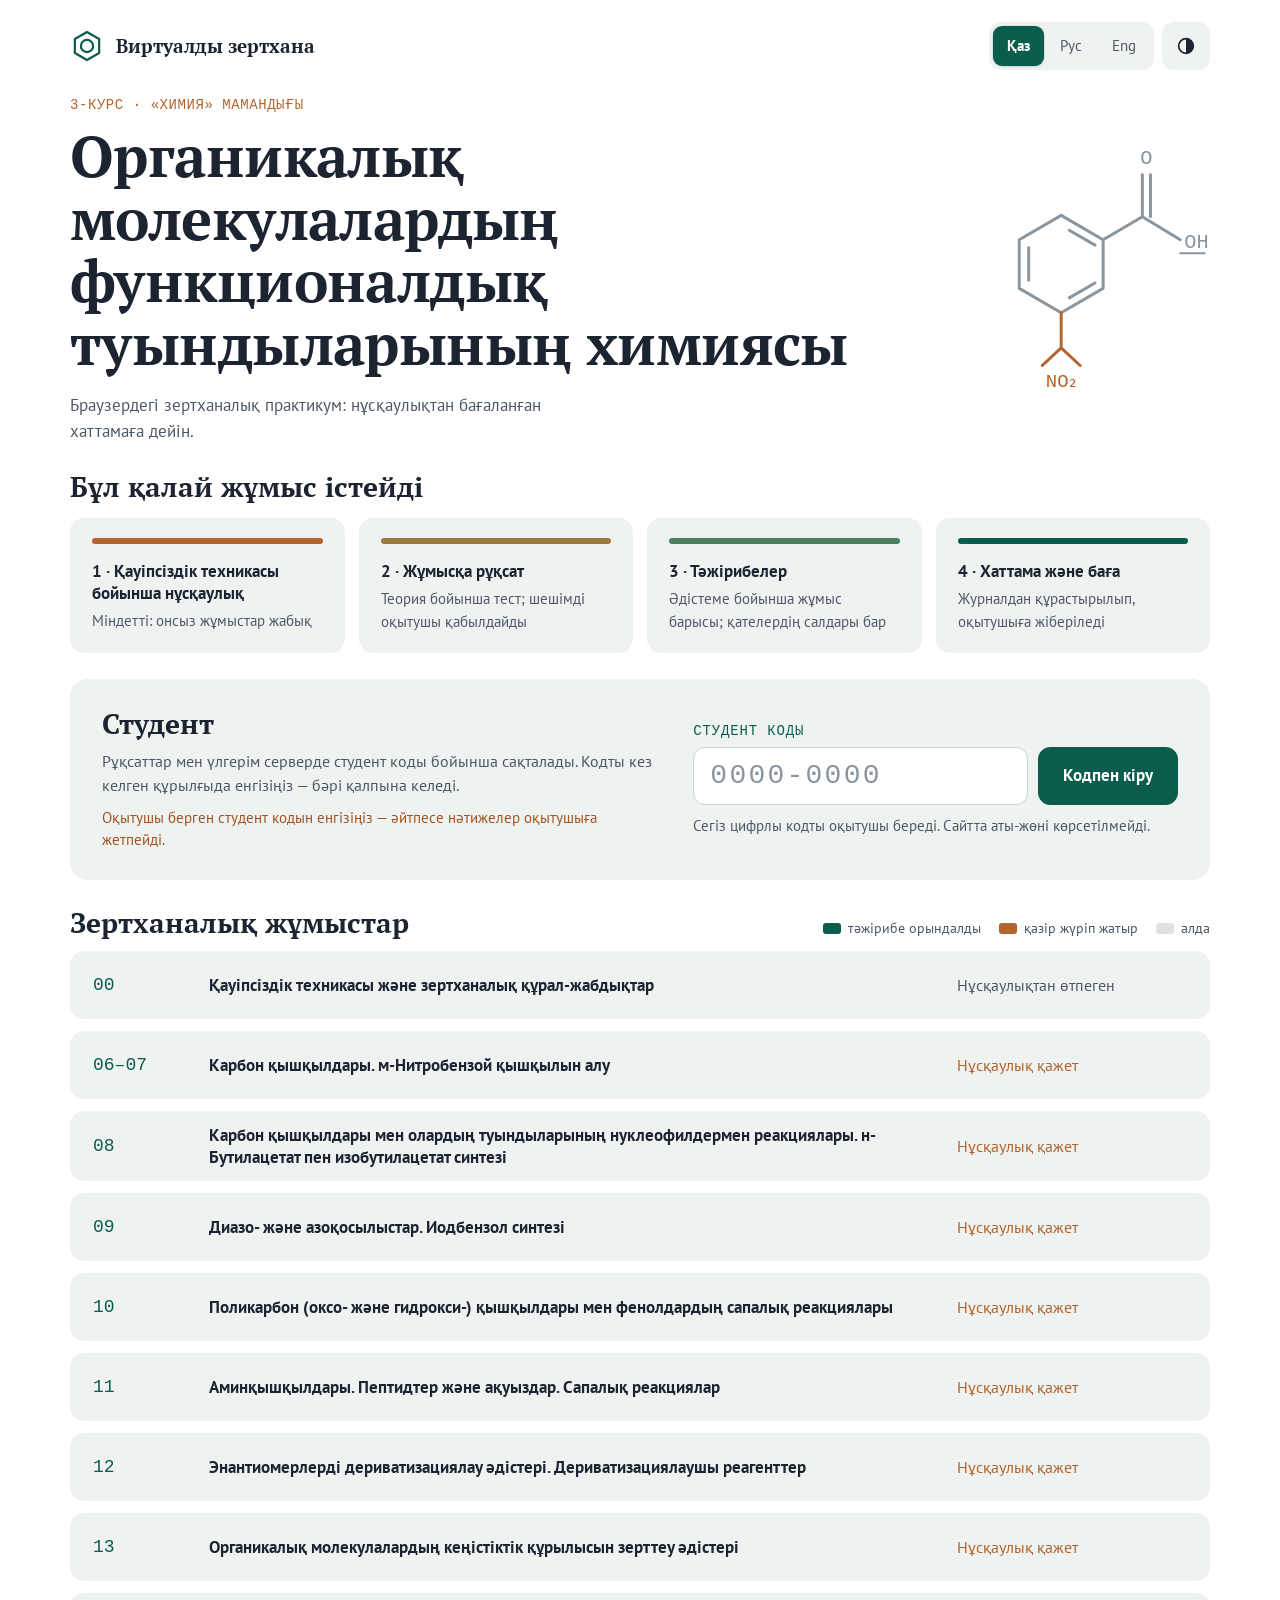
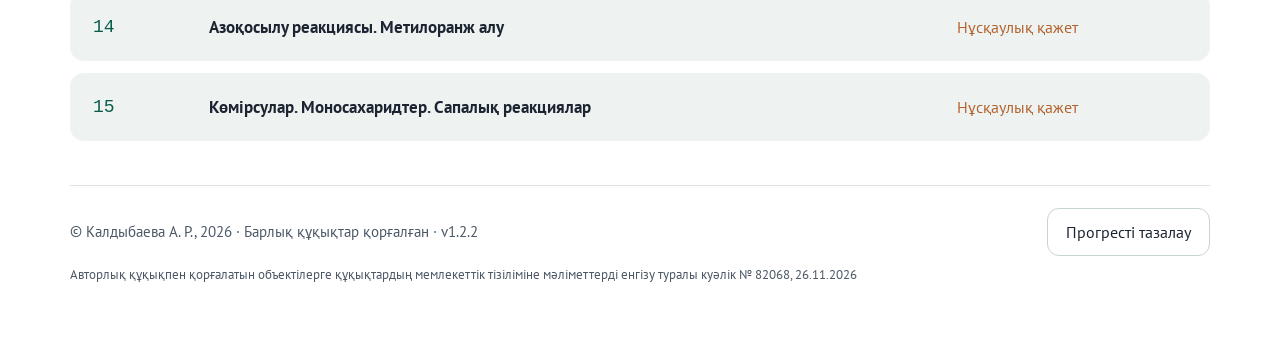
<file: index.html>
<!doctype html>
<html lang="kk" translate="no" class="notranslate">
<head>
<meta charset="utf-8">
<meta name="google" content="notranslate">
<meta name="viewport" content="width=device-width,initial-scale=1,viewport-fit=cover">
<title>Виртуалды зертхана · Виртуальная лаборатория</title>
<meta name="description" content="Виртуальная лаборатория: химия функциональных производных органических молекул">
<meta name="theme-color" content="#0b5d4b">
<link rel="manifest" href="manifest.webmanifest">
<link rel="icon" href="icon.svg" type="image/svg+xml">
<link rel="apple-touch-icon" href="icon-192.png">
<link rel="preconnect" href="https://fonts.googleapis.com">
<link rel="preconnect" href="https://fonts.gstatic.com" crossorigin>
<link rel="stylesheet" href="https://fonts.googleapis.com/css2?family=PT+Serif:wght@400;700&family=PT+Sans:ital,wght@0,400;0,700;1,400&family=PT+Mono&display=swap">
<link rel="stylesheet" href="app/tokens.css">
<link rel="stylesheet" href="app/styles.css">
</head>
<body>
<div id="app" class="wrap"><p style="padding:20px">…</p></div>
<noscript><p style="padding:20px">Включите JavaScript · JavaScript қосыңыз · Please enable JavaScript.</p></noscript>
<script type="module" src="app/main.js"></script>
</body>
</html>
</file>
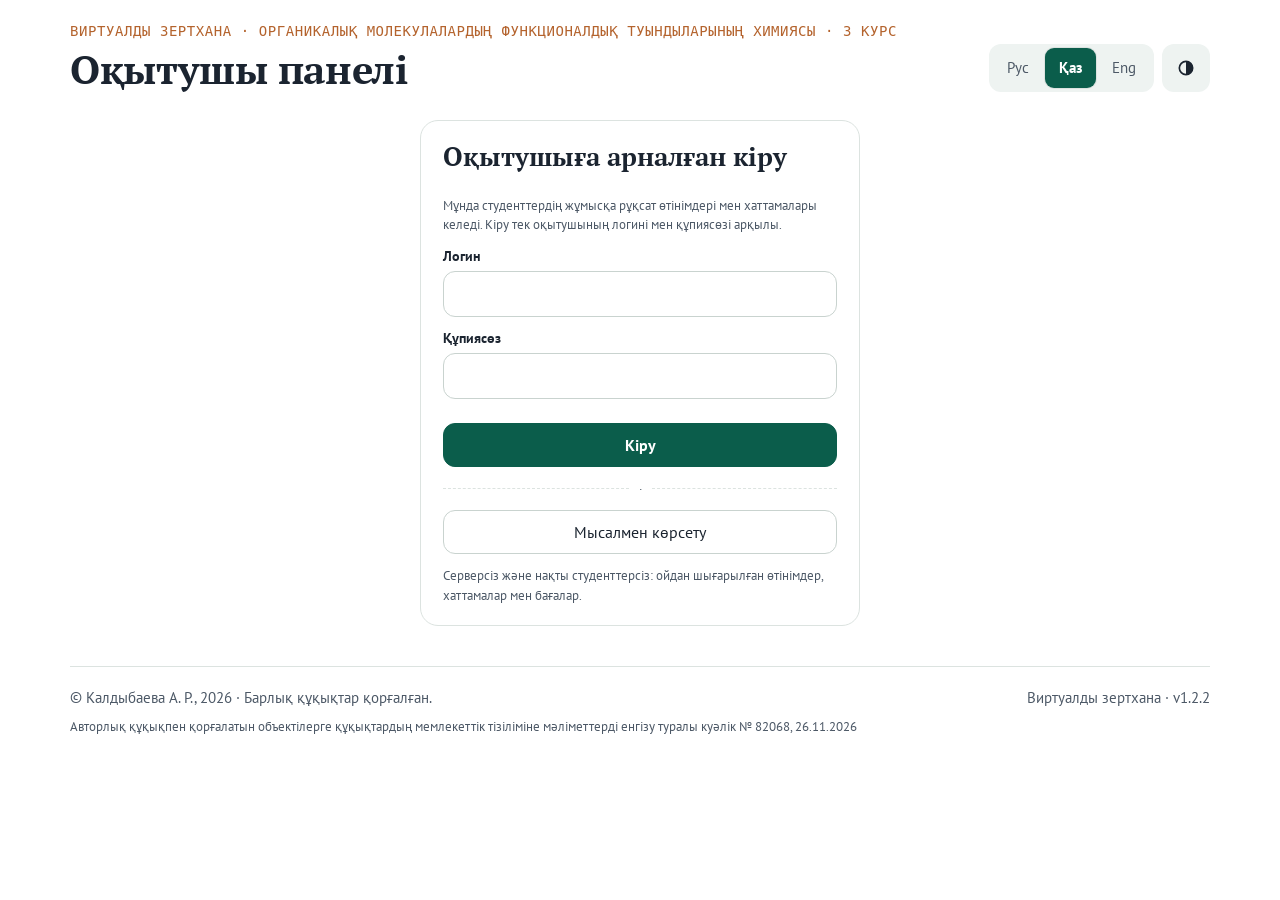
<file: teacher/index.html>
<!doctype html>
<html lang="kk" translate="no" class="notranslate">
<head>
<meta charset="utf-8">
<meta name="google" content="notranslate">
<meta name="viewport" content="width=device-width,initial-scale=1,viewport-fit=cover">
<meta name="robots" content="noindex,nofollow">
<title>Панель преподавателя · Виртуальная лаборатория</title>
<link rel="preconnect" href="https://fonts.googleapis.com">
<link rel="preconnect" href="https://fonts.gstatic.com" crossorigin>
<link rel="stylesheet" href="https://fonts.googleapis.com/css2?family=PT+Serif:wght@400;700&family=PT+Sans:ital,wght@0,400;0,700;1,400&family=PT+Mono&display=swap">
<link rel="stylesheet" href="../app/tokens.css">
<link rel="stylesheet" href="teacher.css">
</head>
<body>
<a class="skip" href="#main">↓</a>
<div class="wrap">
  <header class="top">
    <div class="brand">
      <div class="eyebrow" id="hEyebrow">Виртуалды зертхана</div>
      <h1 id="hTitle">Оқытушы панелі</h1>
    </div>
    <div class="topr">
      <div class="seg" role="group" id="langSeg"></div>
      <button class="b sm icon" type="button" id="themeBtn"></button>
      <button class="b sm" type="button" id="logoutBtn" hidden></button>
    </div>
  </header>
  <div class="demo-banner" id="demoBanner" role="note" hidden></div>
  <main id="main" tabindex="-1"><noscript>JavaScript required.</noscript></main>
  <div class="toast" id="toast" role="status" aria-live="polite" hidden></div>
  <footer class="foot" id="foot"></footer>
</div>
<script type="module" src="app.js"></script>
</body>
</html>
</file>
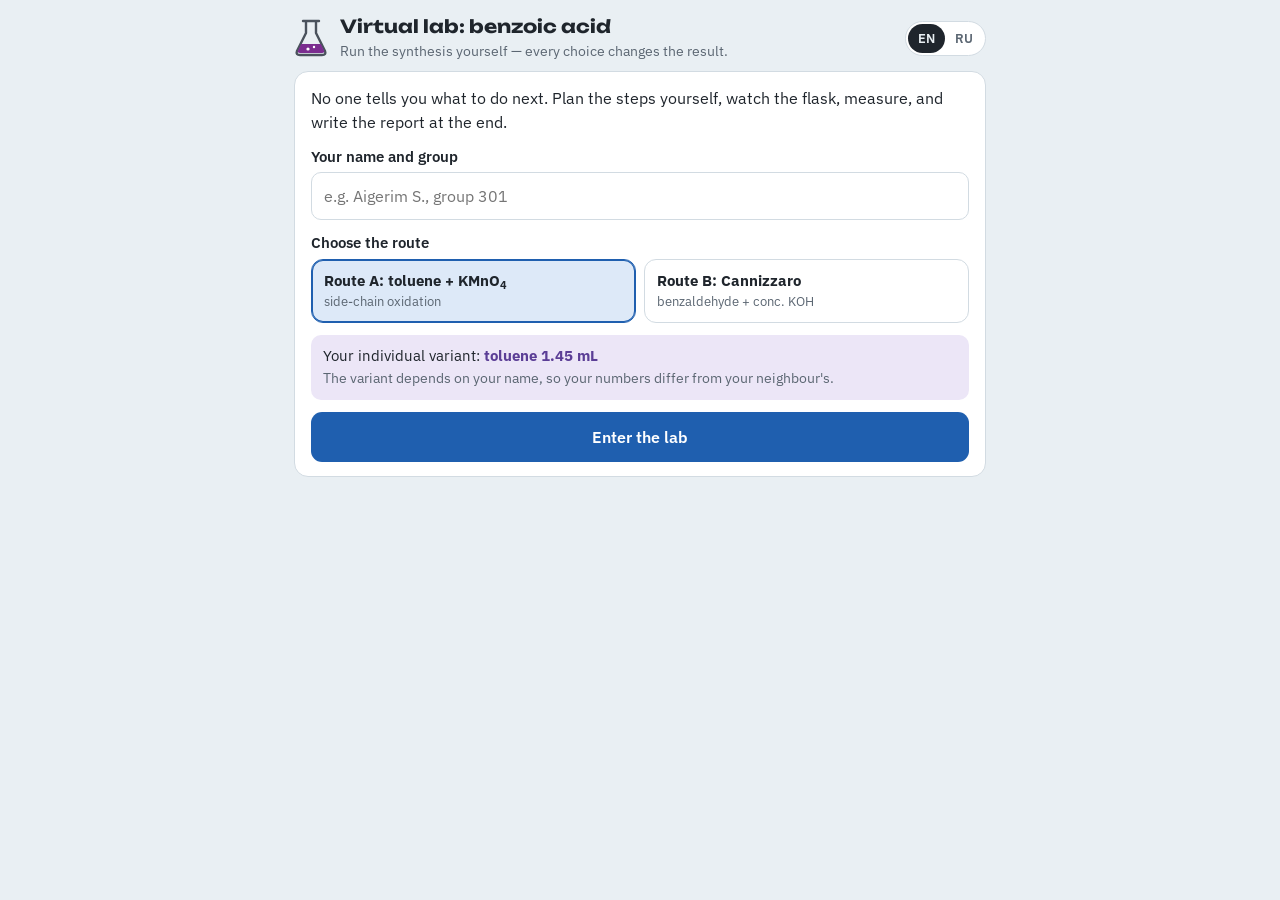
<file: benzoic-acid-open-simulation.html>
<!DOCTYPE html>
<html lang="en">
<head>
<meta charset="utf-8">
<meta name="viewport" content="width=device-width, initial-scale=1, viewport-fit=cover">
<title>Virtual lab: benzoic acid</title>
<link rel="preconnect" href="https://fonts.googleapis.com">
<link rel="preconnect" href="https://fonts.gstatic.com" crossorigin>
<link href="https://fonts.googleapis.com/css2?family=IBM+Plex+Sans:wght@400;500;600&family=IBM+Plex+Mono:wght@500&family=Unbounded:wght@500;700&display=swap" rel="stylesheet">
<style>
:root {
  --bg: #e9eff3; --surface: #ffffff; --surface-2: #f4f7f9; --ink: #1f252c; --muted: #5b6672; --line: #d2dbe2;
  --carbon: #4a525c; --oxygen: #d7263d; --iodine: #5b3e96; --iodine-soft: #ece6f7;
  --action: #1f5faf; --action-soft: #dde9f8; --on-action: #ffffff;
  --ok: #1e8a5a; --ok-soft: #dcf2e7; --bad: #a8480a; --bad-soft: #fbe9dc;
  --glass: rgba(255,255,255,0.7); --glass-line: #7f8d99; --heat: #e0662e; --ice: rgba(110,170,225,0.22); --ice-line: rgba(80,140,200,0.55);
}
@media (prefers-color-scheme: dark) {
  :root:not([data-theme="light"]) {
    --bg: #11161b; --surface: #1a2129; --surface-2: #212a33; --ink: #e5ebf0; --muted: #9aa6b2; --line: #2e3945;
    --carbon: #a9b3be; --oxygen: #ff5d71; --iodine: #a88ee3; --iodine-soft: #2b2340;
    --action: #6ea7ff; --action-soft: #1d2d45; --on-action: #0f1a2b;
    --ok: #4cc38a; --ok-soft: #173327; --bad: #f0a04b; --bad-soft: #3a2a18;
    --glass: rgba(255,255,255,0.06); --glass-line: #8b98a5; --ice: rgba(110,170,225,0.16);
  }
}
:root[data-theme="dark"] {
  --bg: #11161b; --surface: #1a2129; --surface-2: #212a33; --ink: #e5ebf0; --muted: #9aa6b2; --line: #2e3945;
  --carbon: #a9b3be; --oxygen: #ff5d71; --iodine: #a88ee3; --iodine-soft: #2b2340;
  --action: #6ea7ff; --action-soft: #1d2d45; --on-action: #0f1a2b;
  --ok: #4cc38a; --ok-soft: #173327; --bad: #f0a04b; --bad-soft: #3a2a18;
  --glass: rgba(255,255,255,0.06); --glass-line: #8b98a5; --ice: rgba(110,170,225,0.16);
}
:root { box-sizing: border-box; padding-top: env(safe-area-inset-top, 0px); padding-bottom: env(safe-area-inset-bottom, 0px); }
html { scroll-padding-top: env(safe-area-inset-top, 0px); background: var(--bg); }
*, *::before, *::after { box-sizing: inherit; }
body { margin: 0; background: var(--bg); color: var(--ink); font: 16px/1.5 "IBM Plex Sans", system-ui, -apple-system, "Segoe UI", Roboto, sans-serif; -webkit-text-size-adjust: 100%; }
sub, sup { font-size: 0.72em; line-height: 0; }
sub { vertical-align: -0.28em; }
sup { vertical-align: 0.5em; }
button, input { font: inherit; color: inherit; }
:focus-visible { outline: 3px solid var(--action); outline-offset: 2px; }
.nw { white-space: nowrap; }
.mono { font-family: "IBM Plex Mono", ui-monospace, Menlo, monospace; }
.wrap { max-width: 720px; margin: 0 auto; padding: 0 14px 56px; }

.top { display: flex; align-items: center; gap: 12px; padding: 16px 0 10px; }
.logo { flex: none; width: 34px; height: 40px; }
.titles { flex: 1; min-width: 0; }
.titles h1 { font-family: "Unbounded", "IBM Plex Sans", system-ui, sans-serif; font-weight: 700; font-size: 18px; line-height: 1.2; margin: 0; }
.titles p { margin: 3px 0 0; color: var(--muted); font-size: 13.5px; }
.lang { flex: none; display: inline-flex; border: 1px solid var(--line); border-radius: 999px; background: var(--surface); padding: 2px; }
.lang button { border: 0; background: none; padding: 5px 10px; border-radius: 999px; font-size: 13px; font-weight: 600; color: var(--muted); cursor: pointer; }
.lang button[aria-pressed="true"] { background: var(--ink); color: var(--bg); }

.card { background: var(--surface); border: 1px solid var(--line); border-radius: 14px; padding: 14px 16px; }
.stack > * + * { margin-top: 12px; }
.field { display: block; margin: 0 0 4px; font-weight: 600; font-size: 15px; }
.input { width: 100%; border: 1.5px solid var(--line); border-radius: 10px; padding: 11px 12px; background: var(--surface); font-size: 16px; }
.muted { color: var(--muted); }
.small { font-size: 14px; }
.seg { display: grid; grid-template-columns: 1fr 1fr; gap: 8px; }
.seg button { border: 1.5px solid var(--line); background: var(--surface); border-radius: 12px; padding: 10px 12px; text-align: left; cursor: pointer; }
.seg button b { display: block; font-size: 15px; }
.seg button span { display: block; font-size: 13px; color: var(--muted); }
.seg button[aria-pressed="true"] { border-color: var(--action); box-shadow: inset 0 0 0 1px var(--action); background: var(--action-soft); }
.variant { font-size: 15px; background: var(--iodine-soft); border-radius: 10px; padding: 10px 12px; }
.variant b { color: var(--iodine); }
.btn { border: 0; border-radius: 11px; padding: 13px 16px; font-weight: 600; font-size: 16px; cursor: pointer; background: var(--action); color: var(--on-action); }
.btn.ghost { background: var(--surface); color: var(--ink); border: 1px solid var(--line); }
.btn:disabled { opacity: .4; cursor: default; }
.btn.full { width: 100%; }
.row2 { display: grid; grid-template-columns: 1fr 1fr; gap: 8px; }

/* status bar */
.status { display: flex; flex-wrap: wrap; gap: 6px 14px; align-items: center; font-size: 14px; color: var(--muted); margin: 0 0 8px; }
.status b { color: var(--ink); font-weight: 600; }
.status .viol b { color: var(--bad); }
.ppe { display: flex; flex-wrap: wrap; gap: 6px; margin-bottom: 10px; }
.tog { border: 1.5px dashed var(--line); background: var(--surface); border-radius: 999px; padding: 6px 12px; font-size: 14px; cursor: pointer; font-weight: 500; }
.tog[aria-pressed="true"] { border-style: solid; border-color: var(--ok); background: var(--ok-soft); color: var(--ink); }
.tog[aria-pressed="true"]::before { content: "✓ "; color: var(--ok); font-weight: 700; }

.bench { display: grid; grid-template-columns: 180px 1fr; gap: 14px; align-items: start; }
@media (max-width: 440px) { .bench { grid-template-columns: 138px 1fr; gap: 10px; } }
.bench svg { width: 100%; height: auto; display: block; }
.caption { font-size: 12.5px; color: var(--muted); margin-bottom: 6px; }
.reads { font-size: 13.5px; line-height: 1.4; margin: 0 0 8px; padding: 0; list-style: none; }
.reads li { display: flex; justify-content: space-between; gap: 8px; border-bottom: 1px dashed var(--line); padding: 3px 0; }
.reads li span:last-child { font-family: "IBM Plex Mono", ui-monospace, Menlo, monospace; font-size: 13px; }
.legend { list-style: none; margin: 0; padding: 0; display: flex; flex-direction: column; gap: 5px; font-size: 13.5px; line-height: 1.35; }
.legend li { display: flex; gap: 8px; align-items: flex-start; }
.legend .sw { flex: none; width: 14px; height: 14px; border-radius: 4px; border: 1px solid var(--glass-line); margin-top: 2px; }

.msgs { display: flex; flex-direction: column; gap: 6px; }
.msg { border-radius: 10px; padding: 9px 12px; font-size: 15px; border-left: 4px solid var(--action); background: var(--action-soft); }
.msg.warn { border-left-color: var(--bad); background: var(--bad-soft); }
.msg.good { border-left-color: var(--ok); background: var(--ok-soft); }
.msg.hint { border-left-color: var(--iodine); background: var(--iodine-soft); }
.msg .t { font-family: "IBM Plex Mono", ui-monospace, Menlo, monospace; font-size: 12.5px; color: var(--muted); margin-right: 6px; }

.grp h3 { font-size: 13.5px; color: var(--muted); font-weight: 500; margin: 0 0 6px; }
.grp + .grp { margin-top: 12px; }
.acts { display: flex; flex-wrap: wrap; gap: 7px; }
.act { border: 1.5px solid var(--line); background: var(--surface); border-radius: 10px; padding: 8px 12px; font-size: 15px; cursor: pointer; line-height: 1.3; text-align: left; }
.act.r { border-color: color-mix(in srgb, var(--oxygen) 45%, var(--line)); }
.act.o { border-color: color-mix(in srgb, var(--action) 45%, var(--line)); }
.act.p { border-color: color-mix(in srgb, var(--ok) 55%, var(--line)); }
.act small { display: block; font-size: 12px; color: var(--muted); }
.act:disabled { opacity: .38; cursor: default; }
.act:not(:disabled):hover { background: var(--surface-2); }
.chooser { border: 2px solid var(--action); border-radius: 14px; padding: 14px 16px; background: var(--surface); }
.chooser h3 { margin: 0 0 10px; font-size: 16.5px; }
.opt { display: flex; gap: 10px; align-items: flex-start; border: 1.5px solid var(--line); border-radius: 10px; padding: 10px 12px; margin-bottom: 8px; cursor: pointer; font-size: 15.5px; }
.opt input { margin-top: 4px; accent-color: var(--action); width: 18px; height: 18px; flex: none; }
.opt:has(input:checked) { border-color: var(--action); background: var(--action-soft); }
.sub { font-size: 14px; font-weight: 600; margin: 10px 0 6px; color: var(--muted); }

.aside { list-style: none; margin: 0; padding: 0; display: flex; flex-direction: column; gap: 6px; }
.aside li { display: flex; justify-content: space-between; align-items: center; gap: 10px; font-size: 14.5px; background: var(--surface-2); border-radius: 10px; padding: 8px 10px; }
.aside li .btn { padding: 7px 10px; font-size: 13.5px; flex: none; }
details.nb summary { cursor: pointer; font-weight: 600; font-size: 15px; }
.log { list-style: none; margin: 10px 0 0; padding: 0; font-size: 14px; display: flex; flex-direction: column; gap: 6px; max-height: 360px; overflow-y: auto; }
.log li { border-bottom: 1px dashed var(--line); padding-bottom: 5px; }
.log .t { font-family: "IBM Plex Mono", ui-monospace, Menlo, monospace; font-size: 12.5px; color: var(--muted); margin-right: 6px; }
.log .w { color: var(--bad); }

/* report */
.rep h2 { font-family: "Unbounded", "IBM Plex Sans", system-ui, sans-serif; font-size: 20px; margin: 0 0 4px; }
.kv { list-style: none; padding: 0; margin: 10px 0 0; font-size: 15px; }
.kv li { display: flex; justify-content: space-between; gap: 10px; padding: 6px 0; border-bottom: 1px dashed var(--line); }
.kv li span:last-child { font-weight: 600; text-align: right; }
.calc { display: grid; grid-template-columns: 1fr auto; gap: 8px; align-items: end; margin-top: 10px; }
.calc .btn { padding: 11px 14px; }
.verdict { font-size: 14.5px; margin-top: 6px; }
.verdict.ok { color: var(--ok); font-weight: 600; }
.verdict.no { color: var(--bad); font-weight: 600; }
.tblwrap { overflow-x: auto; margin-top: 8px; }
table { border-collapse: collapse; width: 100%; font-size: 14px; min-width: 460px; }
th, td { border: 1px solid var(--line); padding: 6px 8px; text-align: left; vertical-align: top; }
th { background: var(--surface-2); }
.big { font-family: "Unbounded", "IBM Plex Sans", system-ui, sans-serif; font-size: 26px; font-weight: 700; line-height: 1.1; }

/* mistakes review */
.wr h2 { font-family: "Unbounded", "IBM Plex Sans", system-ui, sans-serif; font-size: 19px; margin: 0 0 4px; }
.wr .sum { color: var(--muted); font-size: 14.5px; margin: 0 0 12px; }
.lossbar { display: flex; height: 16px; border-radius: 8px; overflow: hidden; background: var(--line); margin: 6px 0 8px; }
.lossbar i { display: block; height: 100%; }
.losslist { list-style: none; margin: 0 0 14px; padding: 0; font-size: 14px; display: flex; flex-direction: column; gap: 4px; }
.losslist li { display: flex; gap: 8px; align-items: center; }
.losslist .sw { flex: none; width: 12px; height: 12px; border-radius: 3px; }
.losslist .pc { margin-left: auto; font-family: "IBM Plex Mono", ui-monospace, Menlo, monospace; font-size: 13px; }
.mist { list-style: none; margin: 0; padding: 0; display: flex; flex-direction: column; gap: 8px; }
.mist li { border-radius: 10px; padding: 10px 12px; font-size: 14.5px; border-left: 4px solid var(--bad); background: var(--bad-soft); }
.mist li.safety { border-left-color: var(--oxygen); background: color-mix(in srgb, var(--oxygen) 10%, var(--surface)); }
.mist li.minor { border-left-color: var(--line); background: var(--surface-2); }
.mist li b { display: block; font-size: 15px; }
.mist .tag { display: inline-block; font-size: 11.5px; font-weight: 600; border-radius: 99px; padding: 0 7px; margin-right: 6px; background: var(--surface); border: 1px solid var(--line); vertical-align: 1px; }
.mist .when { font-family: "IBM Plex Mono", ui-monospace, Menlo, monospace; font-size: 12.5px; color: var(--muted); }
.mist p { margin: 4px 0 0; }
.clean { border-left: 4px solid var(--ok); background: var(--ok-soft); border-radius: 10px; padding: 10px 12px; font-size: 15px; }

/* send code */
.send h2 { font-size: 17px; margin: 0 0 6px; }
.codebox { width: 100%; min-height: 96px; border: 1.5px dashed var(--action); border-radius: 10px; padding: 10px; font: 500 12.5px/1.45 "IBM Plex Mono", ui-monospace, Menlo, monospace; background: var(--surface-2); color: var(--ink); resize: none; word-break: break-all; margin-top: 8px; }
.copied { font-size: 14px; margin-top: 6px; min-height: 20px; }
.copied.ok { color: var(--ok); font-weight: 600; }
.copied.no { color: var(--bad); }

/* scene anim */
.anim .liq { animation: rise .55s ease-out both; }
@keyframes rise { from { opacity: 0; transform: translateY(8px); } to { opacity: 1; transform: none; } }
.heatw { animation: flick 1.2s ease-in-out infinite alternate; }
@keyframes flick { from { opacity: .5; } to { opacity: 1; } }
@media (prefers-reduced-motion: reduce) { .anim .liq, .heatw { animation: none; } }
</style>
</head>
<body>
<div class="wrap">
  <header class="top">
    <svg class="logo" viewBox="0 0 34 40" aria-hidden="true">
      <path d="M12 3 L12 15 L3 33 Q1.5 37 6 37 L28 37 Q32.5 37 31 33 L22 15 L22 3" fill="none" stroke="var(--carbon)" stroke-width="2.4" stroke-linejoin="round"/>
      <path d="M7.2 26 L26.8 26 L30 32.6 Q31 35 28 35 L6 35 Q3 35 4 32.6 Z" fill="#7b2d8f"/>
      <circle cx="14" cy="31" r="1.6" fill="#fff"/><circle cx="20" cy="29" r="1.2" fill="#fff"/>
      <line x1="9" y1="3" x2="25" y2="3" stroke="var(--carbon)" stroke-width="2.4" stroke-linecap="round"/>
    </svg>
    <div class="titles"><h1 data-t="title"></h1><p data-t="subtitle"></p></div>
    <div class="lang" role="group" aria-label="Language">
      <button type="button" data-lang="en">EN</button>
      <button type="button" data-lang="ru">RU</button>
    </div>
  </header>
  <main id="app"></main>
</div>

<script>
(function () {
  "use strict";
  var store = {
    get: function (k) { try { return window.localStorage.getItem(k); } catch (e) { return null; } },
    set: function (k, v) { try { window.localStorage.setItem(k, v); } catch (e) {} },
    del: function (k) { try { window.localStorage.removeItem(k); } catch (e) {} }
  };
  function getJSON(k, d) { try { var v = JSON.parse(store.get(k) || "null"); return v == null ? d : v; } catch (e) { return d; } }
  var lang = store.get("vl-lang") === "ru" ? "ru" : "en";
  var reduceMotion = window.matchMedia && window.matchMedia("(prefers-reduced-motion: reduce)").matches;

  var SUBMAP = { "₀":"0","₁":"1","₂":"2","₃":"3","₄":"4","₅":"5","₆":"6","₇":"7","₈":"8","₉":"9" };
  function fmt(s) {
    return String(s)
      .replace(/[₀-₉]+/g, function (m) { return "<sub>" + m.split("").map(function (c) { return SUBMAP[c]; }).join("") + "</sub>"; })
      .replace(/[⁺⁻]+/g, function (m) { return "<sup>" + m.split("").map(function (c) { return c === "⁺" ? "+" : "−"; }).join("") + "</sup>"; });
  }
  function esc(s) { return String(s).replace(/[&<>"]/g, function (c) { return { "&": "&amp;", "<": "&lt;", ">": "&gt;", '"': "&quot;" }[c]; }); }
  function num(x, d) { var s = x.toFixed(d); return lang === "ru" ? s.replace(".", ",") : s; }
  function clockStr(min) { var h = Math.floor(min / 60), m = Math.round(min % 60); return (h < 10 ? "0" : "") + h + ":" + (m < 10 ? "0" : "") + m; }

  /* =============== texts =============== */
  var T = {
    en: {
      title: "Virtual lab: benzoic acid", subtitle: "Run the synthesis yourself — every choice changes the result.",
      s_intro: "No one tells you what to do next. Plan the steps yourself, watch the flask, measure, and write the report at the end.",
      s_name: "Your name and group", s_name_ph: "e.g. Aigerim S., group 301", s_route: "Choose the route",
      rA_t: "Route A: toluene + KMnO₄", rA_s: "side-chain oxidation", rB_t: "Route B: Cannizzaro", rB_s: "benzaldehyde + conc. KOH",
      s_var: "Your individual variant:", var_A: "toluene {v} mL", var_B: "benzaldehyde {v} mL", s_var_note: "The variant depends on your name, so your numbers differ from your neighbour's.",
      s_start: "Enter the lab", s_resume: "Continue the run in progress", s_prev: "Your finished runs",
      bar_route: "Route {r}", bar_time: "Time", bar_viol: "Safety issues", ppe_g: "Goggles", ppe_gl: "Gloves", ppe_c: "Lab coat", hood: "Fume hood",
      g_r: "Reagents", g_e: "Operations", g_p: "Product",
      r_kmno4: "KMnO₄ 5%", r_kmno4_d: "20 mL", r_koh: "Conc. KOH 50%", r_koh_d: "5 mL", r_hcl1: "Conc. HCl", r_hcl1_d: "1 mL", r_hcl02: "Conc. HCl", r_hcl02_d: "0.2 mL (a few drops)",
      r_nahso3: "NaHSO₃", r_nahso3_d: "0.5 g", r_ether: "Diethyl ether", r_ether_d: "15 mL", r_water: "Distilled water", r_water_d: "10 mL",
      e_cond_on: "Attach reflux condenser", e_cond_off: "Remove condenser", e_reflux: "Heat under reflux", e_reflux_d: "30 min",
      e_shake: "Shake on warm water bath", e_shake_d: "10 min", e_room: "Let cool to room T", e_room_d: "10 min", e_ice: "Ice bath", e_ice_d: "10 min",
      e_ph: "Test with pH paper", e_sep: "Pour into separating funnel", e_vent: "Shake and vent the funnel", e_drain: "Separate the layers…", e_filter: "Vacuum filtration…",
      p_recryst: "Recrystallize…", p_dry: "Dry the product", p_dry_d: "30 min", p_weigh: "Weigh", p_mp: "Melting point",
      hint: "Hint", finish: "Finish and write the report", reset: "Start over", reset2: "Tap again to discard this run",
      k_rbf: "round-bottom flask", k_sep: "separating funnel", k_beaker: "beaker", k_prod: "product on a watch glass",
      f_cond: "reflux condenser", f_heat: "heating", f_bath: "warm water bath", f_ice: "ice bath",
      rd_T: "Temperature", rd_V: "Volume", rd_pH: "pH (last test)", rd_none: "—",
      empty: "The working vessel is empty.", prod_here: "Your solid is on the watch glass (see below).",
      aside: "Set aside", takeback: "Take back", notebook: "Lab notebook", nb_empty: "No entries yet.",
      ch_filter: "Vacuum filtration: what do you keep?", keep_filtrate: "Keep the filtrate (the liquid)", keep_solid: "Keep the solid on the filter",
      wash: "Wash the solid with", w_cold: "a little cold water", w_hot: "hot water", w_none: "no wash", go_filter: "Filter", cancel: "Cancel",
      ch_drain: "Which layer stays in your working beaker?", keep_lower: "Lower layer (aqueous)", keep_upper: "Upper layer (ether)", go_drain: "Separate",
      ch_rec: "Recrystallization from water", rec_amount: "How much hot water?", rec_min: "The minimum — just enough to dissolve at the boil", rec_exc: "Plenty — about three times more",
      rec_hf: "Filter the hot solution before cooling (removes insoluble matter)", go_rec: "Recrystallize",
      a_aq: "lower aqueous layer", a_org: "upper ether layer", a_filtrate: "filtrate", a_cake: "filter cake", a_cake_mn: "filter cake with brown MnO₂", a_prev: "previous contents",
      a_liq: "liquid", a_sol: "solid",
      ph_purple: "purple solution", ph_ppurple: "pale purple solution", ph_clear: "colourless solution", ph_milky: "cloudy emulsion", ph_mno2: "brown MnO₂",
      ph_tol: "oily toluene drops on top", ph_ald: "oily benzaldehyde layer on top", ph_ether: "ether layer on top", ph_white: "white precipitate", ph_empty: "empty",
      m_added: "Added {x}.", m_nothing: "Nothing to test here.", m_full: "The vessel is too full for that.", m_novessel: "There's nothing in the working vessel.",
      m_cond_on: "Reflux condenser attached, cooling water on.", m_cond_off: "Condenser removed.",
      m_reflux: "Heated under reflux for 30 min.", m_shake: "Shaken on a warm water bath for 10 min.", m_room: "Left to cool to room temperature.", m_ice: "Cooled in an ice bath.",
      m_dilute: "The base is too dilute — the Cannizzaro reaction barely moves.",
      m_nohe: "Nothing reacts: there's no oxidant or base in the flask.",
      m_ph: "pH paper: pH ≈ {p}.", m_sep: "Poured into a separating funnel.", m_sep_solid: "Solids in a separating funnel clog the stopcock — filter them off first.",
      m_vent: "Shaken, vented, left to settle: two layers.", m_noether: "There's no organic solvent — nothing to extract with.", m_onelayer: "Only one layer — nothing to separate.",
      m_lower: "Kept the lower aqueous layer; the ether layer is set aside.", m_upper: "Kept the upper ether layer; the aqueous layer is set aside.",
      m_filt_none: "Nothing stays on the filter — there's no solid.", m_filt_liq: "Filtered. The solid is set aside; you keep the clear filtrate.",
      m_filt_lost: "Part of your benzoic acid stayed on the filter with the other solid.", m_filt_sol: "Filtered. Your solid stays on the filter; the filtrate is set aside.",
      m_filt_warm: "The liquid was still warm, so more benzoic acid stayed dissolved in the filtrate.",
      m_hotwash: "Hot water dissolves benzoic acid — part of the product went through the filter.",
      m_rec: "Recrystallized: dissolved in hot water, cooled slowly and on ice, filtered.", m_rec_exc: "With so much water, more product stays in the mother liquor.",
      m_rec_mn: "The brown MnO₂ stayed with the crystals — it's insoluble, and only a hot filtration removes it.", m_rec_hf: "Hot filtration removed the insoluble matter.",
      m_dry: "Dried to constant mass.", m_weigh: "Balance: {m} g.", m_weigh_wet: "Balance: {m} g — but the product is still wet, so this mass is too high.",
      m_mp: "Melting range: {a}–{b} °C.", m_mp_wet: "The wet sample bubbles and melts early and unclearly: {a}–{b} °C.", m_residue: "A residue does not melt: an insoluble impurity (MnO₂ or KCl).",
      m_bis_ald: "Bisulfite adds to benzaldehyde and ties it up as an adduct — that part is lost.", m_bis_ok: "The excess permanganate is reduced: the purple colour disappears.", m_bis_more: "Still purple — the permanganate isn't all destroyed yet.",
      m_hot: "The mixture gets hot from the neutralization.", m_redis: "The precipitate dissolves again: the base turns benzoic acid back into soluble benzoate.",
      m_take: "Took back: {x}. The previous contents are set aside.", m_merge: "Added to the solid you already have.",
      m_tol_evap: "Without a condenser part of the toluene boiled away.", m_ether_evap: "The ether boiled off.",
      m_kmno4_bnoh: "KMnO₄ also oxidizes the benzyl alcohol to benzoate.",
      v_ppe: "Handled reagents without full PPE (goggles, gloves, lab coat).", v_hood_hcl: "Conc. HCl used outside the fume hood.",
      v_hood_ether: "Diethyl ether used outside the fume hood.", v_hood_ald: "Benzaldehyde handled outside the fume hood.",
      v_cl2: "Chlorine released: HCl met KMnO₄ or hot MnO₂.", v_nocond: "A flammable liquid was heated without a reflux condenser.",
      v_etherheat: "Ether next to heat: it boiled off — a fire risk.", v_etherwarm: "Warm mixture shaken with ether: pressure built up in the funnel.",
      h_ppe: "Put on goggles, gloves and a lab coat first.", h_a_kmno4: "Add KMnO₄ solution in portions.", h_a_cond: "Attach a reflux condenser before heating.",
      h_a_reflux: "Heat under reflux.", h_a_more: "The purple is gone but toluene is left: add more KMnO₄ and reflux again.",
      h_a_bis: "Oxidation is complete. Destroy the excess KMnO₄ with NaHSO₃ until the purple disappears.", h_a_filter: "Filter off the brown MnO₂ while hot and keep the filtrate.",
      h_b_koh: "Add conc. KOH.", h_b_shake: "Shake on a warm water bath until the oily layer disappears.", h_b_cool: "Cool the mixture before you add ether.",
      h_b_sep: "Pour the mixture into a separating funnel.", h_b_ether: "Add diethyl ether (in the fume hood).", h_b_vent: "Shake and vent the funnel.",
      h_b_drain: "Separate the layers and keep the lower aqueous one.", h_b_again: "Extract the aqueous layer once more: pour it back into the funnel, add fresh ether, shake, keep the lower layer.",
      h_take: "Your benzoate or benzoic acid is in a portion you set aside — take it back.", h_acid: "Acidify with conc. HCl to pH ≈ 2 (fume hood) and check with pH paper.",
      h_ice: "Cool in an ice bath to complete the crystallization.", h_collect: "Filter, keep the solid and wash it with a little cold water.",
      h_rec: "Recrystallize from the minimum of hot water.", h_rec_hf: "Recrystallize with a hot filtration to remove the brown MnO₂.",
      h_dry: "Dry the product.", h_weigh: "Weigh the dry product.", h_mp: "Measure the melting point.", h_done: "You're done — write the report.", h_stuck: "Think about what's in the flask and what it needs next.",
      rep_t: "Laboratory report", rep_who: "Student", rep_route: "Route", rep_start: "Starting material", rep_n: "Amount of starting material",
      rep_q1: "Theoretical yield of benzoic acid, g", rep_q2: "Percent yield, %", rep_check: "Check", rep_ok: "Correct.", rep_no: "Not quite — recheck your calculation.",
      rep_need: "Weigh the dry product first to calculate the yield.", rep_mass: "Isolated mass", rep_mp: "Melting range", rep_notmeas: "not measured",
      rep_viol: "Safety issues", rep_none: "none", rep_hints: "Hints used", rep_time: "Lab time", rep_verdict: "Conclusion",
      c_pure: "Sharp melting at 122–123 °C: pure benzoic acid.", c_impure: "Low, broad melting range: the product is impure — recrystallize again.", c_wet: "The product was not dry.", c_nomp: "Identity and purity not confirmed (no melting point).",
      c_insol: "An insoluble residue (MnO₂ or KCl) is present.",
      rep_cmp: "Comparison of routes", th_route: "Route", th_start: "Starting material", th_agent: "Redox agent", th_by: "By-product(s)", th_mass: "Mass, g", th_yield: "Yield, %", th_mp: "m.p., °C",
      rowA_start: "Toluene", rowA_agent: "KMnO₄", rowA_by: "MnO₂", rowB_start: "Benzaldehyde", rowB_agent: "self, base-mediated", rowB_by: "Benzyl alcohol",
      rep_show: "Show this report to your teacher.", rep_back: "Back to the bench", rep_other: "Run the other route", rep_new: "New run",
      name_none: "(no name)", u_g: "g", u_ml: "mL",
      wr_t: "What went wrong", wr_sum: "{n} issue(s) found: {s} safety, {o} technique.", wr_clean: "No mistakes found — a clean run.",
      wr_where: "Where did your benzoic acid go?", wr_note: "Share of the theoretical amount.",
      lb_prod: "In your product", lb_unr: "Starting material never converted", lb_sol: "Left in solutions (dissolved or as benzoate)",
      lb_solid: "Left as a solid in a set-aside portion or the flask", lb_other: "Lost in washing, recrystallization, evaporation, side reactions",
      snd_t: "Send your result to the teacher", snd_p: "Copy this code and send it to your teacher, for example in the group chat. It contains your report and the list of mistakes.",
      snd_copy: "Copy code", snd_ok: "Copied — now paste it into the chat.", snd_manual: "Couldn't copy automatically. The code is selected — copy it by hand.",
      snd_note: "If you go back and change something, send the new code — your teacher keeps the latest one.", snd_name: "Enter your name and group so your teacher knows whose result this is:",
      tag_safety: "safety", tag_yield: "yield", tag_purity: "purity", tag_minor: "minor", at: "at", times: "×{n}", fixed: "You corrected this later."
    },
    ru: {
      title: "Виртуальная лаборатория: бензойная кислота", subtitle: "Проведите синтез сами — каждое решение меняет результат.",
      s_intro: "Никто не подсказывает следующий шаг. Спланируйте его сами, следите за колбой, измеряйте и в конце напишите отчёт.",
      s_name: "Фамилия, имя и группа", s_name_ph: "например, Айгерим С., группа 301", s_route: "Выберите путь синтеза",
      rA_t: "Путь A: толуол + KMnO₄", rA_s: "окисление боковой цепи", rB_t: "Путь B: Канниццаро", rB_s: "бензальдегид + конц. KOH",
      s_var: "Ваш индивидуальный вариант:", var_A: "толуол {v} мл", var_B: "бензальдегид {v} мл", s_var_note: "Вариант зависит от имени, поэтому цифры у соседа будут другими.",
      s_start: "Войти в лабораторию", s_resume: "Продолжить начатый опыт", s_prev: "Завершённые опыты",
      bar_route: "Путь {r}", bar_time: "Время", bar_viol: "Нарушения ТБ", ppe_g: "Очки", ppe_gl: "Перчатки", ppe_c: "Халат", hood: "Вытяжной шкаф",
      g_r: "Реактивы", g_e: "Операции", g_p: "Продукт",
      r_kmno4: "KMnO₄ 5%", r_kmno4_d: "20 мл", r_koh: "Конц. KOH 50%", r_koh_d: "5 мл", r_hcl1: "Конц. HCl", r_hcl1_d: "1 мл", r_hcl02: "Конц. HCl", r_hcl02_d: "0,2 мл (несколько капель)",
      r_nahso3: "NaHSO₃", r_nahso3_d: "0,5 г", r_ether: "Диэтиловый эфир", r_ether_d: "15 мл", r_water: "Дистиллированная вода", r_water_d: "10 мл",
      e_cond_on: "Присоединить обратный холодильник", e_cond_off: "Снять холодильник", e_reflux: "Кипятить с обратным холодильником", e_reflux_d: "30 мин",
      e_shake: "Встряхивать на тёплой водяной бане", e_shake_d: "10 мин", e_room: "Остудить до комнатной T", e_room_d: "10 мин", e_ice: "Ледяная баня", e_ice_d: "10 мин",
      e_ph: "Проверить индикаторной бумагой", e_sep: "Перелить в делительную воронку", e_vent: "Встряхнуть воронку, стравить давление", e_drain: "Разделить слои…", e_filter: "Фильтрование под вакуумом…",
      p_recryst: "Перекристаллизовать…", p_dry: "Высушить продукт", p_dry_d: "30 мин", p_weigh: "Взвесить", p_mp: "Температура плавления",
      hint: "Подсказка", finish: "Завершить и написать отчёт", reset: "Начать заново", reset2: "Нажмите ещё раз, чтобы сбросить опыт",
      k_rbf: "круглодонная колба", k_sep: "делительная воронка", k_beaker: "стакан", k_prod: "продукт на часовом стекле",
      f_cond: "обратный холодильник", f_heat: "нагрев", f_bath: "тёплая водяная баня", f_ice: "ледяная баня",
      rd_T: "Температура", rd_V: "Объём", rd_pH: "pH (последний замер)", rd_none: "—",
      empty: "Рабочий сосуд пуст.", prod_here: "Ваш осадок на часовом стекле (см. ниже).",
      aside: "Отставлено", takeback: "Вернуть", notebook: "Лабораторный журнал", nb_empty: "Записей пока нет.",
      ch_filter: "Фильтрование под вакуумом: что оставить?", keep_filtrate: "Оставить фильтрат (жидкость)", keep_solid: "Оставить осадок на фильтре",
      wash: "Промыть осадок", w_cold: "небольшим количеством холодной воды", w_hot: "горячей водой", w_none: "не промывать", go_filter: "Фильтровать", cancel: "Отмена",
      ch_drain: "Какой слой остаётся в рабочем стакане?", keep_lower: "Нижний слой (водный)", keep_upper: "Верхний слой (эфирный)", go_drain: "Разделить",
      ch_rec: "Перекристаллизация из воды", rec_amount: "Сколько горячей воды?", rec_min: "Минимум — ровно столько, чтобы растворить при кипении", rec_exc: "С избытком — примерно втрое больше",
      rec_hf: "Отфильтровать горячий раствор перед охлаждением (убирает нерастворимое)", go_rec: "Перекристаллизовать",
      a_aq: "нижний водный слой", a_org: "верхний эфирный слой", a_filtrate: "фильтрат", a_cake: "осадок с фильтра", a_cake_mn: "осадок с фильтра с бурым MnO₂", a_prev: "прежнее содержимое",
      a_liq: "жидкость", a_sol: "твёрдое",
      ph_purple: "фиолетовый раствор", ph_ppurple: "бледно-фиолетовый раствор", ph_clear: "бесцветный раствор", ph_milky: "мутная эмульсия", ph_mno2: "бурый MnO₂",
      ph_tol: "маслянистые капли толуола сверху", ph_ald: "маслянистый слой бензальдегида сверху", ph_ether: "эфирный слой сверху", ph_white: "белый осадок", ph_empty: "пусто",
      m_added: "Добавлено: {x}.", m_nothing: "Здесь нечего проверять.", m_full: "Сосуд слишком полон для этого.", m_novessel: "В рабочем сосуде ничего нет.",
      m_cond_on: "Обратный холодильник присоединён, вода включена.", m_cond_off: "Холодильник снят.",
      m_reflux: "Кипячение с обратным холодильником 30 мин.", m_shake: "Встряхивание на тёплой водяной бане 10 мин.", m_room: "Остужено до комнатной температуры.", m_ice: "Охлаждено на ледяной бане.",
      m_dilute: "Щёлочь слишком разбавлена — реакция Канниццаро почти не идёт.",
      m_nohe: "Ничего не реагирует: в колбе нет ни окислителя, ни щёлочи.",
      m_ph: "Индикаторная бумага: pH ≈ {p}.", m_sep: "Перелито в делительную воронку.", m_sep_solid: "Осадок в делительной воронке забьёт кран — сначала отфильтруйте его.",
      m_vent: "Встряхнули, стравили давление, дали отстояться: два слоя.", m_noether: "Нет органического растворителя — экстрагировать нечем.", m_onelayer: "Слой один — разделять нечего.",
      m_lower: "Оставлен нижний водный слой; эфирный слой отставлен.", m_upper: "Оставлен верхний эфирный слой; водный слой отставлен.",
      m_filt_none: "На фильтре ничего не остаётся — осадка нет.", m_filt_liq: "Отфильтровано. Осадок отставлен, у вас прозрачный фильтрат.",
      m_filt_lost: "Часть бензойной кислоты осталась на фильтре вместе с другим осадком.", m_filt_sol: "Отфильтровано. Ваш осадок на фильтре, фильтрат отставлен.",
      m_filt_warm: "Жидкость была ещё тёплой, поэтому больше бензойной кислоты осталось в фильтрате.",
      m_hotwash: "Горячая вода растворяет бензойную кислоту — часть продукта ушла через фильтр.",
      m_rec: "Перекристаллизовано: растворено в горячей воде, медленно охлаждено и на льду, отфильтровано.", m_rec_exc: "При таком количестве воды больше продукта осталось в маточном растворе.",
      m_rec_mn: "Бурый MnO₂ остался с кристаллами — он нерастворим, убрать его можно только горячим фильтрованием.", m_rec_hf: "Горячее фильтрование убрало нерастворимые примеси.",
      m_dry: "Высушено до постоянной массы.", m_weigh: "Весы: {m} г.", m_weigh_wet: "Весы: {m} г — но продукт ещё влажный, масса завышена.",
      m_mp: "Интервал плавления: {a}–{b} °C.", m_mp_wet: "Влажный образец пузырится и плавится рано и нечётко: {a}–{b} °C.", m_residue: "Остаток не плавится: нерастворимая примесь (MnO₂ или KCl).",
      m_bis_ald: "Бисульфит присоединяется к бензальдегиду и связывает его — эта часть потеряна.", m_bis_ok: "Избыток перманганата восстановлен: фиолетовая окраска исчезла.", m_bis_more: "Всё ещё фиолетовый — перманганат уничтожен не полностью.",
      m_hot: "Смесь разогревается от нейтрализации.", m_redis: "Осадок снова растворяется: щёлочь превращает бензойную кислоту обратно в растворимый бензоат.",
      m_take: "Возвращено: {x}. Прежнее содержимое отставлено.", m_merge: "Добавлено к уже имеющемуся осадку.",
      m_tol_evap: "Без холодильника часть толуола выкипела.", m_ether_evap: "Эфир выкипел.",
      m_kmno4_bnoh: "KMnO₄ окисляет и бензиловый спирт — до бензоата.",
      v_ppe: "Работа с реактивами без полной защиты (очки, перчатки, халат).", v_hood_hcl: "Конц. HCl вне вытяжного шкафа.",
      v_hood_ether: "Диэтиловый эфир вне вытяжного шкафа.", v_hood_ald: "Бензальдегид вне вытяжного шкафа.",
      v_cl2: "Выделился хлор: HCl встретилась с KMnO₄ или горячим MnO₂.", v_nocond: "Горючая жидкость нагревалась без обратного холодильника.",
      v_etherheat: "Эфир рядом с нагревом: он выкипел — риск пожара.", v_etherwarm: "Тёплую смесь встряхивали с эфиром: в воронке росло давление.",
      h_ppe: "Сначала наденьте очки, перчатки и халат.", h_a_kmno4: "Добавьте раствор KMnO₄ порциями.", h_a_cond: "Перед нагревом присоедините обратный холодильник.",
      h_a_reflux: "Кипятите с обратным холодильником.", h_a_more: "Окраска исчезла, но толуол остался: добавьте ещё KMnO₄ и снова кипятите.",
      h_a_bis: "Окисление закончено. Уничтожьте избыток KMnO₄ бисульфитом, пока не исчезнет окраска.", h_a_filter: "Отфильтруйте бурый MnO₂ горячим и оставьте фильтрат.",
      h_b_koh: "Добавьте конц. KOH.", h_b_shake: "Встряхивайте на тёплой бане, пока не исчезнет маслянистый слой.", h_b_cool: "Охладите смесь перед добавлением эфира.",
      h_b_sep: "Перелейте смесь в делительную воронку.", h_b_ether: "Добавьте диэтиловый эфир (в вытяжном шкафу).", h_b_vent: "Встряхните воронку и стравите давление.",
      h_b_drain: "Разделите слои и оставьте нижний, водный.", h_b_again: "Проэкстрагируйте водный слой ещё раз: верните его в воронку, добавьте свежий эфир, встряхните, оставьте нижний слой.",
      h_take: "Бензоат или бензойная кислота — в отставленной порции. Верните её.", h_acid: "Подкислите конц. HCl до pH ≈ 2 (вытяжной шкаф) и проверьте индикаторной бумагой.",
      h_ice: "Охладите на ледяной бане, чтобы кристаллизация завершилась.", h_collect: "Отфильтруйте, оставьте осадок и промойте небольшим количеством холодной воды.",
      h_rec: "Перекристаллизуйте из минимума горячей воды.", h_rec_hf: "Перекристаллизуйте с горячим фильтрованием, чтобы убрать бурый MnO₂.",
      h_dry: "Высушите продукт.", h_weigh: "Взвесьте сухой продукт.", h_mp: "Измерьте температуру плавления.", h_done: "Всё готово — пишите отчёт.", h_stuck: "Подумайте, что сейчас в колбе и что ей нужно дальше.",
      rep_t: "Отчёт о лабораторной работе", rep_who: "Студент", rep_route: "Путь", rep_start: "Исходное вещество", rep_n: "Количество исходного вещества",
      rep_q1: "Теоретический выход бензойной кислоты, г", rep_q2: "Практический выход, %", rep_check: "Проверить", rep_ok: "Верно.", rep_no: "Не совсем — пересчитайте.",
      rep_need: "Чтобы рассчитать выход, сначала взвесьте сухой продукт.", rep_mass: "Масса продукта", rep_mp: "Интервал плавления", rep_notmeas: "не измерено",
      rep_viol: "Нарушения ТБ", rep_none: "нет", rep_hints: "Подсказок использовано", rep_time: "Время в лаборатории", rep_verdict: "Вывод",
      c_pure: "Чёткое плавление при 122–123 °C: чистая бензойная кислота.", c_impure: "Низкий растянутый интервал плавления: продукт загрязнён — нужна повторная перекристаллизация.", c_wet: "Продукт не был высушен.", c_nomp: "Подлинность и чистота не подтверждены (т. пл. не измерена).",
      c_insol: "Есть нерастворимый остаток (MnO₂ или KCl).",
      rep_cmp: "Сравнение путей синтеза", th_route: "Путь", th_start: "Исходное вещество", th_agent: "Окислитель", th_by: "Побочные продукты", th_mass: "Масса, г", th_yield: "Выход, %", th_mp: "Т. пл., °C",
      rowA_start: "Толуол", rowA_agent: "KMnO₄", rowA_by: "MnO₂", rowB_start: "Бензальдегид", rowB_agent: "сам (в щёлочи)", rowB_by: "Бензиловый спирт",
      rep_show: "Покажите этот отчёт преподавателю.", rep_back: "Вернуться к столу", rep_other: "Провести другой путь", rep_new: "Новый опыт",
      name_none: "(без имени)", u_g: "г", u_ml: "мл",
      wr_t: "Что было сделано не так", wr_sum: "Найдено замечаний: {n} (ТБ — {s}, техника — {o}).", wr_clean: "Ошибок не найдено — чистая работа.",
      wr_where: "Куда делась бензойная кислота?", wr_note: "Доля от теоретического количества.",
      lb_prod: "В вашем продукте", lb_unr: "Исходное вещество не прореагировало", lb_sol: "Осталась в растворах (растворена или в виде бензоата)",
      lb_solid: "Осталась осадком в отставленной порции или колбе", lb_other: "Потери при промывке, перекристаллизации, испарении, побочных реакциях",
      snd_t: "Отправьте результат преподавателю", snd_p: "Скопируйте этот код и отправьте преподавателю, например в чат группы. В нём ваш отчёт и список ошибок.",
      snd_copy: "Скопировать код", snd_ok: "Скопировано — вставьте код в чат.", snd_manual: "Автоматически скопировать не получилось. Код выделен — скопируйте его вручную.",
      snd_note: "Если вернётесь к опыту и что-то измените, отправьте новый код — у преподавателя сохранится последний.", snd_name: "Укажите фамилию, имя и группу, чтобы преподаватель понял, чей это результат:",
      tag_safety: "ТБ", tag_yield: "выход", tag_purity: "чистота", tag_minor: "мелочь", at: "в", times: "×{n}", fixed: "Позже вы это исправили."
    }
  };
  function tr(k, vars) {
    var s = (T[lang] && T[lang][k]) || T.en[k] || k;
    if (vars) Object.keys(vars).forEach(function (v) {
      var val = vars[v];
      if (typeof val === "string" && val.charAt(0) === "@") val = tr(val.slice(1));
      s = s.split("{" + v + "}").join(val);
    });
    return s;
  }

  /* =============== chemistry constants =============== */
  var M = { tol: 92.14, ald: 106.12, ba: 122.12, mno2: 86.94, kcl: 74.55, bnoh: 108.14, kmno4: 158.03 };
  var DENS = { tol: 0.867, ald: 1.044, bnoh: 1.044 };
  var P = { kmno4: 6.45, kmno4V: 20, koh: 67.3, kohV: 5, hcl1: 12.0, hcl02: 2.4, nahso3: 4.8, ether: 15, water: 10 };
  var SOL = [[0, 1.7], [20, 2.9], [40, 5.5], [60, 11.5], [80, 27], [100, 56]];
  function sol(t) { t = Math.max(0, Math.min(100, t)); for (var i = 1; i < SOL.length; i++) if (t <= SOL[i][0]) { var a = SOL[i - 1], b = SOL[i]; return a[1] + (b[1] - a[1]) * (t - a[0]) / (b[0] - a[0]); } return 56; }
  function dissolvable(t, vml) { return sol(t) * vml / M.ba; }
  function mL(sp, mmol) { return mmol * M[sp] / DENS[sp] / 1000; }

  var VOLS_A = [1.00, 1.05, 1.10, 1.15, 1.20, 1.25, 1.30, 1.35, 1.40, 1.45, 1.50];
  var VOLS_B = [2.0, 2.1, 2.2, 2.3, 2.4, 2.5, 2.6, 2.7, 2.8, 2.9, 3.0];
  function hash(s) { var h = 2166136261; for (var i = 0; i < s.length; i++) { h ^= s.charCodeAt(i); h = Math.imul(h, 16777619); } return Math.abs(h); }
  function variantFor(name, route) {
    var idx = name.trim() ? hash(name.trim().toLowerCase() + route) % 11 : (parseInt(store.get("vl-rnd") || "-1", 10));
    if (idx < 0 || isNaN(idx)) { idx = Math.floor(Math.random() * 11); store.set("vl-rnd", String(idx)); }
    var v = route === "A" ? VOLS_A[idx] : VOLS_B[idx];
    var n = route === "A" ? v * DENS.tol / M.tol * 1000 : v * DENS.ald / M.ald * 1000;
    return { vol: v, n: n };
  }

  /* =============== state =============== */
  var SP = ["tol", "ald", "kmno4", "mno2", "bz", "bzh", "koh", "hcl", "kcl", "bnoh", "hso3", "water", "ether"];
  function emptyVessel(kind) { var v = { kind: kind || "rbf", T: 20, cond: false, shaken: false, emul: false }; SP.forEach(function (k) { v[k] = 0; }); return v; }
  var lab = getJSON("vl-state", null);
  var setup = { name: store.get("vl-name") || "", route: store.get("vl-route") === "B" ? "B" : "A" };
  var results = getJSON("vl-results", { A: null, B: null });
  var ui = { chooser: null, resetArmed: false, anim: false, screen: lab ? (lab.finished ? "report" : "lab") : "setup" };

  function save() { if (lab) store.set("vl-state", JSON.stringify(lab)); else store.del("vl-state"); }
  function newLab() {
    var va = variantFor(setup.name, setup.route);
    var v = emptyVessel("rbf");
    if (setup.route === "A") v.tol = va.n; else v.ald = va.n;
    lab = { route: setup.route, name: setup.name.trim(), vol: va.vol, n0: va.n, v: v, prod: null, aside: [], log: [], viol: {}, clock: 0,
      ppe: { g: false, gl: false, c: false }, hood: false, hints: 0, mass: null, massWet: false, mp: null, lastPH: null, extractions: 0, finished: false, calc: {} };
    save();
  }

  /* =============== log & messages =============== */
  var last = [];
  function say(k, vars, type) { last.push({ k: k, v: vars || null, type: type || "info" }); }
  function obsList(v) {
    if (!v) return [];
    var out = [], aqV = v.water, thrT = 0.03 * lab.n0;
    if (aqV > 0) {
      var c = v.kmno4 / aqV;
      if (c > 0.004) out.push("ph_purple"); else if (c > 0.0006) out.push("ph_ppurple");
      else if (v.emul) out.push("ph_milky"); else out.push("ph_clear");
    }
    if (v.mno2 > 0.05) out.push("ph_mno2");
    if (v.tol > thrT && v.ether < 1) out.push("ph_tol");
    if (v.ald > 0.05 * lab.n0 && v.ether < 1) out.push("ph_ald");
    if (v.ether > 0.5) out.push("ph_ether");
    if (solidBA(v) > 0.15) out.push("ph_white");
    if (!out.length) out.push("ph_empty");
    return out;
  }
  function commit(actionKey, actionVars, withObs, still) {
    var entry = { t: lab.clock, a: actionKey ? { k: actionKey, v: actionVars || null } : null, m: last.slice(), o: withObs && lab.v ? obsList(lab.v) : null };
    lab.log.push(entry);
    lab.lastMsgs = entry;
    last = [];
    ui.anim = !still;
    save();
    render();
  }
  function violate(key) { lab.viol[key] = (lab.viol[key] || 0) + 1; say(key, null, "warn"); }
  function ppeOk() { return lab.ppe.g && lab.ppe.gl && lab.ppe.c; }
  function checkPPE() { if (!ppeOk()) violate("v_ppe"); }

  /* =============== chemistry helpers =============== */
  function solidBA(v) { return Math.max(0, v.bzh - dissolvable(v.T, Math.max(v.water, 0.5))); }
  function volume(v) { return v.water + v.ether + mL("tol", v.tol) + mL("ald", v.ald) + mL("bnoh", v.bnoh); }
  function heatUp(v, dT) { v.T = Math.min(95, v.T + dT); }
  function neutralize(v, h) {
    var d = Math.min(v.koh, h); v.koh -= d; h -= d; var heat = d;
    var e = Math.min(v.bz, h); v.bz -= e; v.bzh += e; v.kcl += e + d; h -= e;
    v.hcl += h;
    if (heat > 0.5 && v.water > 0) { var dT = heat * 57 / (v.water * 4.18); heatUp(v, dT); if (dT > 6) say("m_hot"); }
  }
  function addBase(v, b) {
    var d = Math.min(v.hcl, b); v.hcl -= d; b -= d;
    var e = Math.min(v.bzh, b); if (e > 0.1 && solidBA(v) > 0.1) say("m_redis"); v.bzh -= e; v.bz += e; b -= e;
    v.koh += b;
  }
  function chlorineCheck(v) {
    if (v.hcl > 0.05 && v.kmno4 > 0.02) {
      var r = Math.min(v.kmno4, v.hcl / 8); v.kmno4 -= r; v.hcl -= 8 * r; violate("v_cl2");
    }
    if (v.hcl > 0.05 && v.mno2 > 0.05 && v.T > 55) {
      var s = Math.min(v.mno2, v.hcl / 4); v.mno2 -= s; v.hcl -= 4 * s; violate("v_cl2");
    }
  }
  function oxidize(v, frac) {
    frac = frac == null ? 1 : frac;
    if (v.hso3 > 0 && v.kmno4 > 0) { var q = Math.min(v.kmno4, v.hso3 / 1.5); v.kmno4 -= q; v.mno2 += q; v.hso3 -= 1.5 * q; }
    var x = Math.min(v.tol, v.kmno4 / 2) * frac;
    v.tol -= x; v.kmno4 -= 2 * x; v.mno2 += 2 * x; addBase(v, x); v.bz += x;
    var y = Math.min(v.ald, v.kmno4 * 1.5) * frac;
    if (y > 0) { v.ald -= y; v.kmno4 -= y / 1.5; v.mno2 += y / 1.5; v.bz += y; var kk = Math.min(v.koh, y / 3); v.koh -= kk; }
    var z = Math.min(v.bnoh, v.kmno4 * 0.75) * frac;
    if (z > 0.05) { v.bnoh -= z; v.kmno4 -= z / 0.75; v.mno2 += z / 0.75; v.bz += z; say("m_kmno4_bnoh"); }
  }
  function cannizzaro(v) {
    if (v.ald <= 0 || v.koh <= 0) return false;
    var conc = v.koh / Math.max(v.water, 0.5), f = conc > 5 ? 0.55 : conc > 2 ? 0.2 : 0.03;
    if (f < 0.1) say("m_dilute", null, "warn");
    var r = Math.min(v.ald * f, v.koh * 2);
    v.ald -= r; v.bz += r / 2; v.bnoh += r / 2; v.koh -= r / 2;
    v.emul = v.ald > 0.05 * lab.n0;
    return true;
  }
  function pH(v) {
    var V = Math.max(v.water, 0.5) / 1000;
    if (v.koh > 0.01) return Math.min(14, 14 + Math.log10(v.koh / 1000 / V));
    if (v.hcl > 0.01) return Math.max(0, -Math.log10(v.hcl / 1000 / V));
    var aq = Math.min(v.bzh, dissolvable(v.T, v.water));
    if (v.bz > 0.01 && v.bzh > 0.01) return 4.2 + Math.log10(v.bz / v.bzh);
    if (v.bz > 0.01) return 8.2;
    if (aq > 0.001) return 0.5 * (4.2 - Math.log10(aq / 1000 / V));
    return 7;
  }

  /* =============== actions =============== */
  function need(v) { if (!v) { say("m_novessel", null, "warn"); commit(null, null, false); return false; } return true; }

  var ACT = {
    kmno4: function (v) {
      if (!need(v)) return; if (volume(v) + P.kmno4V > 240) { say("m_full", null, "warn"); return commit(null, null, true); }
      checkPPE(); v.kmno4 += P.kmno4; v.water += P.kmno4V; v.T = Math.max(20, v.T - 5);
      chlorineCheck(v); lab.clock += 2; lab.lastPH = null; commit("m_added", { x: tr("r_kmno4") + " (" + tr("r_kmno4_d") + ")" }, true);
    },
    koh: function (v) {
      if (!need(v)) return; checkPPE(); if (v.ald > 0.05 && !lab.hood) violate("v_hood_ald"); addBase(v, P.koh); v.water += P.kohV; lab.clock += 2; lab.lastPH = null;
      commit("m_added", { x: tr("r_koh") + " (" + tr("r_koh_d") + ")" }, true);
    },
    hcl1: function (v) { addHCl(v, P.hcl1, 1, "r_hcl1_d"); },
    hcl02: function (v) { addHCl(v, P.hcl02, 0.2, "r_hcl02_d"); },
    nahso3: function (v) {
      if (!need(v)) return; checkPPE();
      var b = P.nahso3;
      if (v.ald > 0.01) { var a = Math.min(v.ald, b); v.ald -= a; b -= a; say("m_bis_ald", null, "warn"); }
      var had = v.kmno4 > 0.02, q = Math.min(v.kmno4, b / 1.5); v.kmno4 -= q; v.mno2 += q; b -= 1.5 * q; v.hso3 += b;
      if (had) say(v.kmno4 > 0.02 ? "m_bis_more" : "m_bis_ok");
      lab.clock += 2; commit("m_added", { x: tr("r_nahso3") + " (" + tr("r_nahso3_d") + ")" }, true);
    },
    ether: function (v) {
      if (!need(v)) return; if (volume(v) + P.ether > 240) { say("m_full", null, "warn"); return commit(null, null, true); }
      checkPPE(); if (!lab.hood) violate("v_hood_ether");
      if (v.T > 34) { violate("v_etherheat"); say("m_ether_evap", null, "warn"); v.T = Math.max(20, v.T - 8); }
      else { v.ether += P.ether; v.shaken = false; }
      lab.clock += 2; commit("m_added", { x: tr("r_ether") + " (" + tr("r_ether_d") + ")" }, true);
    },
    water: function (v) {
      if (!need(v)) return; if (volume(v) + P.water > 240) { say("m_full", null, "warn"); return commit(null, null, true); }
      v.water += P.water; v.T = v.T + (20 - v.T) * 0.15; lab.clock += 1; lab.lastPH = null;
      commit("m_added", { x: tr("r_water") + " (" + tr("r_water_d") + ")" }, true);
    },
    cond: function (v) {
      if (!need(v)) return; v.cond = !v.cond; lab.clock += 1; say(v.cond ? "m_cond_on" : "m_cond_off"); commit(null, null, false);
    },
    reflux: function (v) {
      if (!need(v)) return;
      if (v.ether > 0.5) { violate("v_etherheat"); v.ether = 0; say("m_ether_evap", null, "warn"); }
      if (!v.cond) {
        if (v.tol > 0.01 || v.ald > 0.01 || v.bnoh > 0.01) violate("v_nocond");
        if (v.tol > 0.01) { v.tol *= 0.6; say("m_tol_evap", null, "warn"); }
        v.ald *= 0.9; v.water *= 0.85;
      } else { v.tol *= 0.985; }
      var reacted = v.kmno4 > 0.02;
      oxidize(v, 1);
      if (!reacted) { if (!cannizzaro(v)) { if (!(v.tol > 0 || v.ald > 0)) {} else say("m_nohe"); } }
      v.T = 98; v.heat = "reflux"; v.emul = false; lab.clock += 30; lab.lastPH = null;
      commit("m_reflux", null, true);
    },
    shake: function (v) {
      if (!need(v)) return;
      if (v.ether > 0.5) { violate("v_etherheat"); v.ether *= 0.3; say("m_ether_evap", null, "warn"); }
      if (v.kmno4 > 0.02) oxidize(v, 0.15);
      var did = cannizzaro(v);
      if (!did && v.kmno4 <= 0.02 && (v.tol > 0.01 || v.ald > 0.01)) say("m_nohe");
      v.T = 50; v.heat = "bath"; lab.clock += 10; lab.lastPH = null;
      commit("m_shake", null, true);
    },
    room: function (v) { if (!need(v)) return; v.T = 20; v.heat = null; lab.clock += 10; commit("m_room", null, true); },
    ice: function (v) { if (!need(v)) return; v.T = 2; v.heat = "ice"; lab.clock += 10; commit("m_ice", null, true); },
    ph: function (v) {
      if (!need(v)) return; if (v.water < 0.5) { say("m_nothing"); return commit(null, null, false); }
      var p = Math.round(pH(v) * 2) / 2; lab.lastPH = p; lab.clock += 1; say("m_ph", { p: num(p, 1) }); commit(null, null, false, true);
    },
    sep: function (v) {
      if (!need(v)) return; if (v.kind === "sep") return;
      v.kind = "sep"; v.cond = false; if (v.mno2 > 0.1 || solidBA(v) > 0.3) say("m_sep_solid", null, "warn");
      lab.clock += 3; commit("m_sep", null, true);
    },
    vent: function (v) {
      if (!need(v) || v.kind !== "sep") return;
      if (v.ether < 0.5) { say("m_noether", null, "warn"); return commit(null, null, false); }
      checkPPE(); if (!lab.hood) violate("v_hood_ether");
      if (v.T > 30) { violate("v_etherwarm"); v.ether *= 0.5; }
      v.shaken = true; v.emul = false; lab.clock += 5; commit("m_vent", null, true);
    }
  };
  function addHCl(v, mmol, ml, dkey) {
    if (!need(v)) return; if (volume(v) + ml > 245) { say("m_full", null, "warn"); return commit(null, null, true); }
    checkPPE(); if (!lab.hood) violate("v_hood_hcl");
    v.water += ml; var before = solidBA(v);
    neutralize(v, mmol); chlorineCheck(v);
    lab.clock += 1; lab.lastPH = null;
    commit("m_added", { x: tr("r_hcl1") + " (" + tr(dkey) + ")" }, true);
  }
  function drain(which) {
    var v = lab.v; if (!v || v.kind !== "sep") return;
    if (v.ether < 0.5) { say("m_onelayer", null, "warn"); return commit(null, null, false); }
    var f = v.shaken ? { bnoh: 0.93, ald: 0.98, tol: 0.99, bzh: 0.9 } : { bnoh: 0.3, ald: 0.5, tol: 0.6, bzh: 0.3 };
    var aq = emptyVessel("beaker"), org = emptyVessel("beaker");
    ["water", "koh", "hcl", "kcl", "bz", "kmno4", "hso3", "mno2"].forEach(function (k) { aq[k] = v[k]; });
    ["bnoh", "ald", "tol", "bzh"].forEach(function (k) { org[k] = v[k] * f[k]; aq[k] = v[k] * (1 - f[k]); });
    org.ether = v.ether; aq.T = org.T = v.T;
    if (which === "lower") { lab.v = aq; lab.aside.push({ type: "liq", label: "a_org", data: org, t: lab.clock }); say("m_lower"); if (v.shaken) lab.extractions++; }
    else { lab.v = org; lab.aside.push({ type: "liq", label: "a_aq", data: aq, t: lab.clock }); say("m_upper", null, "warn"); }
    lab.clock += 5; commit(null, null, true);
  }
  function filtrate(keep, wash) {
    var v = lab.v; if (!v) return;
    var baS = solidBA(v), mn = v.mno2;
    if (baS < 0.02 && mn < 0.02) { say("m_filt_none"); lab.clock += 5; return commit(null, null, true); }
    var liq = JSON.parse(JSON.stringify(v)); liq.kind = "beaker"; liq.bzh = v.bzh - baS; liq.mno2 = 0; liq.cond = false; liq.heat = null; liq.T = Math.max(20, v.T - 30);
    var solid = { ba: baS, mno2: mn * M.mno2, kcl: 0, org: 0, wet: true, rec: 0 };
    if (keep === "filtrate") {
      lab.v = liq;
      lab.aside.push({ type: "sol", label: mn > 0.02 ? "a_cake_mn" : "a_cake", data: solid, t: lab.clock });
      say("m_filt_liq"); if (baS > 0.15 && mn > 0.02) say("m_filt_lost", null, "warn");
    } else {
      if (v.T > 30 && v.bzh > 0) say("m_filt_warm", null, "warn");
      solid.kcl = v.kcl * (wash === "none" ? 0.04 : 0.004) * M.kcl;
      solid.org = (v.tol * M.tol + v.ald * M.ald + v.bnoh * M.bnoh) * (v.ether > 0.5 ? 0.02 : 0.15);
      if (wash === "cold") solid.ba = Math.max(0, solid.ba - dissolvable(2, 10));
      if (wash === "hot") { solid.ba = Math.max(0, solid.ba - dissolvable(85, 10)); say("m_hotwash", null, "warn"); }
      if (!lab.prod) lab.prod = solid; else { mergeSolid(lab.prod, solid); say("m_merge"); }
      liq.tol *= 0.85; liq.ald *= 0.85; liq.bnoh *= 0.85;
      lab.aside.push({ type: "liq", label: "a_filtrate", data: liq, t: lab.clock });
      lab.v = null;
      say("m_filt_sol");
    }
    lab.clock += 10; commit(null, null, true);
  }
  function mergeSolid(a, b) { a.ba += b.ba; a.mno2 += b.mno2; a.kcl += b.kcl; a.org += b.org; a.wet = true; }
  function takeBack(i) {
    var it = lab.aside[i]; if (!it) return;
    lab.aside.splice(i, 1);
    if (it.type === "liq") {
      if (lab.v) lab.aside.push({ type: "liq", label: "a_prev", data: lab.v, t: lab.clock });
      lab.v = it.data;
    } else {
      if (!lab.prod) lab.prod = it.data; else mergeSolid(lab.prod, it.data);
    }
    say("m_take", { x: "@" + it.label }); lab.clock += 1; commit(null, null, true);
  }
  function recryst(amount, hf) {
    var p = lab.prod; if (!p) return;
    var mg = p.ba * M.ba, vmin = Math.max(5, mg / 1000 / 56 * 1000 * 1.15), vol = amount === "exc" ? vmin * 3 : vmin;
    if (hf) { p.mno2 = 0; p.ba *= 0.95; say("m_rec_hf"); } else if (p.mno2 > 1) say("m_rec_mn", null, "warn");
    p.kcl *= 0.02; p.org *= 0.15;
    p.ba = Math.max(0, p.ba - dissolvable(2, vol)); p.ba *= 0.96; p.wet = true; p.rec++;
    say("m_rec"); if (amount === "exc") say("m_rec_exc", null, "warn");
    lab.clock += 45; lab.mass = null; lab.mp = null; commit(null, null, false);
  }
  var PACT = {
    dry: function (p) { p.wet = false; lab.clock += 30; say("m_dry"); commit(null, null, false); },
    weigh: function (p) {
      var g = (p.ba * M.ba + p.mno2 + p.kcl + p.org) / 1000; if (p.wet) g *= 1.35;
      lab.mass = Math.round(g * 1000) / 1000; lab.massWet = p.wet; lab.clock += 2;
      say(p.wet ? "m_weigh_wet" : "m_weigh", { m: num(lab.mass, 3) }, p.wet ? "warn" : "good"); commit(null, null, false, true);
    },
    mp: function (p) {
      var baMg = p.ba * M.ba, w = p.org / Math.max(1, baMg + p.org), a, b;
      if (p.wet) { a = 113; b = 119; say("m_mp_wet", { a: a, b: b }, "warn"); }
      else {
        a = Math.max(95, 122 - 300 * w); b = Math.max(a + 1, 123 - 110 * w);
        a = Math.round(a * 2) / 2; b = Math.round(b * 2) / 2;
        say("m_mp", { a: num(a, a % 1 ? 1 : 0), b: num(b, b % 1 ? 1 : 0) }, w < 0.004 ? "good" : "warn");
      }
      if (p.mno2 > 1 || p.kcl > 8) say("m_residue", null, "warn");
      lab.mp = [a, b, p.wet, p.mno2 > 1 || p.kcl > 8]; lab.clock += 10; commit(null, null, false, true);
    }
  };

  /* =============== hints =============== */
  function hintKey() {
    if (!ppeOk()) return "h_ppe";
    var v = lab.v, p = lab.prod;
    if (p && (!v || (v.bz < 0.3 && solidBA(v) < 0.3))) {
      if (!p.rec) return p.mno2 > 1 ? "h_rec_hf" : "h_rec";
      if (p.mno2 > 1) return "h_rec_hf";
      if (p.wet) return "h_dry";
      if (lab.mass == null || lab.massWet) return "h_weigh";
      if (!lab.mp) return "h_mp";
      return "h_done";
    }
    if (!v) { return lab.aside.some(function (a) { return a.type === "liq" && (a.data.bz > 0.3 || a.data.bzh > 0.3); }) ? "h_take" : "h_stuck"; }
    var hasProductLine = v.bz > 0.3 || v.bzh > 0.3 || v.tol > 0.03 * lab.n0 || v.ald > 0.05 * lab.n0;
    if (!hasProductLine && lab.aside.some(function (a) { return a.type === "liq" && (a.data.bz > 0.3 || a.data.bzh > 0.3); })) return "h_take";
    if (lab.route === "A") {
      var tolLeft = v.tol > 0.03 * lab.n0;
      if (tolLeft && v.kmno4 < 0.05 && v.mno2 < 0.05) return "h_a_kmno4";
      if (tolLeft && v.kmno4 >= 0.05 && !v.cond) return "h_a_cond";
      if (tolLeft && v.kmno4 >= 0.05) return "h_a_reflux";
      if (tolLeft) return "h_a_more";
      if (v.kmno4 > 0.02) return "h_a_bis";
      if (v.mno2 > 0.05) return "h_a_filter";
    } else {
      var aldLeft = v.ald > 0.05 * lab.n0;
      if (aldLeft && v.koh < 1) return "h_b_koh";
      if (aldLeft) return "h_b_shake";
      if (v.bnoh > 0.3 && v.bz > 0.3) {
        if (v.T > 30) return "h_b_cool";
        if (lab.extractions > 0 && v.kind !== "sep") return "h_b_again";
        if (v.kind !== "sep") return "h_b_sep";
        if (v.ether < 0.5) return lab.extractions ? "h_b_again" : "h_b_ether";
        if (!v.shaken) return "h_b_vent";
        return "h_b_drain";
      }
      if (v.kind === "sep" && v.ether > 0.5 && v.bz > 0.3) return v.shaken ? "h_b_drain" : "h_b_vent";
    }
    if (v.bz > 0.3 || v.koh > 0.5) return "h_acid";
    var s = solidBA(v);
    if (v.bzh > 0.3 && v.T > 10) return "h_ice";
    if (s > 0.2) return "h_collect";
    return "h_stuck";
  }

  /* =============== drawing =============== */
  var LIQ = { pale: "rgba(200,219,234,0.92)", ald: "#ecd27e", milky: "rgba(236,232,220,0.97)", eth: "rgba(236,246,253,0.96)", brown: "#6f4a2c", koh: "rgba(190,210,230,0.95)" };
  function defs() {
    return "<defs>" +
      '<pattern id="vz-brown" width="9" height="9" patternUnits="userSpaceOnUse"><circle cx="2" cy="3" r="1.5" fill="#6f4a2c"/><circle cx="6.5" cy="7" r="1.2" fill="#6f4a2c"/></pattern>' +
      '<pattern id="vz-brownppt" width="6" height="6" patternUnits="userSpaceOnUse"><rect width="6" height="6" fill="#6f4a2c"/><circle cx="2" cy="2" r="1" fill="#8a6443"/></pattern>' +
      '<pattern id="vz-whiteppt" width="8" height="6" patternUnits="userSpaceOnUse"><rect width="8" height="6" fill="#e9eef2"/><path d="M1 5 L3 1 L5 5 Z" fill="#fff" stroke="#6f7c88" stroke-width=".6"/><path d="M5 5.5 L6.5 2.5 L8 5.5 Z" fill="#fff" stroke="#6f7c88" stroke-width=".6"/></pattern>' +
      "</defs>";
  }
  function purpleFor(v) {
    var c = v.kmno4 / Math.max(v.water, 0.5);
    if (c > 0.02) return "#6f2584"; if (c > 0.004) return "#8f4ca3"; if (c > 0.0006) return "#c9a6d4"; return null;
  }
  function layersSvg(v, bottom, maxPx) {
    var aqV = v.water, orgV = v.ether + mL("tol", v.tol) + mL("ald", v.ald) + (v.ether > 0.5 ? mL("bnoh", v.bnoh) : 0);
    var tot = aqV + orgV, s = tot > 0 ? Math.min(0.62, maxPx / tot) : 0.6, y = bottom, out = "";
    var mnH = v.mno2 > 0.05 ? Math.min(16, 3 + v.mno2 * 0.4) : 0, baS = solidBA(v), baH = baS > 0.12 ? Math.min(22, 3 + baS * 1.2) : 0;
    var hot = v.T >= 60;
    if (mnH && !hot) { y -= mnH; out += '<rect class="liq" x="0" y="' + y + '" width="220" height="' + (mnH + 14) + '" fill="url(#vz-brownppt)"/>'; }
    if (baH) { y -= baH; out += '<rect class="liq" x="0" y="' + y + '" width="220" height="' + (baH + (mnH && !hot ? 0 : 14)) + '" fill="url(#vz-whiteppt)"/>'; }
    if (aqV > 0) {
      var h = Math.max(7, aqV * s); y -= h;
      var col = purpleFor(v) || (v.emul ? LIQ.milky : v.koh > 1 && v.bz < 0.3 ? LIQ.koh : LIQ.pale);
      out += '<g class="liq"><rect x="0" y="' + y + '" width="220" height="' + h + '" fill="' + col + '"/>' + (hot && mnH ? '<rect x="0" y="' + y + '" width="220" height="' + h + '" fill="url(#vz-brown)"/>' : "") +
        '<line x1="0" y1="' + y + '" x2="220" y2="' + y + '" stroke="rgba(0,0,0,.18)"/></g>';
    }
    if (orgV > 0.15) {
      var ho = Math.max(5, orgV * s); y -= ho;
      var oc = mL("ald", v.ald) > 0.5 * orgV ? LIQ.ald : LIQ.eth;
      out += '<g class="liq"><rect x="0" y="' + y + '" width="220" height="' + ho + '" fill="' + oc + '"/><line x1="0" y1="' + y + '" x2="220" y2="' + y + '" stroke="rgba(0,0,0,.2)"/></g>';
    }
    return out;
  }
  function heatSvg(y) {
    return [80, 110, 140].map(function (x) { return '<path class="heatw" d="M' + x + " " + (y + 14) + ' q -6 -6 0 -12 q 6 -6 0 -12" fill="none" stroke="var(--heat)" stroke-width="3" stroke-linecap="round"/>'; }).join("");
  }
  function vesselSvg(v) {
    var s = '<svg viewBox="0 0 220 250" aria-hidden="true" class="' + (ui.anim && !reduceMotion ? "anim" : "") + '">' + defs();
    var line = 'fill="none" stroke="var(--glass-line)" stroke-width="3" stroke-linejoin="round" stroke-linecap="round"';
    var cold = v.T < 8, bath = v.heat === "bath" && v.T > 35, hot = v.heat === "reflux" && v.T > 80;
    if (v.kind === "rbf") {
      var body = "M95,52 L95,101.8 A62,62 0 1 0 125,101.8 L125,52";
      if (cold) s += '<rect x="26" y="150" width="168" height="96" rx="12" fill="var(--ice)" stroke="var(--ice-line)" stroke-width="1.5"/>';
      if (bath) s += '<rect x="26" y="165" width="168" height="81" rx="12" fill="rgba(224,102,46,0.13)" stroke="rgba(224,102,46,0.45)" stroke-width="1.5"/>';
      s += '<clipPath id="vc"><path d="' + body + ' Z"/></clipPath><path d="' + body + ' Z" fill="var(--glass)"/><g clip-path="url(#vc)">' + layersSvg(v, 224, 125) + "</g><path d=\"" + body + '" ' + line + "/>";
      if (v.cond) s += '<rect x="102" y="4" width="16" height="48" fill="var(--glass)" stroke="var(--glass-line)" stroke-width="2.5"/><rect x="96" y="10" width="28" height="34" rx="4" fill="rgba(110,170,225,0.18)" stroke="var(--glass-line)" stroke-width="1.5"/>' +
        '<line x1="124" y1="16" x2="136" y2="16" stroke="var(--glass-line)" stroke-width="2"/><line x1="96" y1="38" x2="84" y2="38" stroke="var(--glass-line)" stroke-width="2"/>';
      if (hot) s += heatSvg(228);
    } else if (v.kind === "sep") {
      var sb = "M102,50 C60,64 50,98 58,122 L104,192 L116,192 L162,122 C170,98 160,64 118,50 Z";
      s += '<clipPath id="vc"><path d="' + sb + '"/></clipPath><path d="' + sb + '" fill="var(--glass)"/><g clip-path="url(#vc)">' + layersSvg(v, 192, 120) + "</g>" +
        '<path d="' + sb + '" ' + line + '/><path d="M102,50 L102,34 M118,50 L118,34" ' + line + '/><rect x="99" y="26" width="22" height="9" rx="2" fill="var(--carbon)"/>' +
        '<path d="M104,192 L104,238 M116,192 L116,238" ' + line + '/><rect x="94" y="204" width="32" height="7" rx="2" fill="var(--carbon)"/>';
    } else {
      var bb = "M50,70 L50,222 Q50,230 58,230 L162,230 Q170,230 170,222 L170,70";
      if (cold) s += '<rect x="22" y="150" width="176" height="96" rx="12" fill="var(--ice)" stroke="var(--ice-line)" stroke-width="1.5"/>';
      if (bath) s += '<rect x="22" y="165" width="176" height="81" rx="12" fill="rgba(224,102,46,0.13)" stroke="rgba(224,102,46,0.45)" stroke-width="1.5"/>';
      s += '<clipPath id="vc"><path d="' + bb + ' Z"/></clipPath><path d="' + bb + ' Z" fill="var(--glass)"/><g clip-path="url(#vc)">' + layersSvg(v, 230, 150) + "</g>" +
        '<path d="' + bb + '" ' + line + '/><path d="M50,70 L44,64" ' + line + "/>";
      if (hot) s += heatSvg(228);
    }
    return s + "</svg>";
  }
  function productSvg(p) {
    var mg = p.ba * M.ba + p.mno2 + p.kcl + p.org, h = Math.max(8, Math.min(46, 8 + mg / 40));
    var tint = p.mno2 > 30 ? "#8b6a4f" : p.mno2 > 1 ? "#c9b39f" : p.org > 0.02 * mg ? "#f1e7c4" : "#ffffff";
    var s = '<svg viewBox="0 0 220 150" aria-hidden="true" class="' + (ui.anim && !reduceMotion ? "anim" : "") + '"><defs><pattern id="vz-x" width="10" height="8" patternUnits="userSpaceOnUse"><rect width="10" height="8" fill="' + tint + '"/><path d="M1 7 L3.5 1 L6 7 Z" fill="' + tint + '" stroke="#9aa6b2" stroke-width=".6"/><path d="M6 7.5 L8 3 L10 7.5 Z" fill="' + tint + '" stroke="#9aa6b2" stroke-width=".6"/></pattern></defs>';
    s += '<ellipse cx="110" cy="112" rx="96" ry="18" fill="var(--glass)" stroke="var(--glass-line)" stroke-width="2.5"/>';
    s += '<path class="liq" d="M' + (110 - 30 - h) + ",112 Q110," + (112 - h * 2.2) + " " + (110 + 30 + h) + ',112 Z" fill="url(#vz-x)" stroke="#9aa6b2" stroke-width="1"/>';
    if (p.wet) s += '<g fill="rgba(110,170,225,0.55)"><circle cx="92" cy="104" r="3"/><circle cx="128" cy="100" r="2.4"/><circle cx="112" cy="' + (108 - h) + '" r="2"/></g>';
    return s + "</svg>";
  }
  function swatchHtml(bg) { return '<span class="sw" style="background:' + bg + '"></span>'; }
  function legendHtml(v) {
    var items = [], pc = purpleFor(v);
    if (v.ether > 0.5 || mL("tol", v.tol) > 0.15 || mL("ald", v.ald) > 0.15) {
      var ald = mL("ald", v.ald) > 0.5 * (v.ether + mL("tol", v.tol) + mL("ald", v.ald));
      items.push([ald ? LIQ.ald : LIQ.eth, v.ether > 0.5 ? tr("ph_ether") : ald ? tr("ph_ald") : tr("ph_tol")]);
    }
    if (v.water > 0) items.push([pc || (v.emul ? LIQ.milky : LIQ.pale), tr(pc ? (pc === "#c9a6d4" ? "ph_ppurple" : "ph_purple") : v.emul ? "ph_milky" : "ph_clear")]);
    if (solidBA(v) > 0.12) items.push(["#ffffff", tr("ph_white")]);
    if (v.mno2 > 0.05) items.push([LIQ.brown, tr("ph_mno2")]);
    if (!items.length) items.push(["transparent", tr("ph_empty")]);
    return '<ul class="legend">' + items.map(function (it) { return "<li>" + swatchHtml(it[0]) + "<span>" + fmt(it[1]) + "</span></li>"; }).join("") + "</ul>";
  }
  function capHtml(v) {
    var parts = [tr("k_" + v.kind)];
    if (v.cond) parts.push(tr("f_cond"));
    if (v.heat === "reflux" && v.T > 80) parts.push(tr("f_heat"));
    if (v.heat === "bath" && v.T > 35) parts.push(tr("f_bath"));
    if (v.T < 8) parts.push(tr("f_ice"));
    return parts.join(", ");
  }

  /* =============== screens =============== */
  function renderSetup() {
    var va = variantFor(setup.name, setup.route);
    var h = '<div class="stack"><div class="card stack"><p style="margin:0">' + tr("s_intro") + "</p>" +
      '<div><label class="field" for="nm">' + tr("s_name") + '</label><input class="input" id="nm" type="text" autocomplete="name" placeholder="' + esc(tr("s_name_ph")) + '" value="' + esc(setup.name) + '"></div>' +
      '<div><p class="field">' + tr("s_route") + '</p><div class="seg">' + ["A", "B"].map(function (r) {
        return '<button type="button" data-route="' + r + '" aria-pressed="' + (setup.route === r) + '"><b>' + fmt(tr("r" + r + "_t")) + "</b><span>" + fmt(tr("r" + r + "_s")) + "</span></button>";
      }).join("") + "</div></div>" +
      '<div class="variant" id="varbox">' + tr("s_var") + " <b>" + tr("var_" + setup.route, { v: num(va.vol, setup.route === "A" ? 2 : 1) }) + '</b><br><span class="small muted">' + tr("s_var_note") + "</span></div>" +
      '<button type="button" class="btn full" data-go="start">' + tr("s_start") + "</button>" +
      (lab && !lab.finished ? '<button type="button" class="btn ghost full" data-go="resume">' + tr("s_resume") + "</button>" : "") + "</div>";
    if (results.A || results.B) h += '<div class="card"><p class="field">' + tr("s_prev") + "</p>" + cmpTable() + "</div>";
    return h + "</div>";
  }
  function renderLab() {
    var v = lab.v, p = lab.prod, vc = Object.keys(lab.viol).reduce(function (a, k) { return a + lab.viol[k]; }, 0);
    var h = '<div class="status"><span><b>' + fmt(tr("r" + lab.route + "_t")) + '</b></span><span>' + tr("var_" + lab.route, { v: num(lab.vol, lab.route === "A" ? 2 : 1) }) + "</span><span>" + tr("bar_time") + ' <b class="mono">' + clockStr(lab.clock) + '</b></span><span class="viol">' + tr("bar_viol") + " <b>" + vc + "</b></span></div>";
    h += '<div class="ppe">' + [["g", "ppe_g"], ["gl", "ppe_gl"], ["c", "ppe_c"]].map(function (x) { return '<button type="button" class="tog" data-ppe="' + x[0] + '" aria-pressed="' + !!lab.ppe[x[0]] + '">' + tr(x[1]) + "</button>"; }).join("") +
      '<button type="button" class="tog" data-hood="1" aria-pressed="' + !!lab.hood + '">' + tr("hood") + "</button></div>";
    h += '<div class="stack"><div class="card" id="benchCard">';
    if (v) {
      h += '<div class="bench"><div>' + vesselSvg(v) + '</div><div><div class="caption">' + capHtml(v) + '</div><ul class="reads"><li><span>' + tr("rd_T") + "</span><span>" + Math.round(v.T) + " °C</span></li><li><span>" + tr("rd_V") + "</span><span>" + Math.round(volume(v)) + " " + tr("u_ml") + "</span></li><li><span>" + tr("rd_pH") + "</span><span>" + (lab.lastPH == null ? tr("rd_none") : num(lab.lastPH, 1)) + "</span></li></ul>" + legendHtml(v) + "</div></div>";
    } else {
      h += '<p class="muted" style="margin:0">' + tr("empty") + (p ? " " + tr("prod_here") : "") + "</p>";
    }
    h += "</div>";
    if (p) {
      h += '<div class="card"><div class="bench"><div>' + productSvg(p) + '</div><div><div class="caption">' + tr("k_prod") + '</div><ul class="reads"><li><span>' + tr("rep_mass") + "</span><span>" + (lab.mass == null ? tr("rd_none") : num(lab.mass, 3) + " " + tr("u_g")) + "</span></li><li><span>" + tr("rep_mp") + "</span><span>" + (lab.mp ? num(lab.mp[0], lab.mp[0] % 1 ? 1 : 0) + "–" + num(lab.mp[1], lab.mp[1] % 1 ? 1 : 0) + " °C" : tr("rd_none")) + "</span></li></ul></div></div></div>";
    }
    if (lab.lastMsgs) h += '<div class="msgs" id="msgs" aria-live="polite">' + msgsHtml(lab.lastMsgs, true) + "</div>";
    if (ui.chooser) h += chooserHtml(); else h += actionsHtml(v, p);
    if (lab.aside.length) {
      h += '<div class="card"><p class="field">' + tr("aside") + '</p><ul class="aside">' + lab.aside.map(function (it, i) {
        return "<li><span>" + fmt(tr(it.label)) + ' <span class="muted small">(' + tr(it.type === "liq" ? "a_liq" : "a_sol") + ", " + clockStr(it.t) + ')</span></span><button type="button" class="btn ghost" data-take="' + i + '">' + tr("takeback") + "</button></li>";
      }).join("") + "</ul></div>";
    }
    h += '<div class="card"><details class="nb"><summary>' + tr("notebook") + " (" + lab.log.length + ")</summary>" + logHtml() + "</details></div>";
    h += '<div class="row2"><button type="button" class="btn ghost" data-go="reset">' + (ui.resetArmed ? tr("reset2") : tr("reset")) + '</button><button type="button" class="btn" data-go="finish">' + tr("finish") + "</button></div></div>";
    return h;
  }
  function msgsHtml(e, withTime) {
    var out = "";
    if (e.a) out += '<div class="msg">' + (withTime ? '<span class="t">' + clockStr(e.t) + "</span>" : "") + fmt(tr(e.a.k, e.a.v)) + (e.o ? " " + fmt(obsSentence(e.o)) : "") + "</div>";
    else if (e.o && !e.m.length) out += '<div class="msg">' + fmt(obsSentence(e.o)) + "</div>";
    e.m.forEach(function (m) { out += '<div class="msg ' + (m.type === "info" ? "" : m.type) + '">' + fmt(tr(m.k, m.v)) + "</div>"; });
    if (!e.a && e.o && e.m.length) out += '<div class="msg">' + fmt(obsSentence(e.o)) + "</div>";
    return out;
  }
  function obsSentence(list) { var s = list.map(function (k) { return tr(k); }).join(", "); return s.charAt(0).toUpperCase() + s.slice(1) + "."; }
  function logHtml() {
    if (!lab.log.length) return '<p class="muted small">' + tr("nb_empty") + "</p>";
    return '<ul class="log">' + lab.log.slice().reverse().map(function (e) {
      var parts = [];
      if (e.a) parts.push(fmt(tr(e.a.k, e.a.v)));
      e.m.forEach(function (m) { parts.push('<span class="' + (m.type === "warn" ? "w" : "") + '">' + fmt(tr(m.k, m.v)) + "</span>"); });
      if (e.o) parts.push('<span class="muted">' + fmt(obsSentence(e.o)) + "</span>");
      return '<li><span class="t">' + clockStr(e.t) + "</span>" + parts.join(" ") + "</li>";
    }).join("") + "</ul>";
  }
  function btn(id, cls, key, dkey, dis) {
    return '<button type="button" class="act ' + cls + '" data-a="' + id + '"' + (dis ? " disabled" : "") + ">" + fmt(tr(key)) + (dkey ? "<small>" + fmt(tr(dkey)) + "</small>" : "") + "</button>";
  }
  function actionsHtml(v, p) {
    var nv = !v;
    var h = '<div class="card" id="actCard"><div class="grp"><h3>' + tr("g_r") + '</h3><div class="acts">' +
      btn("kmno4", "r", "r_kmno4", "r_kmno4_d", nv) + btn("koh", "r", "r_koh", "r_koh_d", nv) + btn("hcl1", "r", "r_hcl1", "r_hcl1_d", nv) + btn("hcl02", "r", "r_hcl02", "r_hcl02_d", nv) +
      btn("nahso3", "r", "r_nahso3", "r_nahso3_d", nv) + btn("ether", "r", "r_ether", "r_ether_d", nv) + btn("water", "r", "r_water", "r_water_d", nv) + "</div></div>";
    h += '<div class="grp"><h3>' + tr("g_e") + '</h3><div class="acts">' +
      btn("cond", "o", v && v.cond ? "e_cond_off" : "e_cond_on", null, nv || v.kind !== "rbf") + btn("reflux", "o", "e_reflux", "e_reflux_d", nv || v.kind !== "rbf") +
      btn("shake", "o", "e_shake", "e_shake_d", nv || v.kind === "sep") + btn("room", "o", "e_room", "e_room_d", nv) + btn("ice", "o", "e_ice", "e_ice_d", nv) + btn("ph", "o", "e_ph", null, nv) +
      btn("sep", "o", "e_sep", null, nv || v.kind === "sep") + btn("vent", "o", "e_vent", null, nv || v.kind !== "sep") + btn("drain", "o", "e_drain", null, nv || v.kind !== "sep") +
      btn("filter", "o", "e_filter", null, nv) + "</div></div>";
    h += '<div class="grp"><h3>' + tr("g_p") + '</h3><div class="acts">' + btn("recryst", "p", "p_recryst", null, !p) + btn("dry", "p", "p_dry", "p_dry_d", !p || !p.wet) +
      btn("weigh", "p", "p_weigh", null, !p) + btn("mp", "p", "p_mp", null, !p) + "</div></div>";
    h += '<div class="grp"><button type="button" class="act" data-a="hint" style="border-color:var(--iodine)">' + tr("hint") + "</button></div></div>";
    return h;
  }
  function chooserHtml() {
    var c = ui.chooser, h = '<div class="chooser" id="chooser">';
    if (c === "filter") {
      h += "<h3>" + tr("ch_filter") + "</h3>" + radio("keep", "filtrate", tr("keep_filtrate"), true) + radio("keep", "solid", tr("keep_solid")) +
        '<p class="sub">' + tr("wash") + "</p>" + radio("wash", "cold", tr("w_cold"), true) + radio("wash", "hot", tr("w_hot")) + radio("wash", "none", tr("w_none")) +
        '<div class="row2"><button type="button" class="btn ghost" data-c="cancel">' + tr("cancel") + '</button><button type="button" class="btn" data-c="filter">' + tr("go_filter") + "</button></div>";
    } else if (c === "drain") {
      h += "<h3>" + tr("ch_drain") + "</h3>" + radio("layer", "lower", tr("keep_lower"), true) + radio("layer", "upper", tr("keep_upper")) +
        '<div class="row2"><button type="button" class="btn ghost" data-c="cancel">' + tr("cancel") + '</button><button type="button" class="btn" data-c="drain">' + tr("go_drain") + "</button></div>";
    } else {
      h += "<h3>" + tr("ch_rec") + '</h3><p class="sub" style="margin-top:0">' + tr("rec_amount") + "</p>" + radio("amt", "min", tr("rec_min"), true) + radio("amt", "exc", tr("rec_exc")) +
        '<label class="opt"><input type="checkbox" name="hf"><span>' + tr("rec_hf") + "</span></label>" +
        '<div class="row2"><button type="button" class="btn ghost" data-c="cancel">' + tr("cancel") + '</button><button type="button" class="btn" data-c="recryst">' + tr("go_rec") + "</button></div>";
    }
    return h + "</div>";
  }
  function radio(name, val, label, checked) { return '<label class="opt"><input type="radio" name="' + name + '" value="' + val + '"' + (checked ? " checked" : "") + "><span>" + fmt(label) + "</span></label>"; }

  /* =============== report =============== */
  function thYield() { return (lab.route === "A" ? lab.n0 : lab.n0 / 2) * M.ba / 1000; }
  function parseNum(s) { return parseFloat(String(s).replace(",", ".").replace(/[^0-9.\-]/g, "")); }
  function conclusion() {
    if (!lab.mp) return tr("c_nomp");
    var out = [];
    if (lab.mp[2]) out.push(tr("c_wet"));
    else out.push(lab.mp[0] >= 121.5 ? tr("c_pure") : tr("c_impure"));
    if (lab.mp[3]) out.push(tr("c_insol"));
    return out.join(" ");
  }
  function cmpTable() {
    function row(r) {
      var x = results[r];
      return "<tr><td>" + fmt(tr("r" + r + "_t")) + "</td><td>" + tr("row" + r + "_start") + "</td><td>" + fmt(tr("row" + r + "_agent")) + "</td><td>" + fmt(tr("row" + r + "_by")) + "</td><td>" +
        (x && x.mass != null ? num(x.mass, 3) : "—") + "</td><td>" + (x && x.pct != null ? num(x.pct, 1) : "—") + "</td><td>" + (x && x.mp ? num(x.mp[0], x.mp[0] % 1 ? 1 : 0) + "–" + num(x.mp[1], x.mp[1] % 1 ? 1 : 0) : "—") + "</td></tr>";
    }
    return '<div class="tblwrap"><table><thead><tr><th>' + tr("th_route") + "</th><th>" + tr("th_start") + "</th><th>" + tr("th_agent") + "</th><th>" + tr("th_by") + "</th><th>" + tr("th_mass") + "</th><th>" + tr("th_yield") + "</th><th>" + tr("th_mp") + "</th></tr></thead><tbody>" + row("A") + row("B") + "</tbody></table></div>";
  }
  function renderReport() {
    var th = thYield(), c = lab.calc, vlist = Object.keys(lab.viol);
    var startName = lab.route === "A" ? tr("var_A", { v: num(lab.vol, 2) }) : tr("var_B", { v: num(lab.vol, 1) });
    var h = '<div class="stack"><div class="card rep"><h2>' + tr("rep_t") + '</h2><ul class="kv">' +
      "<li><span>" + tr("rep_who") + "</span><span>" + (lab.name ? esc(lab.name) : tr("name_none")) + "</span></li>" +
      "<li><span>" + tr("rep_route") + "</span><span>" + fmt(tr("r" + lab.route + "_t")) + "</span></li>" +
      "<li><span>" + tr("rep_start") + "</span><span>" + startName + "</span></li>" +
      "<li><span>" + tr("rep_mass") + "</span><span>" + (lab.mass == null ? tr("rep_notmeas") : num(lab.mass, 3) + " " + tr("u_g") + (lab.massWet ? " *" : "")) + "</span></li>" +
      "<li><span>" + tr("rep_mp") + "</span><span>" + (lab.mp ? num(lab.mp[0], lab.mp[0] % 1 ? 1 : 0) + "–" + num(lab.mp[1], lab.mp[1] % 1 ? 1 : 0) + " °C" : tr("rep_notmeas")) + "</span></li>" +
      "<li><span>" + tr("rep_time") + '</span><span class="mono">' + clockStr(lab.clock) + "</span></li>" +
      "<li><span>" + tr("rep_hints") + "</span><span>" + lab.hints + "</span></li></ul>";
    h += '<div class="calc"><div><label class="field" for="q1">' + tr("rep_q1") + '</label><input class="input" id="q1" inputmode="decimal" value="' + esc(c.q1 || "") + '"></div><button type="button" class="btn" data-r="q1">' + tr("rep_check") + "</button></div>" +
      (c.q1ok != null ? '<div class="verdict ' + (c.q1ok ? "ok" : "no") + '">' + tr(c.q1ok ? "rep_ok" : "rep_no") + "</div>" : "");
    if (lab.mass == null) h += '<p class="small muted" style="margin:10px 0 0">' + tr("rep_need") + "</p>";
    else h += '<div class="calc"><div><label class="field" for="q2">' + tr("rep_q2") + '</label><input class="input" id="q2" inputmode="decimal" value="' + esc(c.q2 || "") + '"></div><button type="button" class="btn" data-r="q2">' + tr("rep_check") + "</button></div>" +
      (c.q2ok != null ? '<div class="verdict ' + (c.q2ok ? "ok" : "no") + '">' + tr(c.q2ok ? "rep_ok" : "rep_no") + "</div>" : "");
    if (c.q1ok && (c.q2ok || lab.mass == null)) {
      h += '<ul class="kv"><li><span>' + tr("rep_q1") + "</span><span>" + num(th, 3) + "</span></li>" + (lab.mass != null ? "<li><span>" + tr("rep_q2") + "</span><span>" + num(lab.mass / th * 100, 1) + "</span></li>" : "") + "</ul>";
    }
    h += '<p class="field" style="margin-top:14px">' + tr("rep_verdict") + '</p><p style="margin:0">' + conclusion() + "</p>";
    h += '<p class="small muted" style="margin:14px 0 0">' + tr("rep_show") + "</p></div>";
    h += sendHtml();
    h += wrongHtml();
    h += '<div class="card"><p class="field">' + tr("rep_cmp") + "</p>" + cmpTable() + "</div>";
    h += '<div class="card"><details class="nb"><summary>' + tr("notebook") + " (" + lab.log.length + ")</summary>" + logHtml() + "</details></div>";
    h += '<div class="row2"><button type="button" class="btn ghost" data-go="back">' + tr("rep_back") + '</button><button type="button" class="btn" data-go="other">' + tr("rep_other") + "</button></div></div>";
    return h;
  }
  var WR = {
    v_ppe: { sev: "safety", fix: { en: "Put on goggles, gloves and a lab coat before touching any reagent.", ru: "Надевайте очки, перчатки и халат до того, как брать любой реактив." } },
    v_hood_hcl: { sev: "safety", fix: { en: "Conc. HCl gives off corrosive fumes — add it only in the fume hood.", ru: "Конц. HCl выделяет едкие пары — добавляйте её только в вытяжном шкафу." } },
    v_hood_ether: { sev: "safety", fix: { en: "Ether vapour is flammable and narcotic — work with it in the fume hood.", ru: "Пары эфира горючи и обладают наркотическим действием — работайте в вытяжном шкафу." } },
    v_hood_ald: { sev: "safety", fix: { en: "Benzaldehyde irritates the eyes and airways — open and pour it in the fume hood.", ru: "Бензальдегид раздражает глаза и дыхательные пути — открывайте и наливайте его в вытяжном шкафу." } },
    v_cl2: { sev: "safety", fix: { en: "KMnO₄ and hot MnO₂ oxidize HCl to toxic Cl₂. Destroy the excess KMnO₄ with NaHSO₃ and filter off MnO₂ before you acidify.", ru: "KMnO₄ и горячий MnO₂ окисляют HCl до ядовитого Cl₂. Уничтожьте избыток KMnO₄ бисульфитом и отфильтруйте MnO₂ до подкисления." } },
    v_nocond: { sev: "safety", fix: { en: "Without a reflux condenser the liquid boils away (lower yield) and its vapour can catch fire. Attach the condenser before heating.", ru: "Без обратного холодильника жидкость выкипает (выход ниже), а её пары могут загореться. Присоедините холодильник до нагрева." } },
    v_etherheat: { sev: "safety", fix: { en: "Ether boils at 35 °C. Never add it to a warm mixture or keep it near heat — cool first.", ru: "Эфир кипит при 35 °C. Не добавляйте его в тёплую смесь и не держите рядом с нагревом — сначала охладите." } },
    v_etherwarm: { sev: "safety", fix: { en: "Shake ether only with a cooled mixture and vent the funnel often.", ru: "Встряхивайте эфир только с охлаждённой смесью и чаще стравливайте давление." } },
    m_filt_lost: { sev: "yield", title: { en: "Acidified before removing MnO₂", ru: "Подкисление до удаления MnO₂" }, fix: { en: "The benzoic acid precipitated and was filtered off together with the MnO₂. Filter MnO₂ first, then acidify the filtrate.", ru: "Бензойная кислота выпала и ушла на фильтр вместе с MnO₂. Сначала отфильтруйте MnO₂, потом подкисляйте фильтрат." } },
    m_hotwash: { sev: "yield", title: { en: "Washed the product with hot water", ru: "Промывка продукта горячей водой" }, fix: { en: "Benzoic acid dissolves in hot water. Wash with a little ice-cold water.", ru: "Бензойная кислота растворяется в горячей воде. Промывайте небольшим количеством ледяной воды." } },
    m_filt_warm: { sev: "yield", title: { en: "Filtered the product while warm", ru: "Продукт отфильтрован тёплым" }, fix: { en: "Warm water keeps more benzoic acid dissolved. Cool in an ice bath first.", ru: "В тёплой воде остаётся больше растворённой бензойной кислоты. Сначала охладите на льду." } },
    m_rec_exc: { sev: "yield", title: { en: "Too much water for recrystallization", ru: "Слишком много воды при перекристаллизации" }, fix: { en: "Use the minimum of hot water: whatever stays dissolved after cooling is lost.", ru: "Берите минимум горячей воды: всё, что останется растворённым после охлаждения, теряется." } },
    m_rec_mn: { sev: "purity", title: { en: "MnO₂ carried into the product", ru: "MnO₂ попал в продукт" }, fix: { en: "Insoluble MnO₂ isn't removed by recrystallization alone. Filter the hot solution before cooling — or better, remove MnO₂ completely before acidifying.", ru: "Нерастворимый MnO₂ одной перекристаллизацией не убрать. Фильтруйте горячий раствор перед охлаждением — а лучше полностью удалите MnO₂ до подкисления." } },
    m_upper: { sev: "yield", title: { en: "Kept the wrong layer", ru: "Оставлен не тот слой" }, fix: { en: "Potassium benzoate is a salt and stays in the lower aqueous layer; the upper ether layer holds benzyl alcohol.", ru: "Бензоат калия — соль, он остаётся в нижнем водном слое; в верхнем эфирном — бензиловый спирт." } },
    m_bis_ald: { sev: "yield", title: { en: "NaHSO₃ added to benzaldehyde", ru: "NaHSO₃ добавлен к бензальдегиду" }, fix: { en: "Bisulfite ties up aldehydes as adducts. It belongs only to Route A, to destroy excess KMnO₄.", ru: "Бисульфит связывает альдегиды в аддукты. Он нужен только в пути A — для уничтожения избытка KMnO₄." } },
    m_kmno4_bnoh: { sev: "yield", title: { en: "KMnO₄ used in the Cannizzaro route", ru: "KMnO₄ в пути Канниццаро" }, fix: { en: "Route B needs no oxidant: KMnO₄ destroyed the benzyl alcohol and left MnO₂ to remove.", ru: "В пути B окислитель не нужен: KMnO₄ уничтожил бензиловый спирт и оставил MnO₂, который ещё надо убирать." } },
    m_dilute: { sev: "yield", title: { en: "Base too dilute", ru: "Слишком разбавленная щёлочь" }, fix: { en: "The Cannizzaro reaction needs concentrated KOH (≈50%). Don't add water before the reaction is over.", ru: "Реакции Канниццаро нужна концентрированная KOH (≈50%). Не добавляйте воду, пока реакция не закончилась." } },
    m_redis: { sev: "yield", title: { en: "Added base after acidifying", ru: "Щёлочь добавлена после подкисления" }, fix: { en: "Base turns benzoic acid back into soluble benzoate. Once acidified, keep it acidic.", ru: "Щёлочь превращает бензойную кислоту обратно в растворимый бензоат. После подкисления среда должна оставаться кислой." } },
    m_sep_solid: { sev: "minor", title: { en: "Solids poured into the separating funnel", ru: "Осадок в делительной воронке" }, fix: { en: "Solids clog the stopcock — filter them off first.", ru: "Осадок забивает кран — сначала отфильтруйте его." } },
    m_weigh_wet: { sev: "yield", title: { en: "Weighed a wet product", ru: "Взвешен влажный продукт" }, fix: { en: "Water adds mass and inflates the yield. Dry to constant mass before weighing.", ru: "Вода добавляет массу и завышает выход. Сушите до постоянной массы перед взвешиванием." } },
    m_mp_wet: { sev: "purity", title: { en: "Melting point of a wet sample", ru: "Т. пл. влажного образца" }, fix: { en: "Moisture lowers and blurs the melting range. Dry the sample first.", ru: "Влага понижает и размывает интервал плавления. Сначала высушите образец." } },
    m_nohe: { sev: "minor", title: { en: "Heated or shook with nothing to react", ru: "Нагрев или встряхивание без реагента" }, fix: { en: "Check that the oxidant or base is in the flask before heating — this only cost time.", ru: "Перед нагревом проверьте, что окислитель или щёлочь уже в колбе, — иначе это потеря времени." } },
    s_tol_left: { sev: "yield", title: { en: "Oxidation incomplete", ru: "Окисление не завершено" }, fix: { en: "{p}% of the toluene never reacted. Add KMnO₄ in portions until the purple colour persists after heating.", ru: "{p}% толуола так и не прореагировало. Добавляйте KMnO₄ порциями, пока окраска не перестанет исчезать при нагревании." } },
    s_ald_left: { sev: "yield", title: { en: "Cannizzaro reaction incomplete", ru: "Реакция Канниццаро не завершена" }, fix: { en: "{p}% of the benzaldehyde never reacted. Shake on the warm bath until the oily layer disappears.", ru: "{p}% бензальдегида не прореагировало. Встряхивайте на тёплой бане, пока не исчезнет маслянистый слой." } },
    s_ext0: { sev: "purity", title: { en: "No extraction with ether", ru: "Не было экстракции эфиром" }, fix: { en: "Benzyl alcohol stayed in the mixture and contaminates the product. Extract twice with ether before acidifying.", ru: "Бензиловый спирт остался в смеси и загрязняет продукт. Экстрагируйте эфиром дважды до подкисления." } },
    s_ext1: { sev: "purity", title: { en: "Only one extraction", ru: "Только одна экстракция" }, fix: { en: "One portion of ether leaves some benzyl alcohol behind. Extract twice.", ru: "Одна порция эфира оставляет часть бензилового спирта. Экстрагируйте дважды." } },
    s_bz_left: { sev: "yield", title: { en: "Not enough HCl", ru: "Недостаточно HCl" }, fix: { en: "{p}% of the product stayed in solution as benzoate. Acidify to pH ≈ 2 and check with indicator paper.", ru: "{p}% продукта осталось в растворе в виде бензоата. Подкисляйте до pH ≈ 2 и проверяйте индикаторной бумагой." } },
    s_noph: { sev: "minor", title: { en: "pH never checked", ru: "pH не проверялся" }, fix: { en: "Without indicator paper you can't know the acidification is complete.", ru: "Без индикаторной бумаги не узнать, закончено ли подкисление." } },
    s_solid_left: { sev: "yield", title: { en: "Product left behind", ru: "Продукт остался невыделенным" }, fix: { en: "{p}% of the benzoic acid stayed as a solid in a set-aside portion or in the flask. Collect all of it on the filter.", ru: "{p}% бензойной кислоты осталось осадком в отставленной порции или в колбе. Соберите всё на фильтр." } },
    s_norec: { sev: "purity", title: { en: "No recrystallization", ru: "Не было перекристаллизации" }, fix: { en: "The crude product carries impurities. Recrystallize from the minimum of hot water before weighing.", ru: "Сырой продукт содержит примеси. Перекристаллизуйте из минимума горячей воды перед взвешиванием." } },
    s_impure: { sev: "purity", title: { en: "Product impure (m.p. {a}–{b} °C)", ru: "Продукт загрязнён (т. пл. {a}–{b} °C)" }, fix: { en: "Organic impurities lower and broaden the melting range. Recrystallize again.", ru: "Органические примеси понижают и растягивают интервал плавления. Перекристаллизуйте ещё раз." } },
    s_wet_final: { sev: "yield", title: { en: "The reported mass is of a wet product", ru: "В отчёте масса влажного продукта" }, fix: { en: "Your yield is overestimated. Dry, then weigh again.", ru: "Выход завышен. Высушите и взвесьте заново." } },
    s_noweigh: { sev: "minor", title: { en: "Product not weighed", ru: "Продукт не взвешен" }, fix: { en: "Without the mass there is no yield.", ru: "Без массы нельзя рассчитать выход." } },
    s_nomp: { sev: "minor", title: { en: "Melting point not measured", ru: "Т. пл. не измерена" }, fix: { en: "Without the m.p. you can't confirm identity and purity.", ru: "Без т. пл. нельзя подтвердить подлинность и чистоту." } },
    s_noprod: { sev: "yield", title: { en: "No product isolated", ru: "Продукт не выделен" }, fix: { en: "The run ended before the benzoic acid was collected on the filter.", ru: "Опыт закончился раньше, чем бензойная кислота была собрана на фильтре." } }
  };
  function liquids() { var a = lab.aside.filter(function (x) { return x.type === "liq"; }).map(function (x) { return x.data; }); if (lab.v) a.push(lab.v); return a; }
  function lossBreakdown() {
    var th = lab.route === "A" ? lab.n0 : lab.n0 / 2, L = liquids();
    var prod = lab.prod ? lab.prod.ba : 0, unr = 0, solu = 0, sol = 0;
    L.forEach(function (v) {
      unr += lab.route === "A" ? v.tol : v.ald / 2;
      var s = solidBA(v); sol += s; solu += v.bz + (v.bzh - s);
    });
    lab.aside.forEach(function (x) { if (x.type === "sol") sol += x.data.ba; });
    var tot = Math.max(th, prod + unr + solu + sol), other = Math.max(0, tot - prod - unr - solu - sol);
    return { th: th, tot: tot, parts: [["lb_prod", prod, "var(--ok)"], ["lb_unr", unr, "#8a96a3"], ["lb_sol", solu, "#5b8fd0"], ["lb_solid", sol, "#d9a33a"], ["lb_other", other, "var(--bad)"]] };
  }
  function analyze() {
    var items = [], seen = {}, firstT = {}, counts = {};
    lab.log.forEach(function (e) { e.m.forEach(function (m) { if (!(m.k in firstT)) firstT[m.k] = e.t; counts[m.k] = (counts[m.k] || 0) + 1; }); });
    function add(k, vars, extra) { if (seen[k]) return; seen[k] = 1; items.push({ k: k, vars: vars || null, t: firstT[k], n: counts[k] || 0, extra: extra || null }); }
    Object.keys(lab.viol).forEach(function (k) { if (WR[k]) add(k); });
    Object.keys(firstT).sort(function (a, b) { return firstT[a] - firstT[b]; }).forEach(function (k) {
      if (!WR[k] || WR[k].sev === "safety") return;
      if (k === "m_weigh_wet" && !lab.massWet) return add(k, null, "fixed");
      if (k === "m_mp_wet" && lab.mp && !lab.mp[2]) return add(k, null, "fixed");
      add(k);
    });
    var lb = lossBreakdown(), th = lb.th, L = liquids(), p = lab.prod;
    var unr = lb.parts[1][1], bz = 0, solid = lb.parts[3][1];
    L.forEach(function (v) { bz += v.bz; });
    function pc(x) { return String(Math.round(x / th * 100)); }
    if (lab.route === "A" && unr / th > 0.05) add("s_tol_left", { p: pc(unr) });
    if (lab.route === "B" && unr / th > 0.05) add("s_ald_left", { p: pc(unr) });
    if (bz / th > 0.05) add("s_bz_left", { p: pc(bz) });
    var reachedAcid = lab.log.some(function (e) { return e.a && e.a.k === "m_added" && /HCl/.test(String(e.a.v && e.a.v.x)); });
    if (reachedAcid && !firstT.m_ph) add("s_noph");
    if (lab.route === "B" && (reachedAcid || p)) { if (lab.extractions === 0) add("s_ext0"); else if (lab.extractions === 1) add("s_ext1"); }
    if (solid / th > 0.05) add("s_solid_left", { p: pc(solid) });
    if (!p) add("s_noprod");
    else {
      if (p.mno2 > 1) add("m_rec_mn");
      if (!p.rec) add("s_norec");
      if (lab.mass == null) add("s_noweigh"); else if (lab.massWet) add("s_wet_final");
      if (!lab.mp) add("s_nomp");
      else if (!lab.mp[2] && lab.mp[0] < 121.5) add("s_impure", { a: num(lab.mp[0], lab.mp[0] % 1 ? 1 : 0), b: num(lab.mp[1], lab.mp[1] % 1 ? 1 : 0) });
    }
    var order = { safety: 0, yield: 1, purity: 2, minor: 3 };
    items.sort(function (a, b) { return order[WR[a.k].sev] - order[WR[b.k].sev]; });
    return { items: items, lb: lb };
  }
  function wrongHtml() {
    var r = analyze(), its = r.items, lb = r.lb;
    var nS = its.filter(function (i) { return WR[i.k].sev === "safety"; }).length;
    var h = '<div class="card wr"><h2>' + tr("wr_t") + "</h2>";
    h += its.length ? '<p class="sum">' + tr("wr_sum", { n: its.length, s: nS, o: its.length - nS }) + "</p>" : '<div class="clean" style="margin:6px 0 14px">' + tr("wr_clean") + "</div>";
    h += '<p class="field" style="margin:0">' + tr("wr_where") + '</p><div class="lossbar" aria-hidden="true">' + lb.parts.map(function (x) {
      var w = x[1] / lb.tot * 100; return w > 0.4 ? '<i style="width:' + w + "%;background:" + x[2] + '"></i>' : "";
    }).join("") + '</div><ul class="losslist">' + lb.parts.filter(function (x, i) { return i === 0 || x[1] / lb.tot > 0.005; }).map(function (x) {
      return '<li><span class="sw" style="background:' + x[2] + '"></span><span>' + tr(x[0]) + '</span><span class="pc">' + Math.round(x[1] / lb.th * 100) + "%</span></li>";
    }).join("") + "</ul>";
    if (its.length) {
      h += '<ul class="mist">' + its.map(function (it) {
        var w = WR[it.k], sev = w.sev, title = w.title ? fill(w.title[lang] || w.title.en, it.vars) : tr(it.k);
        var fix = fill(w.fix[lang] || w.fix.en, it.vars);
        var when = it.t != null ? '<span class="when">' + tr("at") + " " + clockStr(it.t) + (it.n > 1 ? ", " + tr("times", { n: it.n }) : "") + "</span>" : "";
        return '<li class="' + sev + '"><span class="tag">' + tr("tag_" + sev) + "</span>" + when + "<b>" + fmt(title) + "</b><p>" + fmt(fix) + (it.extra === "fixed" ? " <i>" + tr("fixed") + "</i>" : "") + "</p></li>";
      }).join("") + "</ul>";
    }
    return h + "</div>";
  }
  function fill(s, vars) { if (vars) Object.keys(vars).forEach(function (k) { s = s.split("{" + k + "}").join(vars[k]); }); return s; }

  var WKEYS = ["v_ppe", "v_hood_hcl", "v_hood_ether", "v_hood_ald", "v_cl2", "v_nocond", "v_etherheat", "v_etherwarm",
    "m_filt_lost", "m_hotwash", "m_filt_warm", "m_rec_exc", "m_rec_mn", "m_upper", "m_bis_ald", "m_kmno4_bnoh", "m_dilute", "m_redis",
    "m_sep_solid", "m_weigh_wet", "m_mp_wet", "m_nohe", "s_tol_left", "s_ald_left", "s_ext0", "s_ext1", "s_bz_left", "s_noph",
    "s_solid_left", "s_norec", "s_impure", "s_wet_final", "s_noweigh", "s_nomp", "s_noprod"];
  function fnv(str) { var h = 2166136261; for (var i = 0; i < str.length; i++) { h ^= str.charCodeAt(i); h = Math.imul(h, 16777619); } return (h >>> 0).toString(16); }
  function b64url(str) {
    var bytes = new TextEncoder().encode(str), bin = "";
    for (var i = 0; i < bytes.length; i++) bin += String.fromCharCode(bytes[i]);
    return btoa(bin).replace(/\+/g, "-").replace(/\//g, "_").replace(/=+$/, "");
  }
  function resultCode() {
    var r = analyze();
    var o = {
      v: 1, n: lab.name || "", r: lab.route, vol: lab.vol, m: lab.mass, mw: lab.massWet ? 1 : 0,
      mp: lab.mp ? [lab.mp[0], lab.mp[1], lab.mp[2] ? 1 : 0, lab.mp[3] ? 1 : 0] : null,
      q1: lab.calc.q1ok == null ? null : lab.calc.q1ok ? 1 : 0, q2: lab.calc.q2ok == null ? null : lab.calc.q2ok ? 1 : 0,
      t: Math.round(lab.clock), h: lab.hints,
      w: r.items.map(function (it) { return [WKEYS.indexOf(it.k), it.n || 0, it.extra === "fixed" ? 1 : 0]; }).filter(function (x) { return x[0] >= 0; }),
      lb: r.lb.parts.map(function (x) { return Math.round(x[1] / r.lb.th * 100); }),
      at: lab.finishedAt || Math.round(Date.now() / 60000)
    };
    var b = b64url(JSON.stringify(o));
    return "BZL1-" + b + "-" + ("00000000" + fnv("bzl-2026|" + b)).slice(-6);
  }
  function sendHtml() {
    var code = resultCode();
    var h = '<div class="card send" id="sendCard"><h2>' + tr("snd_t") + '</h2><p class="small" style="margin:0">' + tr("snd_p") + "</p>";
    if (!lab.name) h += '<p class="small" style="margin:10px 0 4px">' + tr("snd_name") + '</p><input class="input" id="nm2" type="text" autocomplete="name" placeholder="' + esc(tr("s_name_ph")) + '">';
    h += '<textarea class="codebox" id="codebox" readonly rows="4" aria-label="' + esc(tr("snd_t")) + '">' + esc(code) + '</textarea>' +
      '<button type="button" class="btn full" data-go="copy" style="margin-top:8px">' + tr("snd_copy") + '</button><div class="copied" id="copied" aria-live="polite"></div>' +
      '<p class="small muted" style="margin:6px 0 0">' + tr("snd_note") + "</p></div>";
    return h;
  }
  function copyCode() {
    var box = document.getElementById("codebox"), msg = document.getElementById("copied");
    if (!box) return;
    function ok() { msg.textContent = tr("snd_ok"); msg.className = "copied ok"; }
    function manual() { box.focus(); box.select(); try { box.setSelectionRange(0, box.value.length); } catch (e) {} msg.textContent = tr("snd_manual"); msg.className = "copied no"; }
    function legacy() {
      box.focus(); box.select(); try { box.setSelectionRange(0, box.value.length); } catch (e) {}
      var done = false; try { done = document.execCommand("copy"); } catch (e) { done = false; }
      if (done) ok(); else manual();
    }
    var settled = false;
    function once(fn) { return function () { if (settled) return; settled = true; fn(); }; }
    if (navigator.clipboard && navigator.clipboard.writeText) {
      navigator.clipboard.writeText(box.value).then(once(ok), once(legacy));
      setTimeout(once(legacy), 1500);
    } else legacy();
  }

  function saveResult() {
    results[lab.route] = { mass: lab.mass, pct: lab.mass != null ? lab.mass / thYield() * 100 : null, mp: lab.mp, viol: Object.keys(lab.viol).length, at: Date.now() };
    store.set("vl-results", JSON.stringify(results));
  }

  /* =============== render & events =============== */
  var app = document.getElementById("app");
  function applyStatic() {
    document.documentElement.lang = lang; document.title = tr("title");
    document.querySelectorAll("[data-t]").forEach(function (el) { el.innerHTML = fmt(tr(el.getAttribute("data-t"))); });
    document.querySelectorAll(".lang button").forEach(function (b) { b.setAttribute("aria-pressed", String(b.dataset.lang === lang)); });
  }
  function render(scroll) {
    if (ui.screen === "setup" || !lab) app.innerHTML = renderSetup();
    else if (ui.screen === "report") app.innerHTML = renderReport();
    else app.innerHTML = renderLab();
    ui.anim = false;
    if (scroll) { var el = document.getElementById(scroll); if (el && el.scrollIntoView) el.scrollIntoView({ behavior: reduceMotion ? "auto" : "smooth", block: "nearest" }); }
  }

  app.addEventListener("input", function (e) {
    if (e.target.id === "nm") {
      setup.name = e.target.value.slice(0, 80); store.set("vl-name", setup.name);
      var va = variantFor(setup.name, setup.route), vb = document.getElementById("varbox");
      if (vb) vb.querySelector("b").textContent = tr("var_" + setup.route, { v: num(va.vol, setup.route === "A" ? 2 : 1) });
    }
    if (e.target.id === "q1" || e.target.id === "q2") { lab.calc[e.target.id] = e.target.value; save(); }
    if (e.target.id === "nm2") {
      lab.name = e.target.value.slice(0, 80).trim(); save();
      var cb = document.getElementById("codebox"); if (cb) cb.value = resultCode();
    }
  });
  app.addEventListener("click", function (e) {
    var b = e.target.closest("button");
    if (!b || b.disabled) return;
    var d = b.dataset;
    if (d.route) { setup.route = d.route; store.set("vl-route", d.route); render(); return; }
    if (d.go === "start") { newLab(); ui.screen = "lab"; ui.chooser = null; render(); window.scrollTo({ top: 0 }); return; }
    if (d.go === "resume") { ui.screen = "lab"; render(); return; }
    if (d.go === "reset") {
      if (!ui.resetArmed) { ui.resetArmed = true; render(); setTimeout(function () { ui.resetArmed = false; if (ui.screen === "lab") render(); }, 3000); return; }
      ui.resetArmed = false; lab = null; save(); ui.screen = "setup"; render(); window.scrollTo({ top: 0 }); return;
    }
    if (d.go === "copy") { copyCode(); return; }
    if (d.go === "finish") { lab.finished = true; lab.finishedAt = Math.round(Date.now() / 60000); saveResult(); save(); ui.screen = "report"; render(); window.scrollTo({ top: 0 }); return; }
    if (d.go === "back") { lab.finished = false; save(); ui.screen = "lab"; render(); return; }
    if (d.go === "other") { setup.route = lab.route === "A" ? "B" : "A"; store.set("vl-route", setup.route); lab = null; save(); ui.screen = "setup"; render(); window.scrollTo({ top: 0 }); return; }
    if (d.ppe) { lab.ppe[d.ppe] = !lab.ppe[d.ppe]; save(); render(); return; }
    if (d.hood) { lab.hood = !lab.hood; save(); render(); return; }
    if (d.take !== undefined) { takeBack(+d.take); return; }
    if (d.r === "q1") {
      var x = parseNum(lab.calc.q1 || ""), th = thYield();
      lab.calc.q1ok = isFinite(x) && Math.abs(x - th) <= Math.max(0.01, th * 0.02); save(); render(); return;
    }
    if (d.r === "q2") {
      var y = parseNum(lab.calc.q2 || ""), pc = lab.mass / thYield() * 100;
      lab.calc.q2ok = isFinite(y) && Math.abs(y - pc) <= 1; saveResult(); save(); render(); return;
    }
    if (d.c) {
      if (d.c === "cancel") { ui.chooser = null; render(); return; }
      var box = document.getElementById("chooser");
      function val(n) { var el = box.querySelector('input[name="' + n + '"]:checked'); return el ? el.value : null; }
      var c = d.c; ui.chooser = null;
      if (c === "filter") filtrate(val("keep"), val("wash"));
      else if (c === "drain") drain(val("layer"));
      else recryst(val("amt"), box.querySelector('input[name="hf"]').checked);
      scrollMsgs(); return;
    }
    if (d.a) {
      var a = d.a;
      if (a === "hint") { lab.hints++; say(hintKey(), null, "hint"); commit(null, null, false, true); scrollMsgs(); return; }
      if (a === "filter" || a === "drain" || a === "recryst") { ui.chooser = a; render("chooser"); return; }
      if (PACT[a]) { PACT[a](lab.prod); scrollMsgs(); return; }
      if (ACT[a]) {
        if (lab.v && ["reflux", "shake", "ice", "cond", "ph", "room"].indexOf(a) < 0) { lab.v.heat = lab.v.heat === "ice" ? "ice" : null; if (lab.v.T > 20) lab.v.T -= (lab.v.T - 20) * 0.1; }
        ACT[a](lab.v); scrollMsgs();
      }
    }
  });
  function scrollMsgs() {
    var el = document.getElementById("benchCard");
    if (el && el.getBoundingClientRect().top < 0 && el.scrollIntoView) el.scrollIntoView({ behavior: reduceMotion ? "auto" : "smooth", block: "start" });
  }
  document.querySelector(".lang").addEventListener("click", function (e) {
    var b = e.target.closest("button[data-lang]"); if (!b || b.dataset.lang === lang) return;
    lang = b.dataset.lang; store.set("vl-lang", lang); applyStatic(); render();
  });
  applyStatic();
  render();
})();
</script>
</body>
</html>
</file>
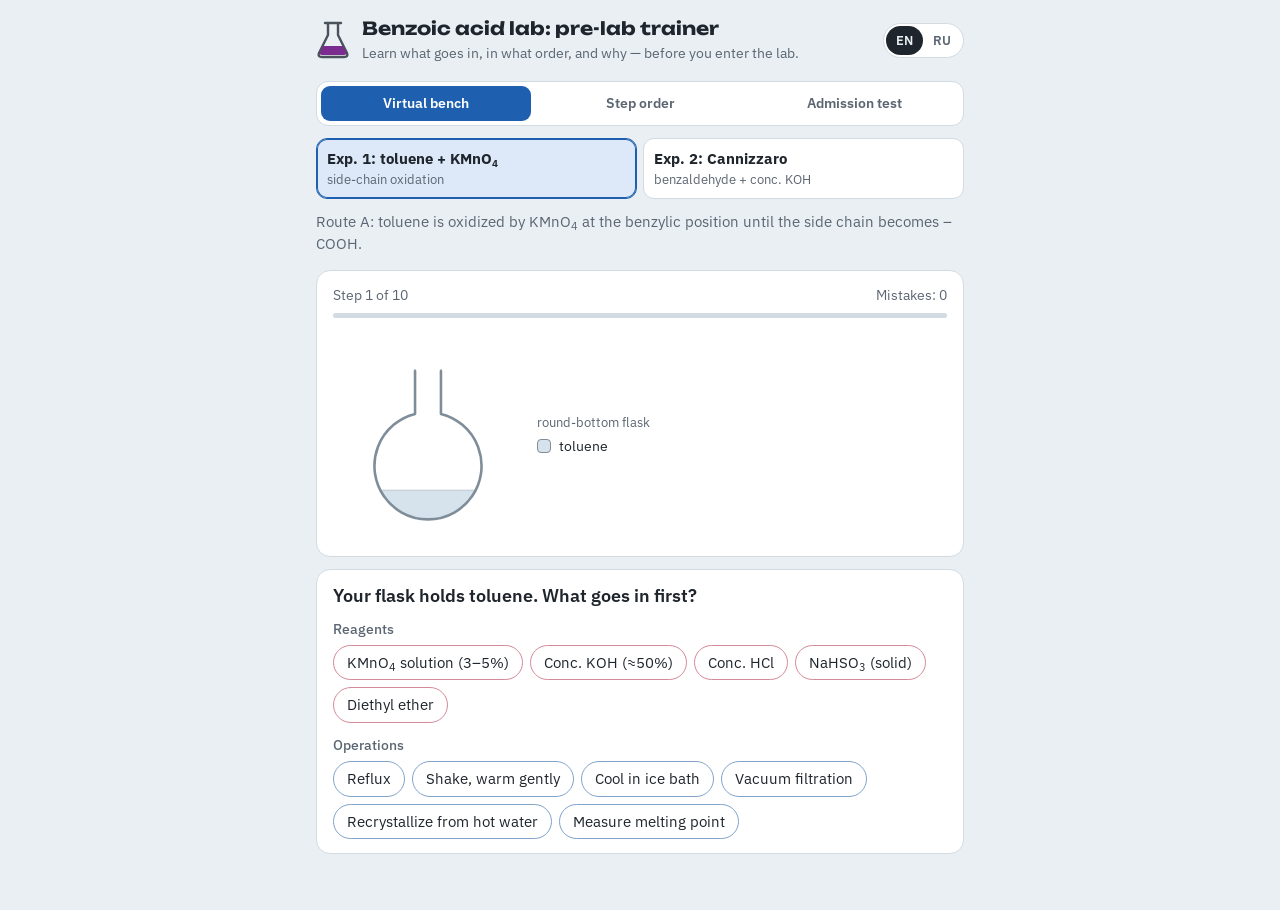
<file: benzoic-acid-prelab-trainer.html>
<!DOCTYPE html>
<html lang="en">
<head>
<meta charset="utf-8">
<meta name="viewport" content="width=device-width, initial-scale=1, viewport-fit=cover">
<title>Benzoic acid lab: pre-lab trainer</title>
<link rel="preconnect" href="https://fonts.googleapis.com">
<link rel="preconnect" href="https://fonts.gstatic.com" crossorigin>
<link href="https://fonts.googleapis.com/css2?family=IBM+Plex+Sans:wght@400;500;600&family=Unbounded:wght@500;700&display=swap" rel="stylesheet">
<style>
:root {
  --bg: #e9eff3; --surface: #ffffff; --surface-2: #f4f7f9; --ink: #1f252c; --muted: #5b6672; --line: #d2dbe2;
  --carbon: #4a525c; --oxygen: #d7263d; --iodine: #5b3e96; --iodine-soft: #ece6f7;
  --action: #1f5faf; --action-soft: #dde9f8; --on-action: #ffffff;
  --ok: #1e8a5a; --ok-soft: #dcf2e7; --bad: #a8480a; --bad-soft: #fbe9dc;
  --glass: rgba(255,255,255,0.7); --glass-line: #7f8d99; --heat: #e0662e; --ice: rgba(110,170,225,0.22); --ice-line: rgba(80,140,200,0.55);
}
@media (prefers-color-scheme: dark) {
  :root:not([data-theme="light"]) {
    --bg: #11161b; --surface: #1a2129; --surface-2: #212a33; --ink: #e5ebf0; --muted: #9aa6b2; --line: #2e3945;
    --carbon: #a9b3be; --oxygen: #ff5d71; --iodine: #a88ee3; --iodine-soft: #2b2340;
    --action: #6ea7ff; --action-soft: #1d2d45; --on-action: #0f1a2b;
    --ok: #4cc38a; --ok-soft: #173327; --bad: #f0a04b; --bad-soft: #3a2a18;
    --glass: rgba(255,255,255,0.06); --glass-line: #8b98a5; --ice: rgba(110,170,225,0.16);
  }
}
:root[data-theme="dark"] {
  --bg: #11161b; --surface: #1a2129; --surface-2: #212a33; --ink: #e5ebf0; --muted: #9aa6b2; --line: #2e3945;
  --carbon: #a9b3be; --oxygen: #ff5d71; --iodine: #a88ee3; --iodine-soft: #2b2340;
  --action: #6ea7ff; --action-soft: #1d2d45; --on-action: #0f1a2b;
  --ok: #4cc38a; --ok-soft: #173327; --bad: #f0a04b; --bad-soft: #3a2a18;
  --glass: rgba(255,255,255,0.06); --glass-line: #8b98a5; --ice: rgba(110,170,225,0.16);
}
:root { box-sizing: border-box; padding-top: env(safe-area-inset-top, 0px); padding-bottom: env(safe-area-inset-bottom, 0px); }
html { scroll-padding-top: env(safe-area-inset-top, 0px); background: var(--bg); }
*, *::before, *::after { box-sizing: inherit; }
body { margin: 0; background: var(--bg); color: var(--ink); font: 16px/1.5 "IBM Plex Sans", system-ui, -apple-system, "Segoe UI", Roboto, sans-serif; -webkit-text-size-adjust: 100%; }
sub, sup { font-size: 0.72em; line-height: 0; }
sub { vertical-align: -0.28em; }
sup { vertical-align: 0.5em; }
button, input { font: inherit; color: inherit; }
:focus-visible { outline: 3px solid var(--action); outline-offset: 2px; }
.nw { white-space: nowrap; }
.wrap { max-width: 680px; margin: 0 auto; padding: 0 16px 56px; }

.top { display: flex; align-items: center; gap: 12px; padding: 18px 0 12px; }
.logo { flex: none; width: 34px; height: 40px; }
.titles { flex: 1; min-width: 0; }
.titles h1 { font-family: "Unbounded", "IBM Plex Sans", system-ui, sans-serif; font-weight: 700; font-size: 18px; line-height: 1.2; margin: 0; }
.titles p { margin: 3px 0 0; color: var(--muted); font-size: 13.5px; }
.lang { flex: none; display: inline-flex; border: 1px solid var(--line); border-radius: 999px; background: var(--surface); padding: 2px; }
.lang button { border: 0; background: none; padding: 5px 10px; border-radius: 999px; font-size: 13px; font-weight: 600; color: var(--muted); cursor: pointer; }
.lang button[aria-pressed="true"] { background: var(--ink); color: var(--bg); }

.tabs { padding: 6px 0 12px; }
.tabbar { display: grid; grid-template-columns: repeat(3, 1fr); gap: 4px; background: var(--surface); border: 1px solid var(--line); border-radius: 12px; padding: 4px; }
.tabbar button { border: 0; background: none; border-radius: 9px; padding: 9px 4px; font-weight: 600; font-size: 14px; line-height: 1.25; color: var(--muted); cursor: pointer; }
.tabbar button[aria-selected="true"] { background: var(--action); color: var(--on-action); }
.panel[hidden] { display: none; }
.lead { color: var(--muted); margin: 2px 0 14px; font-size: 15px; }

.seg { display: grid; grid-template-columns: 1fr 1fr; gap: 6px; margin-bottom: 12px; }
.seg button { border: 1.5px solid var(--line); background: var(--surface); border-radius: 11px; padding: 9px 10px; text-align: left; cursor: pointer; }
.seg button b { display: block; font-size: 14.5px; }
.seg button span { display: block; font-size: 12.5px; color: var(--muted); }
.seg button[aria-pressed="true"] { border-color: var(--action); box-shadow: inset 0 0 0 1px var(--action); background: var(--action-soft); }
.seg .st { float: right; font-size: 12px; font-weight: 600; color: var(--ok); }

.card { background: var(--surface); border: 1px solid var(--line); border-radius: 14px; padding: 14px 16px; }
.card + .card { margin-top: 12px; }
.meta { display: flex; justify-content: space-between; gap: 8px; color: var(--muted); font-size: 13.5px; }
.meta .mist { color: var(--bad); font-weight: 600; }
.progress { height: 5px; background: var(--line); border-radius: 99px; margin: 8px 0 4px; overflow: hidden; }
.progress i { display: block; height: 100%; background: var(--action); border-radius: 99px; transition: width .3s; }

.vessel { display: grid; grid-template-columns: minmax(150px, 190px) 1fr; gap: 14px; align-items: center; margin-top: 8px; }
@media (max-width: 420px) { .vessel { grid-template-columns: 150px 1fr; gap: 10px; } }
.vessel svg { width: 100%; height: auto; display: block; }
.caption { font-size: 12.5px; color: var(--muted); margin-bottom: 6px; }
.legend { list-style: none; margin: 0; padding: 0; display: flex; flex-direction: column; gap: 6px; font-size: 13.5px; line-height: 1.35; }
.legend li { display: flex; gap: 8px; align-items: flex-start; }
.legend .sw { flex: none; width: 14px; height: 14px; border-radius: 4px; border: 1px solid var(--glass-line); margin-top: 2px; }
.legend li.side { color: var(--muted); }
.legend li.side .sw { border-style: dashed; }
.mpread { font-family: "Unbounded", "IBM Plex Sans", system-ui, sans-serif; font-size: 24px; font-weight: 700; color: var(--ok); line-height: 1.15; }

.prompt { font-size: 17.5px; font-weight: 600; line-height: 1.4; margin: 0 0 10px; }
.shelf h3 { font-size: 13.5px; color: var(--muted); font-weight: 500; margin: 12px 0 6px; }
.shelf h3:first-child { margin-top: 0; }
.chips { display: flex; flex-wrap: wrap; gap: 7px; }
.chip { border: 1.5px solid var(--line); background: var(--surface); border-radius: 999px; padding: 7px 13px; font-size: 15px; cursor: pointer; line-height: 1.3; text-align: left; }
.chip.r { border-color: color-mix(in srgb, var(--oxygen) 45%, var(--line)); }
.chip.o { border-color: color-mix(in srgb, var(--action) 45%, var(--line)); }
.chip:not(:disabled):hover { background: var(--surface-2); }
.chip.tried { border-color: var(--bad); color: var(--bad); background: var(--bad-soft); text-decoration: line-through; text-decoration-thickness: 1px; cursor: default; }
.choice { display: flex; flex-direction: column; gap: 8px; }
.choice .chip { border-radius: 11px; padding: 11px 14px; font-size: 16px; }

.whatif { margin-top: 12px; border-left: 4px solid var(--bad); background: var(--bad-soft); border-radius: 10px; padding: 10px 12px; font-size: 15px; }
.whatif strong { display: block; margin-bottom: 2px; }
.obs { border-left: 4px solid var(--ok); background: var(--ok-soft); border-radius: 10px; padding: 10px 12px; font-size: 15px; }
.obs strong { display: block; margin-bottom: 2px; }
.eqn { margin-top: 10px; font-size: 15.5px; line-height: 1.6; }
.redox { margin-top: 8px; font-size: 14.5px; padding: 8px 10px; border-radius: 8px; background: var(--iodine-soft); }
.redox b { color: var(--iodine); }
.why { margin: 8px 0 0; font-size: 14.5px; color: var(--muted); }
.btn { border: 0; border-radius: 11px; padding: 13px 16px; font-weight: 600; font-size: 16px; cursor: pointer; background: var(--action); color: var(--on-action); }
.btn.ghost { background: var(--surface); color: var(--ink); border: 1px solid var(--line); }
.btn:disabled { opacity: .4; cursor: default; }
.btn.full { width: 100%; margin-top: 12px; }
.row2 { display: grid; grid-template-columns: 1fr 1fr; gap: 8px; margin-top: 12px; }
.row2 .btn { padding: 11px 8px; font-size: 15px; }

.done h2, .qcard h2.big { font-family: "Unbounded", "IBM Plex Sans", system-ui, sans-serif; font-size: 21px; margin: 0 0 6px; line-height: 1.25; }
.done h3 { font-size: 15.5px; margin: 16px 0 6px; }
.recap { margin: 0; padding-left: 22px; font-size: 15px; }
.recap li { margin-bottom: 3px; }
.mlist { list-style: none; margin: 0; padding: 0; display: flex; flex-direction: column; gap: 8px; }
.mlist li { background: var(--bad-soft); border-radius: 10px; padding: 9px 12px; font-size: 14.5px; }
.mlist li b { display: block; }

/* animation */
.anim .liq { animation: rise .6s ease-out both; }
.anim .liq:nth-of-type(2) { animation-delay: .08s; }
@keyframes rise { from { opacity: 0; transform: translateY(10px); } to { opacity: 1; transform: none; } }
.heatw { animation: flick 1.2s ease-in-out infinite alternate; }
@keyframes flick { from { opacity: .55; } to { opacity: 1; } }
@media (prefers-reduced-motion: reduce) { .anim .liq, .heatw { animation: none; } }

/* order */
.olist { list-style: none; margin: 0; padding: 0; display: flex; flex-direction: column; gap: 8px; }
.ocard { width: 100%; text-align: left; display: flex; gap: 12px; align-items: flex-start; background: var(--surface); border: 1.5px solid var(--line); border-radius: 12px; padding: 10px 12px; cursor: pointer; font-size: 15.5px; line-height: 1.4; }
.ocard .n { flex: none; width: 28px; height: 28px; border-radius: 50%; border: 1.5px dashed var(--line); display: inline-flex; align-items: center; justify-content: center; font-weight: 700; font-size: 14px; }
.ocard.set { border-color: var(--action); }
.ocard.set .n { border: 0; background: var(--action); color: var(--on-action); }
.ocard.good { border-color: var(--ok); background: var(--ok-soft); cursor: default; }
.ocard.good .n { background: var(--ok); color: #fff; border: 0; }
.ocard.badpos { border-color: var(--bad); background: var(--bad-soft); cursor: default; }
.ocard.badpos .n { background: var(--bad); color: #fff; border: 0; }
.ocard .should { display: block; font-size: 13px; color: var(--bad); font-weight: 600; margin-top: 2px; }
.oscore { font-weight: 600; margin: 12px 0 0; }

/* test */
.qhead { display: flex; justify-content: space-between; color: var(--muted); font-size: 14px; }
.bar { height: 6px; background: var(--line); border-radius: 99px; margin: 8px 0 14px; overflow: hidden; }
.bar i { display: block; height: 100%; background: var(--action); border-radius: 99px; transition: width .3s; }
.qcard { background: var(--surface); border: 1px solid var(--line); border-radius: 14px; padding: 16px; }
.qcard h2 { font-size: 18px; line-height: 1.4; margin: 0 0 14px; font-weight: 600; }
.opts { display: flex; flex-direction: column; gap: 8px; }
.opt { text-align: left; background: var(--surface); border: 1.5px solid var(--line); border-radius: 10px; padding: 11px 12px; cursor: pointer; display: flex; gap: 10px; align-items: flex-start; font-size: 16px; }
.opt .mk { flex: none; width: 22px; height: 22px; border-radius: 50%; border: 1.5px solid var(--line); display: inline-flex; align-items: center; justify-content: center; font-size: 13px; font-weight: 700; margin-top: 1px; }
.opt:disabled { cursor: default; }
.opt.right { border-color: var(--ok); background: var(--ok-soft); }
.opt.right .mk { background: var(--ok); border-color: var(--ok); color: #fff; }
.opt.wrong { border-color: var(--bad); background: var(--bad-soft); }
.opt.wrong .mk { background: var(--bad); border-color: var(--bad); color: #fff; }
.opt.dim { opacity: .55; }
.explain { margin-top: 12px; background: var(--surface-2); border-radius: 10px; padding: 10px 12px; font-size: 15px; }
.explain strong { display: block; }
.field { display: block; margin: 12px 0 4px; font-weight: 600; font-size: 15px; }
.input { width: 100%; border: 1.5px solid var(--line); border-radius: 10px; padding: 11px 12px; background: var(--surface); font-size: 16px; }
.rules { font-size: 14.5px; color: var(--muted); margin: 10px 0 0; padding-left: 20px; }
.admit { border: 2px solid var(--line); border-radius: 16px; padding: 16px; margin-top: 14px; background: var(--surface); }
.admit.yes { border-color: var(--ok); }
.admit.no { border-color: var(--bad); }
.admit .who { font-size: 20px; font-weight: 600; margin: 2px 0 0; }
.admit .when { color: var(--muted); font-size: 13.5px; }
.admit .status { font-family: "Unbounded", "IBM Plex Sans", system-ui, sans-serif; font-weight: 700; font-size: 22px; margin: 12px 0 8px; line-height: 1.2; }
.admit.yes .status { color: var(--ok); }
.admit.no .status { color: var(--bad); }
.checks { list-style: none; padding: 0; margin: 0; display: flex; flex-direction: column; gap: 6px; font-size: 15px; }
.checks li { display: flex; gap: 8px; }
.checks .ck { flex: none; font-weight: 700; width: 18px; }
.checks .y { color: var(--ok); }
.checks .n { color: var(--bad); }
.checks .i { color: var(--muted); }
.review { margin: 10px 0 0; padding: 0; list-style: none; display: flex; flex-direction: column; gap: 8px; }
.review li { background: var(--surface-2); border-radius: 10px; padding: 10px 12px; font-size: 14.5px; }
.review li b { display: block; margin-bottom: 2px; }
.review .ans { color: var(--ok); font-weight: 600; }
</style>
</head>
<body>
<div class="wrap">
  <header class="top">
    <svg class="logo" viewBox="0 0 34 40" aria-hidden="true">
      <path d="M12 3 L12 15 L3 33 Q1.5 37 6 37 L28 37 Q32.5 37 31 33 L22 15 L22 3" fill="none" stroke="var(--carbon)" stroke-width="2.4" stroke-linejoin="round"/>
      <path d="M7.2 26 L26.8 26 L30 32.6 Q31 35 28 35 L6 35 Q3 35 4 32.6 Z" fill="#7b2d8f"/>
      <line x1="9" y1="3" x2="25" y2="3" stroke="var(--carbon)" stroke-width="2.4" stroke-linecap="round"/>
    </svg>
    <div class="titles">
      <h1 data-t="title"></h1>
      <p data-t="subtitle"></p>
    </div>
    <div class="lang" role="group" aria-label="Language">
      <button type="button" data-lang="en">EN</button>
      <button type="button" data-lang="ru">RU</button>
    </div>
  </header>
  <nav class="tabs">
    <div class="tabbar" role="tablist">
      <button type="button" role="tab" id="tab-bench" aria-controls="p-bench" data-tab="bench" data-t="tab_bench"></button>
      <button type="button" role="tab" id="tab-order" aria-controls="p-order" data-tab="order" data-t="tab_order"></button>
      <button type="button" role="tab" id="tab-test" aria-controls="p-test" data-tab="test" data-t="tab_test"></button>
    </div>
  </nav>
  <section class="panel" id="p-bench" role="tabpanel" aria-labelledby="tab-bench"></section>
  <section class="panel" id="p-order" role="tabpanel" aria-labelledby="tab-order" hidden></section>
  <section class="panel" id="p-test" role="tabpanel" aria-labelledby="tab-test" hidden></section>
</div>

<script>
(function () {
  "use strict";
  var store = {
    get: function (k) { try { return window.localStorage.getItem(k); } catch (e) { return null; } },
    set: function (k, v) { try { window.localStorage.setItem(k, v); } catch (e) {} }
  };
  function getJSON(k, d) { try { var v = JSON.parse(store.get(k) || "null"); return v == null ? d : v; } catch (e) { return d; } }
  var lang = store.get("bz-lang") === "ru" ? "ru" : "en";
  var reduceMotion = window.matchMedia && window.matchMedia("(prefers-reduced-motion: reduce)").matches;

  var SUBMAP = { "₀":"0","₁":"1","₂":"2","₃":"3","₄":"4","₅":"5","₆":"6","₇":"7","₈":"8","₉":"9","ₙ":"n","₊":"+","₋":"−" };
  function fmt(s) {
    return String(s)
      .replace(/[₀-₉ₙ₊₋]+/g, function (m) { return "<sub>" + m.split("").map(function (c) { return SUBMAP[c]; }).join("") + "</sub>"; })
      .replace(/[⁺⁻]+/g, function (m) { return "<sup>" + m.split("").map(function (c) { return c === "⁺" ? "+" : "−"; }).join("") + "</sup>"; })
      .replace(/SN2/g, "S<sub>N</sub>2");
  }
  function eqHtml(s) { return s.split(" ").map(function (tok) { return /[A-Za-z]/.test(tok) ? '<span class="nw">' + fmt(tok) + "</span>" : fmt(tok); }).join(" "); }
  function L(o) { return typeof o === "string" ? o : (o[lang] || o.en); }
  function esc(s) { return String(s).replace(/[&<>"]/g, function (c) { return { "&": "&amp;", "<": "&lt;", ">": "&gt;", '"': "&quot;" }[c]; }); }

  /* ---------------- UI strings ---------------- */
  var T = {
    en: {
      title: "Benzoic acid lab: pre-lab trainer", subtitle: "Learn what goes in, in what order, and why — before you enter the lab.",
      tab_bench: "Virtual bench", tab_order: "Step order", tab_test: "Admission test",
      e1_t: "Exp. 1: toluene + KMnO₄", e1_s: "side-chain oxidation", e2_t: "Exp. 2: Cannizzaro", e2_s: "benzaldehyde + conc. KOH",
      done_badge: "done",
      e1_lead: "Route A: toluene is oxidized by KMnO₄ at the benzylic position until the side chain becomes –COOH.",
      e2_lead: "Route B: benzaldehyde (no α-H) disproportionates in conc. KOH into benzoate and benzyl alcohol.",
      step: "Step {i} of {n}", mistakes: "Mistakes: {m}",
      reagents: "Reagents", operations: "Operations",
      whatif: "What happens if you do that?", correct: "Correct:", next: "Next step", finish: "Finish the experiment",
      redox: "Redox:",
      v_rbf: "round-bottom flask", v_sep: "separating funnel", v_beaker: "beaker", v_buchner: "Büchner funnel on a filter flask", v_mp: "melting-point apparatus",
      f_cond: "reflux condenser", f_heat: "heating", f_warm: "water bath, warm", f_cold: "ice bath",
      d_title: "{exp} complete", d_mist0: "No mistakes — you're ready for this experiment.", d_mist: "Mistakes on the way: {m}. Read them once more below.",
      d_whatifs: "What would have happened", d_recap: "The correct sequence", d_again: "Run again", d_other: "Other experiment", d_test: "Admission test",
      o_lead: "Tap the steps in the order you would do them. Tap a numbered step again to undo it.",
      o_check: "Check order", o_retry: "Shuffle and retry", o_score: "{c} of {n} steps in the right place.", o_should: "Should be step {k}",
      t_lead: "12 questions on theory, procedure and safety. Your result card at the end shows whether you are admitted.",
      t_name: "Your name and group", t_name_ph: "e.g. Aigerim S., group 301", t_start: "Start the test",
      t_rules: "Admission rules", t_rule1: "Test: at least {p} of {n} correct.", t_rule2: "Virtual bench: both experiments completed.",
      q_count: "Question {i} of {n}", q_score: "Score: {s}", q_next: "Next question", q_finish: "See my result",
      q_right: "Correct.", q_wrong: "Not quite.", q_review: "Review your mistakes", q_ans: "Answer:",
      a_card: "Admission to the lab", a_yes: "Admitted", a_no: "Not admitted yet",
      a_test: "Test: {s} of {n} (pass mark {p})", a_e1: "Virtual bench, Exp. 1 completed", a_e2: "Virtual bench, Exp. 2 completed",
      a_e_m: "{m} mistakes on the last run", a_notdone: "not completed", a_order: "Step order: Exp. 1 — {a}, Exp. 2 — {b}", a_na: "not tried",
      a_attempt: "Test attempt {k}", a_show: "Show this card to your teacher.", a_retake: "Retake the test", a_noname: "(no name entered)",
      a_fix: "Complete the missing items and retake the test."
    },
    ru: {
      title: "Бензойная кислота: допуск к лабораторной", subtitle: "Выучите, что добавлять, в каком порядке и почему, — до входа в лабораторию.",
      tab_bench: "Виртуальный стол", tab_order: "Порядок шагов", tab_test: "Тест-допуск",
      e1_t: "Опыт 1: толуол + KMnO₄", e1_s: "окисление боковой цепи", e2_t: "Опыт 2: Канниццаро", e2_s: "бензальдегид + конц. KOH",
      done_badge: "пройден",
      e1_lead: "Путь A: KMnO₄ окисляет толуол по бензильному положению, пока боковая цепь не превратится в –COOH.",
      e2_lead: "Путь B: бензальдегид (без α-H) в конц. KOH диспропорционирует на бензоат и бензиловый спирт.",
      step: "Шаг {i} из {n}", mistakes: "Ошибок: {m}",
      reagents: "Реактивы", operations: "Операции",
      whatif: "Что будет, если так сделать?", correct: "Верно:", next: "Следующий шаг", finish: "Завершить опыт",
      redox: "ОВР:",
      v_rbf: "круглодонная колба", v_sep: "делительная воронка", v_beaker: "стакан", v_buchner: "воронка Бюхнера на колбе Бунзена", v_mp: "прибор для т. пл.",
      f_cond: "обратный холодильник", f_heat: "нагрев", f_warm: "тёплая водяная баня", f_cold: "ледяная баня",
      d_title: "{exp}: пройден", d_mist0: "Без ошибок — к этому опыту вы готовы.", d_mist: "Ошибок по ходу: {m}. Перечитайте их ниже.",
      d_whatifs: "Что случилось бы", d_recap: "Правильная последовательность", d_again: "Пройти заново", d_other: "Другой опыт", d_test: "Тест-допуск",
      o_lead: "Нажимайте на шаги в том порядке, в котором вы бы их выполняли. Повторное нажатие отменяет номер.",
      o_check: "Проверить порядок", o_retry: "Перемешать заново", o_score: "На своём месте {c} из {n} шагов.", o_should: "Должен быть шаг {k}",
      t_lead: "12 вопросов по теории, ходу работы и технике безопасности. В конце — карточка допуска с результатом.",
      t_name: "Фамилия, имя и группа", t_name_ph: "например, Айгерим С., группа 301", t_start: "Начать тест",
      t_rules: "Условия допуска", t_rule1: "Тест: не меньше {p} из {n} верных ответов.", t_rule2: "Виртуальный стол: оба опыта пройдены.",
      q_count: "Вопрос {i} из {n}", q_score: "Баллы: {s}", q_next: "Следующий вопрос", q_finish: "Мой результат",
      q_right: "Верно.", q_wrong: "Не совсем.", q_review: "Разбор ошибок", q_ans: "Ответ:",
      a_card: "Допуск к лабораторной работе", a_yes: "Допущен(а)", a_no: "Пока не допущен(а)",
      a_test: "Тест: {s} из {n} (порог {p})", a_e1: "Виртуальный стол, опыт 1 пройден", a_e2: "Виртуальный стол, опыт 2 пройден",
      a_e_m: "ошибок в последнем прохождении: {m}", a_notdone: "не пройден", a_order: "Порядок шагов: опыт 1 — {a}, опыт 2 — {b}", a_na: "не выполнялся",
      a_attempt: "Попытка теста № {k}", a_show: "Покажите эту карточку преподавателю.", a_retake: "Пройти тест заново", a_noname: "(имя не указано)",
      a_fix: "Выполните недостающие пункты и пройдите тест заново."
    }
  };
  function tr(k, vars) {
    var s = (T[lang] && T[lang][k]) || T.en[k] || k;
    if (vars) Object.keys(vars).forEach(function (v) { s = s.split("{" + v + "}").join(vars[v]); });
    return s;
  }

  /* ---------------- shelf ---------------- */
  var ITEMS = [
    { id: "kmno4", g: "r", t: { en: "KMnO₄ solution (3–5%)", ru: "Раствор KMnO₄ (3–5%)" } },
    { id: "koh", g: "r", t: { en: "Conc. KOH (≈50%)", ru: "Конц. KOH (≈50%)" } },
    { id: "hcl", g: "r", t: { en: "Conc. HCl", ru: "Конц. HCl" } },
    { id: "nahso3", g: "r", t: { en: "NaHSO₃ (solid)", ru: "NaHSO₃ (твёрдый)" } },
    { id: "ether", g: "r", t: { en: "Diethyl ether", ru: "Диэтиловый эфир" } },
    { id: "reflux", g: "o", t: { en: "Reflux", ru: "Кипятить с обратным холодильником" } },
    { id: "shake", g: "o", t: { en: "Shake, warm gently", ru: "Встряхивать, слегка подогреть" } },
    { id: "ice", g: "o", t: { en: "Cool in ice bath", ru: "Охладить на льду" } },
    { id: "filter", g: "o", t: { en: "Vacuum filtration", ru: "Фильтрование под вакуумом" } },
    { id: "recryst", g: "o", t: { en: "Recrystallize from hot water", ru: "Перекристаллизовать из горячей воды" } },
    { id: "mp", g: "o", t: { en: "Measure melting point", ru: "Измерить т. пл." } }
  ];
  function item(id) { for (var i = 0; i < ITEMS.length; i++) if (ITEMS[i].id === id) return ITEMS[i]; return null; }

  /* ---------------- vessel states ---------------- */
  var LIQ = { tol: "rgba(212,226,236,0.95)", purple: "#7b2d8f", pale: "rgba(200,219,234,0.92)", ald: "#ecd27e", koh: "rgba(190,210,230,0.95)",
    milky: "rgba(236,232,220,0.97)", eth: "rgba(236,246,253,0.96)", brown: "#6f4a2c", white: "#ffffff" };
  var LBL = {
    toluene: { en: "toluene", ru: "толуол" },
    kmno4sol: { en: "KMnO₄ solution (purple)", ru: "раствор KMnO₄ (фиолетовый)" },
    solfaded: { en: "solution, purple gone", ru: "раствор, окраска исчезла" },
    tol_left: { en: "unreacted toluene", ru: "непрореагировавший толуол" },
    mno2: { en: "MnO₂ (brown solid)", ru: "MnO₂ (бурый осадок)" },
    persists: { en: "purple persists (excess KMnO₄)", ru: "окраска держится (избыток KMnO₄)" },
    benzoatesol: { en: "colourless solution: potassium benzoate", ru: "бесцветный раствор: бензоат калия" },
    filtrate: { en: "clear filtrate: potassium benzoate", ru: "прозрачный фильтрат: бензоат калия" },
    mno2_cake: { en: "MnO₂ on the filter → Mn waste container", ru: "MnO₂ на фильтре → контейнер для Mn-отходов" },
    ba_ppt: { en: "benzoic acid (white precipitate)", ru: "бензойная кислота (белый осадок)" },
    mother: { en: "mother liquor (water, KCl)", ru: "маточный раствор (вода, KCl)" },
    crude: { en: "crude benzoic acid on the filter", ru: "сырая бензойная кислота на фильтре" },
    discard: { en: "filtrate (goes to waste)", ru: "фильтрат (в отходы)" },
    pure: { en: "pure benzoic acid crystals", ru: "чистые кристаллы бензойной кислоты" },
    water_imp: { en: "water with the impurities", ru: "вода с примесями" },
    benzald: { en: "benzaldehyde", ru: "бензальдегид" },
    kohsol: { en: "conc. KOH solution", ru: "конц. раствор KOH" },
    benzald_oil: { en: "benzaldehyde (oily layer)", ru: "бензальдегид (маслянистый слой)" },
    onephase: { en: "one phase: potassium benzoate + benzyl alcohol", ru: "одна фаза: бензоат калия + бензиловый спирт" },
    aq: { en: "lower, aqueous: potassium benzoate", ru: "нижний, водный: бензоат калия" },
    eth: { en: "upper, ether: benzyl alcohol", ru: "верхний, эфирный: бензиловый спирт" },
    aq_only: { en: "aqueous layer: potassium benzoate", ru: "водный слой: бензоат калия" },
    eth_side: { en: "ether layer with benzyl alcohol, set aside", ru: "эфирный слой с бензиловым спиртом — отставлен" },
    mpval: { en: "sharp melting, pure benzoic acid", ru: "чёткое плавление, чистая бензойная кислота" }
  };
  function Ly(c, h, l, susp) { return { c: c, h: h, l: l, susp: susp }; }
  var MNO2_SIDE = { c: "brown", l: "mno2_cake" }, ETH_SIDE = { c: "eth", l: "eth_side" };

  var S1 = [
    { v: "rbf", layers: [Ly("tol", 34, "toluene")] },
    { v: "rbf", layers: [Ly("purple", 64, "kmno4sol"), Ly("tol", 26, "toluene")] },
    { v: "rbf", cond: 1, heat: 1, ppt: Ly("brown", 10, "mno2"), layers: [Ly("pale", 62, "solfaded", "brown"), Ly("tol", 10, "tol_left")] },
    { v: "rbf", cond: 1, heat: 1, ppt: Ly("brown", 14, "mno2"), layers: [Ly("purple", 74, "persists", "brown")] },
    { v: "rbf", ppt: Ly("brown", 16, "mno2"), layers: [Ly("pale", 72, "benzoatesol", "brown")] },
    { v: "beaker", layers: [Ly("pale", 80, "filtrate")], side: [MNO2_SIDE] },
    { v: "beaker", ppt: Ly("white", 10, "ba_ppt"), layers: [Ly("pale", 72, "mother", "white")], side: [MNO2_SIDE] },
    { v: "beaker", cold: 1, ppt: Ly("white", 20, "ba_ppt"), layers: [Ly("pale", 62, "mother")], side: [MNO2_SIDE] },
    { v: "buchner", cake: Ly("white", 18, "crude"), filtrate: Ly("pale", 18, "discard"), side: [MNO2_SIDE] },
    { v: "beaker", ppt: Ly("xtal", 16, "pure"), layers: [Ly("pale", 58, "water_imp")], side: [MNO2_SIDE] },
    { v: "mp" }
  ];
  var S2 = [
    { v: "rbf", layers: [Ly("ald", 30, "benzald")] },
    { v: "rbf", layers: [Ly("koh", 56, "kohsol"), Ly("ald", 26, "benzald_oil")] },
    { v: "rbf", warm: 1, layers: [Ly("milky", 84, "onephase")] },
    { v: "rbf", cold: 1, layers: [Ly("milky", 84, "onephase")] },
    { v: "sep", layers: [Ly("koh", 58, "aq"), Ly("eth", 42, "eth")] },
    { v: "beaker", layers: [Ly("koh", 72, "aq_only")], side: [ETH_SIDE] },
    { v: "beaker", ppt: Ly("white", 10, "ba_ppt"), layers: [Ly("pale", 72, "mother", "white")], side: [ETH_SIDE] },
    { v: "beaker", cold: 1, ppt: Ly("white", 20, "ba_ppt"), layers: [Ly("pale", 62, "mother")], side: [ETH_SIDE] },
    { v: "buchner", cake: Ly("white", 18, "crude"), filtrate: Ly("pale", 18, "discard"), side: [ETH_SIDE] },
    { v: "beaker", ppt: Ly("xtal", 16, "pure"), layers: [Ly("pale", 58, "water_imp")], side: [ETH_SIDE] },
    { v: "mp" }
  ];

  function patternDefs() {
    return '<defs>' +
      '<pattern id="pz-brown" width="9" height="9" patternUnits="userSpaceOnUse"><circle cx="2" cy="3" r="1.5" fill="' + LIQ.brown + '"/><circle cx="6.5" cy="7" r="1.2" fill="' + LIQ.brown + '"/></pattern>' +
      '<pattern id="pz-white" width="10" height="10" patternUnits="userSpaceOnUse"><rect x="2" y="2" width="2.4" height="2.4" fill="#fff" stroke="#8d99a5" stroke-width=".5"/><rect x="6.5" y="6.5" width="2" height="2" fill="#fff" stroke="#8d99a5" stroke-width=".5"/></pattern>' +
      '<pattern id="pz-brownppt" width="6" height="6" patternUnits="userSpaceOnUse"><rect width="6" height="6" fill="' + LIQ.brown + '"/><circle cx="2" cy="2" r="1" fill="#8a6443"/><circle cx="5" cy="5" r=".8" fill="#553620"/></pattern>' +
      '<pattern id="pz-whiteppt" width="8" height="6" patternUnits="userSpaceOnUse"><rect width="8" height="6" fill="#f7f9fb"/><path d="M1 5 L3 1 L5 5 Z" fill="#fff" stroke="#9aa6b2" stroke-width=".5"/><path d="M5 5.5 L6.5 2.5 L8 5.5 Z" fill="#fff" stroke="#9aa6b2" stroke-width=".5"/></pattern>' +
      '<pattern id="pz-xtal" width="12" height="16" patternUnits="userSpaceOnUse"><rect width="12" height="16" fill="rgba(200,219,234,0.6)"/><path d="M2 15 L4 2 L6 15 Z" fill="#fff" stroke="#9aa6b2" stroke-width=".5"/><path d="M7 15 L9.5 5 L11 15 Z" fill="#fff" stroke="#9aa6b2" stroke-width=".5"/></pattern>' +
      '</defs>';
  }
  function fillFor(ly) {
    if (ly.c === "brown") return "url(#pz-brownppt)";
    if (ly.c === "white") return "url(#pz-whiteppt)";
    if (ly.c === "xtal") return "url(#pz-xtal)";
    return LIQ[ly.c];
  }
  function stackRects(st, bottom) {
    var out = "", y = bottom;
    if (st.ppt) { y -= st.ppt.h; out += '<rect class="liq" x="0" y="' + y + '" width="220" height="' + (st.ppt.h + 12) + '" fill="' + fillFor(st.ppt) + '"/>'; }
    (st.layers || []).forEach(function (ly) {
      y -= ly.h;
      out += '<g class="liq"><rect x="0" y="' + y + '" width="220" height="' + ly.h + '" fill="' + LIQ[ly.c] + '"/>' +
        (ly.susp ? '<rect x="0" y="' + y + '" width="220" height="' + ly.h + '" fill="url(#pz-' + ly.susp + ')"/>' : "") +
        '<line x1="0" y1="' + y + '" x2="220" y2="' + y + '" stroke="rgba(0,0,0,0.18)" stroke-width="1"/></g>';
    });
    return out;
  }
  function heatSvg(y, color) {
    var p = "";
    [80, 110, 140].forEach(function (x) { p += '<path class="heatw" d="M' + x + ' ' + (y + 14) + ' q -6 -6 0 -12 q 6 -6 0 -12" fill="none" stroke="' + color + '" stroke-width="3" stroke-linecap="round"/>'; });
    return p;
  }
  function vesselSvg(st, anim) {
    var s = '<svg viewBox="0 0 220 250" role="img" class="' + (anim && !reduceMotion ? "anim" : "") + '" aria-hidden="true">' + patternDefs();
    var line = 'fill="none" stroke="var(--glass-line)" stroke-width="3" stroke-linejoin="round" stroke-linecap="round"';
    if (st.v === "rbf") {
      var body = "M95,52 L95,101.8 A62,62 0 1 0 125,101.8 L125,52";
      if (st.cold) s += '<rect x="26" y="150" width="168" height="96" rx="12" fill="var(--ice)" stroke="var(--ice-line)" stroke-width="1.5"/>';
      if (st.warm) s += '<rect x="26" y="165" width="168" height="81" rx="12" fill="rgba(224,102,46,0.13)" stroke="rgba(224,102,46,0.45)" stroke-width="1.5"/>';
      s += '<clipPath id="cz"><path d="' + body + ' Z"/></clipPath><path d="' + body + ' Z" fill="var(--glass)"/>';
      s += '<g clip-path="url(#cz)">' + stackRects(st, 224) + "</g>";
      s += '<path d="' + body + '" ' + line + '/>';
      if (st.cond) {
        s += '<rect x="102" y="4" width="16" height="48" fill="var(--glass)" stroke="var(--glass-line)" stroke-width="2.5"/>' +
          '<rect x="96" y="10" width="28" height="34" rx="4" fill="rgba(110,170,225,0.18)" stroke="var(--glass-line)" stroke-width="1.5"/>' +
          '<line x1="124" y1="16" x2="136" y2="16" stroke="var(--glass-line)" stroke-width="2"/><line x1="96" y1="38" x2="84" y2="38" stroke="var(--glass-line)" stroke-width="2"/>';
      }
      if (st.heat) s += heatSvg(228, "var(--heat)");
    } else if (st.v === "sep") {
      var sb = "M102,50 C60,64 50,98 58,122 L104,192 L116,192 L162,122 C170,98 160,64 118,50 Z";
      s += '<clipPath id="cz"><path d="' + sb + '"/></clipPath><path d="' + sb + '" fill="var(--glass)"/>';
      s += '<g clip-path="url(#cz)">' + stackRects(st, 192) + "</g>";
      s += '<path d="' + sb + '" ' + line + '/>' +
        '<path d="M102,50 L102,34 M118,50 L118,34" ' + line + '/><rect x="99" y="26" width="22" height="9" rx="2" fill="var(--carbon)"/>' +
        '<path d="M104,192 L104,238 M116,192 L116,238" ' + line + '/><rect x="94" y="204" width="32" height="7" rx="2" fill="var(--carbon)"/>';
    } else if (st.v === "beaker") {
      var bb = "M50,70 L50,222 Q50,230 58,230 L162,230 Q170,230 170,222 L170,70";
      if (st.cold) s += '<rect x="22" y="150" width="176" height="96" rx="12" fill="var(--ice)" stroke="var(--ice-line)" stroke-width="1.5"/>';
      s += '<clipPath id="cz"><path d="' + bb + ' Z"/></clipPath><path d="' + bb + ' Z" fill="var(--glass)"/>';
      s += '<g clip-path="url(#cz)">' + stackRects(st, 230) + "</g>";
      s += '<path d="' + bb + '" ' + line + '/><path d="M50,70 L44,64" ' + line + '/>';
    } else if (st.v === "buchner") {
      var fb = "M56,40 L56,96 L164,96 L164,40";
      s += '<path d="' + fb + ' Z" fill="var(--glass)"/>';
      s += '<rect class="liq" x="57" y="' + (96 - st.cake.h) + '" width="106" height="' + st.cake.h + '" fill="url(#pz-whiteppt)"/>';
      s += '<path d="' + fb + '" ' + line + '/><line x1="58" y1="96" x2="162" y2="96" stroke="var(--glass-line)" stroke-width="2" stroke-dasharray="4 3"/>' +
        '<path d="M56,96 L100,122 L100,150 M164,96 L120,122 L120,150" ' + line + '/>';
      var fl = "M92,146 L92,168 L56,236 L164,236 L128,168 L128,146";
      s += '<clipPath id="cz"><path d="' + fl + ' Z"/></clipPath><path d="' + fl + ' Z" fill="var(--glass)"/>' +
        '<g clip-path="url(#cz)"><rect class="liq" x="0" y="' + (236 - st.filtrate.h) + '" width="220" height="' + st.filtrate.h + '" fill="' + LIQ.pale + '"/></g>' +
        '<path d="' + fl + '" ' + line + '/><path d="M128,176 L152,168" ' + line + '/>' +
        '<rect x="88" y="136" width="44" height="12" rx="3" fill="var(--carbon)"/>';
    } else {
      s += '<rect x="92" y="14" width="22" height="190" rx="11" fill="var(--glass)" stroke="var(--glass-line)" stroke-width="2.5"/>' +
        '<rect class="liq" x="99" y="64" width="8" height="150" fill="#d7263d"/><circle cx="103" cy="214" r="17" fill="#d7263d"/>' +
        '<g stroke="var(--glass-line)" stroke-width="1.5">' + [40, 64, 88, 112, 136, 160].map(function (y) { return '<line x1="114" y1="' + y + '" x2="122" y2="' + y + '"/>'; }).join("") + "</g>" +
        '<rect x="128" y="150" width="7" height="70" rx="3" fill="var(--glass)" stroke="var(--glass-line)" stroke-width="1.5"/>' +
        '<rect x="129.5" y="206" width="4" height="12" fill="#fff" stroke="#9aa6b2" stroke-width=".5"/>';
    }
    return s + "</svg>";
  }
  function captionFor(st) {
    var parts = [tr("v_" + st.v)];
    if (st.cond) parts.push(tr("f_cond"));
    if (st.heat) parts.push(tr("f_heat"));
    if (st.warm) parts.push(tr("f_warm"));
    if (st.cold) parts.push(tr("f_cold"));
    return parts.join(", ");
  }
  function swatch(c) {
    var bg = c === "brown" ? LIQ.brown : c === "white" || c === "xtal" ? "#ffffff" : LIQ[c];
    return '<span class="sw" style="background:' + bg + '"></span>';
  }
  function legendFor(st) {
    if (st.v === "mp") return '<div class="mpread">122–123 °C</div><p style="margin:4px 0 0;font-size:14px">' + L(LBL.mpval) + "</p>";
    var items = [];
    var layers = (st.layers || []).slice().reverse();
    layers.forEach(function (ly) { items.push("<li>" + swatch(ly.c) + "<span>" + fmt(L(LBL[ly.l])) + "</span></li>"); });
    if (st.ppt) items.push("<li>" + swatch(st.ppt.c) + "<span>" + fmt(L(LBL[st.ppt.l])) + "</span></li>");
    if (st.cake) items.push("<li>" + swatch("white") + "<span>" + fmt(L(LBL[st.cake.l])) + "</span></li>");
    if (st.filtrate) items.push("<li>" + swatch("pale") + "<span>" + fmt(L(LBL[st.filtrate.l])) + "</span></li>");
    (st.side || []).forEach(function (sd) { items.push('<li class="side">' + swatch(sd.c) + "<span>" + fmt(L(LBL[sd.l])) + "</span></li>"); });
    return '<ul class="legend">' + items.join("") + "</ul>";
  }

  /* ---------------- experiments ---------------- */
  var TAIL = [
    { correct: "ice",
      p: { en: "White crystals have appeared in the warm solution. What next?", ru: "В тёплом растворе появились белые кристаллы. Что дальше?" },
      obs: { en: "In the ice bath more crystals come out: benzoic acid is much less soluble in cold water than in hot.", ru: "На льду выпадает больше кристаллов: в холодной воде бензойная кислота растворяется гораздо хуже, чем в горячей." },
      wrong: {
        filter: { en: "Filtering now loses product — a lot of benzoic acid is still dissolved in the warm solution. Cool it first.", ru: "Фильтровать сейчас — терять продукт: много бензойной кислоты ещё растворено в тёплом растворе. Сначала охладите." },
        hcl: { en: "It's already at pH ≈ 2 — more acid adds nothing.", ru: "pH уже ≈ 2 — лишняя кислота ничего не даст." },
        recryst: { en: "Collect the crude crystals first.", ru: "Сначала соберите сырые кристаллы." }
      } },
    { correct: "filter", rc: { en: "Vacuum filtration — collect the crystals, wash with cold water", ru: "Фильтрование — собрать кристаллы, промыть холодной водой" }, 
      p: { en: "The cold mixture is full of white crystals. What next?", ru: "Холодная смесь полна белых кристаллов. Что дальше?" },
      obs: { en: "Collect the crystals on a Büchner funnel and wash with a little cold water — cold, so the product doesn't redissolve.", ru: "Соберите кристаллы на воронке Бюхнера и промойте небольшим количеством холодной воды — холодной, чтобы продукт не растворился." },
      wrong: {
        recryst: { en: "Separate the crystals from the mother liquor first, then recrystallize.", ru: "Сначала отделите кристаллы от маточного раствора, потом перекристаллизуйте." },
        mp: { en: "The crystals are still wet and in solution — isolate and dry them first.", ru: "Кристаллы ещё мокрые и в растворе — сначала выделите и высушите их." }
      } },
    { correct: "recryst",
      p: { en: "You have crude benzoic acid on the filter. What next?", ru: "На фильтре сырая бензойная кислота. Что дальше?" },
      obs: { en: "Dissolve it in the minimum of hot water and let it cool slowly: pure crystals grow while impurities stay in solution. Filter and dry.", ru: "Растворите в минимуме горячей воды и медленно охладите: растут чистые кристаллы, а примеси остаются в растворе. Отфильтруйте и высушите." },
      wrong: {
        mp: { en: "You can, but a crude product melts lower and over a broad range. Purify it first.", ru: "Можно, но сырой продукт плавится ниже и в широком интервале. Сначала очистите." },
        ether: { en: "In this lab benzoic acid is recrystallized from hot water, not from ether.", ru: "В этой работе бензойную кислоту перекристаллизовывают из горячей воды, а не из эфира." }
      } },
    { correct: "mp",
      p: { en: "Pure, dry crystals. How do you confirm what you made?", ru: "Чистые сухие кристаллы. Как подтвердить, что вы получили?" },
      obs: { en: "Heated slowly (1–2 °C/min), the sample melts sharply at 122–123 °C — pure benzoic acid.", ru: "При медленном нагреве (1–2 °C/мин) образец плавится чётко при 122–123 °C — чистая бензойная кислота." },
      why: { en: "A lower or broader range would mean impurities and another recrystallization.", ru: "Более низкая или растянутая температура плавления означала бы примеси и повторную перекристаллизацию." } }
  ];
  var ACID_EQ = "C₆H₅COOK + HCl → C₆H₅COOH↓ + KCl";

  var EXP = {
    e1: {
      states: S1, acidAt: 5,
      steps: [
        { correct: "kmno4",
          p: { en: "Your flask holds toluene. What goes in first?", ru: "В колбе толуол. Что добавить первым?" },
          obs: { en: "Two layers: colourless toluene floats on the purple permanganate solution — toluene doesn't mix with water and is lighter.", ru: "Два слоя: бесцветный толуол плавает на фиолетовом растворе перманганата — он не смешивается с водой и легче её." },
          wrong: {
            hcl: { en: "Nothing useful: toluene doesn't react with HCl. You need an oxidant first.", ru: "Ничего полезного: толуол не реагирует с HCl. Сначала нужен окислитель." },
            koh: { en: "Toluene doesn't react with base. You need an oxidant.", ru: "Толуол не реагирует со щёлочью. Нужен окислитель." },
            nahso3: { en: "NaHSO₃ is a reducing agent — there's nothing to reduce yet.", ru: "NaHSO₃ — восстановитель, а восстанавливать пока нечего." },
            reflux: { en: "Heating toluene alone just boils it (bp 111 °C). No oxidant, no reaction.", ru: "Без окислителя толуол просто кипит (т. кип. 111 °C). Нет окислителя — нет реакции." },
            shake: { en: "Shaking toluene alone changes nothing — there's no oxidant.", ru: "Встряхивание одного толуола ничего не даст — нет окислителя." }
          } },
        { correct: "reflux",
          p: { en: "Toluene sits on top of purple KMnO₄. How do you start the oxidation?", ru: "Толуол над фиолетовым KMnO₄. Как запустить окисление?" },
          obs: { en: "The purple colour fades and brown MnO₂ appears: permanganate is used up as it oxidizes the CH₃ group.", ru: "Фиолетовая окраска бледнеет, появляется бурый MnO₂: перманганат расходуется, окисляя группу CH₃." },
          eq: "C₆H₅CH₃ + 2 KMnO₄ → C₆H₅COOK + 2 MnO₂↓ + KOH + H₂O",
          redox: { en: "the CH₃ carbon is oxidized (−3 → +3); Mn is reduced (+7 → +4).", ru: "углерод CH₃ окисляется (−3 → +3), Mn восстанавливается (+7 → +4)." },
          why: { en: "The reflux condenser returns toluene (bp 111 °C) to the flask during the long heating.", ru: "Обратный холодильник возвращает толуол (т. кип. 111 °C) в колбу при долгом нагревании." },
          wrong: {
            hcl: { en: "Danger: conc. HCl + KMnO₄ releases chlorine gas (Cl₂), which is toxic. Never mix them.", ru: "Опасно: конц. HCl + KMnO₄ выделяют хлор (Cl₂) — ядовитый газ. Их нельзя смешивать." },
            shake: { en: "At room temperature the oxidation is far too slow. It needs prolonged heating under reflux.", ru: "При комнатной температуре окисление идёт слишком медленно. Нужно долгое кипячение с обратным холодильником." },
            ice: { en: "Cooling slows the reaction down — the oxidation needs heat.", ru: "Охлаждение замедлит реакцию, а окислению нужно нагревание." },
            nahso3: { en: "Bisulfite would destroy the permanganate before it oxidizes anything.", ru: "Бисульфит уничтожит перманганат раньше, чем тот что-то окислит." },
            filter: { en: "Nothing has reacted yet — there's no solid to filter.", ru: "Ещё ничего не прореагировало — фильтровать нечего." },
            koh: { en: "Not needed: the mixture turns basic on its own (KOH forms in the oxidation).", ru: "Не нужно: смесь сама становится щелочной (в ходе окисления образуется KOH)." }
          } },
        { correct: "kmno4", rc: { en: "More KMnO₄ in portions, until the purple persists", ru: "Ещё KMnO₄ порциями, пока окраска не перестанет исчезать" }, 
          p: { en: "After reflux the purple colour is gone, but oily drops of toluene are still visible. What now?", ru: "После кипячения фиолетовая окраска пропала, но видны маслянистые капли толуола. Что теперь?" },
          obs: { en: "You add KMnO₄ in portions and keep refluxing. Now the purple colour stays: all the toluene is oxidized and permanganate is in excess.", ru: "Вы добавляете KMnO₄ порциями и продолжаете кипятить. Теперь окраска сохраняется: весь толуол окислен, перманганат в избытке." },
          why: { en: "Purple gone = the oxidant ran out, not the toluene. Purple that persists = the oxidation is complete.", ru: "Окраска исчезла — кончился окислитель, а не толуол. Окраска держится — окисление закончено." },
          wrong: {
            filter: { en: "Too early: the purple vanished because KMnO₄ ran out. Unreacted toluene would pass into the filtrate, and the yield drops.", ru: "Рано: окраска исчезла, потому что кончился KMnO₄. Непрореагировавший толуол уйдёт в фильтрат, выход упадёт." },
            reflux: { en: "Heating longer won't help — there's no permanganate left to oxidize the rest of the toluene.", ru: "Дольше кипятить бесполезно — перманганата не осталось, окислять остаток толуола нечем." },
            hcl: { en: "Too early, and risky: hot conc. HCl with MnO₂ can release chlorine. The oxidation isn't finished either.", ru: "Рано и опасно: горячая конц. HCl с MnO₂ может выделять хлор. К тому же окисление не закончено." },
            nahso3: { en: "Bisulfite destroys permanganate — but right now you need more of it, not less.", ru: "Бисульфит уничтожает перманганат, а сейчас его нужно больше, а не меньше." }
          } },
        { correct: "nahso3", rc: { en: "NaHSO₃ — destroy the excess KMnO₄", ru: "NaHSO₃ — уничтожить избыток KMnO₄" }, 
          p: { en: "The purple colour now persists after prolonged heating. Next step?", ru: "Фиолетовая окраска держится после долгого кипячения. Следующий шаг?" },
          obs: { en: "A little solid NaHSO₃ reduces the excess permanganate to MnO₂: the purple disappears and only the brown solid remains.", ru: "Немного твёрдого NaHSO₃ восстанавливает избыток перманганата до MnO₂: окраска исчезает, остаётся только бурый осадок." },
          why: { en: "Excess KMnO₄ would pass through the filter and later react with HCl to give Cl₂.", ru: "Избыток KMnO₄ прошёл бы через фильтр, а потом с HCl дал бы Cl₂." },
          wrong: {
            filter: { en: "The filtrate would still be purple: dissolved KMnO₄ passes through the filter and gives Cl₂ once you add HCl. Destroy the excess first.", ru: "Фильтрат остался бы фиолетовым: растворённый KMnO₄ проходит через фильтр и с HCl даст Cl₂. Сначала уничтожьте избыток." },
            hcl: { en: "Danger: excess KMnO₄ + conc. HCl → Cl₂, and the MnO₂ is still in the flask.", ru: "Опасно: избыток KMnO₄ + конц. HCl → Cl₂, и MnO₂ всё ещё в колбе." },
            kmno4: { en: "The oxidation is already complete — more permanganate is just more to destroy.", ru: "Окисление уже закончено — лишний перманганат придётся уничтожать." },
            ice: { en: "Cooling removes nothing: MnO₂ is still suspended and the excess KMnO₄ is still there.", ru: "Охлаждение ничего не удаляет: MnO₂ во взвеси, избыток KMnO₄ на месте." }
          } },
        { correct: "filter", rc: { en: "Vacuum filtration while hot — remove MnO₂", ru: "Фильтрование горячей смеси — убрать MnO₂" }, 
          p: { en: "Brown MnO₂ is suspended in a colourless solution. What next?", ru: "Бурый MnO₂ во взвеси в бесцветном растворе. Что дальше?" },
          obs: { en: "Filter while hot. Brown MnO₂ stays on the filter; the clear filtrate holds potassium benzoate, which dissolves in water.", ru: "Фильтруйте горячим. Бурый MnO₂ остаётся на фильтре, а в прозрачном фильтрате — растворимый бензоат калия." },
          why: { en: "Remove MnO₂ now, while the product is still a dissolved salt. MnO₂ goes to the manganese waste container.", ru: "Убрать MnO₂ нужно сейчас, пока продукт — растворённая соль. MnO₂ — в контейнер для марганцевых отходов." },
          wrong: {
            hcl: { en: "Benzoic acid would precipitate together with brown MnO₂ — two solids you can't separate by filtration. Filter first.", ru: "Бензойная кислота выпала бы вместе с бурым MnO₂ — два осадка фильтрованием не разделить. Сначала фильтруйте." },
            ice: { en: "Cooling gains nothing: the benzoate stays dissolved anyway, and a cold mixture filters more slowly. Filter it hot.", ru: "Охлаждение ничего не даёт: бензоат всё равно растворён, а холодная смесь фильтруется медленнее. Фильтруйте горячей." },
            recryst: { en: "There are no crystals yet — the product is still dissolved as a salt.", ru: "Кристаллов ещё нет — продукт пока растворён в виде соли." }
          } },
        { correct: "hcl", rc: { en: "Conc. HCl to pH ≈ 2", ru: "Конц. HCl до pH ≈ 2" }, 
          p: { en: "You have a clear, colourless filtrate. How do you get the product out?", ru: "У вас прозрачный бесцветный фильтрат. Как выделить продукт?" },
          obs: { en: "In a fume hood, add conc. HCl slowly to pH ≈ 2: a white precipitate of benzoic acid forms.", ru: "В вытяжном шкафу медленно добавляйте конц. HCl до pH ≈ 2: выпадает белый осадок бензойной кислоты." },
          eq: ACID_EQ,
          why: { en: "The benzoate salt is soluble; the free acid is poorly soluble in cold water.", ru: "Бензоат — растворимая соль, а свободная кислота плохо растворима в холодной воде." },
          wrong: {
            ice: { en: "Cooling a benzoate solution precipitates nothing — the salt is soluble. Acidify first.", ru: "При охлаждении раствора бензоата ничего не выпадет — соль растворима. Сначала подкислите." },
            filter: { en: "Nothing to filter: the product is still dissolved as potassium benzoate.", ru: "Фильтровать нечего: продукт ещё растворён в виде бензоата калия." },
            koh: { en: "Base keeps the product as soluble benzoate — the opposite of what you need.", ru: "Щёлочь оставит продукт в виде растворимого бензоата — нужно обратное." },
            ether: { en: "Ether won't extract the benzoate salt — it stays in water. Acidify instead.", ru: "Эфир не извлечёт соль бензоат — она остаётся в воде. Нужно подкислить." }
          } }
      ].concat(TAIL),
      generic: {
        kmno4: { en: "The oxidation is behind you — extra permanganate would only have to be destroyed again.", ru: "Окисление позади — лишний перманганат придётся снова уничтожать." },
        koh: { en: "KOH isn't part of Route A and doesn't help at this stage.", ru: "KOH не используется в пути A и на этом этапе не поможет." },
        nahso3: { en: "Bisulfite is only for destroying the excess permanganate at the end of the oxidation.", ru: "Бисульфит нужен только для уничтожения избытка перманганата в конце окисления." },
        ether: { en: "Diethyl ether isn't used in Route A — and it's highly flammable next to hot equipment.", ru: "Диэтиловый эфир в пути A не используется — и он легко воспламеняется рядом с нагревом." },
        reflux: { en: "No more heating is needed at this stage.", ru: "На этом этапе нагревание уже не нужно." }
      }
    },
    e2: {
      states: S2, acidAt: 5,
      steps: [
        { correct: "koh",
          p: { en: "Your flask holds benzaldehyde. What goes in first?", ru: "В колбе бензальдегид. Что добавить первым?" },
          obs: { en: "Two layers: oily benzaldehyde floats on the dense, concentrated KOH solution.", ru: "Два слоя: маслянистый бензальдегид плавает на плотном концентрированном растворе KOH." },
          why: { en: "The Cannizzaro reaction needs concentrated base.", ru: "Для реакции Канниццаро нужна концентрированная щёлочь." },
          wrong: {
            kmno4: { en: "KMnO₄ would simply oxidize benzaldehyde to benzoic acid — no benzyl alcohol, and that's a different experiment. Cannizzaro needs no external oxidant.", ru: "KMnO₄ просто окислит бензальдегид до бензойной кислоты — бензилового спирта не будет, и это другой опыт. Реакции Канниццаро внешний окислитель не нужен." },
            nahso3: { en: "Bisulfite adds to the aldehyde group (a bisulfite adduct) and ties up the benzaldehyde — no Cannizzaro.", ru: "Бисульфит присоединяется к альдегидной группе (бисульфитное производное) и связывает бензальдегид — реакции Канниццаро не будет." },
            hcl: { en: "Acid can't start the Cannizzaro reaction — it needs concentrated base.", ru: "Кислота не запустит реакцию Канниццаро — нужна концентрированная щёлочь." },
            ether: { en: "Ether would just dissolve and dilute the benzaldehyde. It's used later, for extraction.", ru: "Эфир просто растворит и разбавит бензальдегид. Он понадобится позже, для экстракции." },
            shake: { en: "Shaking benzaldehyde alone does nothing — the base is missing.", ru: "Встряхивание одного бензальдегида ничего не даст — нет щёлочи." },
            reflux: { en: "Heating benzaldehyde alone does nothing useful — the base is missing.", ru: "Нагрев одного бензальдегида ничего полезного не даст — нет щёлочи." }
          } },
        { correct: "shake",
          p: { en: "Oily benzaldehyde sits on top of conc. KOH. How do you run the reaction?", ru: "Маслянистый бензальдегид над конц. KOH. Как провести реакцию?" },
          obs: { en: "Shake or stir vigorously, warming gently on a water bath. The oily layer disappears as benzaldehyde turns into potassium benzoate and benzyl alcohol.", ru: "Энергично встряхивайте или перемешивайте, слегка подогревая на водяной бане. Маслянистый слой исчезает: бензальдегид превращается в бензоат калия и бензиловый спирт." },
          eq: "2 C₆H₅CHO + KOH → C₆H₅COOK + C₆H₅CH₂OH",
          redox: { en: "one CHO carbon is oxidized (+1 → +3, to COO⁻), the other is reduced (+1 → −1, to CH₂OH) — a disproportionation.", ru: "один углерод CHO окисляется (+1 → +3, в COO⁻), другой восстанавливается (+1 → −1, в CH₂OH) — это диспропорционирование." },
          why: { en: "Benzaldehyde has no α-hydrogen, so it can't do an aldol reaction; in conc. base it undergoes Cannizzaro instead.", ru: "У бензальдегида нет α-водорода, поэтому альдольная реакция невозможна — в конц. щёлочи идёт реакция Канниццаро." },
          wrong: {
            ether: { en: "Too early: ether would pull the benzaldehyde away from the base and the reaction would stall.", ru: "Рано: эфир уведёт бензальдегид от щёлочи, и реакция остановится." },
            hcl: { en: "Acid would neutralize the KOH and stop the reaction before it starts.", ru: "Кислота нейтрализует KOH и остановит реакцию, не дав ей начаться." },
            ice: { en: "Cooling slows everything down — the two layers need vigorous mixing and gentle warmth.", ru: "Охлаждение всё замедлит — слоям нужно энергичное перемешивание и лёгкое тепло." },
            filter: { en: "Nothing to filter — just two liquid layers.", ru: "Фильтровать нечего — только два жидких слоя." }
          } },
        { correct: "ice", rc: { en: "Cool before the extraction", ru: "Охладить перед экстракцией" }, 
          p: { en: "The oily layer is gone and the mixture is warm. What next?", ru: "Маслянистого слоя нет, смесь тёплая. Что дальше?" },
          obs: { en: "Cool the mixture before the extraction.", ru: "Охладите смесь перед экстракцией." },
          why: { en: "Diethyl ether boils at 35 °C. Poured into a warm mixture it would boil off — pressure in the separating funnel and a fire risk.", ru: "Диэтиловый эфир кипит при 35 °C. В тёплой смеси он вскипит — давление в делительной воронке и риск пожара." },
          wrong: {
            ether: { en: "The mixture is still warm. Ether (bp 35 °C) would boil off, building pressure in the funnel next to a heat source. Cool first.", ru: "Смесь ещё тёплая. Эфир (т. кип. 35 °C) вскипит и создаст давление в воронке рядом с нагревом. Сначала охладите." },
            hcl: { en: "If you acidify now, benzoic acid precipitates — and ether would later dissolve it together with the benzyl alcohol. Separate first, acidify later.", ru: "Если подкислить сейчас, выпадет бензойная кислота — а эфир потом растворит её вместе с бензиловым спиртом. Сначала разделите, потом подкисляйте." },
            filter: { en: "Nothing to filter — both products are dissolved.", ru: "Фильтровать нечего — оба продукта в растворе." }
          } },
        { correct: "ether", rc: { en: "Diethyl ether — extract the benzyl alcohol (two portions)", ru: "Диэтиловый эфир — экстрагировать бензиловый спирт (двумя порциями)" }, 
          p: { en: "The mixture has cooled. How do you remove the benzyl alcohol?", ru: "Смесь остыла. Как удалить бензиловый спирт?" },
          obs: { en: "In a separating funnel, extract with diethyl ether (two portions). Ether is less dense than water, so it forms the upper layer.", ru: "В делительной воронке экстрагируйте диэтиловым эфиром (двумя порциями). Эфир легче воды, поэтому он образует верхний слой." },
          why: { en: "Benzyl alcohol dissolves in ether; potassium benzoate is a salt and stays in the water.", ru: "Бензиловый спирт растворяется в эфире, а бензоат калия — соль и остаётся в воде." },
          wrong: {
            hcl: { en: "If you acidify now, benzoic acid precipitates — and ether would dissolve it together with the benzyl alcohol. Extract first.", ru: "Если подкислить сейчас, выпадет бензойная кислота — и эфир растворит её вместе с бензиловым спиртом. Сначала экстракция." },
            filter: { en: "Filtration can't separate two dissolved substances — this needs an extraction.", ru: "Фильтрованием не разделить два растворённых вещества — нужна экстракция." }
          } },
        { type: "choice", correct: "lower",
          p: { en: "Two layers in the funnel. Which one do you acidify to get benzoic acid?", ru: "В воронке два слоя. Какой подкислить, чтобы получить бензойную кислоту?" },
          options: [{ id: "upper", t: { en: "Upper layer (ether)", ru: "Верхний слой (эфир)" } }, { id: "lower", t: { en: "Lower layer (water)", ru: "Нижний слой (водный)" } }],
          obs: { en: "Run off the lower aqueous layer — it holds potassium benzoate. Keep the ether layer aside: evaporating the ether leaves benzyl alcohol.", ru: "Слейте нижний водный слой — в нём бензоат калия. Эфирный слой отставьте: после отгонки эфира останется бензиловый спирт." },
          wrong: {
            upper: { en: "The ether layer holds benzyl alcohol — there's no benzoate in it, so nothing would precipitate.", ru: "В эфирном слое бензиловый спирт — бензоата там нет, ничего не выпадет." }
          } },
        { correct: "hcl", rc: { en: "Conc. HCl to pH ≈ 2", ru: "Конц. HCl до pH ≈ 2" }, 
          p: { en: "You have the aqueous layer with potassium benzoate. What next?", ru: "У вас водный слой с бензоатом калия. Что дальше?" },
          obs: { en: "In a fume hood, add conc. HCl slowly to pH ≈ 2: white benzoic acid precipitates. The mixture warms up because HCl also neutralizes the leftover KOH.", ru: "В вытяжном шкафу медленно добавляйте конц. HCl до pH ≈ 2: выпадает белая бензойная кислота. Смесь разогревается — HCl нейтрализует и остаток KOH." },
          eq: ACID_EQ,
          why: { en: "The benzoate salt is soluble; the free acid is poorly soluble in cold water.", ru: "Бензоат — растворимая соль, а свободная кислота плохо растворима в холодной воде." },
          wrong: {
            ice: { en: "Cooling a benzoate solution precipitates nothing — the salt is soluble. Acidify first.", ru: "При охлаждении раствора бензоата ничего не выпадет — соль растворима. Сначала подкислите." },
            filter: { en: "Nothing to filter: the product is still dissolved as potassium benzoate.", ru: "Фильтровать нечего: продукт ещё растворён в виде бензоата калия." },
            ether: { en: "The extraction is done. Now the benzoate has to become the free acid.", ru: "Экстракция закончена. Теперь бензоат нужно превратить в свободную кислоту." }
          } }
      ].concat(TAIL),
      generic: {
        kmno4: { en: "No external oxidant in the Cannizzaro route — benzaldehyde oxidizes itself. KMnO₄ would also oxidize your benzyl alcohol.", ru: "В реакции Канниццаро внешний окислитель не нужен — бензальдегид окисляет сам себя. KMnO₄ к тому же окислит бензиловый спирт." },
        koh: { en: "The base is already in — more KOH doesn't help at this stage.", ru: "Щёлочь уже добавлена — ещё KOH на этом этапе не поможет." },
        nahso3: { en: "Bisulfite isn't used in Route B — it adds to aldehydes and would tie up benzaldehyde.", ru: "Бисульфит не используется в пути B — он присоединяется к альдегидам и связал бы бензальдегид." },
        ether: { en: "Ether is only for extracting benzyl alcohol — after the reaction, from the cooled mixture.", ru: "Эфир нужен только для экстракции бензилового спирта — после реакции, из охлаждённой смеси." },
        reflux: { en: "No reflux in this route: vigorous shaking with gentle warming is enough.", ru: "Кипячение с холодильником здесь не нужно: достаточно энергичного встряхивания и лёгкого подогрева." }
      }
    }
  };
  var GEN_COMMON = {
    hcl_early: { en: "Not yet: acidify only when the product is a clean, dissolved salt with nothing else to remove.", ru: "Рано: подкисляют, только когда продукт — чистый раствор соли и больше ничего удалять не нужно." },
    hcl_late: { en: "The solution is already acidic — more HCl adds nothing.", ru: "Раствор уже кислый — лишняя HCl ничего не даст." },
    shake: { en: "Shaking isn't what this stage needs.", ru: "На этом этапе встряхивание не нужно." },
    ice: { en: "Cooling doesn't help at this stage.", ru: "На этом этапе охлаждение не поможет." },
    filter: { en: "There's nothing useful to filter off at this stage.", ru: "На этом этапе отфильтровывать нечего." },
    recryst: { en: "Recrystallization comes at the end, once you have crude crystals.", ru: "Перекристаллизация — в конце, когда есть сырые кристаллы." },
    mp: { en: "The melting point is the last check, on the dry, purified product.", ru: "Температура плавления — последняя проверка сухого очищенного продукта." }
  };
  function wrongText(ex, stepIdx, id) {
    var E = EXP[ex], st = E.steps[stepIdx];
    if (st.wrong && st.wrong[id]) return st.wrong[id];
    if (id === "hcl") return stepIdx < E.acidAt ? GEN_COMMON.hcl_early : GEN_COMMON.hcl_late;
    if (E.generic[id]) return E.generic[id];
    return GEN_COMMON[id] || GEN_COMMON.filter;
  }

  /* ---------------- bench engine ---------------- */
  function freshRun() { return { i: 0, phase: "ask", tried: [], lastWrong: null, mistakes: [], done: false, anim: false }; }
  var bench = { ex: store.get("bz-ex") === "e2" ? "e2" : "e1", runs: { e1: freshRun(), e2: freshRun() } };
  var results = getJSON("bz-results", { e1: null, e2: null });

  function stateNow(ex, run) {
    var S = EXP[ex].states;
    return run.phase === "obs" || run.done ? S[run.i + 1] : S[run.i];
  }
  function renderBench(scrollTo) {
    var root = document.getElementById("p-bench"), ex = bench.ex, E = EXP[ex], run = bench.runs[ex], N = E.steps.length;
    var h = '<div class="seg" role="group">' + ["e1", "e2"].map(function (k) {
      return '<button type="button" data-ex="' + k + '" aria-pressed="' + (k === ex) + '">' + (results[k] ? '<span class="st">✓ ' + tr("done_badge") + "</span>" : "") +
        "<b>" + fmt(tr(k + "_t")) + "</b><span>" + fmt(tr(k + "_s")) + "</span></button>";
    }).join("") + "</div>";
    h += '<p class="lead">' + fmt(tr(ex + "_lead")) + "</p>";
    var st = stateNow(ex, run);
    var stepShown = run.done ? N : Math.min(run.i + 1, N);
    var prog = (run.i + (run.phase === "obs" || run.done ? 1 : 0)) / N * 100;
    h += '<div class="card" id="vesselCard"><div class="meta"><span>' + tr("step", { i: stepShown, n: N }) + '</span><span class="' + (run.mistakes.length ? "mist" : "") + '">' + tr("mistakes", { m: run.mistakes.length }) + "</span></div>" +
      '<div class="progress"><i style="width:' + prog + '%"></i></div>' +
      '<div class="vessel"><div>' + vesselSvg(st, run.anim) + '</div><div><div class="caption">' + captionFor(st) + "</div>" + legendFor(st) + "</div></div></div>";
    if (run.done) {
      h += doneCard(ex, run);
    } else {
      var step = E.steps[run.i];
      h += '<div class="card" id="actCard">';
      if (run.phase === "ask") {
        h += '<p class="prompt">' + fmt(L(step.p)) + "</p>";
        if (step.type === "choice") {
          h += '<div class="choice">' + step.options.map(function (o) {
            var tried = run.tried.indexOf(o.id) >= 0;
            return '<button type="button" class="chip' + (tried ? " tried" : "") + '" data-pick="' + o.id + '"' + (tried ? " disabled" : "") + ">" + fmt(L(o.t)) + "</button>";
          }).join("") + "</div>";
        } else {
          h += '<div class="shelf">' + ["r", "o"].map(function (g) {
            return "<h3>" + tr(g === "r" ? "reagents" : "operations") + '</h3><div class="chips">' + ITEMS.filter(function (it) { return it.g === g; }).map(function (it) {
              var tried = run.tried.indexOf(it.id) >= 0;
              return '<button type="button" class="chip ' + g + (tried ? " tried" : "") + '" data-pick="' + it.id + '"' + (tried ? " disabled" : "") + ">" + fmt(L(it.t)) + "</button>";
            }).join("") + "</div>";
          }).join("") + "</div>";
        }
        if (run.lastWrong) {
          var nm = step.type === "choice" ? L(step.options.filter(function (o) { return o.id === run.lastWrong; })[0].t) : L(item(run.lastWrong).t);
          h += '<div class="whatif" id="whatif" aria-live="polite"><strong>' + tr("whatif") + " — " + fmt(nm) + "</strong>" + fmt(L(wrongText(ex, run.i, run.lastWrong))) + "</div>";
        }
      } else {
        var cn = step.type === "choice" ? L(step.options.filter(function (o) { return o.id === step.correct; })[0].t) : L(item(step.correct).t);
        h += '<div class="obs" aria-live="polite"><strong>' + tr("correct") + " " + fmt(cn) + "</strong>" + fmt(L(step.obs)) + "</div>";
        if (step.eq) h += '<div class="eqn">' + eqHtml(step.eq) + "</div>";
        if (step.redox) h += '<div class="redox"><b>' + tr("redox") + "</b> " + fmt(L(step.redox)) + "</div>";
        if (step.why) h += '<p class="why">' + fmt(L(step.why)) + "</p>";
        h += '<button type="button" class="btn full" data-act="next">' + (run.i === N - 1 ? tr("finish") : tr("next")) + "</button>";
      }
      h += "</div>";
    }
    root.innerHTML = h;
    run.anim = false;
    if (scrollTo) {
      var el = document.getElementById(scrollTo);
      if (el && el.scrollIntoView) el.scrollIntoView({ behavior: reduceMotion ? "auto" : "smooth", block: scrollTo === "vesselCard" ? "start" : "nearest" });
    }
  }
  function doneCard(ex, run) {
    var E = EXP[ex], m = run.mistakes.length;
    var h = '<div class="card done"><h2>' + fmt(tr("d_title", { exp: tr(ex + "_t") })) + "</h2><p>" + (m ? tr("d_mist", { m: m }) : tr("d_mist0")) + "</p>";
    if (m) {
      h += "<h3>" + tr("d_whatifs") + '</h3><ul class="mlist">' + run.mistakes.map(function (x) {
        var step = E.steps[x.i];
        var nm = step.type === "choice" ? L(step.options.filter(function (o) { return o.id === x.id; })[0].t) : L(item(x.id).t);
        return "<li><b>" + tr("step", { i: x.i + 1, n: E.steps.length }) + ": " + fmt(nm) + "</b>" + fmt(L(wrongText(ex, x.i, x.id))) + "</li>";
      }).join("") + "</ul>";
    }
    h += "<h3>" + tr("d_recap") + '</h3><ol class="recap">' + E.steps.map(function (s) {
      return "<li>" + fmt(s.rc ? L(s.rc) : s.type === "choice" ? L(s.options.filter(function (o) { return o.id === s.correct; })[0].t) : L(item(s.correct).t)) + "</li>";
    }).join("") + "</ol>";
    h += '<div class="row2"><button type="button" class="btn ghost" data-act="again">' + tr("d_again") + '</button><button type="button" class="btn" data-act="' + (results[ex === "e1" ? "e2" : "e1"] ? "totest" : "other") + '">' +
      (results[ex === "e1" ? "e2" : "e1"] ? tr("d_test") : tr("d_other")) + "</button></div></div>";
    return h;
  }
  document.getElementById("p-bench").addEventListener("click", function (e) {
    var b = e.target.closest("button");
    if (!b || b.disabled) return;
    var ex = bench.ex, run = bench.runs[ex], E = EXP[ex];
    if (b.dataset.ex) { bench.ex = b.dataset.ex; store.set("bz-ex", bench.ex); renderBench(); return; }
    if (b.dataset.pick && run.phase === "ask" && !run.done) {
      var step = E.steps[run.i], id = b.dataset.pick;
      if (id === step.correct) {
        run.phase = "obs"; run.lastWrong = null; run.anim = true;
        renderBench("vesselCard");
      } else {
        run.tried.push(id); run.lastWrong = id; run.mistakes.push({ i: run.i, id: id });
        renderBench("whatif");
      }
      return;
    }
    var act = b.dataset.act;
    if (act === "next") {
      if (run.i === E.steps.length - 1) {
        run.done = true;
        results[ex] = { mistakes: run.mistakes.length, at: Date.now() };
        store.set("bz-results", JSON.stringify(results));
        renderBench("vesselCard");
      } else {
        run.i++; run.phase = "ask"; run.tried = []; run.lastWrong = null;
        renderBench("actCard");
      }
    } else if (act === "again") {
      bench.runs[ex] = freshRun(); renderBench("vesselCard");
    } else if (act === "other") {
      bench.ex = ex === "e1" ? "e2" : "e1"; store.set("bz-ex", bench.ex); renderBench(); window.scrollTo({ top: 0, behavior: reduceMotion ? "auto" : "smooth" });
    } else if (act === "totest") {
      setTab("test"); window.scrollTo({ top: 0 });
    }
  });

  /* ---------------- step order ---------------- */
  var ORDER = {
    e1: [
      { en: "Reflux toluene with aqueous KMnO₄", ru: "Кипятить толуол с водным раствором KMnO₄ (обратный холодильник)" },
      { en: "Add more KMnO₄ in portions until the purple colour persists", ru: "Добавлять KMnO₄ порциями, пока фиолетовая окраска не перестанет исчезать" },
      { en: "Add a little NaHSO₃ to destroy the excess KMnO₄", ru: "Добавить немного NaHSO₃, чтобы уничтожить избыток KMnO₄" },
      { en: "Filter the hot mixture to remove brown MnO₂", ru: "Отфильтровать горячую смесь от бурого MnO₂" },
      { en: "Acidify the filtrate with conc. HCl to pH ≈ 2", ru: "Подкислить фильтрат конц. HCl до pH ≈ 2" },
      { en: "Cool in an ice bath", ru: "Охладить на ледяной бане" },
      { en: "Filter off the benzoic acid and wash with cold water", ru: "Отфильтровать бензойную кислоту и промыть холодной водой" },
      { en: "Recrystallize from hot water", ru: "Перекристаллизовать из горячей воды" },
      { en: "Dry and measure the melting point", ru: "Высушить и измерить температуру плавления" }
    ],
    e2: [
      { en: "Mix benzaldehyde with conc. KOH", ru: "Смешать бензальдегид с конц. KOH" },
      { en: "Shake vigorously with gentle warming until the oily layer disappears", ru: "Энергично встряхивать при лёгком нагреве, пока не исчезнет маслянистый слой" },
      { en: "Cool the mixture", ru: "Охладить смесь" },
      { en: "Extract with diethyl ether (two portions); set the ether layer aside", ru: "Экстрагировать диэтиловым эфиром (двумя порциями); эфирный слой отставить" },
      { en: "Acidify the aqueous layer with conc. HCl to pH ≈ 2", ru: "Подкислить водный слой конц. HCl до pH ≈ 2" },
      { en: "Cool in an ice bath", ru: "Охладить на ледяной бане" },
      { en: "Filter off the benzoic acid and wash with cold water", ru: "Отфильтровать бензойную кислоту и промыть холодной водой" },
      { en: "Recrystallize from hot water", ru: "Перекристаллизовать из горячей воды" },
      { en: "Dry and measure the melting point", ru: "Высушить и измерить температуру плавления" }
    ]
  };
  function shuffle(a) { a = a.slice(); for (var i = a.length - 1; i > 0; i--) { var j = Math.floor(Math.random() * (i + 1)); var t = a[i]; a[i] = a[j]; a[j] = t; } return a; }
  function freshOrder(ex) {
    var idx = ORDER[ex].map(function (_, k) { return k; }), sh;
    do { sh = shuffle(idx); } while (sh.every(function (v, k) { return v === k; }));
    return { shown: sh, picks: [], checked: false };
  }
  var ord = { ex: "e1", e1: freshOrder("e1"), e2: freshOrder("e2") };
  var orderRes = getJSON("bz-order", { e1: null, e2: null });

  function renderOrder() {
    var root = document.getElementById("p-order"), ex = ord.ex, o = ord[ex], n = ORDER[ex].length;
    var h = '<div class="seg" role="group">' + ["e1", "e2"].map(function (k) {
      return '<button type="button" data-oex="' + k + '" aria-pressed="' + (k === ex) + '">' + (orderRes[k] != null ? '<span class="st">' + orderRes[k] + "/" + ORDER[k].length + "</span>" : "") +
        "<b>" + fmt(tr(k + "_t")) + "</b><span>" + fmt(tr(k + "_s")) + "</span></button>";
    }).join("") + "</div>";
    h += '<p class="lead">' + tr("o_lead") + '</p><ol class="olist">';
    o.shown.forEach(function (k) {
      var pos = o.picks.indexOf(k), cls = "ocard", extra = "";
      if (o.checked) {
        if (pos === k) cls += " good"; else { cls += " badpos"; extra = '<span class="should">' + tr("o_should", { k: k + 1 }) + "</span>"; }
      } else if (pos >= 0) cls += " set";
      h += '<li><button type="button" class="' + cls + '" data-ok="' + k + '"' + (o.checked ? " disabled" : "") + '><span class="n">' + (pos >= 0 ? pos + 1 : "") + "</span><span>" + fmt(L(ORDER[ex][k])) + extra + "</span></button></li>";
    });
    h += "</ol>";
    if (o.checked) {
      var c = o.picks.filter(function (k, i) { return k === i; }).length;
      h += '<p class="oscore">' + tr("o_score", { c: c, n: n }) + '</p><button type="button" class="btn full" data-oact="retry">' + tr("o_retry") + "</button>";
    } else {
      h += '<button type="button" class="btn full" data-oact="check"' + (o.picks.length === n ? "" : " disabled") + ">" + tr("o_check") + "</button>";
    }
    root.innerHTML = h;
  }
  document.getElementById("p-order").addEventListener("click", function (e) {
    var b = e.target.closest("button");
    if (!b || b.disabled) return;
    var o = ord[ord.ex];
    if (b.dataset.oex) { ord.ex = b.dataset.oex; renderOrder(); return; }
    if (b.dataset.ok !== undefined && !o.checked) {
      var k = +b.dataset.ok, pos = o.picks.indexOf(k);
      if (pos >= 0) o.picks.splice(pos, 1); else o.picks.push(k);
      renderOrder(); return;
    }
    if (b.dataset.oact === "check") {
      o.checked = true;
      var c = o.picks.filter(function (k, i) { return k === i; }).length;
      orderRes[ord.ex] = c; store.set("bz-order", JSON.stringify(orderRes));
      renderOrder();
    } else if (b.dataset.oact === "retry") {
      ord[ord.ex] = freshOrder(ord.ex); renderOrder();
      window.scrollTo({ top: 0, behavior: reduceMotion ? "auto" : "smooth" });
    }
  });

  /* ---------------- admission test ---------------- */
  var PASS = 10;
  var Q = [
    { q: { en: "Which sequence shows a carbon being oxidized step by step?", ru: "В какой последовательности углерод окисляется шаг за шагом?" },
      o: ["R–CH₂OH → R–CHO → R–COOH", "R–COOH → R–CHO → R–CH₂OH", "R–CHO → R–CH₂OH → R–COOH", "R₂C=O → R₂CH–OH → R–COOH"],
      e: { en: "Each step replaces a C–H bond with a C–O bond: primary alcohol → aldehyde → acid, two electrons per step.", ru: "На каждом шаге связь C–H заменяется связью C–O: первичный спирт → альдегид → кислота, по два электрона на шаг." } },
    { q: { en: "Why do ketones resist further oxidation?", ru: "Почему кетоны устойчивы к дальнейшему окислению?" },
      o: [{ en: "The carbonyl carbon has no C–H left; going further means breaking a C–C bond", ru: "У карбонильного углерода не осталось C–H; дальше пришлось бы рвать связь C–C" },
          { en: "They are stabilized by aromatic resonance", ru: "Их стабилизирует ароматическое сопряжение" },
          { en: "Their oxygen has no lone pairs", ru: "У их кислорода нет неподелённых пар" },
          { en: "They are insoluble in water", ru: "Они нерастворимы в воде" }],
      e: { en: "An aldehyde still has one C–H on the carbonyl carbon, so it is easily oxidized to an acid. A ketone doesn't.", ru: "У альдегида на карбонильном углероде ещё есть C–H, поэтому он легко окисляется до кислоты. У кетона — нет." } },
    { q: { en: "Butylbenzene is refluxed with excess KMnO₄. What forms?", ru: "Бутилбензол кипятят с избытком KMnO₄. Что образуется?" },
      o: [{ en: "Benzoic acid", ru: "Бензойная кислота" }, { en: "4-Phenylbutanoic acid", ru: "4-Фенилбутановая кислота" }, { en: "Phenylacetic acid", ru: "Фенилуксусная кислота" }, { en: "Benzaldehyde", ru: "Бензальдегид" }],
      e: { en: "Oxidation starts at the benzylic C–H and consumes the whole side chain, leaving a single –COOH on the ring, whatever the chain length.", ru: "Окисление начинается с бензильной связи C–H и «съедает» всю боковую цепь, оставляя на кольце одну –COOH независимо от длины цепи." } },
    { q: { en: "Which aldehyde can undergo the Cannizzaro reaction?", ru: "Какой альдегид вступает в реакцию Канниццаро?" },
      o: [{ en: "Benzaldehyde, C₆H₅CHO", ru: "Бензальдегид, C₆H₅CHO" }, { en: "Acetaldehyde, CH₃CHO", ru: "Уксусный альдегид, CH₃CHO" }, { en: "Propanal, CH₃CH₂CHO", ru: "Пропаналь, CH₃CH₂CHO" }, { en: "Phenylacetaldehyde, C₆H₅CH₂CHO", ru: "Фенилуксусный альдегид, C₆H₅CH₂CHO" }],
      e: { en: "Only aldehydes without an α-hydrogen. The others have α-H, so in base they undergo aldol condensation instead.", ru: "Только альдегиды без α-водорода. У остальных есть α-H, и в щёлочи они вступают в альдольную конденсацию." } },
    { q: { en: "In the Cannizzaro reaction of benzaldehyde, which product is formed by reduction?", ru: "Какой продукт реакции Канниццаро бензальдегида образуется при восстановлении?" },
      o: [{ en: "Benzyl alcohol", ru: "Бензиловый спирт" }, { en: "Potassium benzoate", ru: "Бензоат калия" }, { en: "Benzoic acid", ru: "Бензойная кислота" }, { en: "Toluene", ru: "Толуол" }],
      e: { en: "CHO → CH₂OH is a reduction (C: +1 → −1). The other molecule is oxidized to benzoate.", ru: "CHO → CH₂OH — восстановление (C: +1 → −1). Другая молекула окисляется до бензоата." } },
    { q: { en: "Experiment 1: what does a purple colour that persists after prolonged reflux tell you?", ru: "Опыт 1: о чём говорит фиолетовая окраска, которая держится после долгого кипячения?" },
      o: [{ en: "The oxidation is complete; KMnO₄ is in excess", ru: "Окисление закончено, KMnO₄ в избытке" }, { en: "The reaction hasn't started yet", ru: "Реакция ещё не началась" }, { en: "The MnO₂ has dissolved", ru: "MnO₂ растворился" }, { en: "The product itself is purple", ru: "Продукт сам фиолетовый" }],
      e: { en: "While toluene remains, it keeps using up permanganate and the purple fades. Once the colour stays, nothing is left to oxidize.", ru: "Пока есть толуол, он расходует перманганат и окраска исчезает. Если окраска держится — окислять больше нечего." } },
    { q: { en: "Why must MnO₂ be filtered off before you add HCl?", ru: "Почему MnO₂ нужно отфильтровать до добавления HCl?" },
      o: [{ en: "Otherwise benzoic acid precipitates together with MnO₂ and can't be separated from it", ru: "Иначе бензойная кислота выпадет вместе с MnO₂ и их не разделить" },
          { en: "HCl would reduce the benzoic acid", ru: "HCl восстановит бензойную кислоту" },
          { en: "MnO₂ would oxidize the benzoic acid further", ru: "MnO₂ окислит бензойную кислоту дальше" },
          { en: "Vacuum filtration only works in acid", ru: "Фильтрование под вакуумом работает только в кислоте" }],
      e: { en: "Two solids can't be separated by filtration. Hot conc. HCl with MnO₂ can also release chlorine.", ru: "Два осадка фильтрованием не разделить. К тому же горячая конц. HCl с MnO₂ может выделять хлор." } },
    { q: { en: "Why is a little NaHSO₃ added before filtering in Experiment 1?", ru: "Зачем в опыте 1 перед фильтрованием добавляют немного NaHSO₃?" },
      o: [{ en: "To destroy the excess KMnO₄, which would otherwise give toxic Cl₂ with HCl", ru: "Чтобы уничтожить избыток KMnO₄, иначе с HCl он даст ядовитый Cl₂" }, { en: "To neutralize the KOH", ru: "Чтобы нейтрализовать KOH" }, { en: "To dissolve the benzoic acid", ru: "Чтобы растворить бензойную кислоту" }, { en: "To speed up the oxidation", ru: "Чтобы ускорить окисление" }],
      e: { en: "Bisulfite reduces the leftover permanganate, so the filtrate is colourless and safe to acidify.", ru: "Бисульфит восстанавливает остаток перманганата: фильтрат бесцветный, и его безопасно подкислять." } },
    { q: { en: "Experiment 2: why is diethyl ether added after the reaction?", ru: "Опыт 2: зачем после реакции добавляют диэтиловый эфир?" },
      o: [{ en: "To extract benzyl alcohol while potassium benzoate stays in the water", ru: "Чтобы извлечь бензиловый спирт, а бензоат калия остался в воде" }, { en: "To oxidize the leftover benzaldehyde", ru: "Чтобы окислить остаток бензальдегида" }, { en: "To neutralize the KOH", ru: "Чтобы нейтрализовать KOH" }, { en: "To precipitate benzoic acid", ru: "Чтобы осадить бензойную кислоту" }],
      e: { en: "Benzyl alcohol dissolves in ether; the benzoate salt stays in the aqueous layer until you acidify it.", ru: "Бензиловый спирт растворяется в эфире, а соль бензоат остаётся в водном слое до подкисления." } },
    { q: { en: "In the separating funnel, where is the ether layer?", ru: "Где в делительной воронке эфирный слой?" },
      o: [{ en: "On top — ether is less dense than water", ru: "Сверху — эфир легче воды" }, { en: "At the bottom — ether is denser", ru: "Снизу — эфир тяжелее" }, { en: "There is only one layer", ru: "Слой только один" }, { en: "It depends on how much ether you add", ru: "Зависит от количества эфира" }],
      e: { en: "Diethyl ether has a density of about 0.71 g/mL, so it floats on the aqueous layer.", ru: "Плотность диэтилового эфира около 0,71 г/мл, поэтому он плавает над водным слоем." } },
    { q: { en: "Your benzoic acid melts at 114–119 °C. What do you conclude?", ru: "Ваша бензойная кислота плавится при 114–119 °C. Какой вывод?" },
      o: [{ en: "It's impure — recrystallize it again", ru: "Она загрязнена — нужна повторная перекристаллизация" }, { en: "It's pure benzoic acid", ru: "Это чистая бензойная кислота" }, { en: "It's benzyl alcohol", ru: "Это бензиловый спирт" }, { en: "The heating was too slow", ru: "Нагрев был слишком медленным" }],
      e: { en: "Pure benzoic acid melts sharply at 122–123 °C. Impurities lower and broaden the range.", ru: "Чистая бензойная кислота плавится чётко при 122–123 °C. Примеси понижают и растягивают интервал." } },
    { q: { en: "Why may you use only fresh, properly stored diethyl ether?", ru: "Почему можно использовать только свежий, правильно хранившийся диэтиловый эфир?" },
      o: [{ en: "Old ether can contain explosive peroxides", ru: "В старом эфире накапливаются взрывоопасные пероксиды" }, { en: "Old ether turns into an ester", ru: "Старый эфир превращается в сложный эфир" }, { en: "Old ether absorbs CO₂ and becomes acidic", ru: "Старый эфир поглощает CO₂ и становится кислым" }, { en: "Old ether loses its smell", ru: "Старый эфир теряет запах" }],
      e: { en: "Ethers slowly react with air at the α-C–H bond to form peroxides, which concentrate as the ether evaporates.", ru: "Эфиры медленно реагируют с воздухом по связи α-C–H и образуют пероксиды, которые концентрируются при испарении." } }
  ];
  var LET = ["A", "B", "C", "D"];
  var qs = null;
  var nameVal = store.get("bz-name") || "";
  function startTest() {
    qs = { perm: Q.map(function (q) { return shuffle(q.o.map(function (_, k) { return k; })); }), i: 0, score: 0, ans: [], done: false, at: null };
    var att = (parseInt(store.get("bz-attempts") || "0", 10) || 0) + 1;
    store.set("bz-attempts", String(att));
    qs.attempt = att;
  }
  function renderTest(focusNext) {
    var root = document.getElementById("p-test"), n = Q.length;
    if (!qs) {
      root.innerHTML = '<div class="qcard"><p style="margin:0">' + tr("t_lead") + '</p><label class="field" for="nm">' + tr("t_name") + '</label>' +
        '<input class="input" id="nm" type="text" autocomplete="name" placeholder="' + esc(tr("t_name_ph")) + '" value="' + esc(nameVal) + '">' +
        '<p class="field" style="margin-top:14px">' + tr("t_rules") + '</p><ul class="rules"><li>' + tr("t_rule1", { p: PASS, n: n }) + "</li><li>" + tr("t_rule2") + "</li></ul>" +
        '<button type="button" class="btn full" data-t-act="start">' + tr("t_start") + "</button></div>";
      return;
    }
    if (qs.done) { root.innerHTML = resultHtml(); return; }
    var q = Q[qs.i], perm = qs.perm[qs.i], chosen = qs.ans[qs.i], answered = chosen !== undefined;
    var h = '<div class="qhead"><span>' + tr("q_count", { i: qs.i + 1, n: n }) + "</span><span>" + tr("q_score", { s: qs.score }) + "</span></div>" +
      '<div class="bar"><i style="width:' + ((qs.i + (answered ? 1 : 0)) / n * 100) + '%"></i></div><div class="qcard"><h2>' + fmt(L(q.q)) + '</h2><div class="opts">' +
      perm.map(function (k, pos) {
        var c = "opt", mk = LET[pos];
        if (answered) { if (k === 0) { c += " right"; mk = "✓"; } else if (k === chosen) { c += " wrong"; mk = "✕"; } else c += " dim"; }
        return '<button type="button" class="' + c + '" data-opt="' + k + '"' + (answered ? " disabled" : "") + '><span class="mk">' + mk + "</span><span>" + fmt(L(q.o[k])) + "</span></button>";
      }).join("") + "</div>";
    if (answered) {
      h += '<div class="explain"><strong>' + (chosen === 0 ? tr("q_right") : tr("q_wrong")) + "</strong>" + fmt(L(q.e)) + "</div>" +
        '<button type="button" class="btn full" id="qnext" data-t-act="next">' + (qs.i === n - 1 ? tr("q_finish") : tr("q_next")) + "</button>";
    }
    root.innerHTML = h + "</div>";
    if (focusNext) { var nb = document.getElementById("qnext"); if (nb) { nb.focus({ preventScroll: true }); nb.scrollIntoView && nb.scrollIntoView({ behavior: reduceMotion ? "auto" : "smooth", block: "nearest" }); } }
  }
  function resultHtml() {
    var n = Q.length, pass = qs.score >= PASS, e1 = !!results.e1, e2 = !!results.e2, ok = pass && e1 && e2;
    var d = new Date(qs.at || Date.now());
    var when = d.toLocaleDateString(lang === "ru" ? "ru-RU" : "en-GB") + ", " + d.toLocaleTimeString(lang === "ru" ? "ru-RU" : "en-GB", { hour: "2-digit", minute: "2-digit" });
    function row(okv, text, sub) { return '<li><span class="ck ' + (okv ? "y" : "n") + '">' + (okv ? "✓" : "✕") + "</span><span>" + text + (sub ? ' <span style="color:var(--muted)">(' + sub + ")</span>" : "") + "</span></li>"; }
    var ordA = orderRes.e1 != null ? orderRes.e1 + "/" + ORDER.e1.length : tr("a_na"), ordB = orderRes.e2 != null ? orderRes.e2 + "/" + ORDER.e2.length : tr("a_na");
    var h = '<div class="admit ' + (ok ? "yes" : "no") + '"><div class="when">' + tr("a_card") + "</div>" +
      '<p class="who">' + (nameVal ? esc(nameVal) : '<span style="color:var(--muted)">' + tr("a_noname") + "</span>") + '</p><div class="when">' + when + " — " + tr("a_attempt", { k: qs.attempt }) + "</div>" +
      '<div class="status">' + (ok ? tr("a_yes") : tr("a_no")) + '</div><ul class="checks">' +
      row(pass, tr("a_test", { s: qs.score, n: n, p: PASS })) +
      row(e1, tr("a_e1"), e1 ? tr("a_e_m", { m: results.e1.mistakes }) : tr("a_notdone")) +
      row(e2, tr("a_e2"), e2 ? tr("a_e_m", { m: results.e2.mistakes }) : tr("a_notdone")) +
      '<li><span class="ck i">·</span><span>' + fmt(tr("a_order", { a: ordA, b: ordB })) + "</span></li></ul>" +
      '<p style="margin:12px 0 0;font-size:14px;color:var(--muted)">' + (ok ? tr("a_show") : tr("a_fix")) + "</p></div>";
    var miss = Q.map(function (q, i) { return { q: q, i: i }; }).filter(function (x) { return qs.ans[x.i] !== 0; });
    if (miss.length) {
      h += '<h3 style="margin:18px 0 0;font-size:16px">' + tr("q_review") + '</h3><ul class="review">' + miss.map(function (x) {
        return "<li><b>" + fmt(L(x.q.q)) + '</b><span class="ans">' + tr("q_ans") + " " + fmt(L(x.q.o[0])) + "</span><br>" + fmt(L(x.q.e)) + "</li>";
      }).join("") + "</ul>";
    }
    return h + '<button type="button" class="btn full ghost" data-t-act="retake">' + tr("a_retake") + "</button>";
  }
  document.getElementById("p-test").addEventListener("input", function (e) {
    if (e.target.id === "nm") { nameVal = e.target.value.slice(0, 80); store.set("bz-name", nameVal); }
  });
  document.getElementById("p-test").addEventListener("click", function (e) {
    var b = e.target.closest("button");
    if (!b || b.disabled) return;
    var a = b.dataset.tAct;
    if (a === "start") { startTest(); renderTest(); return; }
    if (b.dataset.opt !== undefined && qs && qs.ans[qs.i] === undefined) {
      var k = +b.dataset.opt; qs.ans[qs.i] = k; if (k === 0) qs.score++; renderTest(true); return;
    }
    if (a === "next") {
      if (qs.i === Q.length - 1) { qs.done = true; qs.at = Date.now(); } else qs.i++;
      renderTest();
      var top = document.getElementById("p-test").getBoundingClientRect().top + window.pageYOffset - 12;
      window.scrollTo({ top: Math.max(0, top), behavior: reduceMotion ? "auto" : "smooth" });
    } else if (a === "retake") { qs = null; renderTest(); }
  });

  /* ---------------- shell ---------------- */
  var tab = store.get("bz-tab") || "bench";
  if (["bench", "order", "test"].indexOf(tab) < 0) tab = "bench";
  function applyStatic() {
    document.documentElement.lang = lang;
    document.title = tr("title");
    document.querySelectorAll("[data-t]").forEach(function (el) { el.innerHTML = fmt(tr(el.getAttribute("data-t"))); });
    document.querySelectorAll(".lang button").forEach(function (b) { b.setAttribute("aria-pressed", String(b.dataset.lang === lang)); });
  }
  function setTab(t) {
    tab = t; store.set("bz-tab", t);
    document.querySelectorAll(".tabbar button").forEach(function (b) { var on = b.dataset.tab === t; b.setAttribute("aria-selected", String(on)); b.tabIndex = on ? 0 : -1; });
    ["bench", "order", "test"].forEach(function (p) { document.getElementById("p-" + p).hidden = p !== t; });
    if (t === "test" && (!qs || qs.done)) renderTest();
    if (t === "bench") renderBench();
  }
  function renderAll() { applyStatic(); renderBench(); renderOrder(); renderTest(); }
  document.querySelector(".tabbar").addEventListener("click", function (e) { var b = e.target.closest("button[data-tab]"); if (b) setTab(b.dataset.tab); });
  document.querySelector(".tabbar").addEventListener("keydown", function (e) {
    if (e.key !== "ArrowRight" && e.key !== "ArrowLeft") return;
    var tabs = ["bench", "order", "test"], i = (tabs.indexOf(tab) + (e.key === "ArrowRight" ? 1 : 2)) % 3;
    setTab(tabs[i]); document.querySelector('.tabbar button[data-tab="' + tabs[i] + '"]').focus();
  });
  document.querySelector(".lang").addEventListener("click", function (e) {
    var b = e.target.closest("button[data-lang]");
    if (!b || b.dataset.lang === lang) return;
    lang = b.dataset.lang; store.set("bz-lang", lang); renderAll();
  });
  renderAll();
  setTab(tab);
})();
</script>
</body>
</html>
</file>
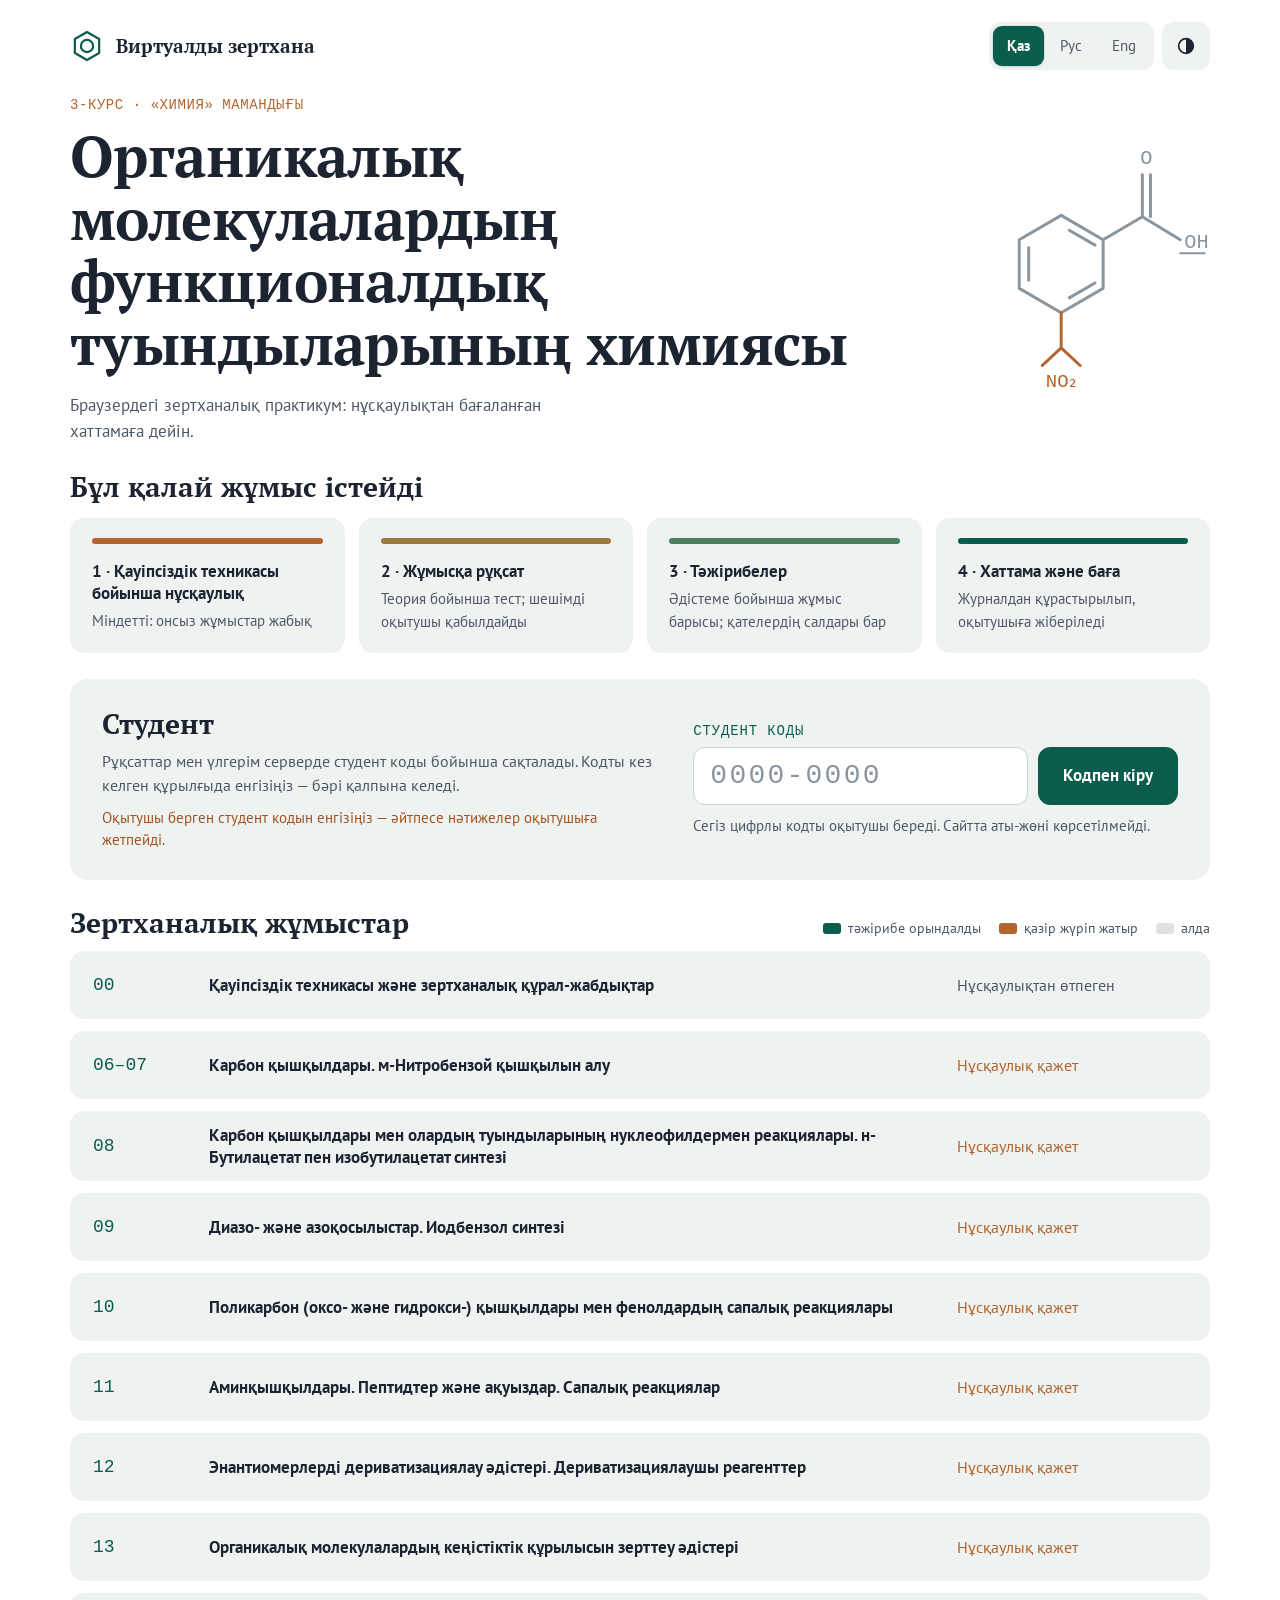
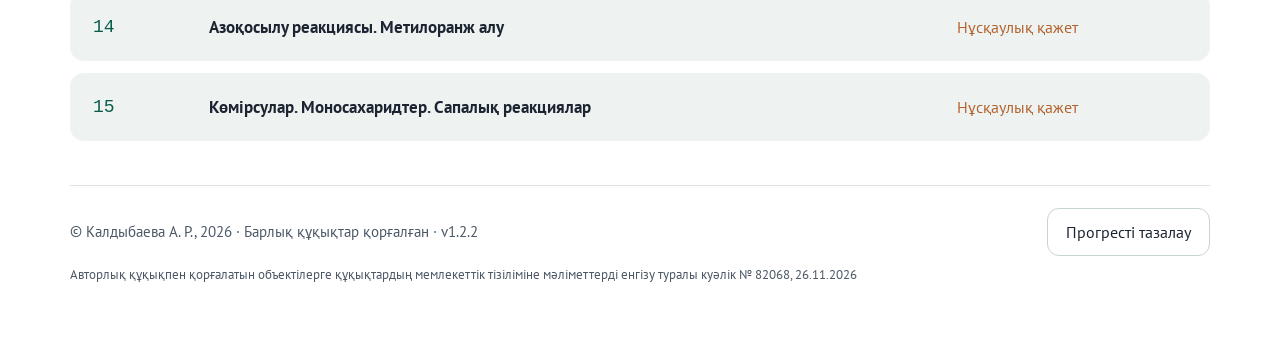
<file: import.html>
<!doctype html>
<html lang="ru" translate="no" class="notranslate">
<head>
<meta charset="utf-8">
<meta name="google" content="notranslate">
<meta name="viewport" content="width=device-width, initial-scale=1">
<meta name="robots" content="noindex">
<title>Виртуальная лаборатория</title>
<style>
  :root { color-scheme: light dark; }
  body { margin: 0; min-height: 100vh; display: grid; place-items: center; background: #edf1f3; color: #15222b;
    font: 16px/1.5 system-ui, -apple-system, "Segoe UI", Roboto, sans-serif; }
  @media (prefers-color-scheme: dark) { body { background: #0e1519; color: #e2eaef; } a { color: #86a6ff; } }
  main { max-width: 520px; padding: 24px 16px; text-align: center; }
  p { margin: 6px 0; } .m { opacity: .7; font-size: 14px; }
  a { color: #0b5d4b; }
</style>
</head>
<body>
<main>
  <p><b>Переносим ваши данные на новый адрес сайта…</b></p>
  <p class="m">Деректеріңізді сайттың жаңа мекенжайына көшіріп жатырмыз… · Moving your data to the new site address…</p>
  <p class="m"><a href="./">Открыть сайт · Сайтты ашу · Open the site</a></p>
</main>
<script>
/*
 * Переезд со старого адреса сайта (blobery-chery.github.io/inter-lab/).
 * Старый адрес открывает страницу-мост, она собирает данные студента с ключами vlab_* из хранилища браузера
 * (кто он, допуски, прогресс, язык) и переходит сюда: import.html#g.<gzip+base64url> или #j.<base64url>.
 * Данные идут только в части адреса после «#» — она не уходит ни на один сервер; адрес сразу очищается.
 * Ничего не затираем: профиль студента берём, только если здесь ещё нет ФИО; допуски дописываем по недостающим
 * работам; прогресс работы — если здесь его нет или здесь сделано меньше. Ключи преподавателя не переносятся.
 */
(async function () {
  var raw = location.hash.slice(1);
  try { history.replaceState(null, '', location.pathname); } catch (e) { /* не страшно */ }
  var to = '#/';
  var flag = '';
  try {
    var data = await decode(raw);
    if (data && data.v === 1 && data.ls && typeof data.ls === 'object') {
      if (typeof data.to === 'string' && /^#\/[\w\-\/]*$/.test(data.to)) to = data.to;
      var n = 0;
      Object.keys(data.ls).forEach(function (k) {
        var v = data.ls[k];
        if (!/^vlab_/.test(k) || /^vlab_teacher/.test(k) || typeof v !== 'string' || v.length >= 5e6) return;
        var cur = localStorage.getItem(k);
        if (k === 'vlab_api_student') {
          if (!named(cur) && named(v)) { localStorage.setItem(k, v); n++; }
        } else if (k === 'vlab_api_admissions') {
          var a = parse(cur) || {}, b = parse(v) || {}, add = 0;
          Object.keys(b).forEach(function (lab) { if (!a[lab]) { a[lab] = b[lab]; add++; } });
          if (add) { localStorage.setItem(k, JSON.stringify(a)); n++; }
        } else if (/^vlab_lab_/.test(k)) {
          if (cur == null || score(parse(v)) > score(parse(cur))) { localStorage.setItem(k, v); n++; }
        } else if (cur == null) { localStorage.setItem(k, v); n++; }
      });
      flag = n ? 'ok' : 'skip';
    }
  } catch (e) { flag = flag || ''; }
  try { if (flag) sessionStorage.setItem('vlab_moved', flag); } catch (e) { /* без уведомления */ }
  location.replace('./' + to);

  function parse(s) { try { return JSON.parse(s); } catch (e) { return null; } }
  function named(s) { var o = parse(s); return !!(o && o.name); }
  // как в app/sync.js: завершённый опыт = 1000, иначе номер шага; сданный протокол — сверху
  function score(p) {
    if (!p || !p.runs) return 0;
    var t = 0;
    Object.keys(p.runs).forEach(function (k) { var r = p.runs[k]; t += r && r.status === 'done' ? 1000 : ((r && r.step) || 0) + 1; });
    return t + (p.report && p.report.sentAt ? 100000 : 0);
  }
  async function decode(s) {
    if (!s || s.length < 3) return null;
    var kind = s.slice(0, 2), b64 = s.slice(2).replace(/-/g, '+').replace(/_/g, '/');
    var bin = atob(b64 + '==='.slice((b64.length + 3) % 4));
    var bytes = new Uint8Array(bin.length);
    for (var i = 0; i < bin.length; i++) bytes[i] = bin.charCodeAt(i);
    if (kind === 'g.') {
      var stream = new Blob([bytes]).stream().pipeThrough(new DecompressionStream('gzip'));
      return JSON.parse(await new Response(stream).text());
    }
    if (kind === 'j.') return JSON.parse(new TextDecoder().decode(bytes));
    return null;
  }
})();
</script>
</body>
</html>
</file>
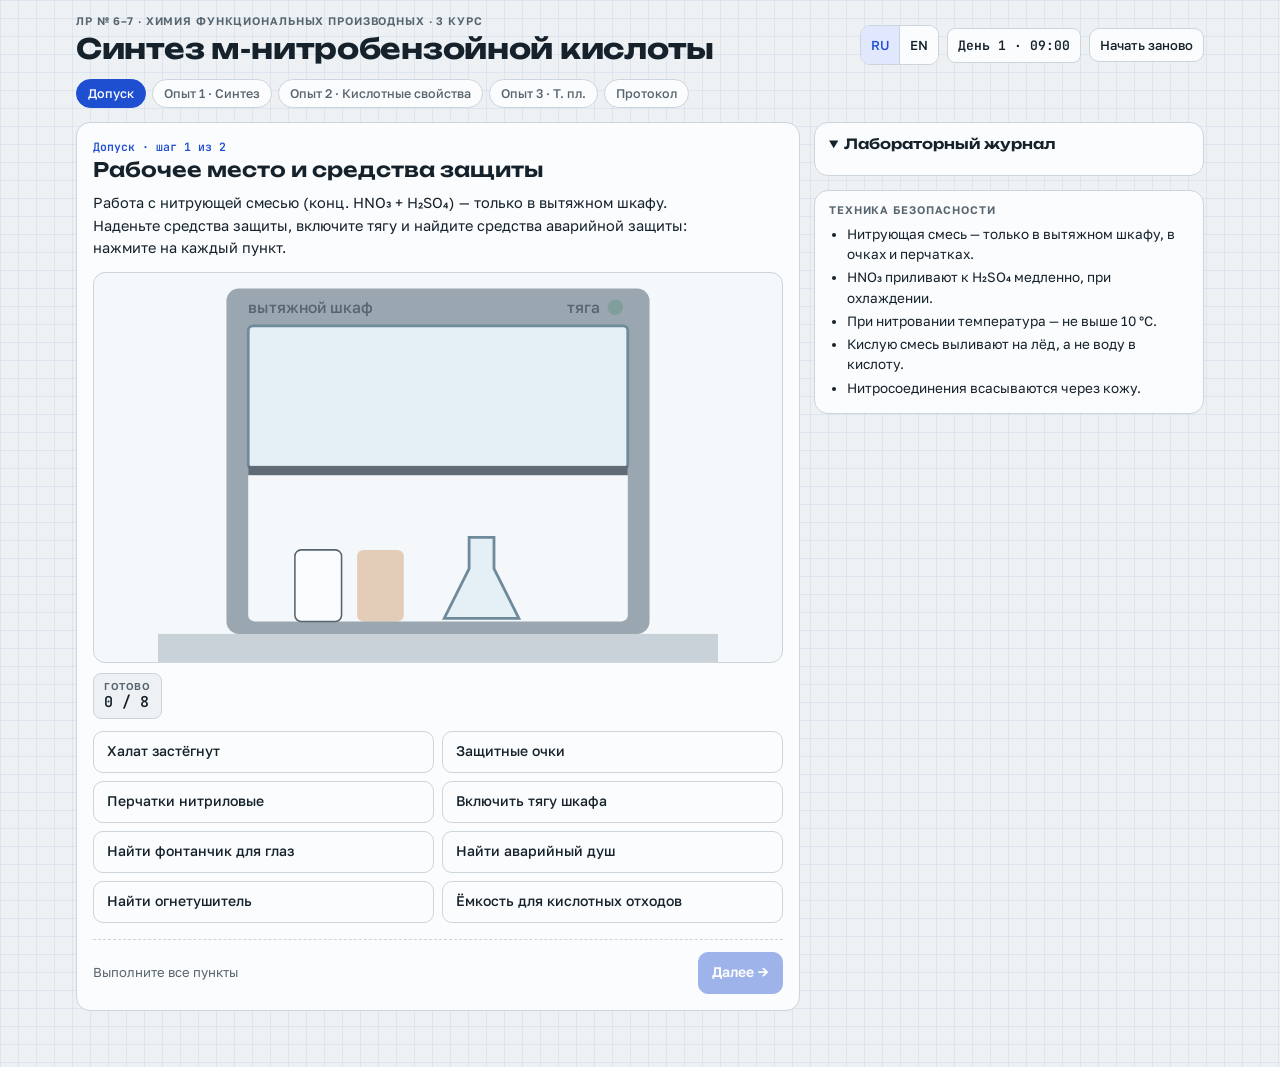
<file: lab06-07-m-nitrobenzoic-acid.html>
<!doctype html><html><head><meta charset=utf8><meta name=viewport content="width=device-width,initial-scale=1,viewport-fit=cover"><style>:root{color-scheme:light;box-sizing:border-box;padding-top:env(safe-area-inset-top,0px);padding-bottom:env(safe-area-inset-bottom,0px)}html{scroll-padding-top:env(safe-area-inset-top,0px)}body{margin:0;padding:0;font:14px -apple-system,BlinkMacSystemFont,sans-serif;background:#fff;color:#000}img{max-width:100%}[hidden]:not([hidden=until-found i]){display:none!important}</style></head><body>
<title>Синтез м-нитробензойной кислоты</title>
<link rel="preconnect" href="https://fonts.googleapis.com">
<link rel="preconnect" href="https://fonts.gstatic.com" crossorigin>
<link rel="stylesheet" href="https://fonts.googleapis.com/css2?family=Golos+Text:wght@400;500;600;700&family=JetBrains+Mono:wght@500;600&family=Unbounded:wght@500;700&display=swap">
<style>
/* Layout: рабочее место — методика, прибор и органы управления в одной колонке; лабораторный журнал «в клетку» рядом (на телефоне — ниже) */
:root{
  --paper:#edf1f3; --grid:rgba(31,79,209,.07); --panel:#fbfcfd; --scene:#f5f8fa; --ink:#15222b; --muted:#56656f; --line:#cbd5db;
  --accent:#1f4fd1; --accent-soft:#e1e8fd; --accent-ink:#ffffff;
  --warn:#9a5a00; --warn-soft:#fff0d3; --bad:#c0352c; --bad-soft:#fde4e1; --good:#1b7a49; --good-soft:#ddf3e6;
  --glass:#6f8a9b; --glass-fill:rgba(185,215,232,.28); --liquid:rgba(160,198,222,.55); --liq-y:rgba(236,212,110,.6); --melt:rgba(250,232,160,.8);
  --ice:#f3fbff; --ice-edge:#a9cfe3; --bench:#c9d2d8; --metal:#9aa7b0; --metal-dark:#5f6c75; --screen:#1d2b22; --screen-ink:#7dff9e;
  --solid:#fdfdf8; --solid-y:#f4eec9; --hot:#ff6a2b; --nox:#b8661f;
  --f-display:"Unbounded",system-ui,sans-serif; --f-body:"Golos Text",system-ui,-apple-system,"Segoe UI",Roboto,sans-serif; --f-mono:"JetBrains Mono",ui-monospace,Menlo,Consolas,monospace;
}
@media (prefers-color-scheme:dark){:root:not([data-theme="light"]){
  --paper:#0e1519; --grid:rgba(126,162,255,.06); --panel:#151f25; --scene:#111a20; --ink:#e2eaef; --muted:#93a3ad; --line:#2a3a44;
  --accent:#86a6ff; --accent-soft:#1c2a4a; --accent-ink:#0b1430;
  --warn:#f2aa45; --warn-soft:#38270c; --bad:#ff7a70; --bad-soft:#3b1714; --good:#5bd393; --good-soft:#112d1e;
  --glass:#8fb0c3; --glass-fill:rgba(120,170,200,.12); --liquid:rgba(130,175,210,.35); --liq-y:rgba(220,190,90,.4); --melt:rgba(230,210,140,.6);
  --ice:#2c4352; --ice-edge:#5d8aa3; --bench:#24323b; --metal:#4d5b64; --metal-dark:#8d9aa3; --screen:#0b130e; --screen-ink:#6cf08f;
  --solid:#e9ece4; --solid-y:#e4dcae; --hot:#ff7d45; --nox:#e08a42; color-scheme:dark}}
:root[data-theme="dark"]{
  --paper:#0e1519; --grid:rgba(126,162,255,.06); --panel:#151f25; --scene:#111a20; --ink:#e2eaef; --muted:#93a3ad; --line:#2a3a44;
  --accent:#86a6ff; --accent-soft:#1c2a4a; --accent-ink:#0b1430;
  --warn:#f2aa45; --warn-soft:#38270c; --bad:#ff7a70; --bad-soft:#3b1714; --good:#5bd393; --good-soft:#112d1e;
  --glass:#8fb0c3; --glass-fill:rgba(120,170,200,.12); --liquid:rgba(130,175,210,.35); --liq-y:rgba(220,190,90,.4); --melt:rgba(230,210,140,.6);
  --ice:#2c4352; --ice-edge:#5d8aa3; --bench:#24323b; --metal:#4d5b64; --metal-dark:#8d9aa3; --screen:#0b130e; --screen-ink:#6cf08f;
  --solid:#e9ece4; --solid-y:#e4dcae; --hot:#ff7d45; --nox:#e08a42; color-scheme:dark}
[hidden]{display:none!important}
*{box-sizing:border-box}
body{background-color:var(--paper);background-image:linear-gradient(var(--grid) 1px,transparent 1px),linear-gradient(90deg,var(--grid) 1px,transparent 1px);background-size:18px 18px;color:var(--ink);font:15px/1.5 var(--f-body)}
.wrap{max-width:1160px;margin:0 auto;padding-inline:16px;padding-block:14px 56px}
.top{display:flex;flex-wrap:wrap;align-items:flex-end;justify-content:space-between;gap:10px 16px}
.eyebrow{font:600 11px/1.3 var(--f-body);letter-spacing:.08em;text-transform:uppercase;color:var(--muted)}
h1{font:700 clamp(19px,4.8vw,28px)/1.15 var(--f-display);margin:5px 0 0;letter-spacing:-.01em;text-wrap:balance}
h2{font:600 clamp(16px,4vw,20px)/1.25 var(--f-display);margin:3px 0 10px;text-wrap:balance}
.topr{display:flex;gap:8px;align-items:center}
.clock{font:600 13px var(--f-mono);font-variant-numeric:tabular-nums;padding:8px 10px;border:1px solid var(--line);border-radius:8px;background:var(--panel);white-space:nowrap}
.stages{display:flex;gap:6px;overflow-x:auto;margin:14px 0 12px;padding-bottom:2px;scrollbar-width:none}
.stg{flex:0 0 auto;font:500 12.5px var(--f-body);padding:6px 11px;border-radius:999px;border:1px solid var(--line);color:var(--muted);background:var(--panel);white-space:nowrap}
.stg.now{background:var(--accent);border-color:var(--accent);color:var(--accent-ink)}
.stg.done{color:var(--good);border-color:var(--good)}
.grid{display:grid;gap:14px;grid-template-columns:minmax(0,1fr)}
@media (min-width:920px){.grid{grid-template-columns:minmax(0,1.3fr) minmax(0,.7fr);align-items:start}.side{position:sticky;top:calc(env(safe-area-inset-top,0px) + 12px)}}
.side{display:grid;gap:14px;min-width:0}
.card{background:var(--panel);border:1px solid var(--line);border-radius:14px}
.bench{padding:16px;min-width:0}
.stepmeta{font:600 11.5px var(--f-mono);color:var(--accent)}
.instr{font-size:14.5px;line-height:1.55;margin-bottom:12px;max-width:68ch}
.instr p{margin:0 0 6px}.instr ol{margin:0;padding-left:20px}.instr li{margin:3px 0}
.instr .note{color:var(--muted);font-size:13.5px;margin-top:6px}
.scene{border:1px solid var(--line);border-radius:12px;background:var(--scene);overflow:hidden}
.scene svg{display:block;width:100%;max-width:560px;height:auto;max-height:48vh;margin:0 auto}
.fb{margin-top:10px;padding:10px 12px;border-radius:10px;font-size:14px;line-height:1.45;border:1px solid transparent}
.fb.info{background:var(--accent-soft)}.fb.warn{background:var(--warn-soft);border-color:var(--warn)}
.fb.bad{background:var(--bad-soft);border-color:var(--bad)}.fb.good{background:var(--good-soft);border-color:var(--good)}
.readouts{display:flex;flex-wrap:wrap;gap:6px;margin-top:10px}
.readouts:empty{display:none}
.ro{display:flex;flex-direction:column;padding:6px 10px;border-radius:8px;background:var(--paper);border:1px solid var(--line);min-width:0}
.ro span{font:600 10px var(--f-body);letter-spacing:.06em;text-transform:uppercase;color:var(--muted)}
.ro b{font:600 15px var(--f-mono);font-variant-numeric:tabular-nums}
.ro.ok b{color:var(--good)}.ro.warn{background:var(--warn-soft);border-color:var(--warn)}.ro.warn b{color:var(--warn)}
.ro.bad{background:var(--bad-soft);border-color:var(--bad)}.ro.bad b{color:var(--bad)}
.controls{display:flex;flex-wrap:wrap;gap:8px;margin-top:12px;min-width:0}
.controls>*{min-width:0}
.row{display:flex;flex-wrap:wrap;gap:8px;width:100%;align-items:center}
.row input[type=range]{flex:1;min-width:150px;accent-color:var(--accent)}
.lab{width:100%;font:600 11px var(--f-body);letter-spacing:.07em;text-transform:uppercase;color:var(--muted);margin-top:6px}
.b{font:500 14px/1.2 var(--f-body);min-height:42px;padding:9px 13px;border-radius:10px;border:1px solid var(--line);background:var(--panel);color:var(--ink);cursor:pointer;touch-action:manipulation;text-align:left}
.b:hover:not(:disabled){border-color:var(--accent)}
.b:focus-visible{outline:2px solid var(--accent);outline-offset:2px}
.b:disabled{opacity:.42;cursor:not-allowed}
.b.pri{background:var(--accent);border-color:var(--accent);color:var(--accent-ink);font-weight:600}
.b.on{background:var(--accent-soft);border-color:var(--accent);color:var(--accent)}
.b.big{font-size:17px;font-weight:600;min-height:54px;padding:12px 26px}
.b.sm{min-height:34px;padding:6px 10px;font-size:13px}
.b.danger{border-color:var(--bad);color:var(--bad)}
.seg{display:inline-flex;flex-wrap:wrap;border:1px solid var(--line);border-radius:10px;overflow:hidden;background:var(--panel)}
.seg .b{border:0;border-radius:0;min-height:38px}
.seg .b+.b{border-left:1px solid var(--line)}
.check{display:grid;grid-template-columns:repeat(auto-fit,minmax(min(100%,230px),1fr));gap:8px;width:100%}
.check .b.on::before{content:"✓ "}
.nextrow{display:flex;align-items:center;justify-content:flex-end;flex-wrap:wrap;gap:10px;margin-top:16px;padding-top:12px;border-top:1px dashed var(--line)}
.hint{font-size:13px;color:var(--muted);margin-right:auto}
.journal{padding:12px 14px}
.journal summary{font:600 14px var(--f-display);cursor:pointer}
#logCount{font:500 12px var(--f-mono);color:var(--muted)}
#log{list-style:none;margin:10px 0 0;padding:0;display:grid;gap:7px;max-height:62vh;overflow:auto}
.lg{display:grid;grid-template-columns:58px minmax(0,1fr);gap:8px;font-size:13.5px;line-height:1.4}
.lg time{font:500 12px var(--f-mono);color:var(--muted);padding-top:1px}
.lg.obs span::before{content:"Набл. ";font-weight:600;color:var(--accent)}
:root[lang="en"] .lg.obs span::before{content:"Obs. "}
.lg.warn span{color:var(--bad)}
.lg.calc span{font-family:var(--f-mono);font-size:12.5px}
.tb{padding:12px 14px;font-size:13.5px}.tb ul{margin:6px 0 0;padding-left:18px}.tb li{margin:3px 0}
.q{display:grid;gap:8px;width:100%;margin-bottom:12px}.q p{margin:0;font-weight:600}
.opt{width:100%}.opt.right{border-color:var(--good);background:var(--good-soft)}.opt.wrong{border-color:var(--bad);background:var(--bad-soft)}
canvas.tg{width:100%;height:110px;display:block;border:1px solid var(--line);border-radius:10px;background:var(--paper)}
.strip{display:flex;align-items:center;gap:10px;flex-wrap:wrap;width:100%;padding:8px 10px;border:1px solid var(--line);border-radius:10px;font-size:14px}
.strip i{width:30px;height:16px;border-radius:3px;border:1px solid var(--line);display:inline-block}
.strip em{color:var(--muted);font-style:normal}
.scale{height:8px;border-radius:4px;width:100%;background:linear-gradient(90deg,#c81e32,#e63c32,#f58c28,#f5c832,#6eb428,#1e9682,#325aaa,#5a2882)}
.doc{width:100%;font-size:14.5px;line-height:1.55}
.doc h3{font:600 15.5px/1.3 var(--f-display);margin:20px 0 6px}
.doc p{margin:4px 0;max-width:72ch}.doc ul{margin:4px 0;padding-left:20px}
.eq{background:var(--paper);border:1px solid var(--line);padding:7px 10px;border-radius:8px;margin:6px 0;overflow-x:auto;white-space:nowrap;font-size:14px}
.calc{font-family:var(--f-mono);font-size:13px}
.tw{overflow-x:auto;margin:6px 0}
.doc table{border-collapse:collapse;font-size:13.5px;min-width:600px;font-variant-numeric:tabular-nums}
.doc th,.doc td{border:1px solid var(--line);padding:6px 8px;text-align:left;vertical-align:top}
.doc th{background:var(--paper);font-weight:600}
.dochead{display:grid;grid-template-columns:repeat(auto-fit,minmax(min(100%,200px),1fr));gap:10px;padding:12px;border:1px solid var(--line);border-radius:12px;background:var(--paper)}
.dochead label{display:block;font:600 11px var(--f-body);letter-spacing:.06em;text-transform:uppercase;color:var(--muted);margin-bottom:4px}
.dochead input{width:100%;font:15px var(--f-body);padding:8px 10px;border:1px solid var(--line);border-radius:8px;background:var(--panel);color:var(--ink)}
.grade{display:flex;gap:16px;align-items:center;padding:14px;border-radius:12px;background:var(--accent-soft);margin-top:10px}
.grade b{font:700 44px/1 var(--f-display);color:var(--accent)}
.confirm{position:fixed;left:16px;right:16px;bottom:calc(16px + env(safe-area-inset-bottom,0px));max-width:440px;margin:0 auto;padding:14px;background:var(--panel);border:1px solid var(--line);border-radius:12px;box-shadow:0 10px 30px rgba(0,0,0,.2);display:flex;gap:8px;align-items:center;flex-wrap:wrap;z-index:9}
.confirm span{flex:1 1 100%}
textarea.cp{width:100%;min-height:160px;font:12px var(--f-mono);background:var(--paper);color:var(--ink);border:1px solid var(--line);border-radius:8px;padding:8px}
/* SVG */
.sv-bench{fill:var(--bench)}.gl{fill:var(--glass-fill);stroke:var(--glass);stroke-width:1.8}.gls{fill:none;stroke:var(--glass);stroke-width:1.8}
.liq{fill:var(--liquid)}.ice{fill:var(--ice);stroke:var(--ice-edge);stroke-width:1}.met{fill:var(--metal)}.metd{fill:var(--metal-dark)}
.sol{fill:var(--solid);stroke:var(--muted);stroke-width:.6}.porc{fill:var(--solid);stroke:var(--muted);stroke-width:1}.ppt{fill:var(--solid-y)}
.lbl{font:500 10px var(--f-body);fill:var(--muted)}.lblb{font:600 10.5px var(--f-body);fill:var(--ink)}.mono{font-family:var(--f-mono)}
.redc{fill:var(--bad)}.nox{fill:var(--nox)}.scr{fill:var(--screen)}.scrt{fill:var(--screen-ink);font:600 15px var(--f-mono)}.pnl{fill:var(--panel);stroke:var(--muted);stroke-width:1}
.bub{fill:none;stroke:var(--glass);stroke-width:1;animation:rise 1.3s linear infinite}
@keyframes rise{0%{transform:translateY(0);opacity:0}15%{opacity:1}100%{transform:translateY(-34px);opacity:0}}
.drop{animation:fall .45s ease-in forwards}
@keyframes fall{from{transform:translateY(0)}to{transform:translateY(var(--dy,120px));opacity:.15}}
.stir{animation:stir .55s ease-in-out infinite alternate;transform-origin:172px 10px}
@keyframes stir{from{transform:rotate(-3.5deg)}to{transform:rotate(3.5deg)}}
.airp{animation:air 1.6s linear infinite}
@keyframes air{from{transform:translateY(12px);opacity:0}50%{opacity:1}to{transform:translateY(-22px);opacity:0}}
.fume{animation:fume 3s ease-out infinite}
@keyframes fume{0%{transform:translate(0,0);opacity:0}30%{opacity:1}100%{transform:translate(10px,-42px);opacity:0}}
.flow{stroke-dasharray:6 5;animation:flow .5s linear infinite}
@keyframes flow{to{stroke-dashoffset:-11}}
@media (prefers-reduced-motion:reduce){*,*::before,*::after{animation:none!important;transition:none!important}}
</style>
<div class="wrap">
<header class="top">
  <div class="brand"><div class="eyebrow" data-ru="ЛР № 6–7 · Химия функциональных производных · 3 курс" data-en="Lab 6–7 · Chemistry of functional derivatives · Year 3">ЛР № 6–7 · Химия функциональных производных · 3 курс</div><h1 data-ru="Синтез м‑нитробензойной кислоты" data-en="Synthesis of m‑nitrobenzoic acid">Синтез м‑нитробензойной кислоты</h1></div>
  <div class="topr"><div class="seg" role="group" aria-label="Язык / Language"><button class="b sm on" type="button" id="lg-ru" aria-pressed="true">RU</button><button class="b sm" type="button" id="lg-en" aria-pressed="false">EN</button></div><div class="clock" id="clock">День 1 · 09:00</div><button class="b sm" type="button" id="resetBtn" data-ru="Начать заново" data-en="Restart">Начать заново</button></div>
</header>
<nav class="stages" id="stages" aria-label="Этапы работы"></nav>
<main class="grid">
  <section class="card bench">
    <div class="stepmeta" id="stepMeta"></div>
    <h2 id="stepTitle"></h2>
    <div class="instr" id="instr"></div>
    <div class="scene" id="scene"></div>
    <div class="fb" id="fb" role="status" aria-live="polite" hidden></div>
    <div class="readouts" id="readouts"></div>
    <div class="controls" id="controls"></div>
    <div class="nextrow" id="nextrow"><span class="hint" id="nextHint"></span><button class="b pri" type="button" id="nextBtn" disabled>Далее →</button></div>
  </section>
  <aside class="side">
    <details class="card journal" open><summary><span data-ru="Лабораторный журнал" data-en="Lab notebook">Лабораторный журнал</span> <span id="logCount"></span></summary><ol id="log"></ol></details>
    <div class="card tb"><div class="eyebrow" data-ru="Техника безопасности" data-en="Safety">Техника безопасности</div><ul data-ru="&lt;li&gt;Нитрующая смесь — только в вытяжном шкафу, в очках и перчатках.&lt;/li&gt;&lt;li&gt;HNO₃ приливают к H₂SO₄ медленно, при охлаждении.&lt;/li&gt;&lt;li&gt;При нитровании температура — не выше 10 °C.&lt;/li&gt;&lt;li&gt;Кислую смесь выливают на лёд, а не воду в кислоту.&lt;/li&gt;&lt;li&gt;Нитросоединения всасываются через кожу.&lt;/li&gt;" data-en="&lt;li&gt;Handle the nitrating mixture only in the fume hood, wearing goggles and gloves.&lt;/li&gt;&lt;li&gt;Add HNO₃ to H₂SO₄ slowly, with cooling.&lt;/li&gt;&lt;li&gt;Keep the nitration below 10 °C.&lt;/li&gt;&lt;li&gt;Pour the acid mixture onto ice — never water into acid.&lt;/li&gt;&lt;li&gt;Nitro compounds are absorbed through the skin.&lt;/li&gt;"></ul></div>
  </aside>
</main>
<div class="confirm" id="confirm" hidden><span data-ru="Сбросить весь прогресс и начать работу заново?" data-en="Reset all progress and start the work again?">Сбросить весь прогресс и начать работу заново?</span><button class="b sm danger" id="cfYes" type="button" data-ru="Сбросить" data-en="Reset">Сбросить</button><button class="b sm" id="cfNo" type="button" data-ru="Отмена" data-en="Cancel">Отмена</button></div>
</div>
<script>
"use strict";
/* ===== язык / language ===== */
let LANG=(()=>{try{return localStorage.getItem('mnba-lang')==='en'?'en':'ru'}catch(e){return 'ru'}})();
const L=(ru,en)=>LANG==='en'?en:ru, tx=(ru,en)=>[ru,en], P=x=>Array.isArray(x)?x[LANG==='en'?1:0]:x;
const numfix=s=>LANG==='en'?String(s).replace(/(\d),(\d)/g,'$1.$2'):String(s).replace(/(\d)\.(\d)/g,'$1,$2');
/* ===== ядро ===== */
const $=(s,r=document)=>r.querySelector(s), q=id=>document.getElementById(id);
function h(tag,p,...kids){const e=document.createElement(tag);if(p)for(const k in p){const v=p[k];if(v==null||v===false)continue;if(k==='class')e.className=v;else if(k==='html')e.innerHTML=v;else if(k.slice(0,2)==='on')e.addEventListener(k.slice(2),v);else e.setAttribute(k,v===true?'':v)}for(const c of kids.flat()){if(c==null||c===false)continue;e.append(c.nodeType?c:document.createTextNode(String(c)))}return e}
const f=(x,d=2)=>{const s=(Number(x)||0).toFixed(d).replace(/^-/,'−');return LANG==='en'?s:s.replace('.',',')};
const rnd=(a,b)=>a+Math.random()*(b-a), clamp=(x,a,b)=>Math.max(a,Math.min(b,x));
const vis=(el,on)=>{if(el)el.toggleAttribute('hidden',!on)};
const M={BA:122.12,NBA:167.12,DNBA:212.12};
const KEY='mnba-lab-v1';
function fresh(){return{t:0,log:[],rem:[],ppe:{},mBA:0,vAcid:0,T:22,Tb:22,bath:{ice:false,salt:false,in:false},
 mix:{s:0,n:0,T:3},nit:{drops:0,maxT:-99,E:0,t0:null,t1:null,hot:0,pts:[]},hold:{bath:0,room:0},conv:0,
 pour:{loss:0,ice:35,method:''},filt:{washes:0,pH:0.4,loss:0,tloss:0,lastCheck:-1},crude:null,rec:{V:0,full:false,shock:false,Vneed:0},
 fin:null,water:0,mFin:0,e2:{},mp:{},bamp:null,quiz:{},fio:'',grp:''}}
let S=fresh(),cur=0,entry='',cleanup=null;
const STEPS=[];
const STAGES=[['dop',['Допуск','Admission']],['e1',['Опыт 1 · Синтез','Exp. 1 · Synthesis']],['e2',['Опыт 2 · Кислотные свойства','Exp. 2 · Acidic properties']],['e3',['Опыт 3 · Т. пл.','Exp. 3 · Melting point']],['prot',['Протокол','Lab report']]];
function hm(t){const m=Math.floor((t+32400)/60)%1440;return String(Math.floor(m/60)).padStart(2,'0')+':'+String(m%60).padStart(2,'0')}
function day(t){return Math.floor((t+32400)/86400)+1}
function clock(){return `${L('День','Day')} ${day(S.t)} · ${hm(S.t)}`}
function adv(sec){S.t+=Math.round(sec);q('clock').textContent=clock()}
function log(text,kind){S.log.push({t:S.t,text,kind:kind||'act',st:STEPS[cur]?STEPS[cur].stage:''});drawLog()}
function drawLog(){const ol=q('log');ol.innerHTML='';for(let i=S.log.length-1;i>=0;i--){const e=S.log[i];ol.append(h('li',{class:'lg '+e.kind},h('time',null,(day(e.t)>1?L('д','d')+day(e.t)+' ':'')+hm(e.t)),h('span',{html:numfix(P(e.text))})))}q('logCount').textContent=S.log.length?'· '+S.log.length:''}
function remark(key,text,pts){if(S.rem.some(r=>r.key===key))return false;const tp=Array.isArray(text)?text:[text,text];S.rem.push({key,text:tp,pts:pts==null?1:pts});log(tx('Замечание: '+tp[0],'Remark: '+tp[1]),'warn');return true}
function fb(msg,kind){const b=q('fb');b.className='fb '+(kind||'info');b.innerHTML=msg;b.hidden=false}
function RO(items){const r=q('readouts');r.innerHTML='';items.forEach(([k,v,st])=>r.append(h('div',{class:'ro '+(st||'')},h('span',null,k),h('b',null,v))))}
function B(label,fn,cls){return h('button',{class:'b '+(cls||''),type:'button',onclick:fn},label)}
function row(...k){return h('div',{class:'row'},...k)}
function lab(t){return h('div',{class:'lab'},t)}
function C(){return q('controls')}
function ready(hint){q('nextBtn').disabled=false;q('nextHint').textContent=hint||''}
function notReady(hint){q('nextBtn').disabled=true;q('nextHint').textContent=hint||''}
function loop(fn,ms){const id=setInterval(fn,ms||100);return()=>clearInterval(id)}
function seg(opts,get,set,label){const w=h('div',{class:'seg',role:'group','aria-label':label||''});opts.forEach(([v,t])=>{const b=h('button',{class:'b sm'+(get()===v?' on':''),type:'button',onclick:()=>{set(v);[...w.children].forEach(x=>x.classList.toggle('on',x===b))}},t);w.append(b)});return w}
function quiz(host,o){const box=h('div',{class:'q'},h('p',null,o.q));const res=h('div');let solved=false;
 o.opts.forEach((t,i)=>{const b=h('button',{class:'b opt',type:'button',onclick:()=>{if(solved)return;if(i===o.ok){solved=true;b.classList.add('right');res.className='fb good';res.innerHTML=L('Верно. ','Correct. ')+o.why;o.onRight&&o.onRight(i)}else{b.classList.add('wrong');res.className='fb bad';res.innerHTML=o.hint||L('Неверно. Подумайте ещё.','Incorrect. Think again.');if(o.key&&o.pts)remark(o.key,tx('ошибка в ответе: «'+o.q+'»','wrong answer: “'+o.q+'”'),o.pts)}}},t);box.append(b)});box.append(res);host.append(box);return box}
function save(){try{localStorage.setItem(KEY,JSON.stringify({s:entry,cur}))}catch(e){}}
function load(){try{const o=JSON.parse(localStorage.getItem(KEY)||'null');if(o&&o.s){S=Object.assign(fresh(),JSON.parse(o.s));cur=clamp(o.cur|0,0,STEPS.length-1)}}catch(e){}}
function render(){
 if(cleanup){try{cleanup()}catch(e){}}cleanup=null;
 const st=STEPS[cur];entry=JSON.stringify(S);save();
 const si=STAGES.findIndex(x=>x[0]===st.stage),nav=q('stages');nav.innerHTML='';
 STAGES.forEach(([id,nm],i)=>nav.append(h('span',{class:'stg '+(i<si?'done':i===si?'now':'')},(i<si?'✓ ':'')+P(nm))));
 const list=STEPS.filter(x=>x.stage===st.stage),k=list.indexOf(st)+1,n=list.length;
 q('stepMeta').textContent=P(STAGES[si][1])+(n>1?L(` · шаг ${k} из ${n}`,` · step ${k} of ${n}`):'');
 q('stepTitle').textContent=P(st.title);q('instr').innerHTML=P(st.instr)||'';
 const sc=q('scene');sc.innerHTML=st.scene?st.scene():'';sc.hidden=!st.scene;
 q('readouts').innerHTML='';q('controls').innerHTML='';q('fb').hidden=true;
 q('nextrow').hidden=!!st.last;q('nextBtn').textContent=L('Далее →','Next →');notReady(P(st.need)||'');
 cleanup=st.run?(st.run()||null):null;q('clock').textContent=clock();drawLog();
}
function go(i){cur=i;render();const b=$('.bench');if(b&&b.getBoundingClientRect().top<0)b.scrollIntoView({behavior:'smooth',block:'start'})}
function applyStatic(){document.documentElement.lang=LANG;document.querySelectorAll('[data-ru]').forEach(e=>{e.innerHTML=e.getAttribute('data-'+LANG)});
 ['ru','en'].forEach(l=>{const b=q('lg-'+l);if(b){b.classList.toggle('on',LANG===l);b.setAttribute('aria-pressed',LANG===l)}})}
function setLang(l){if(l===LANG)return;LANG=l;try{localStorage.setItem('mnba-lang',l)}catch(e){}const changed=entry&&JSON.stringify(S)!==entry;if(entry)S=Object.assign(fresh(),JSON.parse(entry));applyStatic();render();
 if(changed)fb(L('Язык переключён — текущий шаг начат заново.','Language switched — the current step has been restarted.'),'info')}
/* ===== pH: баланс зарядов для м-нитробензойной кислоты (pKa 3,45; растворимость ≈0,015 М) ===== */
const KA=10**-3.45,SOL=0.015,KW=1e-14;
function pHcalc(net,Cm,V){const n=net/V,c=Cm/V,F=x=>n+x-KA*c/(KA+x)-KW/x;let lo=-15,hi=1.5;
 for(let i=0;i<70;i++){const m=(lo+hi)/2;if(F(10**m)>0)hi=m;else lo=m}let x=10**((lo+hi)/2),ppt=0;
 if(c*x/(KA+x)>SOL){x=(-n+Math.sqrt(n*n+4*(KA*SOL+KW)))/2;ppt=Math.max(0,c-SOL-KA*SOL/x)*V}return{pH:-Math.log10(x),ppt}}
function pHcolor(p){const st=[[0,[200,30,50]],[2,[230,60,50]],[4,[245,140,40]],[5,[245,200,50]],[7,[110,180,40]],[9,[30,150,130]],[11,[50,90,170]],[14,[90,40,130]]];p=clamp(p,0,14);
 for(let i=1;i<st.length;i++){if(p<=st[i][0]){const[a,ca]=st[i-1],[b,cb]=st[i],u=(p-a)/(b-a);return `rgb(${ca.map((v,j)=>Math.round(v+(cb[j]-v)*u)).join(',')})`}}return 'rgb(90,40,130)'}
function paperShow(pH){const box=q('paperBox');if(!box)return;const p=Math.round(clamp(pH,0,14));box.innerHTML='';
 const w=p<=2?['сильнокислая','strongly acidic']:p<=4?['кислая','acidic']:p<=6?['слабокислая','weakly acidic']:p===7?['нейтральная','neutral']:p<=9?['слабощелочная','weakly alkaline']:['щелочная','alkaline'];
 box.append(h('div',{class:'strip'},h('i',{style:`background:${pHcolor(pH)}`}),h('span',null,L(`Индикаторная бумага: pH ≈ ${p}`,`Indicator paper: pH ≈ ${p}`)),h('em',null,P(w)),h('div',{class:'scale',title:L('Шкала универсального индикатора, pH 0–14','Universal indicator scale, pH 0–14')})));
 log(tx(`Индикаторная бумага: pH ≈ ${p}`,`Indicator paper: pH ≈ ${p}`),'obs')}

/* ===== сцены (SVG) ===== */
const SV=inner=>`<svg viewBox="0 0 360 250" xmlns="http://www.w3.org/2000/svg" role="img" aria-label="${L('Лабораторная установка','Laboratory set-up')}"><rect class="sv-bench" x="0" y="232" width="360" height="18"/>${inner}</svg>`;
const FL='M168 58 L168 112 L124 212 Q121 222 132 222 L228 222 Q239 222 236 212 L192 112 L192 58 Z';
const Ty=T=>196-(T+20)*2.6;
const ICE=[[74,164,15,-12],[98,184,17,8],[240,166,16,14],[262,188,15,-6],[78,206,16,10],[268,208,14,-14],[112,210,13,6],[234,208,15,-8]];
const iceP=a=>a.map(([x,y,s,r])=>`<rect class="ice" x="${x}" y="${y}" width="${s}" height="${s}" rx="3" transform="rotate(${r} ${x+s/2} ${y+s/2})" opacity=".92"/>`).join('');
const bathName=()=>L('баня: лёд','bath: ice')+(S.bath.salt?L(' + NaCl',' + NaCl'):'');
function thermoP(){let t='';for(let T=-20;T<=40;T+=5){const y=Ty(T);t+=`<line x1="189" x2="${T%10?192:195}" y1="${y}" y2="${y}" stroke="${T===10?'var(--bad)':'var(--glass)'}" stroke-width="${T===10?1.8:.9}"/>`}
 return `<g><rect x="183" y="4" width="7" height="206" rx="3.5" fill="var(--panel)" stroke="var(--glass)" stroke-width="1.2"/>${t}<rect id="thCol" class="redc" x="185.2" y="150" width="2.6" height="58"/><circle class="redc" cx="186.5" cy="210" r="5"/><text class="lbl" x="197" y="${Ty(10)+3}" style="fill:var(--bad)">10°</text></g>`}
function flaskP(o){o=o||{};return `<defs><clipPath id="fc"><path d="${FL}"/></clipPath></defs>
<g id="bathB"${o.bath?'':' hidden'}><rect class="gl" x="64" y="136" width="232" height="94" rx="10"/><rect class="liq" x="66" y="150" width="228" height="78" rx="8" opacity=".5"/>${iceP(ICE.slice(0,4))}</g>
<g clip-path="url(#fc)"><rect id="flLiq" class="liq" x="110" y="222" width="140" height="0"/><path id="flSol" class="sol" d=""/></g>
<path class="gl" d="${FL}"/><rect class="gl" x="164" y="53" width="32" height="6" rx="2"/>
${o.th?thermoP():''}
<g id="rodG"${o.rod?'':' hidden'}><line id="rod" x1="172" y1="10" x2="158" y2="216" stroke="var(--glass)" stroke-width="3.2" stroke-linecap="round"/></g>
${o.pip?`<g><ellipse cx="177" cy="9" rx="6.5" ry="8.5" class="metd"/><rect x="174" y="15" width="6" height="30" class="gl"/><path class="gl" d="M174 45 L176.4 64 L177.6 64 L180 45 Z"/><circle id="drop" cx="177" cy="66" r="2.4" style="fill:var(--liq-y)" opacity="0"/></g>`:''}
<g id="fumes" opacity="0">${[0,1,2].map(i=>`<ellipse class="nox fume" style="animation-delay:${i}s" cx="${176+i*5}" cy="46" rx="9" ry="6"/>`).join('')}</g>
<g id="bathF"${o.bath?'':' hidden'}>${iceP(ICE.slice(4))}<g id="salt"${S.bath.salt?'':' hidden'}>${[80,104,130,226,250,276,90,262].map((x,i)=>`<circle class="sol" cx="${x}" cy="${152+(i%3)*4}" r="1.7"/>`).join('')}</g><text id="bathLbl" class="lbl" x="70" y="131">${bathName()}</text></g>
<text class="lbl" x="250" y="64">${L('колба 50 мл','50 mL flask')}</text>`}
function setFlask(vol,solid,col){const y=222-vol*4.2,r=q('flLiq');if(r){r.setAttribute('y',y);r.setAttribute('height',222-y);if(col)r.style.fill=col}const s=q('flSol');if(s){const hh=solid>0.01?3+7*Math.sqrt(solid/2):0,w=hh*3.2;s.setAttribute('d',hh?`M${180-w} 222 Q180 ${222-2*hh} ${180+w} 222 Z`:'')}}
function setThermo(T){const c=q('thCol');if(!c)return;const y=clamp(Ty(T),8,205);c.setAttribute('y',y);c.setAttribute('height',208-y)}
function drip(){const d=q('drop'),l=q('flLiq');if(!d||!l)return;d.style.setProperty('--dy',(+l.getAttribute('y')-66)+'px');d.classList.remove('drop');void d.getBoundingClientRect();d.setAttribute('opacity','1');d.classList.add('drop')}
const bottle=(x,name,cls)=>`<rect class="${cls||'pnl'}" x="${x}" y="122" width="46" height="98" rx="6"${cls?' opacity=".25"':''}/>${cls?`<rect x="${x}" y="122" width="46" height="98" rx="6" fill="none" stroke="var(--muted)"/>`:''}<rect class="met" x="${x+12}" y="106" width="22" height="18" rx="2"/><text class="lblb" x="${x+23}" y="164" text-anchor="middle">${name}</text><text class="lbl" x="${x+23}" y="178" text-anchor="middle">${L('конц.','conc.')}</text>`;
function cylP(){let t='';for(let v=0;v<=10;v++){const y=214-v*14;t+=`<line x1="69" x2="${v%5?74:79}" y1="${y}" y2="${y}" stroke="var(--glass)" stroke-width=".9"/>`+(v%5===0&&v?`<text class="lbl mono" x="99" y="${y+3}">${v}</text>`:'')}
 return `${bottle(8,'H₂SO₄')}<defs><clipPath id="cc"><rect x="70" y="58" width="24" height="156"/></clipPath></defs><g clip-path="url(#cc)"><rect id="cylL" class="liq" x="70" y="214" width="24" height="0"/></g><rect class="gl" x="69" y="54" width="26" height="162" rx="2"/><rect class="gl" x="58" y="214" width="48" height="8" rx="2"/>${t}<text class="lbl" x="82" y="46" text-anchor="middle">${L('цилиндр 10 мл','10 mL cylinder')}</text>`}
function setCyl(v){const r=q('cylL');if(r){r.setAttribute('y',214-v*14);r.setAttribute('height',v*14)}}
function balanceP(){return `<rect class="pnl" x="12" y="150" width="44" height="72" rx="5"/><rect class="met" x="20" y="138" width="28" height="13" rx="2"/><text class="lbl" x="34" y="184" text-anchor="middle">${L('реактив','reagent')}</text>
<rect class="met" x="70" y="196" width="220" height="36" rx="6"/><rect class="scr" x="128" y="203" width="138" height="24" rx="3"/><text id="balD" class="scrt" x="260" y="221" text-anchor="end">0${L(',','.')}0000 g</text><circle id="balStab" cx="137" cy="215" r="2.6" fill="var(--screen-ink)" opacity=".2"/>
<rect class="gl" x="84" y="56" width="192" height="140" rx="4"/><rect class="metd" x="176" y="186" width="8" height="10"/><ellipse class="metd" cx="180" cy="186" rx="46" ry="5"/>
<g id="boat" hidden><path class="pnl" d="M148 168 L212 168 L205 181 L155 181 Z"/></g><g id="glassDish" hidden><ellipse class="gl" cx="180" cy="177" rx="42" ry="6"/></g>
<path id="pile" class="sol" d=""/>
<rect id="door" x="84" y="56" width="96" height="140" fill="none" stroke="var(--glass)" stroke-width="2.4" stroke-dasharray="4 3"/><text id="doorT" class="lbl" x="90" y="70">${L('дверца открыта','door open')}</text>
<text class="lbl" x="270" y="50" text-anchor="end">${L('аналитические весы, d = 0,1 мг','analytical balance, d = 0.1 mg')}</text>`}
function setPile(m,prod,base){const p=q('pile');if(!p)return;if(m<=0){p.setAttribute('d','');return}const hh=3+8*Math.sqrt(m/2.5),w=12+16*Math.sqrt(m/2.5);p.setAttribute('d',`M${180-w} ${base} Q180 ${base-2*hh} ${180+w} ${base} Z`);p.style.fill=prod?'var(--solid-y)':''}
function mixP(){return `${bottle(8,'H₂SO₄')}${bottle(64,'HNO₃','nox')}
<rect class="gl" x="168" y="128" width="128" height="102" rx="6"/><rect class="liq" x="170" y="146" width="124" height="82" rx="5" opacity=".5"/>${iceP([[176,158,15,10],[268,164,15,-10],[180,204,14,-6],[270,206,14,8]])}
<defs><clipPath id="tc"><path d="M223 30 L223 200 A9 9 0 0 0 241 200 L241 30 Z"/></clipPath></defs><g clip-path="url(#tc)"><rect id="tubeL" class="liq" x="220" y="209" width="24" height="0"/></g><path class="gls" d="M223 26 L223 200 A9 9 0 0 0 241 200 L241 26"/><text class="lbl" x="232" y="18" text-anchor="middle">${L('пробирка','test tube')}</text><text class="lbl" x="232" y="244" text-anchor="middle">${L('ледяная баня','ice bath')}</text>`}
function setTubeMix(v){const r=q('tubeL');if(r){const hh=v*22;r.setAttribute('y',209-hh);r.setAttribute('height',hh)}}
function pourP(){return `<defs><clipPath id="bk"><rect x="114" y="104" width="152" height="124" rx="5"/></clipPath><clipPath id="fc2"><path d="${FL}"/></clipPath></defs>
<rect class="gl" x="112" y="104" width="156" height="126" rx="6"/><g clip-path="url(#bk)"><rect id="bkL" class="liq" x="114" y="228" width="152" height="0"/>
<g id="iceB">${iceP([[124,196,18,8],[150,204,17,-12],[178,200,18,4],[204,206,16,15],[230,198,18,-6],[138,178,16,20],[192,182,17,-14],[220,176,16,6],[164,166,15,-4]])}</g>
<g id="ppt" opacity="0" class="ppt">${Array.from({length:46},(_,i)=>`<circle cx="${120+((i*37)%140)}" cy="${156+((i*53)%70)}" r="${1.2+(i%3)*.6}"/>`).join('')}</g></g>
<line id="stream" class="flow" x1="168" y1="98" x2="176" y2="206" stroke="var(--liq-y)" stroke-width="3.5" stroke-linecap="round" opacity="0"/>
<g transform="translate(166 96) rotate(132) scale(.42) translate(-180 -58)"><g clip-path="url(#fc2)"><rect id="tiltL" x="140" y="58" width="80" height="70" style="fill:var(--liq-y)"/></g><path class="gl" d="${FL}"/></g>
<text class="lbl" x="190" y="96">${L('стакан со льдом','beaker with ice')}</text><text id="bkT" class="lbl mono" x="262" y="120" text-anchor="end"></text>`}
function filterP(){return `<defs><clipPath id="bf"><path d="M152 126 L152 150 L112 222 L230 222 L190 150 L190 126 Z"/></clipPath></defs>
<g clip-path="url(#bf)"><rect id="filtr" class="liq" x="110" y="222" width="122" height="0"/></g>
<path class="gl" d="M152 124 L152 150 L112 220 Q110 224 116 224 L226 224 Q232 224 230 220 L190 150 L190 124"/>
<path class="gls" d="M190 136 L232 128"/><path d="M232 128 C262 122 270 150 292 160" fill="none" stroke="var(--metal-dark)" stroke-width="5" stroke-linecap="round"/>
<rect class="met" x="290" y="150" width="46" height="72" rx="6"/><circle id="vacL" cx="313" cy="168" r="5" fill="var(--good)" opacity=".2"/><text class="lbl" x="313" y="244" text-anchor="middle">${L('насос','pump')}</text>
<rect class="metd" x="146" y="112" width="50" height="14" rx="3"/><rect class="porc" x="166" y="92" width="10" height="34"/><path class="porc" d="M124 56 L218 56 L214 94 L128 94 Z"/>
<rect id="fliq" x="130" y="74" width="82" height="0" class="liq"/><rect id="cake" x="132" y="88" width="78" height="0" class="ppt" stroke="var(--muted)" stroke-width=".5"/>
<line id="fpaper" x1="130" y1="89" x2="212" y2="89" stroke="var(--muted)" stroke-width="2.5" opacity="0"/>
<rect id="paper" x="30" y="146" width="16" height="60" rx="2" fill="var(--panel)" stroke="var(--line)"/><text class="lbl" x="38" y="220" text-anchor="middle">${L('инд. бумага','pH paper')}</text>
<text class="lbl" x="171" y="48" text-anchor="middle">${L('воронка Бюхнера','Büchner funnel')}</text><text class="lbl" x="171" y="244" text-anchor="middle">${L('колба Бунзена','filter flask')}</text>`}
function hotP(){let b='';for(let i=0;i<7;i++)b+=`<circle class="bub" cx="${148+i*12}" cy="186" r="${1.5+(i%3)}" style="animation-delay:${(i*.19).toFixed(2)}s"/>`;
 return `<defs><clipPath id="bkr"><rect x="138" y="62" width="84" height="128"/></clipPath></defs>
<rect class="met" x="100" y="198" width="160" height="34" rx="5"/><rect x="112" y="192" width="136" height="7" rx="2" class="metd"/><rect id="glow" x="112" y="192" width="136" height="7" rx="2" fill="var(--hot)" opacity="0"/><circle cx="242" cy="215" r="7" class="metd"/><circle id="lamp" cx="118" cy="215" r="3.5" fill="var(--hot)" opacity=".15"/>
<g clip-path="url(#bkr)"><rect id="rL" class="liq" x="138" y="190" width="84" height="0"/><path id="rS" class="ppt" stroke="var(--muted)" stroke-width=".6" d=""/>
<g id="oil" opacity="0">${[150,166,182,200,212].map((x,i)=>`<ellipse cx="${x}" cy="${185-(i%2)*3}" rx="5" ry="3" fill="var(--liq-y)" stroke="var(--warn)" stroke-width=".7"/>`).join('')}</g>
<g id="xt" opacity="0">${Array.from({length:28},(_,i)=>{const x=142+((i*29)%74),y=168+((i*17)%20),a=(i*47)%180;return `<rect x="${x}" y="${y}" width="8" height="1.7" class="ppt" stroke="var(--muted)" stroke-width=".3" transform="rotate(${a} ${x+4} ${y+.8})"/>`}).join('')}</g><g id="rb" opacity="0">${b}</g></g>
<path class="gls" d="M136 60 L136 186 Q136 191 141 191 L219 191 Q224 191 224 186 L224 60 M136 60 l-6 -5"/>
${[50,100].map(v=>`<line x1="136" x2="146" y1="${190-v*.8}" y2="${190-v*.8}" stroke="var(--glass)"/><text class="lbl mono" x="150" y="${193-v*.8}">${v}</text>`).join('')}<text class="lbl" x="180" y="50" text-anchor="middle">${L('стакан 150 мл на плитке','150 mL beaker on a hot plate')}</text>`}
function tubesP(labels){const n=labels.length,xs=n===1?[180]:n===2?[140,220]:[110,180,250];let s='';
 xs.forEach((x,i)=>{s+=`<defs><clipPath id="tc${i}"><path d="M${x-11} 40 L${x-11} 196 A11 11 0 0 0 ${x+11} 196 L${x+11} 40 Z"/></clipPath></defs>
<g clip-path="url(#tc${i})"><rect id="tl${i}" class="liq" x="${x-12}" y="208" width="24" height="0"/><path id="ts${i}" class="sol" d=""/><g id="tp${i}" opacity="0" style="fill:var(--solid)">${Array.from({length:16},(_,k)=>`<circle cx="${x-8+((k*7)%16)}" cy="${202-((k*5)%14)-(k>9?6:0)}" r="${1.4+(k%2)*.8}"/>`).join('')}</g><g id="tb${i}" opacity="0">${[0,1,2,3].map(k=>`<circle class="bub" cx="${x-5+k*3.5}" cy="200" r="${1.3+(k%2)}" style="animation-delay:${k*.3}s"/>`).join('')}</g></g>
<path class="gls" d="M${x-11} 36 L${x-11} 196 A11 11 0 0 0 ${x+11} 196 L${x+11} 36"/><text class="lblb" x="${x}" y="246" text-anchor="middle">${labels[i]}</text>`});
 return s+`<rect class="met" x="60" y="150" width="240" height="10" rx="2"/><rect class="met" x="60" y="222" width="240" height="8" rx="2"/><rect class="met" x="62" y="150" width="6" height="80"/><rect class="met" x="292" y="150" width="6" height="80"/>`}
function setT(i,o){const l=q('tl'+i);if(!l)return;const x=+l.getAttribute('x')+12;if(o.v!=null){const hh=o.v*18;l.setAttribute('y',208-hh);l.setAttribute('height',hh)}if(o.c)l.style.fill=o.c;
 if(o.p!=null){const p=q('tp'+i);p.setAttribute('opacity',o.p);if(o.pc)p.style.fill=o.pc}if(o.b!=null)q('tb'+i).setAttribute('opacity',o.b?1:0);
 if(o.s!=null)q('ts'+i).setAttribute('d',o.s>0?`M${x-9} 207 Q${x} ${207-2*o.s} ${x+9} 207 Z`:'')}
function mpP(){return `<defs><clipPath id="mg"><circle cx="262" cy="116" r="84"/></clipPath></defs>
<rect class="met" x="22" y="96" width="140" height="128" rx="10"/><rect class="scr" x="40" y="182" width="104" height="28" rx="4"/><text id="mpT" class="scrt" x="138" y="202" text-anchor="end">25${L(',','.')}0 °C</text><circle id="heat" cx="32" cy="196" r="4" fill="var(--hot)" opacity=".15"/>
<rect x="60" y="14" width="8" height="92" rx="4" fill="var(--panel)" stroke="var(--glass)"/><rect id="mpCol" class="redc" x="62.5" y="100" width="3" height="4"/>
<line id="capSm" x1="100" y1="40" x2="100" y2="112" stroke="var(--glass)" stroke-width="2.4" opacity="0"/><rect x="88" y="112" width="26" height="40" rx="3" class="metd"/><text class="lbl" x="101" y="166" text-anchor="middle">${L('окно','window')}</text>
<circle cx="262" cy="116" r="86" fill="var(--scene)" stroke="var(--glass)" stroke-width="3"/>
<g clip-path="url(#mg)"><rect x="248" y="10" width="28" height="198" rx="2" class="gl"/><rect id="capS" x="251" y="200" width="22" height="0" class="ppt"/><rect id="capLoose" x="251" y="30" width="22" height="0" class="ppt" opacity=".7"/><rect id="capL" x="251" y="200" width="22" height="0" style="fill:var(--melt)"/></g>
<text class="lbl" x="262" y="222" text-anchor="middle">${L('капилляр под лупой','capillary under the magnifier')}</text>`}
function hoodP(){return `<rect class="met" x="44" y="10" width="272" height="222" rx="8"/><rect x="58" y="34" width="244" height="190" rx="4" fill="var(--scene)"/>
<g id="air" opacity="0">${[100,180,260].map((x,i)=>`<path class="airp" style="animation-delay:${i*.4}s" d="M${x} 160 l0 -40 m-6 8 l6 -8 l6 8" fill="none" stroke="var(--accent)" stroke-width="2" stroke-linecap="round"/>`).join('')}</g>
<rect class="gl" x="58" y="34" width="244" height="92" rx="3"/><rect class="metd" x="58" y="124" width="244" height="6"/>
<rect class="pnl" x="88" y="178" width="30" height="46" rx="4"/><rect class="nox" x="128" y="178" width="30" height="46" rx="4" opacity=".3"/><path class="gl" d="M200 170 L200 190 L184 222 L232 222 L216 190 L216 170 Z"/>
<circle id="hl" cx="294" cy="22" r="5" fill="var(--good)" opacity=".2"/><text class="lbl" x="284" y="26" text-anchor="end">${L('тяга','airflow')}</text><text class="lbl" x="58" y="26">${L('вытяжной шкаф','fume hood')}</text>`}
function ring(cx,cy,r,subs){const V=[];for(let i=0;i<6;i++){const a=(-90+60*i)*Math.PI/180;V.push([cx+r*Math.cos(a),cy+r*Math.sin(a)])}
 let p=`<polygon points="${V.map(v=>v.map(n=>n.toFixed(1)).join(',')).join(' ')}" fill="none" stroke="var(--ink)" stroke-width="1.6"/><circle cx="${cx}" cy="${cy}" r="${r*.58}" fill="none" stroke="var(--ink)" stroke-width="1.2"/>`;
 for(const k in subs){const i=+k,[x,y]=V[i],a=(-90+60*i)*Math.PI/180,c=Math.cos(a),s=Math.sin(a);p+=`<line x1="${x.toFixed(1)}" y1="${y.toFixed(1)}" x2="${(cx+(r+13)*c).toFixed(1)}" y2="${(cy+(r+13)*s).toFixed(1)}" stroke="var(--ink)" stroke-width="1.6"/><text class="lblb" x="${(cx+(r+17)*c).toFixed(1)}" y="${(cy+(r+17)*s+4).toFixed(1)}" text-anchor="${c>.3?'start':c<-.3?'end':'middle'}">${subs[k]}</text>`}return p}
function schemeP(){return `${ring(78,124,30,{0:'COOH'})}<text class="lblb" x="78" y="188" text-anchor="middle">${L('бензойная кислота','benzoic acid')}</text><text class="lbl mono" x="78" y="202" text-anchor="middle">M ${f(122.12,2)}</text>
<line x1="124" y1="124" x2="206" y2="124" stroke="var(--ink)" stroke-width="1.6"/><path d="M206 119 L216 124 L206 129 Z" fill="var(--ink)"/><text class="lbl" x="166" y="114" text-anchor="middle">HNO₃ / H₂SO₄</text><text class="lbl" x="166" y="140" text-anchor="middle">0–10 °C</text>
${ring(270,124,30,{0:'COOH',2:'NO₂'})}<text class="lblb" x="270" y="188" text-anchor="middle">${L('м-нитробензойная к-та','m-nitrobenzoic acid')}</text><text class="lbl mono" x="270" y="202" text-anchor="middle">M ${f(167.12,2)}</text>`}
/* ===== Допуск / Admission ===== */
STEPS.push({stage:'dop',title:['Рабочее место и средства защиты','Workplace and protective equipment'],
 instr:[`<p>Работа с нитрующей смесью (конц. HNO₃ + H₂SO₄) — только в вытяжном шкафу. Наденьте средства защиты, включите тягу и найдите средства аварийной защиты: нажмите на каждый пункт.</p>`,
  `<p>The nitrating mixture (conc. HNO₃ + H₂SO₄) is handled only in a fume hood. Put on your protective equipment, switch on the hood and locate the emergency equipment: tap every item.</p>`],
 need:['Выполните все пункты','Complete every item'],scene:()=>SV(hoodP()),
 run(){const items=[['coat',['Халат застёгнут','Lab coat buttoned'],['Надет халат','Lab coat on']],['gog',['Защитные очки','Safety goggles'],['Надеты защитные очки','Safety goggles on']],['glv',['Перчатки нитриловые','Nitrile gloves'],['Надеты перчатки','Gloves on']],
  ['hood',['Включить тягу шкафа','Switch on the fume hood'],['Включена тяга вытяжного шкафа','Fume hood switched on']],['eye',['Найти фонтанчик для глаз','Locate the eyewash station'],['Найден фонтанчик для промывания глаз','Eyewash station located']],
  ['shw',['Найти аварийный душ','Locate the safety shower'],['Найден аварийный душ','Safety shower located']],['ext',['Найти огнетушитель','Locate the fire extinguisher'],['Найден огнетушитель','Fire extinguisher located']],
  ['waste',['Ёмкость для кислотных отходов','Acid waste container'],['Подготовлена ёмкость для кислотных отходов','Acid waste container ready']]];
  const box=h('div',{class:'check'});
  const upd=()=>{q('air').setAttribute('opacity',S.ppe.hood?1:0);q('hl').setAttribute('opacity',S.ppe.hood?1:.2);const n=items.filter(([k])=>S.ppe[k]).length;RO([[L('Готово','Done'),n+' / '+items.length,n===items.length?'ok':'']]);n===items.length?ready(L('Можно приступать','You may start')):notReady(L('Выполните все пункты','Complete every item'))};
  items.forEach(([k,t,l])=>{const b=B(P(t),()=>{S.ppe[k]=!S.ppe[k];b.classList.toggle('on',!!S.ppe[k]);if(S.ppe[k])log(l);upd()},S.ppe[k]?'on':'');box.append(b)});
  C().append(box);upd()}});

STEPS.push({stage:'dop',title:['Допуск к работе','Pre-lab check'],
 instr:[`<p>Ответьте на вопросы преподавателя. Каждая ошибка записывается в журнал.</p>`,`<p>Answer the instructor's questions. Every wrong answer is recorded in the lab notebook.</p>`],
 need:['Ответьте на все вопросы','Answer all the questions'],scene:()=>SV(schemeP()),
 run(){const Q=LANG==='en'?[
  {q:'How is the nitrating mixture prepared?',opts:['HNO₃ is added slowly to H₂SO₄ with cooling','H₂SO₄ is added to HNO₃','Both acids are mixed at once without cooling','It is diluted with water to stop it warming up'],ok:0,why:'Mixing is exothermic: nitric acid is added to sulfuric acid in portions, in an ice bath.'},
  {q:'Which species attacks the aromatic ring?',opts:['NO₂ (nitrogen dioxide)','NO₂⁺ (nitronium ion)','NO₃⁻','H₃O⁺'],ok:1,why:'HNO₃ + 2H₂SO₄ → NO₂⁺ + H₃O⁺ + 2HSO₄⁻. Sulfuric acid protonates nitric acid and binds the water.'},
  {q:'Above what temperature must the mixture not rise while the nitrating mixture is added?',opts:['0 °C','5–10 °C','25 °C','50 °C'],ok:1,why:'Overheating leads to dinitration, oxidation and brown NO₂ fumes.'},
  {q:'How is the reaction mixture diluted at the end?',opts:['Water is poured into the flask','The mixture is poured onto crushed ice with stirring','It is neutralised with 10 % NaOH','It is evaporated'],ok:1,why:'Acid into water (ice), never the reverse — otherwise it boils and spatters.'},
  {q:'Theoretical yield of m-nitrobenzoic acid from 2.0 g of benzoic acid:',opts:['2.00 g','2.74 g','3.34 g','1.46 g'],ok:1,why:'2.0 / 122.12 × 167.12 = 2.74 g (1 : 1 by the equation).'}]:[
  {q:'Как готовят нитрующую смесь?',opts:['HNO₃ медленно приливают к H₂SO₄ при охлаждении','H₂SO₄ приливают к HNO₃','Смешивают обе кислоты сразу, без охлаждения','Разбавляют водой, чтобы смесь не разогревалась'],ok:0,why:'Смешение экзотермично; азотную кислоту приливают к серной порциями, в ледяной бане.'},
  {q:'Какая частица атакует ароматическое кольцо?',opts:['NO₂ (диоксид азота)','NO₂⁺ (катион нитрония)','NO₃⁻','H₃O⁺'],ok:1,why:'HNO₃ + 2H₂SO₄ → NO₂⁺ + H₃O⁺ + 2HSO₄⁻. Серная кислота протонирует азотную и связывает воду.'},
  {q:'Выше какой температуры нельзя допускать смесь при прибавлении нитрующей смеси?',opts:['0 °C','5–10 °C','25 °C','50 °C'],ok:1,why:'Перегрев ведёт к динитрованию, окислению и выделению бурого NO₂.'},
  {q:'Как разбавляют реакционную смесь в конце?',opts:['Приливают воду в колбу','Выливают смесь на колотый лёд, перемешивая','Нейтрализуют 10 % NaOH','Упаривают'],ok:1,why:'Кислоту — в воду (лёд), никогда наоборот: иначе вскипание и выброс.'},
  {q:'Теоретический выход м-нитробензойной кислоты из 2,0 г бензойной кислоты:',opts:['2,00 г','2,74 г','3,34 г','1,46 г'],ok:1,why:'2,0 / 122,12 × 167,12 = 2,74 г (1 : 1 по уравнению).'}];
  let i=0;const host=h('div',{style:'width:100%'});C().append(host);RO([[L('Вопросов','Questions'),String(Q.length)]]);
  const show=()=>{if(i>=Q.length){log(tx('Допуск к работе получен','Admitted to the practical work'));ready(L('Допуск получен','Admitted'));return}quiz(host,Object.assign({key:'q'+i,pts:.5,onRight:()=>{i++;setTimeout(show,250)}},Q[i]))};show()}});

/* ===== Весы (общий контроллер) / balance controller ===== */
function balanceUI(o){const sp=o.mode==='spatula',base=sp?168:172;
 const b={boat:false,tare:0,pw:0,open:true,bm:sp?rnd(.82,.87):rnd(21.3,24.8),done:false};
 const disp=()=>{const v=(b.boat?b.bm:0)+b.pw-b.tare+(b.open?rnd(-6e-4,6e-4):rnd(-4e-5,4e-5));q('balD').textContent=f(v,4)+' g';q('balStab').setAttribute('opacity',b.open?.2:1);
  q('door').setAttribute('stroke-dasharray',b.open?'4 3':'none');q('doorT').textContent=b.open?L('дверца открыта','door open'):L('дверца закрыта','door closed');setPile(b.pw,!sp,base)};
 const boatB=B(P(o.boatLabel),()=>{if(b.boat)return;b.boat=true;vis(q(sp?'boat':'glassDish'),true);boatB.disabled=true;log(o.boatLog);disp()});
 const tareB=B(L('Тарировать → 0','Tare → 0'),()=>{b.tare=(b.boat?b.bm:0)+b.pw;b.tared=b.boat&&b.pw===0;log(tx('Весы тарированы','Balance tared'));disp()});
 const doorB=B(L('Закрыть дверцы','Close the doors'),()=>{b.open=!b.open;doorB.textContent=b.open?L('Закрыть дверцы','Close the doors'):L('Открыть дверцы','Open the doors');disp()});
 const can=()=>{if(b.done)return false;if(!b.boat){remark('pan',tx('вещество насыпали прямо на чашку весов','substance was put straight onto the balance pan'),1);fb(L('Вещество нельзя насыпать прямо на чашку весов — поставьте лодочку.','Never put a substance straight onto the pan — use a weighing boat.'),'bad');return false}
  if(!b.open){fb(L('Дверцы закрыты — откройте их, чтобы работать шпателем.','The doors are closed — open them to use the spatula.'),'warn');return false}return true};
 const rows=[lab(L('Весы','Balance')),row(boatB,tareB,doorB)];
 if(sp)rows.push(lab(L('Шпатель','Spatula')),row(B(L('Насыпать шпателем','Add a spatula load'),()=>{if(can()){b.pw+=rnd(.22,.42);disp()}}),B(L('Подсыпать чуть-чуть','Add a pinch'),()=>{if(can()){b.pw+=rnd(.006,.03);disp()}}),
  B(L('Отсыпать излишек','Remove the excess'),()=>{if(can()&&b.pw>0){b.pw=Math.max(0,b.pw-rnd(.01,.05));if(b.pw<.004)b.pw=0;disp();log(tx('Излишек отсыпан в отдельный стаканчик (в банку с реактивом не возвращают)','Excess moved to a separate beaker (never back into the reagent jar)'))}})));
 else rows.push(lab(L('Продукт','Product')),row(B(L('Перенести весь продукт','Transfer all the product'),()=>{if(!b.boat){fb(L('Сначала поставьте часовое стекло.','Place the watch glass first.'),'warn');return}if(!b.open){fb(L('Откройте дверцы весов.','Open the balance doors.'),'warn');return}if(b.pw)return;b.pw=o.mass;disp();log(tx('Продукт перенесён на часовое стекло','Product transferred onto the watch glass'))})));
 const rec=B(L('Записать массу','Record the mass'),()=>{if(b.done)return;if(!b.boat||b.pw<=0){fb(L('На весах нет вещества.','There is nothing on the balance.'),'warn');return}
  if(!b.tared){remark('tare',tx('взвешивание без тарирования пустой тары','weighing without taring the empty container'),.5);fb(L('На дисплее не масса вещества: весы тарированы не с пустой тарой. ','The display does not show the mass of the substance: the balance was not tared with an empty container. ')+(sp?L('Отсыпьте вещество до нуля, тарируйте весы с пустой лодочкой и взвесьте снова.','Remove the substance, tare with the empty boat and weigh again.'):L('Тарируйте весы с пустым стеклом.','Tare with the empty watch glass.')),'warn');if(!sp){b.pw=0;disp()}return}
  if(b.open){fb(L('Закройте дверцы весов — при открытых дверцах показания «плывут».','Close the balance doors — with the doors open the reading drifts.'),'warn');return}
  const m=+b.pw.toFixed(4);if(o.lo&&(m<o.lo||m>o.hi)){fb(L(`Масса ${f(m,4)} г вне допустимого интервала ${f(o.lo,2)}–${f(o.hi,2)} г.`,`The mass ${f(m,4)} g is outside the allowed ${f(o.lo,2)}–${f(o.hi,2)} g.`),'warn');return}
  b.done=true;rec.disabled=true;q('balD').textContent=f(m,4)+' g';fb(L(`Записано в журнал: <b>${f(m,4)} г</b>`,`Recorded in the notebook: <b>${f(m,4)} g</b>`),'good');o.onRecord(m)},'pri');
 rows.push(row(rec));C().append(...rows);disp();return loop(()=>{if(!b.done)disp()},350)}

/* ===== Опыт 1 / Experiment 1 ===== */
STEPS.push({stage:'e1',title:['Навеска бензойной кислоты','Weighing the benzoic acid'],
 instr:[`<ol><li>Возьмите навеску <b>2,0 г (16,4 ммоль)</b> бензойной кислоты на аналитических весах.</li><li>Поставьте лодочку, тарируйте весы, насыпьте вещество шпателем, закройте дверцы и запишите массу.</li></ol><p class="note">Допустимо 1,95–2,05 г. Записывают фактическую массу до 0,0001 г — по ней считают выход.</p>`,
  `<ol><li>Weigh out <b>2.0 g (16.4 mmol)</b> of benzoic acid on the analytical balance.</li><li>Place a weighing boat, tare the balance, add the solid with a spatula, close the doors and record the mass.</li></ol><p class="note">1.95–2.05 g is acceptable. Record the actual mass to 0.0001 g — the yield is calculated from it.</p>`],
 need:['Запишите массу навески','Record the mass of the sample'],scene:()=>SV(balanceP()),
 run(){return balanceUI({mode:'spatula',lo:1.95,hi:2.05,boatLabel:['Поставить лодочку','Place a weighing boat'],boatLog:tx('На чашку весов поставлена лодочка для взвешивания','Weighing boat placed on the pan'),
  onRecord:m=>{S.mBA=m;log(tx(`Навеска бензойной кислоты: <b>${f(m,4)} г</b> (${f(m/M.BA*1000,1)} ммоль)`,`Benzoic acid sample: <b>${f(m,4)} g</b> (${f(m/M.BA*1000,1)} mmol)`),'calc');log(tx('Навеска перенесена в коническую колбу на 50 мл','Sample transferred to a 50 mL conical flask'));ready(L('Навеска взята','Sample weighed'))}})}});

STEPS.push({stage:'e1',title:['Растворение в серной кислоте','Dissolving in sulfuric acid'],
 instr:[`<ol><li>В вытяжном шкафу отмерьте цилиндром <b>5 мл</b> конц. H₂SO₄ (96–98 %, d 1,84).</li><li>Прилейте кислоту к бензойной кислоте в колбе и перемешайте стеклянной палочкой.</li></ol><p class="note">Излишек реактива в склянку не возвращают — только в ёмкость для отходов.</p>`,
  `<ol><li>In the fume hood, measure <b>5 mL</b> of conc. H₂SO₄ (96–98 %, d 1.84) with a measuring cylinder.</li><li>Add the acid to the benzoic acid in the flask and stir with a glass rod.</li></ol><p class="note">Excess reagent never goes back into the bottle — only into the waste container.</p>`],
 need:['Прилейте 5 мл H₂SO₄ и перемешайте','Add 5 mL of H₂SO₄ and stir'],scene:()=>SV(cylP()+flaskP()),
 run(){let v=0,st=0;setFlask(0,S.mBA);const ml=L('мл','mL'),g=L('г','g');
  const upd=()=>{setCyl(v);RO([[L('Цилиндр','Cylinder'),f(v,1)+' '+ml,Math.abs(v-5)<.05?'ok':v>5?'warn':''],[L('Колба','Flask'),st?f(S.vAcid,1)+' '+ml+' H₂SO₄ + '+f(S.mBA,2)+' '+g:f(S.mBA,2)+' '+g+' C₆H₅COOH']])};
  const add=d=>B(`+${f(d,1)} ${ml}`,()=>{if(st)return;v=+Math.min(10,v+d).toFixed(1);upd()});
  const sub=bt=>B(bt?L('Отлить 0,5 мл обратно в склянку','Pour 0.5 mL back into the bottle'):L('Отлить 0,5 мл в отходы','Pour 0.5 mL into the waste'),()=>{if(st||v<=0)return;v=+Math.max(0,v-.5).toFixed(1);
   if(bt)remark('bottle',tx('излишек реактива вернули в склянку — так загрязняют реактив','excess reagent returned to the bottle — this contaminates the reagent'),1);else log(tx('Излишек H₂SO₄ слит в ёмкость для кислотных отходов','Excess H₂SO₄ poured into the acid waste container'));upd()});
  const pourB=B(L('Перелить в колбу','Pour into the flask'),()=>{if(st)return;if(v<.5){fb(L('Цилиндр пуст.','The cylinder is empty.'),'warn');return}
   if(Math.abs(v-5)>.25)remark('vol',tx(`объём H₂SO₄ отмерен неточно (${f(v,1)} мл вместо 5 мл)`,`inaccurate volume of H₂SO₄ (${f(v,1)} mL instead of 5 mL)`),.5);
   S.vAcid=v;st=1;v=0;pourB.disabled=true;adv(60);setFlask(S.vAcid+.4,S.mBA*.75);log(tx(`К бензойной кислоте прилито ${f(S.vAcid,1)} мл конц. H₂SO₄`,`${f(S.vAcid,1)} mL of conc. H₂SO₄ added to the benzoic acid`));upd()});
  const stirB=B(L('Перемешать палочкой','Stir with the rod'),()=>{if(st!==1){fb(st?L('Уже перемешано.','Already stirred.'):L('Сначала прилейте кислоту.','Add the acid first.'),'warn');return}st=2;stirB.disabled=true;vis(q('rodG'),true);q('rod').classList.add('stir');
   setTimeout(()=>{const r=q('rod');if(r)r.classList.remove('stir')},1600);adv(120);S.T=27;setFlask(S.vAcid+1,S.mBA*.08);
   log(tx('Бензойная кислота почти полностью растворяется в H₂SO₄; густой бесцветный раствор, смесь слегка разогрелась (≈ 27 °C)','The benzoic acid dissolves almost completely in H₂SO₄; thick colourless solution, the mixture has warmed slightly (≈ 27 °C)'),'obs');ready(L('Раствор готов','Solution ready'))});
  C().append(lab(L('Цилиндр 10 мл','10 mL cylinder')),row(add(1),add(.5),add(.1)),row(sub(false),sub(true)),lab(L('Колба','Flask')),row(pourB,stirB));upd()}});

STEPS.push({stage:'e1',title:['Охлаждение до 0–5 °C','Cooling to 0–5 °C'],
 instr:[`<ol><li>Приготовьте баню из колотого льда с солью (охлаждающая смесь до −10 °C).</li><li>Поместите колбу в баню и охладите раствор до <b>0–5 °C</b>, перемешивая.</li></ol><p class="note">Лёд с водой даёт только около 0 °C — с солью охлаждение быстрее и надёжнее.</p>`,
  `<ol><li>Prepare an ice–salt bath (a freezing mixture down to −10 °C).</li><li>Put the flask in the bath and cool the solution to <b>0–5 °C</b> with stirring.</li></ol><p class="note">Ice and water only reach about 0 °C — with salt the cooling is faster and more reliable.</p>`],
 need:['Охладите раствор до 5 °C и ниже','Cool the solution to 5 °C or below'],scene:()=>SV(flaskP({bath:S.bath.ice,th:true,rod:true})),
 run(){let sp=10,stir=false,acc=0,okLogged=false;if(S.T==null)S.T=27;if(!S.bath.ice)S.Tb=22;setFlask(S.vAcid+1,S.mBA*.08);
  const iceB=B(L('Насыпать колотый лёд','Add crushed ice'),()=>{if(S.bath.ice)return;S.bath.ice=true;vis(q('bathB'),true);vis(q('bathF'),true);iceB.disabled=true;log(tx('Приготовлена ледяная баня','Ice bath prepared'))});
  const saltB=B(L('Добавить соль NaCl','Add NaCl'),()=>{if(!S.bath.ice){fb(L('Сначала насыпьте лёд.','Add the ice first.'),'warn');return}if(S.bath.salt)return;S.bath.salt=true;vis(q('salt'),true);q('bathLbl').textContent=bathName();saltB.disabled=true;log(tx('В баню добавлена соль: охлаждающая смесь лёд / NaCl','Salt added: ice / NaCl freezing mixture'))});
  const inB=B(L('Поместить колбу в баню','Put the flask in the bath'),()=>{if(!S.bath.ice){fb(L('Баня пуста — насыпьте лёд.','The bath is empty — add ice.'),'warn');return}S.bath.in=true;inB.disabled=true;log(tx('Колба помещена в баню','Flask placed in the bath'))});
  const stB=B(L('Перемешивать','Stir'),()=>{stir=!stir;stB.classList.toggle('on',stir);q('rod').classList.toggle('stir',stir)});
  if(S.bath.ice)iceB.disabled=true;if(S.bath.salt)saltB.disabled=true;if(S.bath.in)inB.disabled=true;
  C().append(lab(L('Баня','Bath')),row(iceB,saltB,inB),lab(L('Колба','Flask')),row(stB),lab(L('Ход времени','Time speed')),row(seg([[5,'×5'],[10,'×10'],[30,'×30']],()=>sp,v=>sp=v,L('Скорость времени','Time speed'))));
  return loop(()=>{const dt=.1*sp;const tgt=S.bath.ice?(S.bath.salt?-8:.5):22;S.Tb+=(tgt-S.Tb)*Math.min(1,.03*dt);
   const k=S.bath.in?(stir?.024:.011):.0008;S.T+=((S.bath.in?S.Tb:22)-S.T)*Math.min(1,k*dt);acc+=dt;if(acc>=1){adv(Math.floor(acc));acc%=1}
   setThermo(S.T);RO([[L('Раствор','Solution'),f(S.T,1)+' °C',S.T<=5?'ok':''],[L('Баня','Bath'),f(S.Tb,1)+' °C']]);
   if(S.T<=5&&S.bath.in&&!okLogged){okLogged=true;log(tx(`Раствор охлаждён до ${f(S.T,1)} °C`,`Solution cooled to ${f(S.T,1)} °C`),'obs');ready(L('Раствор охлаждён','Solution cooled'))}})}});

STEPS.push({stage:'e1',title:['Нитрующая смесь','Nitrating mixture'],
 instr:[`<ol><li>В пробирку налейте <b>1,5 мл</b> конц. H₂SO₄.</li><li>Медленно, порциями, при охлаждении прилейте <b>1,5 мл</b> конц. HNO₃ (65–68 %).</li><li>Охладите смесь в ледяной бане до 0–5 °C.</li></ol><p class="note">Азотную кислоту приливают к серной, а не наоборот. Колба с бензойной кислотой всё это время стоит в бане.</p>`,
  `<ol><li>Put <b>1.5 mL</b> of conc. H₂SO₄ into a test tube.</li><li>Slowly, in portions and with cooling, add <b>1.5 mL</b> of conc. HNO₃ (65–68 %).</li><li>Cool the mixture in an ice bath to 0–5 °C.</li></ol><p class="note">Nitric acid is added to sulfuric acid, not the other way round. The benzoic acid flask stays in the bath all this time.</p>`],
 need:['Приготовьте 1,5 + 1,5 мл и охладите','Prepare 1.5 + 1.5 mL and cool it'],scene:()=>SV(mixP()),
 run(){const m=S.mix;let last=0;const ml=L('мл','mL');
  const upd=()=>{setTubeMix(m.s+m.n);RO([['H₂SO₄',f(m.s,1)+' '+ml,m.s===1.5?'ok':m.s>1.5?'bad':''],['HNO₃',f(m.n,1)+' '+ml,m.n===1.5?'ok':m.n>1.5?'bad':''],[L('Смесь','Mixture'),f(m.T,1)+' °C',m.T>30?'bad':m.T>10?'warn':'ok']]);
   m.s===1.5&&m.n===1.5&&m.T<=5?ready(L('Нитрующая смесь готова','Nitrating mixture ready')):notReady(m.s===1.5&&m.n===1.5?L('Дождитесь охлаждения до 5 °C','Wait until it cools to 5 °C'):L('Приготовьте 1,5 + 1,5 мл и охладите','Prepare 1.5 + 1.5 mL and cool it'))};
  const over=()=>{if(m.s>1.5||m.n>1.5)fb(L('Объём превышен. Слейте смесь в ёмкость для кислотных отходов и приготовьте заново.','Too much acid. Pour the mixture into the acid waste and prepare it again.'),'warn')};
  const addS=B(L('H₂SO₄ +0,5 мл','H₂SO₄ +0.5 mL'),()=>{if(m.n>0){remark('order',tx('нарушен порядок смешения: серную кислоту прилили к азотной','wrong order of mixing: sulfuric acid added to nitric acid'),2);m.T+=7}m.s=+(m.s+.5).toFixed(1);adv(20);log(tx('В пробирку налито 0,5 мл конц. H₂SO₄','0.5 mL of conc. H₂SO₄ put into the tube'));over();upd()});
  const addN=B(L('HNO₃ +0,5 мл, по стенке','HNO₃ +0.5 mL, down the wall'),()=>{if(m.s===0)remark('order',tx('нарушен порядок смешения: азотную кислоту налили первой','wrong order of mixing: nitric acid put in first'),2);const now=Date.now(),quick=m.n>0&&now-last<2500;last=now;
   m.n=+(m.n+.5).toFixed(1);m.T+=quick?11:6.5;adv(20);log(quick?tx('Прилито 0,5 мл конц. HNO₃ — слишком быстро','0.5 mL of conc. HNO₃ added — too quickly'):tx('Прилито 0,5 мл конц. HNO₃','0.5 mL of conc. HNO₃ added'));
   if(m.T>30)remark('mixhot',tx('нитрующая смесь перегрета при смешении — приливать медленнее, с охлаждением','nitrating mixture overheated while mixing — add more slowly, with cooling'),1);
   if(m.T>18)fb(L('Смесь сильно разогрелась. Дождитесь охлаждения, прежде чем приливать следующую порцию.','The mixture has warmed up a lot. Let it cool before adding the next portion.'),'warn');over();upd()});
  const resetB=B(L('Слить в отходы, приготовить заново','Discard into waste and start again'),()=>{m.s=0;m.n=0;m.T=3;log(tx('Нитрующая смесь слита в ёмкость для кислотных отходов','Nitrating mixture poured into the acid waste'));q('fb').hidden=true;upd()},'danger');
  C().append(lab(L('Реактивы','Reagents')),row(addS,addN),row(resetB));upd();
  return loop(()=>{m.T+=(1-m.T)*.02;S.T+=(S.Tb+1.5-S.T)*.01;adv(1);upd()})}});
/* ===== Термограмма / thermogram ===== */
function drawTG(cv){const dpr=window.devicePixelRatio||1,r=cv.getBoundingClientRect(),w=Math.max(50,r.width),hh=110;
 if(cv.width!==Math.round(w*dpr)){cv.width=Math.round(w*dpr);cv.height=hh*dpr}const c=cv.getContext('2d');c.setTransform(dpr,0,0,dpr,0,0);c.clearRect(0,0,w,hh);
 const cs=getComputedStyle(document.documentElement),col=n=>cs.getPropertyValue(n).trim();const P0={l:34,r:10,t:8,b:20},pts=S.nit.pts,mn=L(' мин',' min');
 const tmax=Math.max(900,pts.length?pts[pts.length-1][0]+60:0),X=t=>P0.l+(w-P0.l-P0.r)*t/tmax,Y=T=>P0.t+(hh-P0.t-P0.b)*(1-(clamp(T,-10,40)+10)/50);
 c.fillStyle=col('--good-soft');c.fillRect(P0.l,Y(10),w-P0.l-P0.r,Y(0)-Y(10));
 c.font='10px '+col('--f-mono');c.fillStyle=col('--muted');c.strokeStyle=col('--line');c.lineWidth=1;c.textAlign='right';
 [-10,0,10,20,30,40].forEach(T=>{c.beginPath();c.moveTo(P0.l,Y(T)+.5);c.lineTo(w-P0.r,Y(T)+.5);c.stroke();c.fillText(T+'°',P0.l-4,Y(T)+3)});
 c.textAlign='center';for(let m=0;m*60<=tmax;m+=5){if(X(m*60)<w-P0.r-22)c.fillText(m+mn,X(m*60),hh-5)}
 c.strokeStyle=col('--warn');c.setLineDash([5,4]);c.beginPath();c.moveTo(P0.l,Y(10));c.lineTo(w-P0.r,Y(10));c.stroke();c.setLineDash([]);
 if(pts.length){c.strokeStyle=col('--accent');c.lineWidth=2;c.beginPath();pts.forEach(([t,T],i)=>i?c.lineTo(X(t),Y(T)):c.moveTo(X(t),Y(T)));c.stroke();
  const [lt,lT]=pts[pts.length-1];c.fillStyle=lT>10?col('--bad'):col('--accent');c.beginPath();c.arc(X(lt),Y(lT),3.5,0,7);c.fill()}
 else{c.fillStyle=col('--muted');c.textAlign='left';c.fillText(L('термограмма начнётся с первой капли','the thermogram starts with the first drop'),P0.l+8,P0.t+14)}}

/* ===== Опыт 1: нитрование / nitration ===== */
STEPS.push({stage:'e1',title:['Нитрование: прибавление по каплям','Nitration: dropwise addition'],
 instr:[`<ol><li>Холодную нитрующую смесь (3,0 мл ≈ 60 капель) прибавляйте <b>по каплям</b> к раствору бензойной кислоты при постоянном перемешивании.</li><li>Температура не должна подниматься <b>выше 5–10 °C</b>. Прибавление занимает 10–15 минут.</li></ol><p class="note">Растёт температура — прекратите прибавление, перемешивайте, подсыпьте в баню лёд с солью. Капать можно вручную или в выбранном ритме.</p>`,
  `<ol><li>Add the cold nitrating mixture (3.0 mL ≈ 60 drops) <b>dropwise</b> to the benzoic acid solution with constant stirring.</li><li>The temperature must not rise <b>above 5–10 °C</b>. The addition takes 10–15 minutes.</li></ol><p class="note">If the temperature climbs, stop adding, keep stirring and add more ice and salt to the bath. Drop by hand or choose a steady rhythm.</p>`],
 need:['Прибавьте всю нитрующую смесь','Add all of the nitrating mixture'],scene:()=>SV(flaskP({bath:true,th:true,rod:true,pip:true})),
 run(){const N=S.nit,TOT=60,mn=L('мин','min');let sp=10,stir=false,rh=0,pend=0,acc=0,ptAcc=0,warned=0,nextRh=0;
  if(S.bath.in)S.T=Math.max(S.Tb+1.5,Math.min(S.T,4));setFlask(S.vAcid+1+N.drops*.05,0,N.drops?'var(--liq-y)':null);setThermo(S.T);
  const cv=h('canvas',{class:'tg','aria-label':L('Термограмма: температура в колбе во времени','Thermogram: flask temperature over time')});
  const dropB=B(L('Капля','Drop'),()=>doDrop(),'pri big');
  const rhSeg=seg([[0,L('вручную','by hand')],[15,L('15 с','15 s')],[10,L('10 с','10 s')],[6,L('6 с','6 s')]],()=>rh,v=>{rh=v;nextRh=0},L('Ритм прибавления','Addition rhythm'));
  const stB=B(L('Перемешивать','Stir'),()=>{stir=!stir;stB.classList.toggle('on',stir);q('rod').classList.toggle('stir',stir)});
  const iceB=B(L('Подсыпать лёд с солью','Add ice and salt'),()=>{S.Tb=Math.min(S.Tb,-8);if(!S.bath.salt){S.bath.salt=true;vis(q('salt'),true);q('bathLbl').textContent=bathName()}log(tx('В баню подсыпали лёд с солью','Ice and salt added to the bath'))});
  C().append(cv,lab(L('Капельная пипетка · интервал между каплями','Dropping pipette · interval between drops')),row(dropB,rhSeg),lab(L('Колба и баня','Flask and bath')),row(stB,iceB),lab(L('Ход времени','Time speed')),row(seg([[5,'×5'],[10,'×10'],[20,'×20']],()=>sp,v=>sp=v,L('Скорость времени','Time speed'))));
  function doDrop(){if(N.drops>=TOT)return;if(N.t0==null){N.t0=S.t;log(tx('Начато прибавление нитрующей смеси по каплям','Dropwise addition of the nitrating mixture started'))}
   N.drops++;pend+=1.5;if(S.T>10.5)remark('dropHot',tx('нитрующую смесь прибавляли при температуре выше 10 °C','nitrating mixture added while above 10 °C'),1);drip();setFlask(S.vAcid+1+N.drops*.05,0,'var(--liq-y)');
   if(N.drops>=TOT){N.t1=S.t;if(rh)rhSeg.children[0].click();dropB.disabled=true;const min=(N.t1-N.t0)/60;
    log(tx(`Прибавлено 3,0 мл нитрующей смеси за ${f(min,1)} мин; максимальная температура ${f(N.maxT,1)} °C`,`3.0 mL of nitrating mixture added in ${f(min,1)} min; maximum temperature ${f(N.maxT,1)} °C`),'obs');
    if(min<7)remark('fast',tx(`прибавление слишком быстрое (${f(min,1)} мин вместо 10–15)`,`addition too fast (${f(min,1)} min instead of 10–15)`),.5);
    log(N.maxT<=10?tx('Температура всё время оставалась в пределах 0–10 °C; раствор светло-жёлтый','The temperature stayed within 0–10 °C throughout; the solution is pale yellow'):tx('Раствор жёлто-оранжевый, над колбой появлялись бурые пары','The solution is yellow-orange; brown fumes appeared above the flask'),'obs');ready(L('Прибавление закончено','Addition complete'))}}
  return loop(()=>{const dt=.1*sp;
   if(rh&&N.drops<TOT){nextRh-=dt;if(nextRh<=0){doDrop();nextRh=rh}}
   S.Tb=Math.min(12,S.Tb+.004*dt);const rel=Math.min(pend,pend*.35*dt);pend-=rel;
   S.T+=rel-(S.T-S.Tb)*Math.min(1,(stir?.03:.012)*dt);
   if(N.t0!=null){N.maxT=Math.max(N.maxT,S.T);if(S.T>10){N.E+=(S.T-10)*dt;N.hot+=dt}}
   acc+=dt;if(acc>=1){const s=Math.floor(acc);acc-=s;adv(s);ptAcc+=s;if(ptAcc>=5&&N.t0!=null&&(N.t1==null||S.t-N.t1<90)){N.pts.push([S.t-N.t0,+S.T.toFixed(2)]);ptAcc=0}}
   setThermo(S.T);q('fumes').setAttribute('opacity',clamp((S.T-14)/12,0,.9).toFixed(2));
   RO([[L('Раствор','Solution'),f(S.T,1)+' °C',S.T>20?'bad':S.T>10?'warn':'ok'],[L('Баня','Bath'),f(S.Tb,1)+' °C'],[L('Капель','Drops'),N.drops+' / '+TOT],[L('Время','Time'),N.t0==null?'—':f(((N.t1==null?S.t:N.t1)-N.t0)/60,1)+' '+mn]]);
   if(S.T>30&&!N.run){N.run=1;remark('runaway',tx('перегрев выше 30 °C: окисление, бурые пары NO₂, динитрование','overheating above 30 °C: oxidation, brown NO₂ fumes, dinitration'),2);fb(L('Выше 30 °C — реакция выходит из-под контроля, выделяется бурый NO₂. Прекратите прибавление и интенсивно охлаждайте.','Above 30 °C — the reaction is running away and brown NO₂ is evolved. Stop adding and cool hard.'),'bad');if(rh)rhSeg.children[0].click()}
   else if(S.T>20&&warned<2){warned=2;fb(L('Выше 20 °C: появляются бурые пары NO₂, идут окисление и динитрование.','Above 20 °C: brown NO₂ fumes appear; oxidation and dinitration set in.'),'bad')}
   else if(S.T>10&&!warned){warned=1;fb(L('Температура выше 10 °C. Прекратите прибавление, перемешивайте, подсыпьте лёд с солью.','Temperature above 10 °C. Stop adding, keep stirring, add ice and salt.'),'warn')}
   else if(S.T<8&&warned){warned=0;q('fb').hidden=true}
   drawTG(cv)})}});

STEPS.push({stage:'e1',title:['Выдержка реакционной смеси','Holding the reaction mixture'],
 instr:[`<ol><li>Выдержите смесь в ледяной бане ещё <b>10–15 минут</b>, периодически перемешивая.</li><li>Затем выньте колбу и оставьте при комнатной температуре на <b>10 минут</b>.</li></ol>`,
  `<ol><li>Keep the mixture in the ice bath for another <b>10–15 minutes</b>, stirring from time to time.</li><li>Then take the flask out and leave it at room temperature for <b>10 minutes</b>.</li></ol>`],
 need:['Выдержите смесь в бане, затем при комнатной температуре','Hold the mixture in the bath, then at room temperature'],scene:()=>SV(flaskP({bath:true,th:true,rod:true})),
 run(){const H=S.hold,mn=L('мин','min');setFlask(S.vAcid+4,.15,'var(--liq-y)');setThermo(S.T);
  const upd=()=>{RO([[L('В бане','In the bath'),Math.round(H.bath/60)+' '+mn,H.bath>=600?'ok':''],[L('При комн. т-ре','At room temp.'),Math.round(H.room/60)+' '+mn,H.room>=600?'ok':''],[L('Раствор','Solution'),f(S.T,1)+' °C']]);setThermo(S.T);
   if(H.room>=600&&H.bath>=300)ready(L('Нитрование завершено','Nitration complete'));else notReady(L('Выдержите смесь в бане, затем при комнатной температуре','Hold the mixture in the bath, then at room temperature'))};
  const bathB=B(L('В бане, перемешивая: +5 мин','In the bath, stirring: +5 min'),()=>{H.bath+=300;adv(300);S.T+=(S.Tb+1-S.T)*.95;const r=q('rod');r.classList.add('stir');setTimeout(()=>{const x=q('rod');if(x)x.classList.remove('stir')},1200);
   log(tx('Выдержка в ледяной бане 5 мин, перемешивание','Held in the ice bath for 5 min with stirring'));if(H.bath===300)log(tx('Смесь густеет, из раствора начинает выделяться осадок','The mixture thickens; a solid starts to separate'),'obs');setFlask(S.vAcid+4,.15+H.bath/2000,'var(--liq-y)');upd()});
  const roomB=B(L('Вынуть из бани: +5 мин при комн. т-ре','Out of the bath: +5 min at room temp.'),()=>{if(H.room===0){if(H.bath<600)remark('hold',tx('колбу вынули из бани раньше 10 минут','flask taken out of the bath before 10 minutes'),.5);vis(q('bathB'),false);vis(q('bathF'),false);bathB.disabled=true}
   H.room+=300;adv(300);S.T+=(21-S.T)*.6;log(tx('Выдержка при комнатной температуре 5 мин','Held at room temperature for 5 min'));upd()});
  if(H.room>0){vis(q('bathB'),false);vis(q('bathF'),false);bathB.disabled=true}
  C().append(row(bathB,roomB));upd()}});

STEPS.push({stage:'e1',title:['Выливание на лёд','Pouring onto ice'],
 instr:[`<ol><li>Медленно, при перемешивании, вылейте реакционную смесь на <b>30–40 г</b> колотого льда в стакане.</li><li>Выпадает осадок сырого продукта белого или бледно-жёлтого цвета.</li></ol><p class="note">Ни в коем случае не приливайте воду к концентрированной кислотной смеси.</p>`,
  `<ol><li>Slowly, with stirring, pour the reaction mixture onto <b>30–40 g</b> of crushed ice in a beaker.</li><li>The crude product precipitates as a white or pale yellow solid.</li></ol><p class="note">Never add water to the concentrated acid mixture.</p>`],
 need:['Вылейте смесь на лёд','Pour the mixture onto ice'],scene:()=>SV(pourP()),
 run(){const Pr=S.pour,g=L('г','g');let done=false;const icn=()=>Math.round(Pr.ice/60*9);
  const drawIce=()=>[...q('iceB').children].forEach((r,i)=>r.setAttribute('opacity',i<icn()?'.92':'0'));
  const sl=h('input',{type:'range',id:'iceMass',min:10,max:60,step:5,value:Pr.ice,'aria-label':L('Масса льда, г','Mass of ice, g')}),lv=h('b',{class:'mono'},Pr.ice+' '+g);
  sl.oninput=()=>{Pr.ice=+sl.value;lv.textContent=Pr.ice+' '+g;drawIce()};
  const act=meth=>()=>{if(done)return;done=true;C().querySelectorAll('button').forEach(b=>b.disabled=true);sl.disabled=true;Pr.method=meth;
   q('stream').setAttribute('opacity','1');adv(120);const E=S.nit.E,col=E>900?['жёлтый, с оранжевым оттенком','yellow with an orange tinge']:E>200?['бледно-жёлтый','pale yellow']:['белый, слегка кремовый','white, slightly creamy'];let obs,loss=0;
   if(meth==='ok')obs=[`Смесь медленно вылита на ${Pr.ice} г льда при перемешивании. Выпал мелкокристаллический осадок — ${col[0]}.`,`The mixture was poured slowly onto ${Pr.ice} g of ice with stirring. A finely crystalline precipitate formed — ${col[1]}.`];
   else if(meth==='fast'){loss=.03;remark('pourfast',tx('смесь вылита на лёд одной порцией — местный перегрев, комки','mixture poured onto ice all at once — local overheating, lumps'),.5);obs=[`Смесь вылита разом: шипение, разогревание, осадок комковатый (${col[0]}).`,`Poured all at once: hissing, warming, lumpy precipitate (${col[1]}).`]}
   else{loss=.12;remark('water',tx('грубое нарушение ТБ: вода прилита к концентрированной кислотной смеси','serious safety violation: water added to the concentrated acid mixture'),2);fb(L('Вода прилита к концентрированной кислоте: смесь вскипела, кислоту выбросило из колбы. В настоящей лаборатории это химический ожог. Часть продукта потеряна.','Water was added to the concentrated acid: the mixture boiled and acid spattered out of the flask. In a real lab this means a chemical burn. Some product was lost.'),'bad');obs=[`Вода прилита в колбу: вскипание и разбрызгивание. Осадок ${col[0]}.`,`Water poured into the flask: boiling and spattering. Precipitate ${col[1]}.`]}
   if(Pr.ice<25){loss+=.04;remark('ice',tx('мало льда: смесь разогрелась, часть продукта осталась в растворе','too little ice: the mixture warmed up and some product stayed in solution'),.5);obs=[obs[0]+' Лёд полностью растаял, смесь тёплая.',obs[1]+' All the ice melted; the mixture is warm.']}
   Pr.loss=loss;const pp=q('ppt');pp.setAttribute('opacity','1');if(E>900)pp.style.fill='var(--warn)';q('tiltL').setAttribute('opacity','0');
   setTimeout(()=>{const s=q('stream');if(s)s.setAttribute('opacity','0')},1500);const v=Pr.ice+9,l=q('bkL');l.setAttribute('y',228-v*1.3);l.setAttribute('height',v*1.3);
   [...q('iceB').children].forEach(r=>{if(r.getAttribute('opacity')!=='0')r.setAttribute('opacity','.3')});q('bkT').textContent=Pr.ice<25?'≈ 18 °C':'≈ 2 °C';
   log(obs,'obs');if(meth==='ok'&&Pr.ice>=25)fb(L('Выпал осадок сырой м-нитробензойной кислоты. Смесь холодная.','Crude m-nitrobenzoic acid has precipitated. The mixture is cold.'),'good');ready(L('Осадок выпал','Precipitate formed'))};
  C().append(lab(L('Колотый лёд','Crushed ice')),row(sl,lv),lab(L('Как разбавить реакционную смесь','How to dilute the reaction mixture')),h('div',{class:'check'},B(L('Медленно вылить смесь на лёд, перемешивая','Pour the mixture slowly onto the ice, stirring'),act('ok')),B(L('Вылить на лёд быстро, одной порцией','Pour it onto the ice quickly, all at once'),act('fast')),B(L('Прилить в колбу холодную воду','Pour cold water into the flask'),act('water'))));drawIce()}});
/* ===== модель состава продукта / product composition model ===== */
function makeCrude(){const n=S.mBA/M.BA,H=S.hold,N=S.nit;
 const conv=Math.min(.98,.80+.12*Math.min(1,H.bath/600)+.06*Math.min(1,H.room/600));S.conv=conv;
 const d=clamp(.006+N.E/12000,0,.35),ox=clamp(N.E/30000,0,.2),nN=n*conv*(1-ox),keep=1-S.pour.loss-S.filt.tloss;
 const c={meta:Math.max(.05,nN*(1-d)*.80*M.NBA*keep-S.filt.loss),ortho:nN*(1-d)*.185*M.NBA*keep*.7,para:nN*(1-d)*.015*M.NBA*keep,di:nN*d*M.DNBA*keep,ba:n*(1-conv)*M.BA*keep*.9,d};
 c.acid=S.filt.pH<2.5?.06:.008;c.org=c.meta+c.ortho+c.para+c.di+c.ba;c.tot=c.org*(1+c.acid);S.crude=c}
function makeFin(){const c=S.crude,R=S.rec,imp=R.full?1:3,meta=Math.max(.05,c.meta-R.V*(R.shock?.0022:.0024)-.04);
 const o={meta,ortho:c.ortho*.05*imp*(R.shock?1.6:1),para:c.para*.45,di:c.di*.3*imp*(R.shock?1.3:1),ba:Math.max(0,c.ba-R.V*.0017)*.6*imp,acid:c.acid*.1*c.org};
 o.m=o.meta+o.ortho+o.para+o.di+o.ba+o.acid;o.purity=o.meta/o.m;S.fin=o}

/* ===== Опыт 1: фильтрование / filtration ===== */
STEPS.push({stage:'e1',title:['Фильтрование и промывание','Filtration and washing'],
 instr:[`<ol><li>Отфильтруйте осадок под вакуумом на воронке Бюхнера.</li><li>Промойте его на фильтре несколькими небольшими порциями <b>ледяной воды</b>, пока промывные воды не станут лишь слабокислыми — проверяйте индикаторной бумагой.</li></ol><p class="note">Перед выключением водоструйного насоса отсоедините шланг от колбы Бунзена.</p>`,
  `<ol><li>Filter off the solid under vacuum on a Büchner funnel.</li><li>Wash it on the filter with several small portions of <b>ice-cold water</b> until the washings are only weakly acidic — check with indicator paper.</li></ol><p class="note">Before switching off the water aspirator, disconnect the hose from the filter flask.</p>`],
 need:['Отфильтруйте и промойте осадок','Filter and wash the solid'],scene:()=>SV(filterP()),
 run(){const F=S.filt,st={paper:false,wet:false,vac:false,moved:false,end:false};
  const set=()=>{q('fpaper').setAttribute('opacity',st.paper?1:0);q('vacL').setAttribute('opacity',st.vac?1:.2);q('cake').setAttribute('height',st.moved?9:0);q('cake').setAttribute('y',st.moved?80:89);
   const fv=(st.moved?40:0)+F.washes*5+(st.wet?3:0)+(st.suck?20:0),r=q('filtr');r.setAttribute('y',222-fv*.9);r.setAttribute('height',fv*.9);
   RO([[L('Вакуум','Vacuum'),st.vac?L('вкл.','on'):L('выкл.','off'),st.vac?'ok':''],[L('Промывок','Washes'),String(F.washes)],[L('Последняя проба','Last test'),F.lastCheck>=0&&st.moved?'pH ≈ '+Math.round(F.pH):'—',F.lastCheck>=0&&F.pH>=2.5?'ok':'']])};
  const pulse=()=>{const l=q('fliq');l.setAttribute('height',14);l.setAttribute('y',75);setTimeout(()=>{const x=q('fliq');if(x)x.setAttribute('height',0)},st.vac?700:2200)};
  const paperB=B(L('Положить фильтр','Insert the filter paper'),()=>{st.paper=true;paperB.disabled=true;log(tx('Бумажный фильтр уложен в воронку Бюхнера','Filter paper placed in the Büchner funnel'));set()});
  const wetB=B(L('Смочить фильтр водой','Wet the filter paper'),()=>{if(!st.paper){fb(L('Сначала положите фильтр.','Insert the filter paper first.'),'warn');return}st.wet=true;wetB.disabled=true;set()});
  const vacB=B(L('Включить вакуум','Switch on the vacuum'),()=>{st.vac=true;vacB.disabled=true;log(tx('Включён водоструйный насос','Water aspirator switched on'));set()});
  const moveB=B(L('Перенести суспензию на фильтр','Pour the suspension onto the filter'),()=>{if(!st.paper){fb(L('Без фильтра осадок уйдёт в колбу Бунзена.','Without filter paper the solid goes straight into the flask.'),'bad');return}
   if(!st.vac){remark('vac',tx('суспензию вылили на фильтр без вакуума — фильтр сдвинулся, часть осадка ушла в фильтрат','suspension poured on without vacuum — the paper shifted and some solid went into the filtrate'),.5);F.tloss+=.03}
   if(!st.wet){remark('wet',tx('фильтр не смочен — неплотное прилегание, мелкие частицы проходят','filter paper not wetted — it does not seal and fine particles pass through'),.5);F.tloss+=.02}
   st.moved=true;moveB.disabled=true;pulse();adv(240);F.pH=.4;F.lastCheck=-1;log(tx('Осадок отфильтрован, остатки смыты из стакана фильтратом; фильтрат сильнокислый','Solid filtered off, the beaker rinsed out with filtrate; the filtrate is strongly acidic'),'obs');set()});
  const washB=B(L('Промыть ледяной водой (~5 мл)','Wash with ice-cold water (~5 mL)'),()=>{if(!st.moved){fb(L('Сначала перенесите осадок на фильтр.','Transfer the solid onto the filter first.'),'warn');return}if(st.end)return;
   F.washes++;F.loss+=.012;F.pH=-Math.log10(10**-(.4+.75*F.washes)+10**-2.9);pulse();adv(90);if(!st.vac)F.loss+=.01;log(tx(`Промывка ${F.washes}: ~5 мл ледяной воды`,`Wash ${F.washes}: ~5 mL of ice-cold water`));set()});
  const pB=B(L('Проверить промывные воды','Test the washings'),()=>{if(!st.moved){fb(L('Пока нечего проверять.','Nothing to test yet.'),'warn');return}F.lastCheck=F.washes;q('paper').setAttribute('fill',pHcolor(F.pH));const p=Math.round(F.pH);
   log(tx(`Промывные воды после ${F.washes}-й промывки: индикаторная бумага — pH ≈ ${p}`,`Washings after wash ${F.washes}: indicator paper — pH ≈ ${p}`),'obs');
   fb(p<=1?L('Бумага красная — промывные воды сильнокислые.','The paper is red — the washings are strongly acidic.'):p<=2?L('Бумага красно-оранжевая — ещё кислые.','The paper is red-orange — still acidic.'):L('Бумага оранжевая — промывные воды слабокислые. Кислее не станет: сама м-нитробензойная кислота немного растворима в воде (pH ≈ 3).','The paper is orange — the washings are weakly acidic. It will not get higher: m-nitrobenzoic acid itself is slightly soluble in water (pH ≈ 3).'),p>=3?'good':'info');set()});
  const endA=B(L('Отсоединить шланг, затем выключить насос','Disconnect the hose, then switch off the pump'),()=>finish(true)),endB=B(L('Выключить насос','Switch off the pump'),()=>finish(false));
  function finish(right){if(!st.moved||F.washes<1){fb(L('Промойте осадок хотя бы один раз.','Wash the solid at least once.'),'warn');return}if(st.end)return;st.end=true;endA.disabled=endB.disabled=true;washB.disabled=pB.disabled=true;
   if(!right){st.suck=true;remark('suck',tx('насос выключен при подсоединённом шланге — вода засосана в колбу Бунзена','pump switched off with the hose connected — water was sucked back into the filter flask'),.5);log(tx('Вода из насоса засосана в колбу Бунзена','Water from the aspirator sucked back into the filter flask'),'obs')}
   if(F.pH<2.5||F.lastCheck!==F.washes)remark('wash',tx('осадок недостаточно промыт или не проверены последние промывные воды','solid insufficiently washed, or the last washings were not tested'),1);
   if(F.washes>8)remark('overwash',tx('лишние промывки — потери продукта','too many washes — product lost'),.5);
   st.vac=false;set();makeCrude();const wm=f(S.crude.tot*1.3,1);
   log(S.crude.d>.08?tx(`Сырой продукт отжат на фильтре: влажная масса ≈ ${wm} г, жёлтого цвета`,`Crude product pressed dry on the filter: wet mass ≈ ${wm} g, yellow`):tx(`Сырой продукт отжат на фильтре: влажная масса ≈ ${wm} г, белого с кремовым оттенком цвета`,`Crude product pressed dry on the filter: wet mass ≈ ${wm} g, creamy white`),'obs');ready(L('Осадок отфильтрован','Solid filtered off'))}
  C().append(lab(L('Сборка','Set-up')),row(paperB,wetB,vacB),lab(L('Фильтрование','Filtration')),row(moveB,washB,pB),lab(L('Завершение','Finishing')),row(endA,endB));set()}});

/* ===== Опыт 1: перекристаллизация / recrystallisation ===== */
STEPS.push({stage:'e1',title:['Перекристаллизация из воды','Recrystallisation from water'],
 instr:[`<ol><li>Перенесите сырой продукт в стакан и перекристаллизуйте из <b>минимального объёма кипящей воды</b>: добавляйте воду порциями и нагревайте до кипения, пока вещество не растворится.</li><li>Охладите, затем выдержите во льду и отфильтруйте кристаллы.</li></ol><p class="note">Орто-изомер лучше растворим в воде и в основном остаётся в маточном растворе. Лишняя вода — лишние потери.</p>`,
  `<ol><li>Transfer the crude product to a beaker and recrystallise it from the <b>minimum volume of boiling water</b>: add water in portions and heat to boiling until the solid dissolves.</li><li>Let it cool, then chill in ice and filter off the crystals.</li></ol><p class="note">The ortho isomer is more soluble in water and mostly stays in the mother liquor. Extra water means extra losses.</p>`],
 need:['Перекристаллизуйте продукт','Recrystallise the product'],scene:()=>SV(hotP()),
 run(){const R=S.rec,c=S.crude,ml=L('мл','mL');let on=false,T=22,sp=20,phase=0,acc=0,oilShown=false,okShown=false;R.V=0;R.full=false;R.shock=false;
  const sol=t=>.0024*Math.exp(.0316*(t-20)),solids=()=>c.meta+c.para+c.di*.8+c.ba*.6+c.ortho*.3,und=()=>Math.max(0,solids()-R.V*sol(T));R.Vneed=Math.round(solids()/sol(100));
  const draw=()=>{q('rL').setAttribute('y',190-R.V*.8);q('rL').setAttribute('height',R.V*.8);const u=phase===0?und():0,hh=u>.005?2+6*Math.sqrt(u/2.6):0,w=hh*4;
   q('rS').setAttribute('d',hh?`M${180-w} 190 Q180 ${190-2*hh} ${180+w} 190 Z`:'');q('glow').setAttribute('opacity',on?.55:0);q('lamp').setAttribute('opacity',on?1:.15);
   q('rb').setAttribute('opacity',T>=99.5&&R.V>0&&phase===0?1:0);q('oil').setAttribute('opacity',phase===0&&T>88&&u>.25&&R.V>0?1:0);
   RO([[L('Вода','Water'),R.V+' '+ml],[L('Температура','Temperature'),Math.round(T)+' °C',T>=99.5?'warn':''],[L('Не растворилось','Undissolved'),phase?'—':u<.005?L('нет','none'):u<.3?L('немного','a little'):L('много','a lot'),phase===0&&u<.005?'ok':'']])};
  const addW=d=>B(L(`Добавить воды +${d} мл`,`Add water +${d} mL`),()=>{if(phase)return;R.V+=d;T-=(T-22)*d/(R.V+5);adv(30);draw()});
  const w10=addW(10),w5=addW(5);
  const heatB=B(L('Плитка: включить','Hot plate: on'),()=>{if(phase)return;on=!on;heatB.textContent=on?L('Плитка: выключить','Hot plate: off'):L('Плитка: включить','Hot plate: on');heatB.classList.toggle('on',on)});
  const slowB=B(L('Снять с плитки, остудить, затем лёд','Remove from heat, cool, then ice'),()=>cool(false),'pri'),iceB=B(L('Сразу поставить в ледяную баню','Put straight into an ice bath'),()=>cool(true));
  function cool(shock){if(phase)return;if(R.V===0){fb(L('В стакане нет воды.','There is no water in the beaker.'),'warn');return}if(T<95){fb(L('Раствор не доведён до кипения — растворяйте вещество в кипящей воде.','The solution is not boiling — dissolve the solid in boiling water.'),'warn');return}
   R.full=und()<.005;if(!R.full)remark('undiss',tx('перекристаллизация без полного растворения вещества — примеси остаются в кристаллах','recrystallised without complete dissolution — impurities stay in the crystals'),.5);
   if(R.V>1.6*R.Vneed)remark('water_x',tx(`слишком много воды (${R.V} мл) — большие потери в маточном растворе`,`too much water (${R.V} mL) — large losses in the mother liquor`),.5);
   R.shock=shock;phase=1;on=false;[w10,w5,heatB,slowB,iceB].forEach(b=>b.disabled=true);adv(shock?600:1500);T=3;let k=0;
   const g=setInterval(()=>{k++;const x=q('xt');if(!x||k>=12){clearInterval(g);if(x)x.setAttribute('opacity',1);return}x.setAttribute('opacity',(k/12).toFixed(2))},120);
   log(tx(`Продукт растворён в ${R.V} мл кипящей воды${R.full?'':' не полностью'}; ${shock?'раствор сразу охлаждён во льду — мелкие кристаллы':'медленное охлаждение, затем лёд — длинные игольчатые кристаллы'}`,
    `Product dissolved in ${R.V} mL of boiling water${R.full?'':' (not completely)'}; ${shock?'chilled straight in ice — small crystals':'slow cooling, then ice — long needle-like crystals'}`),'obs');filtB.disabled=false;q('fb').hidden=true;draw()}
  const filtB=B(L('Отфильтровать, промыть 2–3 мл ледяной воды','Filter, wash with 2–3 mL of ice-cold water'),()=>{if(phase!==1)return;phase=2;filtB.disabled=true;adv(300);makeFin();
   log(tx('Кристаллы отфильтрованы под вакуумом; маточный раствор (с орто-изомером) слит в отходы','Crystals filtered off under vacuum; the mother liquor (with the ortho isomer) discarded to waste'),'obs');fb(L('Кристаллы отфильтрованы. Осталось высушить и взвесить.','Crystals filtered off. Now dry and weigh them.'),'good');ready(L('Кристаллы получены','Crystals obtained'))});filtB.disabled=true;
  C().append(lab(L('Вода и нагрев','Water and heating')),row(w10,w5,heatB),lab(L('Охлаждение','Cooling')),row(slowB,iceB),row(filtB),lab(L('Ход времени','Time speed')),row(seg([[10,'×10'],[20,'×20'],[40,'×40']],()=>sp,v=>sp=v,L('Скорость времени','Time speed'))));
  log(tx(`Сырой продукт (≈ ${f(c.tot,2)} г в пересчёте на сухое вещество) перенесён в стакан на 150 мл`,`Crude product (≈ ${f(c.tot,2)} g on a dry basis) transferred to a 150 mL beaker`));draw();
  return loop(()=>{if(phase)return;const dt=.1*sp;T+=((on?104:22)-T)*Math.min(1,(on?.0045:.002)*dt*(R.V?1:3));T=Math.min(T,100);acc+=dt;if(acc>=1){adv(Math.floor(acc));acc%=1}
   if(T>88&&und()>.25&&R.V>0&&!oilShown){oilShown=true;fb(L('На дне собираются маслянистые капли — вещество плавится под горячей водой. Добавьте воды и кипятите до полного растворения.','Oily droplets collect on the bottom — the solid is melting under the hot water. Add water and boil until it dissolves completely.'),'info')}
   if(T>=99.5&&R.V>0&&und()<.005&&!okShown){okShown=true;log(tx(`Вещество полностью растворилось в ${R.V} мл кипящей воды`,`The solid dissolved completely in ${R.V} mL of boiling water`),'obs');fb(L('Раствор прозрачный. Снимите стакан с плитки.','The solution is clear. Take the beaker off the hot plate.'),'good')}
   draw()})}});

/* ===== Опыт 1: сушка и взвешивание / drying and weighing ===== */
STEPS.push({stage:'e1',title:['Сушка и взвешивание продукта','Drying and weighing the product'],
 instr:[`<ol><li>Высушите кристаллы на воздухе.</li><li>Взвесьте продукт на часовом стекле и рассчитайте выход.</li></ol><p class="note">Теоретический выход считают по фактической навеске бензойной кислоты: m × 167,12 / 122,12.</p>`,
  `<ol><li>Dry the crystals in air.</li><li>Weigh the product on a watch glass and calculate the yield.</li></ol><p class="note">The theoretical yield is calculated from the actual mass of benzoic acid: m × 167.12 / 122.12.</p>`],
 need:['Высушите и взвесьте продукт','Dry and weigh the product'],scene:()=>SV(balanceP()),
 run(){const box=h('div',{class:'check'});let chosen=false,stop=null;
  const pick=(w,txt,logt)=>B(txt,()=>{if(chosen)return;chosen=true;S.water=w;[...box.children].forEach(b=>b.disabled=true);
   if(w<.01){adv(day(S.t)*86400-S.t)}else adv(w<.1?900:0);log(logt);
   if(w>=.2)remark('wet',tx('продукт взвешен влажным — масса и выход завышены','product weighed while wet — mass and yield too high'),1);else if(w>=.05)remark('damp',tx('продукт недосушен','product not fully dry'),.5);
   stop=balanceUI({mode:'transfer',mass:S.fin.m*(1+w),boatLabel:['Поставить часовое стекло','Place a watch glass'],boatLog:tx('На весы поставлено часовое стекло','Watch glass placed on the balance'),onRecord:m=>{S.mFin=m;const th=S.mBA*M.NBA/M.BA,y=m/th*100,white=S.fin.purity>.965&&w<.02;
    log(white?tx(`Белые игольчатые кристаллы, масса <b>${f(m,4)} г</b>`,`White needle-like crystals, mass <b>${f(m,4)} g</b>`):tx(`Бледно-жёлтые кристаллы, масса <b>${f(m,4)} г</b>`,`Pale yellow crystals, mass <b>${f(m,4)} g</b>`),'obs');
    log(tx(`m(теор.) = ${f(S.mBA,4)} × 167,12 / 122,12 = ${f(th,3)} г`,`m(theor.) = ${f(S.mBA,4)} × 167.12 / 122.12 = ${f(th,3)} g`),'calc');log(tx(`Выход = ${f(m,4)} / ${f(th,3)} × 100 % = ${f(y,1)} %`,`Yield = ${f(m,4)} / ${f(th,3)} × 100 % = ${f(y,1)} %`),'calc');
    fb(L(`Выход продукта: <b>${f(y,1)} %</b> от теоретического (${f(th,3)} г).`,`Product yield: <b>${f(y,1)} %</b> of theoretical (${f(th,3)} g).`),'good');ready(L('Синтез завершён','Synthesis complete'))}})});
  box.append(pick(.003,L('Оставить на воздухе до следующего занятия','Leave to dry in air until the next session'),tx('Кристаллы оставлены сушиться на воздухе до следующего занятия','Crystals left to dry in air until the next session')),
   pick(.06,L('Подсушить на фильтре, просасывая воздух 15 мин','Dry on the filter by drawing air through for 15 min'),tx('Кристаллы подсушены на фильтре током воздуха 15 мин','Crystals dried on the filter with an air stream for 15 min')),
   pick(.25,L('Взвесить сразу','Weigh straight away'),tx('Кристаллы взвешены сразу после фильтрования','Crystals weighed straight after filtration')));
  C().append(lab(L('Сушка','Drying')),box);return ()=>{if(stop)stop()}}});
/* ===== Опыт 2: кислотные свойства / acidic properties ===== */
STEPS.push({stage:'e2',title:['Реакция с гидрокарбонатом натрия','Reaction with sodium hydrogencarbonate'],
 instr:[`<ol><li>К нескольким кристаллам м-нитробензойной кислоты и параллельно — бензойной кислоты прилейте по 1–2 мл раствора NaHCO₃ (5–10 %).</li><li>Наблюдайте и запишите наблюдение.</li></ol>`,
  `<ol><li>To a few crystals of m-nitrobenzoic acid and, side by side, of benzoic acid add 1–2 mL of NaHCO₃ solution (5–10 %).</li><li>Observe and record what you see.</li></ol>`],
 need:['Проведите пробу и запишите наблюдение','Do the test and record the observation'],scene:()=>SV(tubesP([L('1 · продукт','1 · product'),L('2 · бензойная к-та','2 · benzoic acid')])),
 run(){let st=0,iv=null;const host=h('div',{style:'width:100%'});
  const inB=B(L('Внести кристаллы в пробирки','Put crystals into the tubes'),()=>{if(st)return;st=1;setT(0,{s:3});setT(1,{s:3});inB.disabled=true;log(tx('В пробирку 1 внесены кристаллы продукта, в пробирку 2 — бензойной кислоты','Tube 1: crystals of the product; tube 2: crystals of benzoic acid'))});
  const addB=B(L('Прилить по 1,5 мл NaHCO₃','Add 1.5 mL of NaHCO₃ to each'),()=>{if(st!==1){fb(L('Сначала внесите кристаллы.','Put the crystals in first.'),'warn');return}st=2;addB.disabled=true;adv(60);[0,1].forEach(i=>setT(i,{v:1.5,b:1}));let k=3;
   iv=setInterval(()=>{k-=.5;[0,1].forEach(i=>setT(i,{s:Math.max(0,k)}));if(k<=0){clearInterval(iv);iv=null;setTimeout(()=>{[0,1].forEach(i=>{if(q('tb'+i))setT(i,{b:0})})},1500);ask()}},450)});
  function ask(){quiz(host,{q:L('Что вы наблюдаете в обеих пробирках?','What do you observe in both tubes?'),opts:LANG==='en'?['Gas bubbles are given off and the crystals dissolve','A white precipitate forms','No change','A violet colour appears']:['Выделяются пузырьки газа, кристаллы растворяются','Выпадает белый осадок','Изменений нет','Появляется фиолетовое окрашивание'],ok:0,key:'e2a',pts:.5,
   why:L('Обе карбоновые кислоты (pKa 3,45 и 4,20) сильнее угольной кислоты (pKa₁ 6,4) и вытесняют CO₂ из гидрокарбоната.','Both carboxylic acids (pKa 3.45 and 4.20) are stronger than carbonic acid (pKa₁ 6.4) and liberate CO₂ from hydrogencarbonate.'),
   onRight:()=>{log(tx('В обеих пробирках выделяются пузырьки газа (CO₂), кристаллы растворяются','Gas bubbles (CO₂) are given off in both tubes and the crystals dissolve'),'obs');S.e2.a=1;ready(L('Проба выполнена','Test done'))}})}
  C().append(row(inB,addB),host);return ()=>{if(iv)clearInterval(iv)}}});

STEPS.push({stage:'e2',title:['Соль и её разложение кислотой','The salt and its decomposition by acid'],
 instr:[`<ol><li>Растворите около <b>0,1 г</b> продукта в 1–2 мл 10 % NaOH.</li><li>По каплям прибавляйте 10 % HCl до кислой реакции, контролируя pH индикаторной бумагой.</li></ol>`,
  `<ol><li>Dissolve about <b>0.1 g</b> of the product in 1–2 mL of 10 % NaOH.</li><li>Add 10 % HCl dropwise until the solution is acidic, checking the pH with indicator paper.</li></ol>`],
 need:['Подкислите раствор до выпадения осадка','Acidify until a precipitate forms'],scene:()=>SV(tubesP([L('продукт + NaOH','product + NaOH')])),
 run(){const C0=.1/M.NBA*1000;let net=0,V=0,st=0,drops=0,res=null,done=false;
  const upd=()=>{res=V?pHcalc(net,C0,V):null;setT(0,{v:V,p:res?clamp(res.ppt/C0*1.4,0,1):0});RO([['HCl 10 %',drops+' '+L('кап.','drops')],[L('Объём','Volume'),f(V,2)+' '+L('мл','mL')]]);
   if(res&&res.pH<3&&res.ppt>.3*C0&&!done){done=true;const p=Math.round(res.pH);log(tx(`При подкислении до pH ≈ ${p} выпал белый осадок свободной м-нитробензойной кислоты`,`On acidifying to pH ≈ ${p} a white precipitate of free m-nitrobenzoic acid formed`),'obs');
    fb(L('Выпал белый осадок: сильная кислота вытеснила слабую карбоновую кислоту из её соли.','A white precipitate formed: the strong acid displaced the weak carboxylic acid from its salt.'),'good');S.e2.b=1;ready(L('Проба выполнена','Test done'))}};
  const dB=B(L('Растворить 0,1 г в 1,5 мл NaOH','Dissolve 0.1 g in 1.5 mL of NaOH'),()=>{if(st)return;st=1;net=4.16;V=1.5;dB.disabled=true;setT(0,{s:3});setTimeout(()=>{if(q('ts0'))setT(0,{s:0})},700);adv(60);
   log(tx('Продукт растворился в NaOH — прозрачный бесцветный раствор м-нитробензоата натрия','The product dissolved in NaOH — a clear colourless solution of sodium m-nitrobenzoate'),'obs');upd()});
  const hcl=n=>B(L(`HCl 10 %: +${n} кап.`,`HCl 10 %: +${n} ${n>1?'drops':'drop'}`),()=>{if(!st){fb(L('Сначала растворите продукт в щёлочи.','Dissolve the product in alkali first.'),'warn');return}net-=.1436*n;V+=.05*n;drops+=n;adv(10*n);upd()});
  const pB=B(L('Индикаторная бумага','Indicator paper'),()=>{if(!res){fb(L('В пробирке пока ничего нет.','The tube is still empty.'),'warn');return}paperShow(res.pH)});
  C().append(row(dB),lab(L('Хлороводородная кислота','Hydrochloric acid')),row(hcl(1),hcl(5),pB),h('div',{id:'paperBox',style:'width:100%'}));upd()}});

STEPS.push({stage:'e2',title:['Реакция с хлоридом железа(III)','Reaction with iron(III) chloride'],
 instr:[`<ol><li>Растворите немного кислоты в нескольких каплях NaOH.</li><li>Осторожно нейтрализуйте HCl до <b>нейтральной реакции</b> — проверьте индикаторной бумагой: избыток кислоты или щёлочи мешает пробе.</li><li>Прибавьте 2–3 капли 3 % FeCl₃.</li></ol><p class="note">Для точной нейтрализации удобна разбавленная (1 %) HCl; перетитровали — верните каплей NaOH.</p>`,
  `<ol><li>Dissolve a little of the acid in a few drops of NaOH.</li><li>Carefully neutralise with HCl to a <b>neutral reaction</b> — check with indicator paper: excess acid or alkali spoils the test.</li><li>Add 2–3 drops of 3 % FeCl₃.</li></ol><p class="note">Dilute (1 %) HCl is handy for fine neutralisation; if you overshoot, bring it back with a drop of NaOH.</p>`],
 need:['Получите осадок основной соли железа(III)','Obtain the basic iron(III) salt precipitate'],scene:()=>SV(tubesP([L('соль + FeCl₃','salt + FeCl₃')])),
 run(){const C0=.03/M.NBA*1000;let net=0,V=0,st=0,res=null,used=false,nD=0;
  const upd=()=>{res=V?pHcalc(net,C0,V):null;setT(0,{v:V*1.8});RO([[L('Объём','Volume'),f(V,2)+' '+L('мл','mL')],[L('Капель добавлено','Drops added'),String(nD)]])};
  const reset=()=>{net=0;V=0;st=0;res=null;used=false;nD=0;setT(0,{v:0,p:0,s:0,c:'var(--liquid)'});const pb=q('paperBox');if(pb)pb.innerHTML='';q('fb').hidden=true;upd()};
  const dB=B(L('Кристаллы + 4 капли NaOH 10 %','Crystals + 4 drops of 10 % NaOH'),()=>{if(st)return;st=1;net=.555;V=.25;setT(0,{c:'var(--liquid)'});log(tx('Несколько кристаллов продукта растворены в 4 каплях 10 % NaOH','A few crystals of the product dissolved in 4 drops of 10 % NaOH'));upd()});
  const add=(lbl,dn)=>B(lbl,()=>{if(!st||used){fb(used?L('Проба уже проведена — вылейте и повторите.','The test is done — empty the tube and repeat.'):L('Сначала растворите кислоту в щёлочи.','Dissolve the acid in alkali first.'),'warn');return}net+=dn;V+=.05;nD++;adv(10);upd()});
  const pB=B(L('Индикаторная бумага','Indicator paper'),()=>{if(!res){fb(L('В пробирке пока ничего нет.','The tube is still empty.'),'warn');return}paperShow(res.pH)});
  const fe=B(L('Прибавить 3 капли FeCl₃','Add 3 drops of FeCl₃'),()=>{if(!st||used)return;used=true;V+=.15;const p=res.pH,pr=Math.round(p);adv(30);let obs,cls;
   if(p>9){obs=['Бурый осадок гидроксида железа(III): в растворе избыток щёлочи','Brown precipitate of iron(III) hydroxide: the solution contains excess alkali'];cls='bad';remark('fe_alk',tx('проба с FeCl₃ в щелочной среде — выпал Fe(OH)₃','FeCl₃ test done in alkaline medium — Fe(OH)₃ precipitated'),.5);setT(0,{p:1,pc:'#8a3b12',c:'rgba(160,80,30,.35)'})}
   else if(p<4){obs=['Осадка основной соли нет: раствор жёлтый от FeCl₃, белая муть свободной кислоты — среда слишком кислая','No basic salt: the solution is yellow from FeCl₃ with a white haze of free acid — the medium is too acidic'];cls='bad';remark('fe_acid',tx('проба с FeCl₃ в кислой среде','FeCl₃ test done in acidic medium'),.5);setT(0,{p:.35,pc:'var(--solid)',c:'rgba(230,190,60,.5)'})}
   else{obs=['Бледно-коричневый (телесного цвета) осадок основной соли железа(III) м-нитробензойной кислоты','Pale brown (buff, flesh-coloured) precipitate of the basic iron(III) salt of m-nitrobenzoic acid'];cls='good';setT(0,{p:1,pc:'#d9a27f',c:'rgba(225,180,140,.35)'});S.e2.c=1;ready(L('Проба выполнена','Test done'))}
   log(tx(`${obs[0]} (pH перед пробой ≈ ${pr})`,`${obs[1]} (pH before the test ≈ ${pr})`),'obs');fb(P(obs)+(cls==='bad'?L('. Вылейте содержимое и повторите пробу.','. Empty the tube and repeat the test.'):'.'),cls)});
  C().append(row(dB),lab(L('Нейтрализация','Neutralisation')),row(add(L('HCl 10 %: +1 кап.','HCl 10 %: +1 drop'),-.1436),add(L('HCl 1 %: +1 кап.','HCl 1 %: +1 drop'),-.0144),add(L('NaOH 10 %: +1 кап.','NaOH 10 %: +1 drop'),.139)),row(pB,fe),
   row(B(L('Вылить и повторить пробу','Empty the tube and repeat'),()=>{reset();log(tx('Пробирка вымыта, проба повторяется','Tube washed out; the test is repeated'))},'danger')),h('div',{id:'paperBox',style:'width:100%'}));reset()}});
/* ===== Опыт 3: температура плавления / melting point ===== */
STEPS.push({stage:'e3',title:['Набивка капилляра','Filling the capillary'],
 instr:[`<ol><li>Высушенную пробу разотрите на часовом стекле.</li><li>Наберите порошок в капилляр и уплотните, бросая капилляр запаянным концом вниз через длинную стеклянную трубку, до слоя <b>2–3 мм</b>.</li></ol>`,
  `<ol><li>Grind the dried sample on a watch glass.</li><li>Push the open end of the capillary into the powder and pack it by dropping the capillary, sealed end down, through a long glass tube until the layer is <b>2–3 mm</b>.</li></ol>`],
 need:['Набейте капилляр слоем 2–3 мм','Pack a 2–3 mm layer'],scene:()=>SV(mpP()),
 run(){const Pc={ground:false,loose:0,packed:0},mm=L('мм','mm');
  const draw=()=>{const s=q('capS');s.setAttribute('y',200-Pc.packed*13);s.setAttribute('height',Pc.packed*13);q('capLoose').setAttribute('height',Pc.loose*13);
   RO([[L('Слой','Layer'),f(Pc.packed,1)+' '+mm,Pc.packed>=2&&Pc.packed<=3.2?'ok':Pc.packed>3.2?'warn':''],[L('Рыхлый порошок','Loose powder'),Pc.loose?f(Pc.loose,1)+' '+mm:'—']]);
   Pc.packed>=2&&Pc.packed<=3.2&&Pc.loose===0?ready(L('Капилляр готов','Capillary ready')):notReady(L('Набейте капилляр слоем 2–3 мм','Pack a 2–3 mm layer'))};
  const gB=B(L('Растереть пробу','Grind the sample'),()=>{Pc.ground=true;gB.disabled=true;log(tx('Проба растёрта в тонкий порошок','Sample ground to a fine powder'))});
  const dipB=B(L('Вдавить капилляр в порошок','Push the capillary into the powder'),()=>{if(!Pc.ground)remark('grind',tx('проба не растёрта — неплотная набивка','sample not ground — loose packing'),.5);Pc.loose+=rnd(.8,1.3);draw()});
  const tapB=B(L('Бросить через трубку (уплотнить)','Drop through the tube (pack)'),()=>{if(!Pc.loose){fb(L('В капилляре нет порошка.','There is no powder in the capillary.'),'warn');return}Pc.packed+=Pc.loose*(Pc.ground?.72:.95);Pc.loose=0;
   if(Pc.packed>3.6)fb(L('Слой больше 3–4 мм — интервал плавления растянется. Возьмите новый капилляр.','The layer is over 3–4 mm — the melting range will be broad. Take a new capillary.'),'warn');draw()});
  const newB=B(L('Взять новый капилляр','Take a new capillary'),()=>{Pc.loose=0;Pc.packed=0;q('fb').hidden=true;draw()},'danger');
  C().append(row(gB),row(dipB,tapB),row(newB));draw();return ()=>{S.mp.layer=Pc.packed;S.mp.ground=Pc.ground}}});

STEPS.push({stage:'e3',title:['Определение температуры плавления','Melting point determination'],
 instr:[`<ol><li>Поместите капилляр в прибор. Нагревайте быстро до ~125 °C, а вблизи ожидаемого значения — медленно, <b>1–2 °C/мин</b>.</li><li>Отметьте начало плавления (появление жидкости) и конец (вещество полностью прозрачное).</li><li>При наличии времени определите т. пл. исходной бензойной кислоты (лит. 122 °C).</li></ol>`,
  `<ol><li>Put the capillary into the apparatus. Heat quickly to ~125 °C, then near the expected value heat slowly, <b>1–2 °C/min</b>.</li><li>Mark the start of melting (first liquid) and the end (the sample is completely clear).</li><li>If time allows, determine the m.p. of the starting benzoic acid (lit. 122 °C).</li></ol>`],
 need:['Отметьте начало и конец плавления продукта','Mark the start and end of melting of the product'],scene:()=>SV(mpP()),
 run(){const p=S.fin?S.fin.purity:.97,w=S.water||0,Lh=(S.mp.layer||2.5)*13;
  const mk=prod=>prod?{on:clamp(140.8-60*(1-p)-(w>.02?w*40:0),112,141),end:clamp(141.2-15*(1-p)-(w>.02?w*8:0),118,141.3)+(S.mp.layer>3.2?.8:0)+(S.mp.ground?0:.6),name:['продукт','product']}:{on:121.4,end:122.4,name:['бензойная кислота','benzoic acid']};
  let smp=mk(true),Tb=25,rate=10,on=false,sp=10,inB=false,acc=0,key='prod';const marks={};
  const draw=()=>{const Ts=Tb-(on?.4*rate:0);const sin=Ts>smp.on-1.5,fr=Ts>=smp.on?clamp((Ts-smp.on)/Math.max(.3,smp.end-smp.on),0,1):0;
   const sH=Lh*(1-fr)*(sin?.92:1),lH=Lh*.8*fr,cs=q('capS'),cl=q('capL');cl.setAttribute('y',200-lH);cl.setAttribute('height',lH);cs.setAttribute('y',200-lH-sH);cs.setAttribute('height',sH);cs.setAttribute('opacity',fr>0?.85:1);
   q('mpT').textContent=f(Tb,1)+' °C';q('heat').setAttribute('opacity',on?1:.15);q('capSm').setAttribute('opacity',inB?1:0);const u=clamp((Tb-20)/160,0,1);q('mpCol').setAttribute('y',102-u*80);q('mpCol').setAttribute('height',u*80+4);
   RO([[L('Блок','Block'),f(Tb,1)+' °C'],[L('Нагрев','Heating'),on?rate+' °C/'+L('мин','min'):L('выкл.','off'),on&&rate>3&&Tb>smp.on-15?'warn':''],[L('В приборе','In the apparatus'),inB?P(smp.name):'—']])};
  const inBtn=B(L('Поместить капилляр в прибор','Put the capillary into the apparatus'),()=>{inB=true;inBtn.disabled=true;log(tx('Капилляр с продуктом помещён в прибор','Capillary with the product placed in the apparatus'))});
  const heatB=B(L('Нагрев: включить','Heating: on'),()=>{if(!inB){fb(L('Сначала поместите капилляр в прибор.','Put the capillary into the apparatus first.'),'warn');return}on=!on;heatB.textContent=on?L('Нагрев: выключить','Heating: off'):L('Нагрев: включить','Heating: on');heatB.classList.toggle('on',on)});
  const mark=k=>B(k==='on'?L('Отметить начало плавления','Mark the start of melting'):L('Отметить конец плавления','Mark the end of melting'),()=>{if(!inB){fb(L('Капилляр ещё не в приборе.','The capillary is not in the apparatus yet.'),'warn');return}const T=+Tb.toFixed(1),m=marks[key]=marks[key]||{};
   if(k==='end'&&m.on==null){fb(L('Сначала отметьте начало плавления.','Mark the start of melting first.'),'warn');return}if(m[k]!=null)return;m[k]=T;
   if(on&&rate>3)remark('mpfast',tx('нагрев вблизи т. пл. был слишком быстрым — значения завышены','heating near the m.p. was too fast — the readings are too high'),1);
   if(k==='on'&&Tb-(on?.4*rate:0)<smp.on-1.6)remark('mpearly',tx('начало плавления отмечено раньше, чем появилась жидкость','start of melting marked before any liquid appeared'),.5);
   log(tx(`${smp.name[0]}: ${k==='on'?'начало плавления':'конец плавления'} — ${f(T,1)} °C`,`${smp.name[1]}: ${k==='on'?'start of melting':'end of melting'} — ${f(T,1)} °C`),'obs');
   if(k==='end'){if(key==='prod'){S.mp.on=m.on;S.mp.end=m.end;const good=m.on>=138.5&&m.end<=142.5,rg=`<b>${f(m.on,1)}–${f(m.end,1)} °C</b>`;
     fb(L(`Интервал плавления продукта: ${rg} (лит. 140–141 °C). ${good?'Узкий интервал — продукт чистый.':'Интервал занижен или растянут — продукт загрязнён либо нагрев был слишком быстрым.'}`,`Melting range of the product: ${rg} (lit. 140–141 °C). ${good?'A narrow range — the product is pure.':'The range is low or broad — the product is impure or the heating was too fast.'}`),good?'good':'warn');ready(L('Т. пл. определена','M.p. determined'))}
    else{S.bamp=[m.on,m.end];fb(L(`Бензойная кислота: ${f(m.on,1)}–${f(m.end,1)} °C (лит. 122 °C).`,`Benzoic acid: ${f(m.on,1)}–${f(m.end,1)} °C (lit. 122 °C).`),'good')}}});
  const baB=B(L('Охладить прибор, взять бензойную кислоту','Cool the apparatus, load benzoic acid'),()=>{if(S.mp.end==null){fb(L('Сначала определите т. пл. продукта.','Determine the m.p. of the product first.'),'warn');return}key='ba';smp=mk(false);Tb=95;on=false;heatB.textContent=L('Нагрев: включить','Heating: on');heatB.classList.remove('on');adv(480);baB.disabled=true;log(tx('Прибор охлаждён до 95 °C; в него помещён капилляр с бензойной кислотой','Apparatus cooled to 95 °C; a capillary with benzoic acid placed in it'))});
  C().append(row(inBtn,heatB),lab(L('Скорость нагрева, °C/мин','Heating rate, °C/min')),row(seg([[10,'10'],[5,'5'],[2,'2'],[1,'1']],()=>rate,v=>rate=v,L('Скорость нагрева','Heating rate'))),lab(L('Отметки','Readings')),row(mark('on'),mark('end')),lab(L('Ход времени','Time speed')),row(seg([[1,'×1'],[10,'×10'],[30,'×30']],()=>sp,v=>sp=v,L('Скорость времени','Time speed'))),row(baB));draw();
  return loop(()=>{const dt=.1*sp;Tb+=on?rate/60*dt:(25-Tb)*.0015*dt;acc+=dt;if(acc>=1){adv(Math.floor(acc));acc%=1}draw()})}});

/* ===== Протокол / lab report ===== */
STEPS.push({stage:'prot',title:['Протокол и оценка','Lab report and grade'],last:true,
 instr:[`<p>Протокол собран из записей лабораторного журнала. Впишите ФИО и группу, ответьте на индивидуальное задание и скопируйте протокол в тетрадь.</p>`,
  `<p>The report is compiled from your lab notebook entries. Enter your name and group, answer the individual assignment and copy the report into your notebook.</p>`],
 run(){const host=h('div',{class:'doc'});C().append(host);buildProtocol(host)}});

function obsOf(st){return S.log.filter(e=>e.st===st&&e.kind==='obs').map(e=>`<li>${numfix(P(e.text))}</li>`).join('')||'<li>—</li>'}
function buildProtocol(host){const en=LANG==='en',g=L('г','g'),ml=L('мл','mL');
 const th=S.mBA*M.NBA/M.BA,yl=S.mFin&&th?S.mFin/th*100:0,F=S.fin||{purity:0},mp=S.mp.end!=null?`${f(S.mp.on,1)}–${f(S.mp.end,1)}`:'—';
 const look=F.purity>.965&&S.water<.02?L('белые игольчатые кристаллы','white needle-like crystals'):L('бледно-жёлтые кристаллы','pale yellow crystals'),T=S.nit;
 const extra=[];if(yl&&yl<45)extra.push({text:tx('низкий выход продукта (менее 45 %)','low product yield (below 45 %)'),pts:1});if(S.mp.on!=null&&S.mp.on<137)extra.push({text:tx('продукт загрязнён: т. пл. занижена и растянута','impure product: m.p. low and broad'),pts:1});
 const all=S.rem.concat(extra),pts=all.reduce((a,r)=>a+r.pts,0),grade=pts<=1?5:pts<=3?4:pts<=5.5?3:2;
 const gw=(en?['','','unsatisfactory','satisfactory','good','excellent']:['','','неудовлетворительно','удовлетворительно','хорошо','отлично'])[grade];
 const ok1=S.mp.on!=null&&S.mp.on>=138.5,ptsS=f(pts,1).replace(/[,.]0$/,''),eq=s=>`<div class="eq">${s}</div>`;
 const tdur=T.t1!=null&&T.t0!=null?f((T.t1-T.t0)/60,1):'—',hot=T.hot>0?L(`, выше 10 °C — ${f(T.hot/60,1)} мин`,`, above 10 °C for ${f(T.hot/60,1)} min`):'';
 host.innerHTML=`<div class="dochead"><div><label for="fio">${L('Студент','Student')}</label><input id="fio" autocomplete="name" value=""></div><div><label for="grp">${L('Группа','Group')}</label><input id="grp" value=""></div><div><label>${L('Дата','Date')}</label><div class="mono">${L('День','Day')} 1–${day(S.t)} ${L('(лабораторное время)','(lab time)')}</div></div></div>
<div id="docBody">
<h3>${L('Лабораторная работа № 6–7. Карбоновые кислоты. Получение м-нитробензойной кислоты','Laboratory work No. 6–7. Carboxylic acids. Preparation of m-nitrobenzoic acid')}</h3>
<p><b>${L('Цель:','Aim:')}</b> ${L('получить м-нитробензойную кислоту нитрованием бензойной кислоты, подтвердить её кислотные свойства и чистоту.','to prepare m-nitrobenzoic acid by nitration of benzoic acid and to confirm its acidic properties and purity.')}</p>
<h3>${L('Опыт 1. Нитрование бензойной кислоты','Experiment 1. Nitration of benzoic acid')}</h3>
<p><b>${L('Реактивы:','Reagents:')}</b> ${L('бензойная кислота','benzoic acid')} — ${f(S.mBA,4)} ${g} (${f(S.mBA/M.BA*1000,1)} ${L('ммоль','mmol')}); ${L('H₂SO₄ конц.','conc. H₂SO₄')} — ${f(S.vAcid,1)} ${ml} + ${f(1.5,1)} ${ml}; ${L('HNO₃ конц.','conc. HNO₃')} — ${f(1.5,1)} ${ml}; ${L('лёд','ice')} — ${S.pour.ice} ${g}; ${L('вода для перекристаллизации','water for recrystallisation')} — ${S.rec.V} ${ml}.</p>
${eq('HNO₃ + 2H₂SO₄ → NO₂⁺ + H₃O⁺ + 2HSO₄⁻')}${eq(L('C₆H₅COOH + HNO₃ → м-O₂N–C₆H₄–COOH + H₂O (H₂SO₄, 0–10 °C)','C₆H₅COOH + HNO₃ → m-O₂N–C₆H₄–COOH + H₂O (H₂SO₄, 0–10 °C)'))}
<p><b>${L('Режим нитрования:','Nitration conditions:')}</b> ${L(`прибавление ${tdur} мин, максимальная температура ${f(T.maxT,1)} °C`,`addition over ${tdur} min, maximum temperature ${f(T.maxT,1)} °C`)}${hot}.</p>
<p><b>${L('Наблюдения:','Observations:')}</b></p><ul>${obsOf('e1')}</ul>
<p><b>${L('Расчёт:','Calculation:')}</b></p><div class="eq calc">m(${L('теор.','theor.')}) = ${f(S.mBA,4)} ${g} × ${f(167.12,2)} / ${f(122.12,2)} = ${f(th,3)} ${g}</div><div class="eq calc">η = ${f(S.mFin,4)} / ${f(th,3)} × 100 % = ${f(yl,1)} %</div>
<p><b>${L('Вывод:','Conclusion:')}</b> ${L(`нитрованием бензойной кислоты нитрующей смесью получена м-нитробензойная кислота (${look}) с выходом ${f(yl,1)} %. Группа –COOH (−I, −M) дезактивирует кольцо и направляет нитрогруппу в мета-положение; ${T.maxT<=10?'температура не превышала 10 °C, поэтому побочные динитрование и окисление сведены к минимуму':'перегрев выше 10 °C привёл к побочному динитрованию и окислению'}.`,
 `nitration of benzoic acid with the nitrating mixture gave m-nitrobenzoic acid (${look}) in ${f(yl,1)} % yield. The –COOH group (−I, −M) deactivates the ring and directs the nitro group to the meta position; ${T.maxT<=10?'the temperature never exceeded 10 °C, so dinitration and oxidation were kept to a minimum':'overheating above 10 °C caused some dinitration and oxidation'}.`)}</p>
<h3>${L('Опыт 2. Кислотные свойства продукта','Experiment 2. Acidic properties of the product')}</h3>
${eq(L('м','m')+'-O₂N–C₆H₄–COOH + NaHCO₃ → '+L('м','m')+'-O₂N–C₆H₄–COONa + CO₂↑ + H₂O')}${eq(L('м','m')+'-O₂N–C₆H₄–COOH + NaOH → '+L('м','m')+'-O₂N–C₆H₄–COONa + H₂O')}${eq(L('м','m')+'-O₂N–C₆H₄–COONa + HCl → '+L('м','m')+'-O₂N–C₆H₄–COOH↓ + NaCl')}
<p><b>${L('Наблюдения:','Observations:')}</b></p><ul>${obsOf('e2')}</ul>
<p><b>${L('Вывод:','Conclusion:')}</b> ${L('продукт разлагает NaHCO₃ с выделением CO₂, растворяется в щёлочи и вновь осаждается кислотой, с FeCl₃ в нейтральной среде даёт основную соль железа(III) — это карбоновая кислота. Фенол растворился бы в NaOH, но не выделял бы CO₂ из NaHCO₃.','the product liberates CO₂ from NaHCO₃, dissolves in alkali and is reprecipitated by acid, and gives a basic iron(III) salt with FeCl₃ in neutral solution — it is a carboxylic acid. A phenol would dissolve in NaOH but would not liberate CO₂ from NaHCO₃.')}</p>
<h3>${L('Опыт 3. Температура плавления','Experiment 3. Melting point')}</h3>
<p><b>${L('Наблюдения:','Observations:')}</b></p><ul>${obsOf('e3')}</ul>
<p><b>${L('Вывод:','Conclusion:')}</b> ${L(`т. пл. продукта ${mp} °C (лит. 140–141 °C)`,`m.p. of the product ${mp} °C (lit. 140–141 °C)`)}${S.bamp?L(`, бензойной кислоты ${f(S.bamp[0],1)}–${f(S.bamp[1],1)} °C (лит. 122 °C)`,`; benzoic acid ${f(S.bamp[0],1)}–${f(S.bamp[1],1)} °C (lit. 122 °C)`):''}. ${ok1?L('Узкий интервал, близкий к литературному, подтверждает подлинность и чистоту м-нитробензойной кислоты.','A narrow range close to the literature value confirms the identity and purity of m-nitrobenzoic acid.'):L('Заниженный или растянутый интервал указывает на примеси (орто-изомер, динитропроизводные, влага) — нужна повторная перекристаллизация.','A low or broad range points to impurities (ortho isomer, dinitro compounds, moisture) — the product should be recrystallised again.')}</p>
<h3>${L('Итоговая таблица','Summary table')}</h3>
<div class="tw"><table><thead><tr><th>${L('Вещество','Substance')}</th><th>${L('Внешний вид','Appearance')}</th><th>${L('Масса, г','Mass, g')}</th><th>${L('Выход, %','Yield, %')}</th><th>${L('Т. пл. найд., °C','M.p. found, °C')}</th><th>${L('Т. пл. лит., °C','M.p. lit., °C')}</th><th>${L('Проба с NaHCO₃','NaHCO₃ test')}</th></tr></thead><tbody>
<tr><td>${L('Бензойная кислота (исходное)','Benzoic acid (starting material)')}</td><td>${L('белые кристаллы','white crystals')}</td><td>${f(S.mBA,4)}</td><td>—</td><td>${S.bamp?f(S.bamp[0],1)+'–'+f(S.bamp[1],1):'—'}</td><td>122</td><td>+ (CO₂)</td></tr>
<tr><td>${L('м-Нитробензойная кислота (продукт)','m-Nitrobenzoic acid (product)')}</td><td>${look}</td><td>${f(S.mFin,4)}</td><td>${f(yl,1)}</td><td>${mp}</td><td>140–141</td><td>+ (CO₂)</td></tr></tbody></table></div>
<h3>${L('Индивидуальное задание','Individual assignment')}</h3>
<p>${L(`Теоретический выход — ${f(th,3)} г, практический — ${f(S.mFin,4)} г (${f(yl,1)} %). Механизм: NO₂⁺ атакует кольцо с образованием σ-комплекса; при мета-атаке ни одна резонансная структура не несёт положительного заряда на атоме C, связанном с –COOH, поэтому мета-σ-комплекс устойчивее орто- и пара-, затем отщепление H⁺ восстанавливает ароматичность.`,
 `Theoretical yield ${f(th,3)} g, actual ${f(S.mFin,4)} g (${f(yl,1)} %). Mechanism: NO₂⁺ attacks the ring to form a σ-complex; on meta attack none of the resonance structures places the positive charge on the carbon bearing –COOH, so the meta σ-complex is more stable than the ortho and para ones; loss of H⁺ then restores aromaticity.`)}</p>
<div id="ind"></div>
<h3>${L('Замечания преподавателя','Instructor’s remarks')}</h3>${all.length?'<ul>'+all.map(r=>`<li>${P(r.text)} <span class="mono">(−${f(r.pts,1).replace(/[,.]0$/,'')})</span></li>`).join('')+'</ul>':`<p>${L('Замечаний нет. Работа выполнена аккуратно, с соблюдением техники безопасности.','No remarks. The work was carried out carefully and safely.')}</p>`}
</div>
<div class="grade"><b>${grade}</b><div><div class="eyebrow">${L('Оценка за практическую часть','Grade for the practical work')}</div><div>${gw} · ${L('штрафных баллов','penalty points')}: ${ptsS}</div></div></div>
<div class="row" style="margin-top:12px" id="docBtns"></div><div id="cpBox" style="width:100%"></div>`;
 const fio=q('fio'),grp=q('grp');fio.value=S.fio||'';grp.value=S.grp||'';const sv=()=>{S.fio=fio.value;S.grp=grp.value;entry=JSON.stringify(S);save()};fio.oninput=sv;grp.oninput=sv;
 const ind=q('ind'),Q=en?[['methyl benzoate',['methyl 3-nitrobenzoate (meta)','methyl 4-nitrobenzoate (para)','equal amounts of ortho and para isomers'],0,'–COOCH₃ is a deactivating meta director, like –COOH.'],
  ['acetanilide',['3-nitroacetanilide (meta)','4-nitroacetanilide (para), with some ortho','no nitration takes place'],1,'–NHCOCH₃ is an activating ortho/para director; the bulky group makes para the main product.'],
  ['chlorobenzene',['1-chloro-3-nitrobenzene (meta)','1-chloro-4-nitrobenzene (para) and 1-chloro-2-nitrobenzene (ortho), mostly para','nitrobenzene'],1,'Halogen deactivates the ring (−I) but directs ortho/para (+M).']]:
  [['метилбензоата',['метил-3-нитробензоат (мета)','метил-4-нитробензоат (пара)','смесь орто- и пара-изомеров поровну'],0,'–COOCH₃ — дезактивирующий мета-ориентант, как и –COOH.'],
  ['ацетанилида',['3-нитроацетанилид (мета)','4-нитроацетанилид (пара), немного орто-','нитрование не идёт'],1,'–NHCOCH₃ — активирующий орто/пара-ориентант; из-за объёма группы преобладает пара-продукт.'],
  ['хлорбензола',['1-хлор-3-нитробензол (мета)','1-хлор-4-нитробензол (пара) и 1-хлор-2-нитробензол (орто), пара больше','нитробензол'],1,'Галоген дезактивирует кольцо (−I), но направляет в орто/пара-положения (+M).']];
 Q.forEach(([s,o,k,why],i)=>quiz(ind,{q:en?`Main product of the nitration of ${s}:`:`Основной продукт нитрования ${s}:`,opts:o,ok:k,why,onRight:j=>{S.quiz['i'+i]=o[j];entry=JSON.stringify(S);save()}}));
 const cp=B(L('Скопировать протокол','Copy the report'),()=>{const txt=`${L('Студент','Student')}: ${S.fio||'—'}   ${L('Группа','Group')}: ${S.grp||'—'}\n\n`+q('docBody').innerText+`\n\n${L('Оценка','Grade')}: ${grade} (${gw})`;
  const fallback=()=>{const b=q('cpBox');b.innerHTML='';const ta=h('textarea',{class:'cp',id:'cpText','aria-label':L('Текст протокола','Report text')});ta.value=txt;b.append(h('p',{class:'hint'},L('Скопировать автоматически не удалось — выделите текст и скопируйте вручную.','Automatic copying failed — select the text and copy it manually.')),ta);ta.focus();ta.select()};
  try{navigator.clipboard.writeText(txt).then(()=>fb(L('Протокол скопирован в буфер обмена.','Report copied to the clipboard.'),'good'),fallback)}catch(e){fallback()}},'pri');
 q('docBtns').append(cp,B(L('Начать работу заново','Start the work again'),()=>{q('confirm').hidden=false},'danger'))}

/* ===== запуск / start ===== */
q('nextBtn').addEventListener('click',()=>{if(!q('nextBtn').disabled&&cur<STEPS.length-1)go(cur+1)});
q('resetBtn').addEventListener('click',()=>{q('confirm').hidden=false});
q('cfNo').addEventListener('click',()=>{q('confirm').hidden=true});
q('cfYes').addEventListener('click',()=>{q('confirm').hidden=true;try{localStorage.removeItem(KEY)}catch(e){}S=fresh();cur=0;render();window.scrollTo(0,0)});
q('lg-ru').addEventListener('click',()=>setLang('ru'));q('lg-en').addEventListener('click',()=>setLang('en'));
load();applyStatic();render();
</script>

</body></html>
</file>
<file: app/tokens.css>
/* Общие токены студента и панели преподавателя: палитра светлой и тёмной темы, шрифты, основа страницы.
   Подключается первым в index.html и teacher/index.html; app/styles.css и teacher/teacher.css — только раскладка и компоненты.
   Дизайн — по примерам преподавателя (ноябрь 2026): белая страница, тёмно-зелёный и ржаво-оранжевый,
   семейство PT (ParaType): PT Serif — заголовки, PT Sans — текст, PT Mono — метки и числа. Казахские буквы есть во всех трёх. */
:root{
  --paper:#ffffff; --panel:#ffffff; --soft:#eef3f1; --soft-2:#f4f7f6; --scene:#f6f9f8; --tile-line:#e4ebe8;
  --ink:#1b2430; --muted:#4c5866; --faint:#8a969f; --line:#dce3e0; --line-2:#c9d3cf;
  --accent:#0b5d4b; --accent-soft:#e3efea; --accent-ink:#ffffff; --accent-2:#4f7f5a;
  --rust:#b4632d; --rust-soft:#fbede4; --ochre:#9c7a3c;
  --warn:#a4521f; --warn-soft:#fbede4; --bad:#b3261e; --bad-soft:#fbe7e4; --good:#0b5d4b; --good-soft:#e3efea;
  --glass:#7a9b93; --glass-fill:rgba(196,222,214,.32); --liquid:rgba(176,208,212,.6); --liq-y:rgba(232,214,140,.62); --melt:rgba(246,232,170,.85);
  --ice:#f7fbfb; --ice-edge:#b9d0d0; --bench:#c3cbc8; --metal:#a3aeab; --metal-dark:#5b6764; --screen:#1d2b25; --screen-ink:#86f0b6;
  --solid:#fdfdf8; --solid-y:#f1e7bd; --hot:#e0662e; --nox:#b4632d;
  --bench-top:#dde4e1; --bench-edge:#aeb8b4; --metal-hi:#e3e8e6; --water-top:rgba(196,222,226,.78); --water-bot:rgba(160,198,206,.78);
  --rubber:#7d2a20; --rubber-hi:#c0503f; --hl:rgba(255,255,255,.85); --shadow:rgba(27,36,48,.13); --dev:#d3dad7; --devf:#b9c3bf; --knob:#4e5a57; --pad:#b4632d;
  --f-display:"PT Serif",Georgia,"Times New Roman",serif;
  --f-body:"PT Sans",system-ui,-apple-system,"Segoe UI",Roboto,sans-serif;
  --f-mono:"PT Mono",ui-monospace,Menlo,Consolas,monospace;
  --r:14px; --r-lg:18px;
  --bar-h:0px;
  color-scheme:light;
}
/* тёмная тема: тот же характер — глубокий зелёно-графитовый фон, светлая зелень и медь */
@media (prefers-color-scheme:dark){:root:not([data-theme="light"]){
  --paper:#0e1412; --panel:#131b18; --soft:#1a2420; --soft-2:#17201c; --scene:#121a17; --tile-line:#1f2a26;
  --ink:#e6ecea; --muted:#a2b0aa; --faint:#71807a; --line:#26332e; --line-2:#34443e;
  --accent:#6cc9a8; --accent-soft:#163128; --accent-ink:#06231b; --accent-2:#8fbf94;
  --rust:#e39361; --rust-soft:#35231a; --ochre:#d3ad6a;
  --warn:#eba06a; --warn-soft:#35231a; --bad:#ff8b7c; --bad-soft:#3a1915; --good:#6cc9a8; --good-soft:#163128;
  --glass:#8db3a9; --glass-fill:rgba(120,170,155,.12); --liquid:rgba(120,165,170,.34); --liq-y:rgba(220,190,90,.4); --melt:rgba(230,210,140,.6);
  --ice:#2a3d3a; --ice-edge:#5f8a84; --bench:#26302d; --metal:#4f5c58; --metal-dark:#93a19c; --screen:#0b130f; --screen-ink:#77eca8;
  --solid:#e9ece4; --solid-y:#e4dcae; --hot:#ff8650; --nox:#e39361;
  --bench-top:#2a3531; --bench-edge:#3a4843; --metal-hi:#9fb0aa; --water-top:rgba(90,140,150,.35); --water-bot:rgba(70,115,125,.45);
  --rubber:#8c3a2e; --rubber-hi:#c96a58; --hl:rgba(255,255,255,.16); --shadow:rgba(0,0,0,.4); --dev:#33403b; --devf:#2a3531; --knob:#8d9c97; --pad:#e39361; color-scheme:dark}}
:root[data-theme="dark"]{
  --paper:#0e1412; --panel:#131b18; --soft:#1a2420; --soft-2:#17201c; --scene:#121a17; --tile-line:#1f2a26;
  --ink:#e6ecea; --muted:#a2b0aa; --faint:#71807a; --line:#26332e; --line-2:#34443e;
  --accent:#6cc9a8; --accent-soft:#163128; --accent-ink:#06231b; --accent-2:#8fbf94;
  --rust:#e39361; --rust-soft:#35231a; --ochre:#d3ad6a;
  --warn:#eba06a; --warn-soft:#35231a; --bad:#ff8b7c; --bad-soft:#3a1915; --good:#6cc9a8; --good-soft:#163128;
  --glass:#8db3a9; --glass-fill:rgba(120,170,155,.12); --liquid:rgba(120,165,170,.34); --liq-y:rgba(220,190,90,.4); --melt:rgba(230,210,140,.6);
  --ice:#2a3d3a; --ice-edge:#5f8a84; --bench:#26302d; --metal:#4f5c58; --metal-dark:#93a19c; --screen:#0b130f; --screen-ink:#77eca8;
  --solid:#e9ece4; --solid-y:#e4dcae; --hot:#ff8650; --nox:#e39361;
  --bench-top:#2a3531; --bench-edge:#3a4843; --metal-hi:#9fb0aa; --water-top:rgba(90,140,150,.35); --water-bot:rgba(70,115,125,.45);
  --rubber:#8c3a2e; --rubber-hi:#c96a58; --hl:rgba(255,255,255,.16); --shadow:rgba(0,0,0,.4); --dev:#33403b; --devf:#2a3531; --knob:#8d9c97; --pad:#e39361; color-scheme:dark}


[hidden]{display:none!important}
*{box-sizing:border-box}
html{-webkit-text-size-adjust:100%}
body{margin:0;background:var(--paper);color:var(--ink);font:16px/1.5 var(--f-body);min-height:100vh;overflow-x:hidden;-webkit-font-smoothing:antialiased}
</file>
<file: app/styles.css>
/* Виртуальная лаборатория — раскладка, компоненты, печать. Токены и темы — app/tokens.css.
   Стиль — по примерам преподавателя: белая страница, мягкие серо-зелёные плашки без рамок для справочного,
   белые карточки с тонкой рамкой для выбора, тёмная рамка — у того, где сейчас идёт работа (панель шага, рабочий стол). */
a{color:var(--accent)}
.wrap{max-width:1180px;margin:0 auto;padding:22px 20px calc(48px + var(--bar-h) + env(safe-area-inset-bottom,0px))}
.skip{position:absolute;left:-999px;top:0;background:var(--panel);padding:8px;z-index:20}.skip:focus{left:8px}

/* типографика */
.eyebrow{font:400 14px/1.35 var(--f-mono);letter-spacing:.04em;text-transform:uppercase;color:var(--rust)}
h1{font:700 clamp(27px,5vw,44px)/1.1 var(--f-display);margin:6px 0 10px;letter-spacing:-.01em;text-wrap:balance}
h2{font:700 clamp(21px,3.4vw,28px)/1.2 var(--f-display);margin:4px 0 14px;text-wrap:balance}
h3{font:700 16.5px/1.3 var(--f-body);margin:18px 0 6px}
.muted{color:var(--muted)}
.lead{font-size:17px;color:var(--muted);max-width:56ch;margin:0}
.backlink{display:inline-flex;align-items:center;gap:6px;min-height:44px;font:400 16px var(--f-body);color:var(--accent);text-decoration:none;margin:-8px 0 0}
.backlink:hover{text-decoration:underline}
.prose p{margin:4px 0 10px;max-width:72ch}

/* шапка */
.top{display:flex;flex-wrap:wrap;align-items:center;justify-content:space-between;gap:10px 14px;padding:0 0 26px}
.brand{display:flex;align-items:center;gap:12px;text-decoration:none;color:inherit;min-width:0;min-height:44px}
.brand .logo{width:34px;height:34px;flex:none}
.brand b{font:700 19px/1.2 var(--f-display);display:block}
.brand small{display:none}
.topr{display:flex;gap:8px;align-items:center;flex-wrap:wrap}
.top .seg{background:var(--soft);border:0;padding:4px;border-radius:12px;gap:2px}
.top .seg .b{background:transparent;border:0;border-radius:9px;min-height:40px;padding:6px 14px;color:var(--muted);font-size:15px}
.top .seg .b.on{background:var(--accent);color:var(--accent-ink);font-weight:700}
.b.themebtn{width:48px;min-height:48px;padding:0;justify-content:center;background:var(--soft);border:0;border-radius:12px;color:var(--ink)}
.b.themebtn:hover{background:var(--line)}
.b.themebtn svg{width:22px;height:22px}
/* шапка страницы опыта: заголовок слева, часы и «Начать заново» справа */
.pagehead{display:flex;flex-wrap:wrap;align-items:flex-start;justify-content:space-between;gap:12px 16px;padding:0}
.pagehead>div:first-child{min-width:0;flex:1 1 420px}
.pagehead h1{font-size:clamp(25px,3.6vw,40px);margin-bottom:0}
.clock{font:400 17px var(--f-mono);font-variant-numeric:tabular-nums;padding:10px 18px;border-radius:12px;background:var(--soft);white-space:nowrap;min-height:48px;display:inline-flex;align-items:center}
.banner{padding:12px 16px;border-radius:12px;font-size:15px;margin:0 0 14px;background:var(--soft)}
.banner.warn{background:var(--warn-soft);color:var(--warn)}
.banner.info{background:var(--accent-soft);color:var(--accent)}

/* карточки */
.card{background:var(--panel);border:1px solid var(--line);border-radius:var(--r-lg);padding:20px 22px;min-width:0}
.card.soft,.soft{background:var(--soft);border-color:transparent}
.cards{display:grid;gap:14px;grid-template-columns:repeat(auto-fill,minmax(min(100%,300px),1fr))}
.section{margin:26px 0}
.sechead{display:flex;flex-wrap:wrap;align-items:baseline;justify-content:space-between;gap:6px 16px;margin-bottom:12px}
.sechead h2{margin:0}
.badge{display:inline-flex;align-items:center;gap:5px;font:700 14px/1.25 var(--f-body);padding:5px 11px;border-radius:999px;background:var(--soft);color:var(--muted);align-self:flex-start}
.badge.ok{color:var(--good);background:var(--good-soft)}
.badge.warn{color:var(--warn);background:var(--warn-soft)}
.badge.bad{color:var(--bad);background:var(--bad-soft)}
.badge.info{color:var(--rust);background:var(--rust-soft)}
.pill{display:inline-flex;align-items:center;font:400 13.5px/1.2 var(--f-body);padding:3px 10px;border-radius:999px;border:1px solid var(--line-2);color:var(--muted);white-space:nowrap}
.pill.hz{border-color:var(--rust);color:var(--rust)}

/* главная: заголовок с молекулой */
.hero{display:grid;grid-template-columns:minmax(0,1fr) auto;gap:20px;align-items:center;margin:0 0 14px}
.hero h1{font-size:clamp(31px,5.4vw,58px);line-height:1.08;margin:10px 0 18px;max-width:24ch}
.molecule{width:clamp(150px,18vw,230px);height:auto;color:var(--faint)}
.molecule .no2{color:var(--rust)}
@media (max-width:700px){.hero{grid-template-columns:1fr}.molecule{display:none}}
/* «Как это работает» */
.how{display:grid;gap:14px;grid-template-columns:repeat(auto-fit,minmax(min(100%,230px),1fr));margin:0;padding:0;list-style:none}
.how li{padding:22px 22px 20px;border-radius:var(--r);background:var(--soft);position:relative}
@media (max-width:600px){.how li{padding:16px 18px}.how li::before{margin-bottom:12px}}
.how li::before{content:"";display:block;height:6px;border-radius:3px;background:var(--bar,var(--accent));margin:-2px 0 16px}
.how li:nth-child(1){--bar:var(--rust)}.how li:nth-child(2){--bar:var(--ochre)}.how li:nth-child(3){--bar:var(--accent-2)}.how li:nth-child(4){--bar:var(--accent)}
.how b{font:700 17px/1.3 var(--f-body);display:block}
.how span{display:block;color:var(--muted);font-size:15px;margin-top:6px}
/* карточка студента */
.studentcard{display:grid;grid-template-columns:minmax(0,1.15fr) minmax(0,1fr);gap:18px 34px;align-items:center;background:var(--soft);border-radius:var(--r-lg);padding:28px 32px}
.studentcard h2{margin:0 0 8px}
.studentcard p{margin:0}
.studentcard .note{margin-top:10px;color:var(--warn);font-size:15px}
@media (max-width:820px){.studentcard{grid-template-columns:1fr;padding:22px 18px}}
.codeform{display:grid;grid-template-columns:minmax(0,1fr) auto;gap:8px 10px;align-items:center}
.codeform>label{grid-column:1/-1;font:400 14px var(--f-mono);letter-spacing:.06em;text-transform:uppercase;color:var(--accent)}
.codeform input.code{font:400 clamp(22px,3vw,28px) var(--f-mono);letter-spacing:.08em;padding:10px 16px;min-height:58px;border-radius:12px;width:100%}
.codeform .b{min-height:58px;padding:0 24px;font-size:17px}
.codeform .hint{grid-column:1/-1;font-size:14.5px;color:var(--muted);margin:2px 0 0}
.codeform .now{grid-column:1/-1;margin:0;font-weight:700}
.codeform [role=status]{grid-column:1/-1;margin:0}
.codeform [role=status]:empty{display:none}
@media (max-width:460px){.codeform{grid-template-columns:1fr}.codeform .b{justify-content:center}}
/* список работ */
.legend{display:flex;flex-wrap:wrap;gap:6px 18px;font-size:14px;color:var(--muted)}
.legend i{display:inline-block;width:18px;height:11px;border-radius:3px;margin-right:7px;vertical-align:-1px;background:var(--line)}
.legend .d{background:var(--accent)}.legend .n{background:var(--rust)}
.labrows{display:grid;gap:12px;margin:0;padding:0;list-style:none}
.labrow{display:grid;grid-template-columns:96px minmax(0,1fr) auto 230px;gap:6px 20px;align-items:center;min-height:68px;padding:12px 22px;border-radius:var(--r);background:var(--soft);color:inherit;text-decoration:none;border:1.5px solid transparent}
.labrow:hover{border-color:var(--line-2)}
.labrow:focus-visible{outline:2px solid var(--accent);outline-offset:2px}
.labrow .num{font:400 18px var(--f-mono);color:var(--accent)}
.labrow .t{font:700 17px/1.3 var(--f-body)}
.labrow .st{font-size:16px;color:var(--muted)}
.labrow .st.ok{color:var(--good)}.labrow .st.info,.labrow .st.warn{color:var(--rust)}.labrow .st.bad{color:var(--bad)}
.labrow.draft{opacity:.6}
@media (max-width:820px){
  .labrow{grid-template-columns:62px minmax(0,1fr);padding:14px 16px;gap:6px 12px;align-items:start}
  .labrow .num{font-size:16px;padding-top:2px}
  .labrow .segs:empty{display:none}
  .labrow .segs{grid-column:2;justify-self:start}
  .labrow .st{grid-column:2;font-size:15px}
}
/* полоски прогресса: опыты на главной, шаги в вкладках опытов */
.segs{display:flex;gap:4px;align-items:center;min-width:0}
.segs i{display:block;width:18px;height:11px;border-radius:3px;background:var(--line)}
.segs i.d{background:var(--accent)}.segs i.n{background:var(--rust)}
.segs.fill{width:100%}.segs.fill i{flex:1 1 0;width:auto;height:7px;border-radius:4px}

/* формы */
.form{display:grid;gap:12px;grid-template-columns:repeat(auto-fit,minmax(min(100%,220px),1fr));align-items:end}
.field{display:grid;gap:6px;width:100%}
.field>span,label.lb{font:700 14px var(--f-body);color:var(--ink)}
input[type=text],input[type=search],input[type=number],textarea,select{font:16px var(--f-body);padding:11px 14px;border:1px solid var(--line-2);border-radius:12px;background:var(--panel);color:var(--ink);min-height:48px;width:100%}
input::placeholder,textarea::placeholder{color:var(--faint)}
input:focus-visible,textarea:focus-visible,select:focus-visible{outline:2px solid var(--accent);outline-offset:1px;border-color:var(--accent)}
input.num{width:9em;flex:0 1 9em;font-family:var(--f-mono)}
.numsign{display:inline-flex;align-items:stretch;gap:4px;flex:0 1 auto;min-width:0}
.numsign input.num{width:7.5em;flex:1 1 7.5em;min-width:0}
.b.sign{min-width:48px;padding:0 10px;font:400 20px/1 var(--f-mono);justify-content:center}
textarea{min-height:120px;resize:vertical;line-height:1.5}
.unit{color:var(--muted);font-size:15px}
.foot{margin-top:44px;padding:22px 0 6px;border-top:1px solid var(--line);color:var(--muted);font-size:15px;display:flex;flex-wrap:wrap;gap:10px 16px;justify-content:space-between;align-items:center}
.foot .cert{flex-basis:100%;font-size:13px;line-height:1.45}

/* кнопки */
.b{font:400 16px/1.2 var(--f-body);min-height:48px;padding:11px 18px;border-radius:12px;border:1px solid var(--line-2);background:var(--panel);color:var(--ink);cursor:pointer;touch-action:manipulation;text-align:left;text-decoration:none;display:inline-flex;align-items:center;gap:8px;transition:border-color .12s,background-color .12s}
.b:hover:not(:disabled){border-color:var(--accent)}
.b:focus-visible,.tile:focus-visible,.opt:focus-visible{outline:2px solid var(--accent);outline-offset:2px}
.b:disabled{cursor:not-allowed;border-style:dashed;color:var(--faint);background:transparent}
.b.pri{background:var(--accent);border-color:var(--accent);color:var(--accent-ink);font-weight:700}
.b.pri:hover:not(:disabled){filter:brightness(1.08)}
.b.pri:disabled{background:var(--line);border:1px solid var(--line);color:var(--muted);opacity:1}
.b.on{background:var(--accent-soft);border:1.5px solid var(--accent);color:var(--accent);font-weight:700}
.b.on:disabled{opacity:.85;border-style:solid}
.b.big{font-size:18px;font-weight:700;min-height:56px;padding:12px 28px}
.b.sm{min-height:44px;padding:8px 14px;font-size:15px}
.b.danger{color:var(--bad)}
.b.danger:hover:not(:disabled){border-color:var(--bad)}
.b.ghost{background:var(--panel)}
.seg{display:inline-flex;flex-wrap:wrap;gap:2px;padding:4px;border-radius:12px;background:var(--soft);max-width:100%}
.seg .b{border:0;border-radius:9px;min-height:44px;background:transparent;color:var(--muted);padding:8px 16px}
.seg .b.on{background:var(--panel);color:var(--ink);font-weight:700;box-shadow:0 1px 2px rgba(27,36,48,.08),0 0 0 1px var(--line)}
.seg .b:disabled{border:0}
.row{display:flex;flex-wrap:wrap;gap:10px;width:100%;align-items:center}
.row>*{min-width:0}
.rng input[type=range]{flex:1;min-width:150px;accent-color:var(--accent);min-height:44px}
.grp{width:100%;margin-top:10px}
.lab{width:100%;font:700 15px/1.3 var(--f-body);color:var(--muted);margin:6px 0 8px}
.check{display:grid;grid-template-columns:repeat(auto-fit,minmax(min(100%,220px),1fr));gap:10px;width:100%}
.check .b.on::before{content:"✓"}
.wfull{width:100%;min-width:0}

/* страница работы: вкладки опытов */
.exptabs{display:grid;grid-template-columns:repeat(auto-fit,minmax(min(100%,210px),1fr));gap:12px;margin:22px 0 22px}
.xt{display:flex;flex-direction:column;gap:12px;justify-content:space-between;padding:14px 18px 16px;border:1px solid var(--line);border-radius:var(--r);background:var(--panel);color:var(--ink);text-decoration:none;min-height:72px}
.xt:hover{border-color:var(--line-2)}
.xt .xl{font:400 16px/1.3 var(--f-body);color:var(--muted)}
.xt.now{border:1.5px solid var(--accent);background:var(--soft-2)}
.xt.now .xl{color:var(--ink);font-weight:700}
.xt.done .xl{color:var(--ink)}
.xt[aria-disabled=true]{opacity:.55;cursor:default}
.xt.mini{min-height:0;justify-content:center}
.xt:focus-visible{outline:2px solid var(--accent);outline-offset:2px}
/* телефон: вкладки опытов — лентой с прокруткой, часы и «заново» — в одну строку */
@media (max-width:899px){
  .exptabs{display:flex;overflow-x:auto;gap:10px;margin:16px -14px 18px;padding:2px 14px 6px;scrollbar-width:none;scroll-snap-type:x proximity}
  .exptabs::-webkit-scrollbar{display:none}
  .xt{flex:0 0 min(76%,270px);min-height:0;padding:12px 14px;scroll-snap-align:start}
  .xt .xl{font-size:15px}
  .xt.mini{flex:0 0 auto}
  .pagehead .topr{flex-wrap:nowrap;width:100%}
  .pagehead .clock{font-size:15px;padding:8px 12px;min-height:44px}
  .pagehead .b{min-height:44px;padding:8px 12px;font-size:15px}
  .pagehead h1{font-size:clamp(23px,6.4vw,30px)}
}

/* опыт */
.exp{display:grid;gap:22px;grid-template-columns:minmax(0,1fr)}
@media (min-width:900px){
  .exp{grid-template-columns:minmax(0,1.28fr) minmax(0,1fr);align-items:start}
  .standcol{position:sticky;top:12px}
}
.standcol{display:grid;gap:14px;min-width:0}
.scenebox{border:1px solid var(--line);border-radius:var(--r-lg);background-color:var(--scene);overflow:hidden;padding:14px 14px 0;
  background-image:linear-gradient(var(--tile-line) 1.5px,transparent 1.5px),linear-gradient(90deg,var(--tile-line) 1.5px,transparent 1.5px);background-size:25% 33%;background-position:-1px -1px}
.scenebox svg{display:block;width:100%;height:auto;max-height:calc(46vh);margin:0 auto}
@media (min-width:900px){.scenebox svg{max-height:64vh}}
.scenebox:empty{display:none}
/* стенд-полка (шаг «выбрать с полки»): вместо рисунка — полка и реактивы */
.scenebox.stand{background:none;border:0;padding:0;overflow:visible;border-radius:0}
.stepmeta{font:400 14px/1.4 var(--f-mono);letter-spacing:.04em;text-transform:uppercase;color:var(--accent);margin-bottom:6px}
.panel{border:1.5px solid var(--ink);border-radius:var(--r-lg);padding:24px 26px}
.panel>h2{font-size:clamp(23px,2.6vw,30px)}
.instr{font-size:16.5px;line-height:1.62;margin-bottom:12px;max-width:68ch}
.instr p{margin:0 0 8px}.instr ol,.instr ul{margin:0;padding-left:22px}.instr li{margin:4px 0;padding-left:2px}
.instr .note{color:var(--muted);font-size:15px;margin-top:8px}
.fb{margin-top:14px;padding:14px 18px;border-radius:12px;font-size:16px;line-height:1.5;background:var(--accent-soft);color:var(--ink);width:100%}
.fb.warn{background:var(--warn-soft);color:var(--warn)}
.fb.warn b,.fb.warn strong{color:var(--warn)}
.fb.bad{background:var(--bad-soft);color:var(--bad)}
.fb.good{background:var(--good-soft);color:var(--good)}
.fb.bad:not(.q .fb)::before{content:"✗ ";font-weight:700}
.fb.good:not(.q .fb)::before{content:"✓ ";font-weight:700}
.fb b,.fb strong{font-weight:700}
/* показания приборов — плитки под стендом */
.readouts{display:grid;grid-template-columns:repeat(auto-fit,minmax(min(100%,150px),1fr));gap:12px}
.readouts:empty{display:none}
.ro{display:flex;flex-direction:column;gap:2px;padding:12px 16px;border-radius:12px;background:var(--soft);min-width:0}
.ro span{font:400 14.5px/1.3 var(--f-body);color:var(--muted)}
.ro b{font:400 clamp(20px,2.4vw,27px)/1.2 var(--f-mono);font-variant-numeric:tabular-nums;overflow-wrap:anywhere}
.ro.ok b{color:var(--good)}.ro.ok b::after{content:" ✓";font-size:.7em}
.ro.warn{background:var(--warn-soft)}.ro.warn b{color:var(--warn)}
.ro.bad{background:var(--bad-soft)}.ro.bad b{color:var(--bad)}
.controls{display:flex;flex-wrap:wrap;gap:10px;margin-top:14px;min-width:0}
.actionbar{display:flex;align-items:center;justify-content:flex-end;flex-wrap:wrap;gap:10px;margin-top:20px;padding-top:18px;border-top:1px solid var(--line)}
.actionbar .need{font-size:15.5px;color:var(--muted);margin-right:auto;min-width:0}
.hintbox{margin-top:14px;padding:14px 18px;border-radius:12px;border:1px dashed var(--accent);background:var(--panel);font-size:15.5px}
.hintbox .eyebrow{color:var(--accent)}
.hintbox ol{margin:6px 0 0;padding-left:20px}
@media (max-width:899px){
  .actionbar{position:fixed;left:0;right:0;bottom:0;z-index:8;margin:0;padding:10px 16px calc(10px + env(safe-area-inset-bottom,0px));background:var(--panel);border-top:1px solid var(--line);box-shadow:0 -8px 22px rgba(27,36,48,.08)}
  .actionbar .need{flex:1 1 100%;font-size:14px;order:-1}
  .actionbar .b{flex:1 1 0;justify-content:center}
  body.has-bar{--bar-h:112px}
  .panel{padding:20px 18px}
}
.side{display:grid;gap:18px;min-width:0}
/* журнал и памятка */
.journal{background:var(--soft);border-color:transparent}
.journal summary{list-style:none;display:flex;flex-wrap:wrap;align-items:baseline;justify-content:space-between;gap:4px 12px;cursor:pointer;min-height:36px}
.journal summary::-webkit-details-marker{display:none}
.journal summary .jt{font:700 clamp(21px,2.4vw,26px)/1.2 var(--f-display)}
.tb summary,details.card:not(.journal)>summary{font:700 clamp(19px,2.2vw,23px)/1.25 var(--f-display);cursor:pointer;min-height:36px;display:flex;align-items:center;gap:10px;list-style:none}
details.card:not(.journal)>summary b{font-weight:700}
.tb summary::-webkit-details-marker,details.card>summary::-webkit-details-marker{display:none}
.tb summary::before,details.card:not(.journal)>summary::before{content:"▶";font-size:.7em}
.tb[open] summary::before,details.card:not(.journal)[open]>summary::before{content:"▼"}
.jcount{font:400 14.5px var(--f-body);color:var(--muted);white-space:nowrap}
.log{list-style:none;margin:12px 0 0;padding:0;display:grid;gap:10px;max-height:56vh;overflow:auto}
.lg{display:grid;grid-template-columns:62px minmax(0,1fr);gap:10px;font-size:15.5px;line-height:1.45}
.lg time{font:400 15px var(--f-mono);color:var(--accent);padding-top:1px}
.lg.obs .k{font-weight:700;color:var(--accent);margin-right:4px}
.lg.warn time,.lg.warn span{color:var(--rust)}
.lg.calc span{font-family:var(--f-mono);font-size:14px}
.lg.hint span{color:var(--muted);font-style:italic}
.tb ul{margin:10px 0 0;padding-left:20px;font-size:15.5px}.tb li{margin:5px 0}

/* шаги */
.q{display:grid;gap:10px;width:100%;margin-bottom:22px}
.q>p{margin:0;font-weight:700;font-size:17px;line-height:1.4}
.qq{margin:8px 0;font-weight:700}
.opt{width:100%;text-align:left}
.opt.right{border-color:var(--good);background:var(--good-soft)}
.opt.right::before{content:"✓";color:var(--good);font-weight:700}
.opt.wrong{border-color:var(--bad);background:var(--bad-soft)}
.opt.wrong::before{content:"✗";color:var(--bad);font-weight:700}
.whatif{margin-top:12px;border-left:4px solid var(--bad);background:var(--bad-soft);border-radius:12px;padding:12px 16px;font-size:15.5px;width:100%}
.whatif strong{display:block;margin-bottom:2px}
/* полка: плитки с рисунком сверху */
.shelf{display:grid;grid-template-columns:repeat(auto-fill,minmax(min(100%,150px),1fr));gap:12px;width:100%}
.tile{position:relative;display:flex;flex-direction:column;align-items:center;justify-content:flex-start;gap:6px;min-height:150px;padding:18px 12px 14px;border:1px solid var(--line);border-radius:var(--r);background:var(--panel);color:var(--ink);font:400 16px/1.3 var(--f-body);text-align:center;cursor:pointer;touch-action:manipulation}
.tile:hover{border-color:var(--line-2)}
.tile .ico{width:60px;height:60px;flex:none;margin-bottom:6px}.tile .ico svg{width:100%;height:100%}
.tile>span:not(.ico){min-width:0;hyphens:auto;overflow-wrap:break-word}
.tile .ts{font-size:14.5px;color:var(--muted);margin-top:auto}
.tile .ts::before{content:attr(data-off)}
.tile.on{border:1.5px solid var(--accent);background:var(--accent-soft)}
.tile.on .ts{color:var(--accent);font-weight:700}
.tile.on .ts::before{content:attr(data-on) " ✓"}
.tile.used{opacity:.55}
/* рисунки посуды на полке — линией, как в каталоге */
.tile .ico .gl,.tile .ico .gls,.benchlist .ico .gl,.benchlist .ico .gls{fill:none;stroke:var(--ink);stroke-width:2.4;stroke-linejoin:round}
.tile .ico .liq,.benchlist .ico .liq{fill:var(--soft)}
.tile .ico .met,.benchlist .ico .met{fill:none;stroke:var(--ink);stroke-width:2.4}
.tile .ico .metd,.benchlist .ico .metd{fill:var(--ink)}
.tile .ico .redc,.benchlist .ico .redc{fill:var(--rust)}
.tile .ico .ice{fill:none;stroke:var(--ink);stroke-width:2}
.tile .ico .porc,.tile .ico .pnl{fill:none;stroke:var(--ink);stroke-width:2.2}
.tile .ico [stroke="var(--glass)"]{stroke:var(--ink)}
@media (max-width:600px){.shelf{grid-template-columns:repeat(2,minmax(0,1fr));gap:8px}.tile{min-height:0;padding:12px 8px 10px;gap:4px;font-size:15px}.tile .ico{width:40px;height:40px;margin-bottom:2px}.tile .ts{font-size:13.5px}}
.standgrid{display:grid;gap:12px}
.standgrid>h2{margin:0 0 4px}
/* рабочий стол (что взято) — в панели шага */
.benchlist{list-style:none;margin:6px 0 4px;padding:0;display:grid;gap:8px;width:100%}
.benchlist li{display:flex;align-items:center;gap:12px;min-height:48px;padding:8px 16px;border-radius:12px;background:var(--soft);font-size:16.5px}
.benchlist li::before{content:"";width:11px;height:11px;border-radius:3px;background:var(--accent);flex:none}
.benchlist li.empty{background:transparent;border:1px dashed var(--line-2);color:var(--muted)}
.benchlist li.empty::before{display:none}
.benchhead{font:700 clamp(21px,2.4vw,26px)/1.2 var(--f-display);margin:12px 0 6px;width:100%}
/* реактивы опыта */
.reagents{display:grid;grid-template-columns:repeat(auto-fill,minmax(min(100%,230px),1fr));gap:12px}
.rg{display:grid;grid-template-columns:44px minmax(0,1fr);gap:4px 14px;align-items:start;padding:16px 18px;border:1px solid var(--ink);border-radius:var(--r);background:var(--panel)}
.rg>span:first-child{grid-row:span 4;color:var(--ink)}
.rg svg{width:40px;height:58px;display:block}
.rg b{font:700 18px/1.25 var(--f-display)}
.rg .fm{font:400 17px var(--f-mono);color:var(--accent)}
.rg .ds{font-size:14.5px;color:var(--muted)}
.rg .hz{display:flex;flex-wrap:wrap;gap:6px;margin-top:4px}
.rgnote{font-size:15px;color:var(--muted)}
.reagbox>summary{list-style:none;cursor:pointer;display:flex;align-items:center;gap:10px;min-height:44px;margin-bottom:12px}
.reagbox>summary::-webkit-details-marker{display:none}
.reagbox>summary h2{margin:0}
.reagbox>summary::after{content:"▼";font-size:14px;color:var(--muted)}
.reagbox:not([open])>summary::after{content:"▶"}
/* старый мини-ряд над полкой больше не нужен: полка и стол видны вместе */
.pick-mini{display:none!important}
.order{list-style:none;margin:0;padding:0;display:grid;gap:8px;width:100%}
.order li{display:flex;align-items:center;gap:8px;padding:6px 8px 6px 14px;border:1px solid var(--line);border-radius:12px;background:var(--panel)}
.order li .n{color:var(--muted);width:1.5em;font-family:var(--f-mono)}.order li .tx{flex:1;font-size:15.5px}
.order li.bad{border-color:var(--bad);background:var(--bad-soft)}
.order li.ok{border-color:var(--good)}
canvas.tg{width:100%;height:110px;display:block;border:1px solid var(--line);border-radius:12px;background:var(--panel);margin-bottom:8px}
.strip{display:flex;align-items:center;gap:10px;flex-wrap:wrap;width:100%;padding:10px 14px;border:1px solid var(--line);border-radius:12px;font-size:15.5px;margin-top:8px}
.strip i{width:30px;height:16px;border-radius:3px;border:1px solid var(--line);display:inline-block}
.strip em{color:var(--muted);font-style:normal}
.strip .scale{height:8px;border-radius:4px;width:100%;background:linear-gradient(90deg,#c81e32,#e63c32,#f58c28,#f5c832,#6eb428,#1e9682,#325aaa,#5a2882)}
.calcbox .field{margin-bottom:10px}
.signprev{font-size:15px;margin:6px 0 0}

/* SVG стенда */
.sv-benchtop{fill:var(--bench-top)}.sv-benchedge{stroke:var(--bench-edge);stroke-width:1}
.hl{fill:none;stroke:var(--hl);stroke-linecap:round}.hlf{fill:var(--hl)}
.men{fill:none;stroke:var(--hl);stroke-width:1.6;stroke-linecap:round}
.glf{fill:var(--glass-fill)}
.thg{fill:var(--panel);fill-opacity:.85;stroke:var(--glass);stroke-width:1.2}
.rodg{stroke:var(--glass);stroke-width:3.4}
.water-top{fill:var(--water-top);stroke:var(--hl);stroke-width:1}
.water-front{fill:var(--water-bot);opacity:.42}
.shadow{fill:var(--shadow)}
.salt{fill:#fff;stroke:var(--ice-edge);stroke-width:.4}
.dev{fill:var(--dev);stroke:var(--devf);stroke-width:1}.devf{fill:var(--devf)}.knob{fill:var(--knob)}.pad{fill:var(--pad)}
.callout path{stroke:var(--faint);stroke-width:.9}.callout circle{fill:var(--faint)}
.lblc{font:400 9.4px var(--f-mono);fill:var(--muted);letter-spacing:-.01em}
svg rect[fill="var(--bench)"]{fill:var(--bench-top);stroke:var(--bench-edge);stroke-width:1}.sv-bench{fill:var(--bench)}.gl{fill:var(--glass-fill);stroke:var(--glass);stroke-width:1.9;stroke-linejoin:round}.gls{fill:none;stroke:var(--glass);stroke-width:1.8}
.liq{fill:var(--liquid)}.ice{fill:var(--ice);stroke:var(--ice-edge);stroke-width:1}.met{fill:var(--dev);stroke:var(--devf);stroke-width:1}.metd{fill:var(--metal-dark)}
.sol{fill:var(--solid);stroke:var(--muted);stroke-width:.6}.porc{fill:var(--solid);stroke:var(--muted);stroke-width:1}.ppt{fill:var(--solid-y)}
/* подписи на стенде — PT Sans: он уже прежнего шрифта, подписи не наезжают на рисунок */
.lbl{font:400 10.5px var(--f-body);fill:var(--muted)}.lblb{font:700 10.5px var(--f-body);fill:var(--ink);paint-order:stroke;stroke:var(--scene);stroke-width:3px;stroke-linejoin:round}.mono{font-family:var(--f-mono)}
.redc{fill:#c0392b}.nox{fill:var(--nox)}.scr{fill:var(--screen)}.scrt{fill:var(--screen-ink);font:400 15px var(--f-mono)}.pnl{fill:var(--panel);stroke:var(--muted);stroke-width:1}
.slot{cursor:pointer}.slot rect{fill:var(--panel);stroke:var(--accent);stroke-width:1.4;stroke-dasharray:4 3}.slot.full rect{stroke-dasharray:none;fill:var(--accent-soft);fill-opacity:.35}
.slot:focus-visible rect{stroke-width:3}
.bub{fill:none;stroke:var(--glass);stroke-width:1;animation:rise 1.3s linear infinite}
@keyframes rise{0%{transform:translateY(0);opacity:0}15%{opacity:1}100%{transform:translateY(-34px);opacity:0}}
.drop{animation:fall .45s ease-in forwards}
@keyframes fall{from{transform:translateY(0)}to{transform:translateY(var(--dy,120px));opacity:.15}}
.stir{animation:stir .55s ease-in-out infinite alternate;transform-box:view-box}
.swirl ellipse{fill:none;stroke:var(--hl);stroke-width:1.3;stroke-dasharray:9 12;animation:swirl .9s linear infinite}
@keyframes swirl{to{stroke-dashoffset:-42}}
@keyframes stir{from{transform:rotate(-3.5deg)}to{transform:rotate(3.5deg)}}
.airp{animation:air 1.6s linear infinite}
@keyframes air{from{transform:translateY(12px);opacity:0}50%{opacity:1}to{transform:translateY(-22px);opacity:0}}
.fume{animation:fume 3s ease-out infinite}
@keyframes fume{0%{transform:translate(0,0);opacity:0}30%{opacity:1}100%{transform:translate(10px,-42px);opacity:0}}
.steam{animation:fume 2.4s ease-out infinite}
.flow{stroke-dasharray:6 5;animation:flow .5s linear infinite}
@keyframes flow{to{stroke-dashoffset:-11}}
@media (prefers-reduced-motion:reduce){*,*::before,*::after{animation:none!important;transition:none!important}}

/* модальные окна */
.modal{position:fixed;inset:0;z-index:30;display:grid;place-items:center;padding:16px;background:rgba(14,20,18,.55)}
.modal .box{max-width:580px;width:100%;max-height:calc(100vh - 32px);overflow:auto;background:var(--panel);border:1.5px solid var(--ink);border-radius:var(--r-lg);padding:24px;box-shadow:0 24px 60px rgba(0,0,0,.28)}
.modal .box.crit{border-top:7px solid var(--bad)}
.modal .box.event{border-top:7px solid var(--rust)}
.modal h2{margin-top:2px}
.modal .acts{display:grid;gap:10px;margin-top:18px}

/* протокол */
.doc{font-size:16px;line-height:1.6}
.doc h2{margin-top:8px}
.doc p{margin:4px 0;max-width:76ch}.doc ul{margin:4px 0;padding-left:22px}
.eq{background:var(--soft);padding:9px 14px;border-radius:10px;margin:8px 0;overflow-x:auto;white-space:nowrap;font-size:15.5px}
.eq.calc{font-family:var(--f-mono);font-size:14.5px;white-space:normal}
.tw{overflow-x:auto;margin:8px 0;max-width:100%}
.doc table{border-collapse:collapse;font-size:15px;min-width:560px;font-variant-numeric:tabular-nums}
.doc th,.doc td{border:1px solid var(--line);padding:8px 10px;text-align:left;vertical-align:top}
.doc th{background:var(--soft);font-weight:700}
.dochead{display:grid;grid-template-columns:repeat(auto-fit,minmax(min(100%,200px),1fr));gap:12px;padding:16px 18px;border-radius:var(--r);background:var(--soft)}
.grade{display:flex;gap:18px;align-items:center;padding:18px 20px;border-radius:var(--r);background:var(--accent-soft);margin-top:14px}
.grade b{font:700 54px/1 var(--f-display);color:var(--accent)}
.grade.pending{background:transparent;border:1.5px dashed var(--line-2)}
.grade.pending b{color:var(--muted)}
.sev{font:400 12px var(--f-mono);text-transform:uppercase;letter-spacing:.04em;padding:2px 7px;border-radius:6px;margin-right:6px;border:1px solid currentColor;white-space:nowrap}
.sev.minor{color:var(--muted)}.sev.major{color:var(--rust)}.sev.critical{color:var(--bad)}.sev.safety{color:var(--bad)}
.lossbar{display:flex;height:16px;border-radius:8px;overflow:hidden;background:var(--line);margin:8px 0 10px}
.lossbar i{display:block;height:100%}
.losslist{list-style:none;margin:0 0 10px;padding:0;font-size:15.5px;display:grid;gap:6px}
.losslist li{display:flex;gap:8px;align-items:center}
.losslist .sw{flex:none;width:12px;height:12px;border-radius:3px}
.losslist .pc{margin-left:auto;font-family:var(--f-mono);font-size:14.5px;white-space:nowrap}
.assign .q{border:1px solid var(--line);border-radius:var(--r);padding:14px 16px}
.status{font-weight:700}
.status.ok{color:var(--good)}.status.warn{color:var(--rust)}
.jtable{font-size:14px}
.printonly{display:none}
.mono{font-family:var(--f-mono)}

/* телефон: уравнения переносятся, а не обрезаются */
@media (max-width:899px){.eq{white-space:normal;overflow-wrap:anywhere}}
@media (max-width:600px){.wrap{padding:16px 14px calc(40px + var(--bar-h) + env(safe-area-inset-bottom,0px))}.card{padding:18px 16px}.top{padding-bottom:18px}.brand b{font-size:17px}}

@media print{
  :root{--paper:#fff;--panel:#fff;--soft:#fff;--scene:#fff;--ink:#000;--muted:#333;--line:#999;--accent:#000;--accent-soft:#fff;--good:#000;--bad:#000;--warn:#000;--rust:#000;--good-soft:#fff;--bad-soft:#fff;--warn-soft:#fff}
  body{background:#fff;color:#000;font-size:11pt}
  .noprint,.top,.foot .noprint,.actionbar,.exptabs,.backlink,button,.b,.banner{display:none!important}
  .card{border:0;padding:0}
  .wrap{max-width:none;padding:0}
  .doc table{min-width:0;width:100%}
  .tw{overflow:visible}
  .eq{white-space:normal}
  h1,h2,h3{break-after:avoid}
  .dochead{display:none!important}
  .doc li,.eq,.doc tr{break-inside:avoid}
  .assign textarea{border:1px solid #999;min-height:0}
  .printonly{display:block}
  /* задание с выбором: на бумаге видны выбранный и верный варианты */
  .assign .b.opt.right,.assign .b.opt.wrong{display:block!important;border:1px solid #999;background:#fff;color:#000;min-height:0;padding:4px 8px;margin:4px 0;text-align:left;opacity:1}
  .assign .b.opt.right::before{content:'✓ '}
  .assign .b.opt.wrong::before{content:'✗ '}
  /* протокол уже содержит наблюдения и подпись: свёрнутый полный журнал и подвал страницы не печатаем */
  body:has(.doc) .foot,details.journal:not([open]){display:none!important}
  @page{size:A4;margin:16mm 14mm}
}
.toasts{position:fixed;top:12px;right:12px;left:12px;z-index:40;display:grid;gap:8px;justify-items:end;pointer-events:none}
.toast{max-width:440px;padding:12px 16px;border-radius:12px;background:var(--panel);border:1px solid var(--line);border-left:5px solid var(--rust);box-shadow:0 10px 28px rgba(27,36,48,.16);font-size:15px}
.toast.info{border-left-color:var(--accent)}
/* плашка «вышла новая версия» */
.updbar{position:fixed;left:8px;right:8px;top:8px;z-index:70;display:flex;flex-wrap:wrap;gap:8px 12px;align-items:center;justify-content:space-between;
  max-width:720px;margin:0 auto;padding:12px 16px;border-radius:14px;background:var(--panel);border:1.5px solid var(--accent);box-shadow:0 8px 26px rgb(0 0 0/.16);font-size:15.5px}
</file>
<file: teacher/teacher.css>
/* Панель преподавателя — раскладка и компоненты. Токены, темы и шрифты — общие со студентом: app/tokens.css. */
body{overflow-wrap:anywhere}
.skip{position:absolute;left:-999px;top:0}.skip:focus{left:8px;z-index:20;background:var(--panel);padding:8px}
.wrap{max-width:1180px;margin:0 auto;padding:calc(22px + env(safe-area-inset-top,0px)) 20px calc(44px + env(safe-area-inset-bottom,0px))}
.top{display:flex;flex-wrap:wrap;align-items:flex-end;justify-content:space-between;gap:10px 16px}
.eyebrow{font:400 14px/1.35 var(--f-mono);letter-spacing:.04em;text-transform:uppercase;color:var(--rust)}
h1{font:700 clamp(26px,4.6vw,40px)/1.12 var(--f-display);margin:6px 0 0;letter-spacing:-.01em;text-wrap:balance}
h2{font:700 clamp(20px,3.2vw,26px)/1.2 var(--f-display);margin:0 0 12px;text-wrap:balance}
h3{font:700 16.5px/1.3 var(--f-body);margin:18px 0 8px}
.topr{display:flex;gap:8px;align-items:center;flex-wrap:wrap}
.top .seg{background:var(--soft);border:0;padding:4px;border-radius:12px;gap:2px}
.top .seg .b{background:transparent;border:0;border-radius:9px;min-height:40px;padding:6px 14px;color:var(--muted);font-size:15px}
.top .seg .b.on{background:var(--accent);color:var(--accent-ink);font-weight:700}
.top .b.icon{width:48px;min-height:48px;background:var(--soft);border:0;border-radius:12px}
main:focus{outline:none}

/* кнопки */
.b{font:400 15.5px/1.2 var(--f-body);min-height:44px;padding:10px 16px;border-radius:12px;border:1px solid var(--line-2);background:var(--panel);color:var(--ink);cursor:pointer;touch-action:manipulation;text-align:center;display:inline-flex;align-items:center;justify-content:center;gap:6px;text-decoration:none}
.b:hover:not(:disabled){border-color:var(--accent)}
.b:focus-visible,input:focus-visible,select:focus-visible,textarea:focus-visible,summary:focus-visible{outline:2px solid var(--accent);outline-offset:2px}
.b:disabled{opacity:.45;cursor:not-allowed}
.b.pri{background:var(--accent);border-color:var(--accent);color:var(--accent-ink);font-weight:700}
.b.good{border-color:var(--accent);color:var(--accent-ink);background:var(--accent);font-weight:700}
.b.bad{border-color:var(--bad);color:var(--bad);background:var(--panel);font-weight:700}
.b.on{background:var(--accent-soft);border:1.5px solid var(--accent);color:var(--accent);font-weight:700}
.b.sm{min-height:44px;padding:6px 14px;font-size:14.5px}
.b.icon{min-width:44px;padding:6px}
.b.link{border-color:transparent;background:transparent;color:var(--accent);padding-inline:6px}
.seg{display:inline-flex;flex-wrap:wrap;gap:2px;padding:4px;border-radius:12px;background:var(--soft)}
.seg .b{border:0;border-radius:9px;background:transparent;color:var(--muted)}
.seg .b.on{background:var(--panel);color:var(--ink);box-shadow:0 0 0 1px var(--line)}

/* поля */
label.f{display:grid;gap:6px;font:700 14px var(--f-body);color:var(--ink)}
input[type=text],input[type=password],input[type=email],input[type=search],input[type=number],select,textarea{font:16px var(--f-body);min-height:46px;padding:10px 13px;border:1px solid var(--line-2);border-radius:12px;background:var(--panel);color:var(--ink);width:100%;text-transform:none;letter-spacing:0}
textarea{min-height:64px;resize:vertical}
select{appearance:auto}

.card{background:var(--panel);border:1px solid var(--line);border-radius:var(--r-lg)}
.pad{padding:20px 22px}
.muted{color:var(--muted)}
.small{font-size:13px}
.mono{font-family:var(--f-mono);font-variant-numeric:tabular-nums}
.row{display:flex;flex-wrap:wrap;gap:8px;align-items:center}
.grow{flex:1 1 auto}
.stack{display:grid;gap:12px}

/* шапка: баннер примера */
.demo-banner{margin-top:14px;padding:12px 16px;border:0;background:var(--rust-soft);border-radius:14px;display:flex;flex-wrap:wrap;gap:8px 12px;align-items:center;justify-content:space-between;font-size:14px}
.demo-banner b{font:400 14px var(--f-mono);letter-spacing:.04em;text-transform:uppercase;color:var(--rust)}

/* вход */
.login{max-width:440px;margin:28px auto 0;display:grid;gap:14px}
.login form{display:grid;gap:12px}
.note{padding:12px 16px;border-radius:12px;background:var(--accent-soft);font-size:15px}
.note.warn{background:var(--warn-soft);color:var(--warn)}
.note.bad{background:var(--bad-soft);color:var(--bad)}
.note.good{background:var(--good-soft);color:var(--good)}
.or{display:flex;align-items:center;gap:10px;color:var(--muted);font-size:13px}
.or::before,.or::after{content:"";flex:1;border-top:1px dashed var(--line)}

/* вкладки */
.tabs{display:flex;gap:4px;overflow-x:auto;margin:20px 0 16px;padding:4px;scrollbar-width:none;background:var(--soft);border-radius:14px;width:max-content;max-width:100%}
.tabs::-webkit-scrollbar{display:none}
.tab{flex:0 0 auto;font:400 15.5px var(--f-body);min-height:44px;padding:8px 16px;border-radius:10px;border:0;color:var(--muted);background:transparent;white-space:nowrap;cursor:pointer;display:inline-flex;align-items:center;gap:6px}
.tab:hover{color:var(--ink)}
.tab[aria-selected="true"]{background:var(--accent);color:var(--accent-ink);font-weight:700}
.cnt{font:400 12.5px var(--f-mono);min-width:22px;padding:2px 6px;border-radius:999px;background:var(--rust);color:#fff;text-align:center}
.tab[aria-selected="true"] .cnt{background:var(--accent-ink);color:var(--accent)}
.bar{display:flex;flex-wrap:wrap;gap:8px;align-items:center;justify-content:space-between;margin-bottom:12px}
.upd{font:400 14px var(--f-mono);color:var(--muted)}

.filters{display:grid;grid-template-columns:repeat(auto-fit,minmax(min(100%,170px),1fr));gap:8px;margin-bottom:12px}
.chips{display:flex;flex-wrap:wrap;gap:6px;margin-bottom:10px}
.chip{font:400 15px var(--f-body);min-height:44px;padding:6px 14px;border-radius:12px;border:1px solid var(--line-2);background:var(--panel);color:var(--ink);cursor:pointer}
.chip[aria-pressed="true"]{background:var(--accent-soft);border:1.5px solid var(--accent);color:var(--accent);font-weight:700}

/* статусы: значок + текст */
.badge{display:inline-flex;align-items:center;gap:5px;font:700 13.5px var(--f-body);padding:4px 11px;border-radius:999px;border:1px solid var(--line-2);white-space:nowrap}
.badge.pending{background:var(--rust-soft);border-color:transparent;color:var(--rust)}
.badge.approved{background:var(--good-soft);border-color:transparent;color:var(--good)}
.badge.denied{background:var(--bad-soft);border-color:transparent;color:var(--bad)}
.badge.kind{color:var(--muted)}
.badge.exam{border-color:var(--accent);color:var(--accent)}

/* заявки */
.list{display:grid;gap:10px}
.req{padding:18px 20px;display:grid;gap:10px}
.req.is-pending{border-left:5px solid var(--rust)}
.req .who{font-weight:700;font-size:17px}
.req .meta{display:flex;flex-wrap:wrap;gap:4px 16px;font-size:15px;color:var(--muted)}
.score{font:600 14px var(--f-mono)}
.score.ok{color:var(--good)}.score.low{color:var(--bad)}
.ans{list-style:none;margin:0;padding:0;display:grid;gap:8px}
.ans li{padding:8px 10px;border:1px solid var(--line);border-radius:10px;background:var(--paper);font-size:14px}
.ans li.ok{border-left:4px solid var(--good)}.ans li.no{border-left:4px solid var(--bad)}
.ans .qq{font-weight:600;margin-bottom:3px}
.ans .lbl{font:400 13px var(--f-mono);letter-spacing:.04em;text-transform:uppercase;color:var(--rust)}
.decide{display:grid;gap:10px;padding-top:12px;border-top:1px solid var(--line)}
.decide .row .b{flex:1 1 140px}
.cmt{font-size:14px;padding:6px 10px;border-radius:8px;background:var(--paper)}

/* протоколы */
.reps{display:grid;gap:8px}
.rep{display:grid;grid-template-columns:minmax(0,1fr) auto;gap:6px 12px;align-items:center;padding:12px 14px}
.rep .who{font-weight:700}
.rep .meta{font-size:13px;color:var(--muted);display:flex;flex-wrap:wrap;gap:2px 12px}
.gbox{display:flex;align-items:center;gap:8px}
.gnum{font:700 24px/1 var(--f-display);color:var(--accent);min-width:28px;text-align:center}
.gnum.g2{color:var(--bad)}.gnum.g3{color:var(--warn)}.gnum.g5{color:var(--good)}

.doc{font-size:14.5px;line-height:1.55}
.dochead{display:grid;grid-template-columns:repeat(auto-fit,minmax(min(100%,180px),1fr));gap:10px;padding:12px;border:1px solid var(--line);border-radius:12px;background:var(--paper)}
.dochead div span{display:block;font:400 13px var(--f-mono);letter-spacing:.04em;text-transform:uppercase;color:var(--rust)}
.grade{display:flex;flex-wrap:wrap;gap:12px 20px;align-items:center;padding:14px;border-radius:12px;background:var(--accent-soft);margin-top:12px}
.grade .big{font:700 44px/1 var(--f-display);color:var(--accent)}
.tw{overflow-x:auto;margin:6px 0;-webkit-overflow-scrolling:touch}
table.t{border-collapse:collapse;font-size:13.5px;width:100%;font-variant-numeric:tabular-nums}
table.t th,table.t td{border:1px solid var(--line);padding:6px 8px;text-align:left;vertical-align:top}
table.t th{background:var(--paper);font-weight:600}
table.t td.sev-critical{color:var(--bad);font-weight:600}
.jr{list-style:none;margin:0;padding:0;display:grid;gap:6px}
.jr li{display:grid;grid-template-columns:118px minmax(0,1fr);gap:8px;font-size:13.5px}
.jr time{font:500 12px var(--f-mono);color:var(--muted);padding-top:1px}
.jr li.warn span{color:var(--bad)}
.jr li.obs span b{color:var(--accent)}
pre.full{white-space:pre-wrap;font:12.5px/1.5 var(--f-mono);background:var(--paper);border:1px solid var(--line);border-radius:10px;padding:12px;margin:0;overflow-x:auto}
.gradeform{display:grid;gap:8px;grid-template-columns:minmax(0,1fr);padding:12px;border:1px solid var(--line);border-radius:12px;margin-top:12px}
@media (min-width:640px){.gradeform{grid-template-columns:200px minmax(0,1fr) auto;align-items:end}}

/* студенты */
table.mx{border-collapse:separate;border-spacing:0;font-size:13.5px;min-width:100%}
table.mx th,table.mx td{border-bottom:1px solid var(--line);padding:8px;text-align:center;white-space:nowrap}
table.mx th{font:600 12px var(--f-body);color:var(--muted);background:var(--panel);position:sticky;top:0}
table.mx td.nm,table.mx th.nm{text-align:left;position:sticky;left:0;background:var(--panel);white-space:normal;min-width:150px;max-width:220px;z-index:1}
table.mx td .gnum{font-size:18px}
.legend{display:flex;flex-wrap:wrap;gap:6px 14px;font-size:13px;color:var(--muted);margin-top:10px}
.ic-ok{color:var(--good)}.ic-wait{color:var(--warn)}.ic-no{color:var(--bad)}

/* настройки */
.sets{display:grid;gap:14px}
.labset{display:grid;gap:0}
.labrow{display:grid;grid-template-columns:minmax(0,1fr);gap:6px;padding:10px 0;border-bottom:1px solid var(--line)}
.labrow:last-child{border-bottom:0}
.labrow .nm{font-weight:600;font-size:14px}
.labrow .nm small{display:block;font-weight:400;color:var(--muted)}
.tgls{display:flex;flex-wrap:wrap;gap:6px}
@media (min-width:760px){.labrow{grid-template-columns:minmax(0,1fr) auto;align-items:center}}
.tgl{display:inline-flex;align-items:center;gap:8px;min-height:44px;padding:6px 12px;border:1px solid var(--line);border-radius:10px;cursor:pointer;font-size:13.5px;background:var(--panel);user-select:none}
.tgl input{width:20px;height:20px;accent-color:var(--accent);margin:0}
.tgl.on{border-color:var(--accent);background:var(--accent-soft)}
.radio{display:grid;gap:6px}
.radio label{display:flex;gap:10px;align-items:center;min-height:44px;padding:6px 12px;border:1px solid var(--line);border-radius:10px;cursor:pointer}
.radio input{width:20px;height:20px;accent-color:var(--accent);margin:0}
.savebar{position:sticky;bottom:calc(8px + env(safe-area-inset-bottom,0px));display:flex;flex-wrap:wrap;gap:8px;align-items:center;justify-content:flex-end;padding:10px 12px;background:var(--panel);border:1px solid var(--line);border-radius:12px;box-shadow:0 6px 24px rgba(0,0,0,.12)}

.toast{position:fixed;left:16px;right:16px;bottom:calc(16px + env(safe-area-inset-bottom,0px));max-width:480px;margin:0 auto;padding:12px 14px;border-radius:12px;background:var(--ink);color:var(--paper);box-shadow:0 10px 30px rgba(0,0,0,.25);z-index:30;font-size:14px}
.toast.bad{background:var(--bad);color:#fff}
.empty{padding:24px 16px;text-align:center;color:var(--muted)}
.foot{margin-top:40px;padding-top:20px;border-top:1px solid var(--line);font-size:15px;color:var(--muted);display:flex;flex-wrap:wrap;gap:4px 16px;justify-content:space-between}
.foot .cert{flex-basis:100%;font-size:13px;line-height:1.45;margin-top:4px}

@media (prefers-reduced-motion:reduce){*,*::before,*::after{animation:none!important;transition:none!important}}

/* вкладка «Коды» */
.code{font-family:var(--f-mono);font-variant-numeric:tabular-nums;font-weight:600;font-size:.92em;letter-spacing:.02em;color:var(--muted);white-space:nowrap}
.code.big{font-size:16px;color:var(--ink)}
.legacy{border-color:var(--warn);background:var(--warn-soft);margin-bottom:12px}
.legacy p{margin:0 0 12px}
.codesform{display:grid;grid-template-columns:minmax(0,1fr) 96px;gap:10px;align-items:end}
.codesform .b{grid-column:1/-1}
@media (min-width:520px){.codesform{grid-template-columns:minmax(0,1fr) 96px auto}.codesform .b{grid-column:auto}}
.filebtn{position:relative;overflow:hidden}
.filebtn input{position:absolute;inset:0;opacity:0;width:100%;height:100%;cursor:pointer;font-size:0}
.filebtn:focus-within{outline:2px solid var(--accent);outline-offset:2px}
.codes{display:grid;gap:6px;margin-top:8px}
.coderow{display:grid;grid-template-columns:auto minmax(0,1fr);gap:6px 10px;align-items:center;background:var(--panel);border:1px solid var(--line);border-radius:12px;padding:8px 10px}
.coderow.fresh{border-color:var(--accent);box-shadow:inset 3px 0 0 var(--accent)}
.coderow .cm{grid-column:1/-1;display:flex;flex-wrap:wrap;gap:4px 14px;align-items:center;font-size:12.5px;color:var(--muted)}
.coderow .cm .b{margin-left:auto}
@media (min-width:760px){.coderow{grid-template-columns:110px minmax(0,1fr) minmax(0,340px)}.coderow .cm{grid-column:auto}}
.slips{display:grid;grid-template-columns:repeat(auto-fill,minmax(250px,1fr));gap:10px}
.slip{border:1px dashed var(--line);border-radius:12px;padding:12px 14px;display:grid;gap:4px;background:var(--panel);break-inside:avoid;page-break-inside:avoid}
.slip .snm{font:600 16px/1.3 var(--f-display);min-height:1.3em;border-bottom:1px solid var(--line);padding-bottom:4px}
.slip .scode{font:700 26px/1.1 var(--f-mono);letter-spacing:.06em;font-variant-numeric:tabular-nums;margin:2px 0 4px}

@media print{
  :root{--paper:#fff;--panel:#fff;--ink:#000;--muted:#333;--line:#999;--accent:#000;--accent-soft:#fff;--good:#000;--bad:#000;--warn:#000;--good-soft:#fff;--bad-soft:#fff;--warn-soft:#fff;color-scheme:light}
  body{background:#fff;font-size:11.5pt}
  .top .topr,.tabs,.bar,.no-print,.demo-banner .b,.toast,.gradeform,.skip{display:none!important}
  .card{border:0}
  .wrap{max-width:none;padding:0}
  pre.full{border:0;padding:0}
  .tw{overflow:visible}
  a{color:#000}
  body.printslips .top,body.printslips .foot,body.printslips .tabs{display:none!important}
  .slips{grid-template-columns:1fr 1fr;gap:0}
  .slip{border:1px dashed #000;border-radius:0;margin:-0.5px}
}

/* вкладка «Сейчас» */
.lives{list-style:none;margin:8px 0;padding:0;display:grid;gap:8px}
.live{background:var(--panel);border:1px solid var(--line);border-radius:12px;padding:10px 12px;display:grid;gap:4px;font-size:14px}
.live .lh{display:flex;flex-wrap:wrap;gap:2px 8px;align-items:baseline}
.live .ago{margin-left:auto}
.live .dot{width:9px;height:9px;border-radius:50%;background:var(--line);display:inline-block;align-self:center}
.live.on .dot{background:var(--good);box-shadow:0 0 0 3px var(--good-soft)}
.live:not(.on) .lw{color:var(--muted)}
.live .lw{padding-left:17px;display:grid;gap:2px;overflow-wrap:anywhere}
</file>
